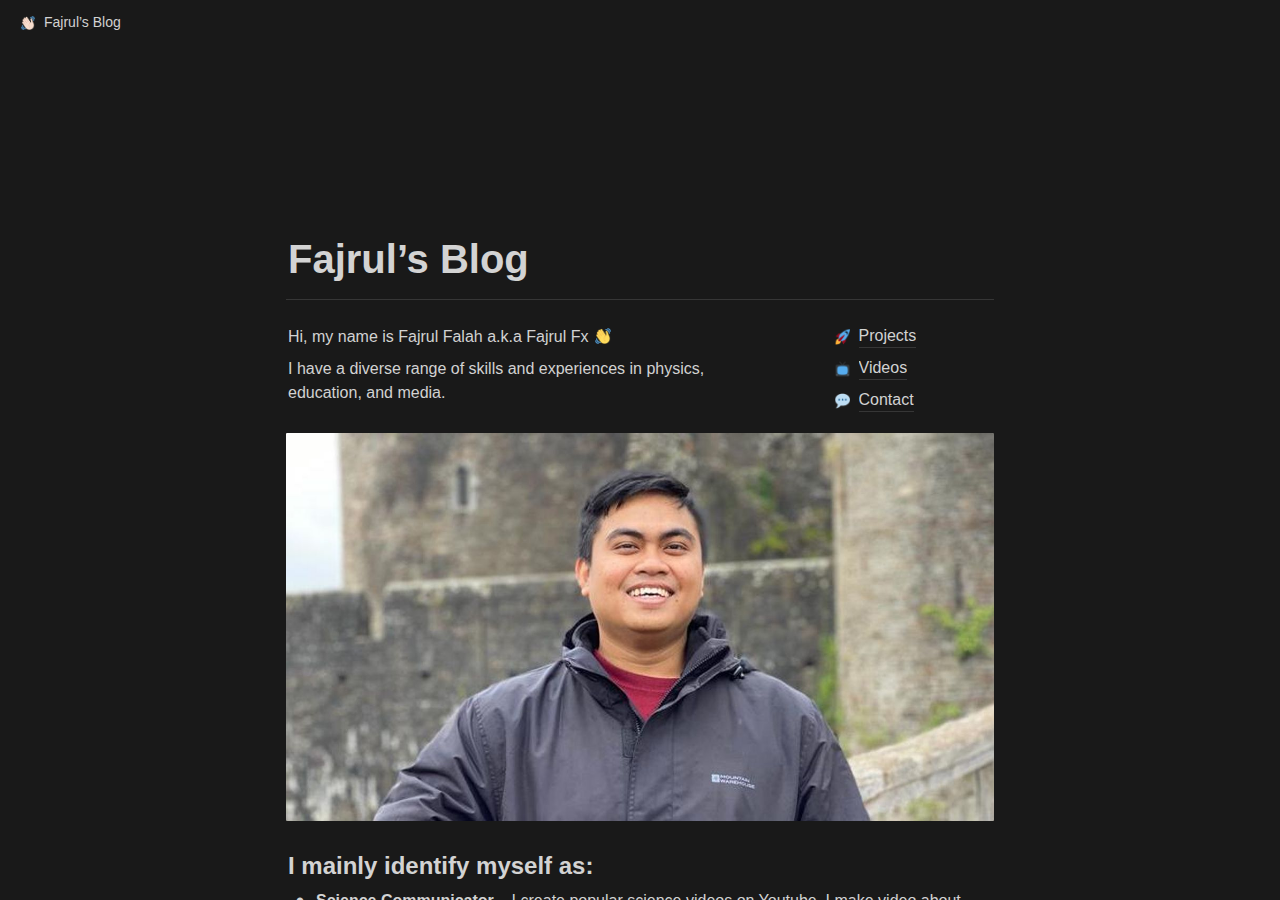
<file: index.html>
<html class="notion-html"><head lang="en"><meta charset="utf-8"/><meta content="width=device-width,height=device-height,initial-scale=1,maximum-scale=1,user-scalable=no,viewport-fit=cover" name="viewport"/><title>Fajrul’s Blog</title><meta content="en_US" property="og:locale"/><link href="[data-uri]" rel="shortcut icon" type="image/x-icon"/><link href="/images/logo-ios.png" rel="apple-touch-icon"/><meta content="yes" name="apple-mobile-web-app-capable"/><meta content="telephone=no" name="format-detection"/><meta content="no" name="msapplication-tap-highlight"/><link href="e218a1aef6df86309cb95b61e446888efa3b0379.css" media="print" rel="stylesheet"/><link href="87cb8054003093194fca9e8b417296018cbffb68.css" rel="stylesheet"/><meta content="Fajrul Fx's Blog" name="title"/><meta content="Personal website of Fajrul Falah" name="description"/><link href="e1d809d762eeca23edf0cb31bb17bf3c703085f5.css" rel="stylesheet"/><link href="None" rel="icon" sizes="16x16" type="image/png"/></head><body class="notion-body"><style>body{background:#fff}body.dark{background:#191919}@keyframes startup-shimmer-animation{0%{transform:translateX(-100%) translateZ(0)}100%{transform:translateX(100%) translateZ(0)}}@keyframes startup-shimmer-fade-in{0%{opacity:0}100%{opacity:1}}@keyframes startup-spinner-rotate{0%{transform:rotate(0) translateZ(0)}100%{transform:rotate(360deg) translateZ(0)}}#initial-loading-spinner{position:fixed;height:100vh;width:100vw;z-index:-1;display:none;align-items:center;justify-content:center;opacity:.5}#initial-loading-spinner svg{height:24px;width:24px;animation:startup-spinner-rotate 1s linear infinite;transform-origin:center center;pointer-events:none}#skeleton{background:#fff;position:fixed;height:100vh;width:100vw;z-index:-1;display:none;overflow:hidden}#initial-loading-spinner.show,#skeleton.show{display:flex}body.dark #skeleton{background:#191919}.notion-front-page #skeleton,.notion-mobile #skeleton{display:none}#skeleton-sidebar{background-color:#fbfbfa;box-shadow:inset -1px 0 0 0 rgba(0,0,0,.025);display:flex;width:240px;flex-direction:column;padding:12px 14px;overflow:hidden}body.dark #skeleton-sidebar{background-color:#202020;box-shadow:inset -1px 0 0 0 rgba(255,255,255,.05)}#skeleton.isElectron #skeleton-sidebar{padding-top:46px}#skeleton .row{display:flex;margin-bottom:8px;align-items:center}#skeleton .row.fadein{animation:1s ease-in 0s 1 normal both running startup-shimmer-fade-in}#skeleton .chevron{width:12px;height:12px;display:block;margin-right:4px;fill:rgba(227,226,224,.5)}body.dark #skeleton .chevron{fill:#2f2f2f}.startup-shimmer{background:rgba(227,226,224,.5);overflow:hidden;position:relative}body.dark .startup-shimmer{background:#2f2f2f}.startup-shimmer::before{content:"";position:absolute;height:100%;width:100%;z-index:1;animation:1s linear infinite startup-shimmer-animation;background:linear-gradient(90deg,transparent 0,rgba(255,255,255,.4) 50%,transparent 100%)}body.dark .startup-shimmer::before{background:linear-gradient(90deg,transparent 0,rgba(86,86,86,.4) 50%,transparent 100%)}#skeleton .icon{width:20px;height:20px;border-radius:4px}#skeleton .text{height:10px;border-radius:10px}#skeleton .draggable{-webkit-app-region:drag;position:absolute;top:0;left:0;width:100%;height:36px;display:none}#skeleton.isElectron .draggable{display:block}</style><style id="scroll-properties">
			::-webkit-scrollbar {
				width: 10px;
				height: 10px;
			}
			::-webkit-scrollbar {
				background: transparent;
			}
			::-webkit-scrollbar-track {
				background: #EDECE9;
			}
			::-webkit-scrollbar-thumb {
				background:#D3D1CB;
			}
			::-webkit-scrollbar-thumb:hover {
				background:#AEACA6;
			}
		</style><div id="notion-app"><div class="notion-app-inner notion-dark-theme" style='color: rgba(255, 255, 255, 0.81); fill: currentcolor; line-height: 1.5; font-family: ui-sans-serif, -apple-system, BlinkMacSystemFont, "Segoe UI", Helvetica, "Apple Color Emoji", Arial, sans-serif, "Segoe UI Emoji", "Segoe UI Symbol"; -webkit-font-smoothing: auto; background-color: rgb(25, 25, 25);'><div style="height: 100%;"><div class="notion-cursor-listener" style="width: 100vw; height: 100%; position: relative; display: flex; flex: 1 1 0%; background: rgb(25, 25, 25); cursor: text;"><div class="" style="display: flex; flex-direction: column; width: 100%; overflow: hidden;"><div style="max-width: 100vw; z-index: 100; background: rgb(25, 25, 25); user-select: none;"><div class="notion-topbar" style="width: 100%; max-width: 100vw; height: 45px; opacity: 1; transition: opacity 700ms ease 0s, color 700ms ease 0s; position: relative;"><div style="display: flex; justify-content: space-between; align-items: center; overflow: hidden; height: 45px; padding-left: 12px; padding-right: 10px;"><div class="notranslate shadow-cursor-breadcrumb" style="display: flex; align-items: center; line-height: 1.2; font-size: 14px; height: 100%; flex-grow: 0; margin-right: 8px; min-width: 0px;"><div role="button" style="user-select: none; transition: background 20ms ease-in 0s; cursor: pointer; display: inline-flex; align-items: center; flex-shrink: 1; white-space: nowrap; height: 24px; border-radius: 4px; font-size: 14px; line-height: 1.2; min-width: 0px; padding-left: 6px; padding-right: 6px; color: rgba(255, 255, 255, 0.81);" tabindex="0"><div class="notion-record-icon notranslate" style="display: flex; align-items: center; justify-content: center; height: 20px; width: 20px; border-radius: 0.25em; flex-shrink: 0; margin-right: 6px;"><div style="display: flex; align-items: center; justify-content: center; height: 20px; width: 20px;"><div style="height: 14px; width: 14px; font-size: 14px; line-height: 1; margin-left: 0px; color: rgb(246, 246, 246);"><img alt="👋🏻" aria-label="👋🏻" class="notion-emoji" src="[data-uri]" style="width: 100%;
height: 100%;
background: url(f87457017f44d1d87f6d662556796277387c1c28.png) 20.339% 86.4407%/6000% 6000%"/></div></div></div><div class="notranslate" style="white-space: nowrap; overflow: hidden; text-overflow: ellipsis; max-width: 240px;">Fajrul’s Blog</div></div></div><div style="flex-grow: 1; flex-shrink: 1;"></div><div role="button" style="user-select: none; transition: background 20ms ease-in 0s; cursor: pointer; display: inline-flex; align-items: center; flex-shrink: 0; white-space: nowrap; height: 28px; border-radius: 4px; font-size: 14px; line-height: 1.2; min-width: 0px; padding-left: 8px; padding-right: 8px; color: rgba(255, 255, 255, 0.81);" tabindex="0"><svg class="searchNew" style="width: 14px; height: 14px; display: block; fill: inherit; flex-shrink: 0; backface-visibility: hidden; margin-right: 6px;" viewBox="0 0 17 17"><path d="M6.78027 13.6729C8.24805 13.6729 9.60156 13.1982 10.709 12.4072L14.875 16.5732C15.0684 16.7666 15.3232 16.8633 15.5957 16.8633C16.167 16.8633 16.5713 16.4238 16.5713 15.8613C16.5713 15.5977 16.4834 15.3516 16.29 15.1582L12.1504 11.0098C13.0205 9.86719 13.5391 8.45215 13.5391 6.91406C13.5391 3.19629 10.498 0.155273 6.78027 0.155273C3.0625 0.155273 0.0214844 3.19629 0.0214844 6.91406C0.0214844 10.6318 3.0625 13.6729 6.78027 13.6729ZM6.78027 12.2139C3.87988 12.2139 1.48047 9.81445 1.48047 6.91406C1.48047 4.01367 3.87988 1.61426 6.78027 1.61426C9.68066 1.61426 12.0801 4.01367 12.0801 6.91406C12.0801 9.81445 9.68066 12.2139 6.78027 12.2139Z"></path></svg>Search</div><div role="button" style="user-select: none; transition: background 20ms ease-in 0s; cursor: pointer; display: flex; align-items: center; justify-content: center; width: 32px; height: 28px; border-radius: 3px;" tabindex="0"><svg class="dots" style="width: 18px; height: 18px; display: block; fill: inherit; flex-shrink: 0; backface-visibility: hidden;" viewBox="0 0 13 3"><g><path d="M3,1.5A1.5,1.5,0,1,1,1.5,0,1.5,1.5,0,0,1,3,1.5Z"></path><path d="M8,1.5A1.5,1.5,0,1,1,6.5,0,1.5,1.5,0,0,1,8,1.5Z"></path><path d="M13,1.5A1.5,1.5,0,1,1,11.5,0,1.5,1.5,0,0,1,13,1.5Z"></path></g></svg></div><div style="flex: 0 0 auto; width: 1px; height: 16px; margin-left: 8px; margin-right: 8px; background: rgba(255, 255, 255, 0.13);"></div><div role="button" style="user-select: none; transition: background 20ms ease-in 0s; cursor: pointer; display: inline-flex; align-items: center; flex-shrink: 0; white-space: nowrap; height: 28px; border-radius: 4px; font-size: 14px; line-height: 1.2; min-width: 0px; padding-left: 8px; padding-right: 8px; color: rgba(255, 255, 255, 0.81);" tabindex="0"><svg class="notionLogo" style="width: 18px; height: 18px; display: block; fill: inherit; flex-shrink: 0; backface-visibility: hidden; margin-right: 6px;" viewBox="0 0 120 126"><path d="M 20.6927 21.9315C 24.5836 25.0924 26.0432 24.8512 33.3492 24.3638L 102.228 20.2279C 103.689 20.2279 102.474 18.7705 101.987 18.5283L 90.5477 10.2586C 88.3558 8.55699 85.4356 6.60818 79.8387 7.09563L 13.1433 11.9602C 10.711 12.2014 10.2251 13.4175 11.1939 14.3924L 20.6927 21.9315ZM 24.8281 37.9835L 24.8281 110.456C 24.8281 114.351 26.7745 115.808 31.1553 115.567L 106.853 111.187C 111.236 110.946 111.724 108.267 111.724 105.103L 111.724 33.1169C 111.724 29.958 110.509 28.2544 107.826 28.4976L 28.721 33.1169C 25.8018 33.3622 24.8281 34.8225 24.8281 37.9835ZM 99.5567 41.8711C 100.042 44.0622 99.5567 46.2512 97.3618 46.4974L 93.7143 47.2241L 93.7143 100.728C 90.5477 102.43 87.6275 103.403 85.1942 103.403C 81.2983 103.403 80.3226 102.186 77.4044 98.54L 53.5471 61.087L 53.5471 97.3239L 61.0964 99.0275C 61.0964 99.0275 61.0964 103.403 55.0057 103.403L 38.2148 104.377C 37.727 103.403 38.2148 100.973 39.9179 100.486L 44.2996 99.2717L 44.2996 51.36L 38.2158 50.8725C 37.728 48.6815 38.9431 45.5225 42.3532 45.2773L 60.3661 44.0631L 85.1942 82.0036L 85.1942 48.4402L 78.864 47.7136C 78.3781 45.0351 80.3226 43.0902 82.7569 42.849L 99.5567 41.8711ZM 7.5434 5.39404L 76.9175 0.285276C 85.4366 -0.445402 87.6285 0.0440428 92.983 3.93368L 115.128 19.4982C 118.782 22.1747 120 22.9034 120 25.8211L 120 111.187C 120 116.537 118.051 119.701 111.237 120.185L 30.6734 125.05C 25.5584 125.294 23.124 124.565 20.4453 121.158L 4.13735 99.9994C 1.21516 96.1048 0 93.191 0 89.7819L 0 13.903C 0 9.5279 1.94945 5.8785 7.5434 5.39404Z"></path></svg>Try Notion</div></div></div><div style="width: calc(100% - 0px); user-select: none;"></div></div><div class="notion-frame" style="flex-grow: 0; flex-shrink: 1; display: flex; flex-direction: column; background: rgb(25, 25, 25); z-index: 1; height: calc(100vh - 45px); max-height: 100%; position: relative; width: 1920px;"><div class="notion-scroller vertical" style="display: flex; flex-direction: column; z-index: 1; flex-grow: 1; position: relative; align-items: center; margin-right: 0px; margin-bottom: 0px; overflow: hidden auto;"><div style="position: absolute; top: 0px; left: 0px;"><div></div></div><div class="whenContentEditable" data-content-editable-root="true" style="caret-color: rgba(255, 255, 255, 0.81); width: 100%; display: flex; flex-direction: column; position: relative; align-items: center; flex-grow: 1; --whenContentEditable--WebkitUserModify:read-write-plaintext-only;"><span style="height: 1px; width: 1px;"></span><div class="pseudoSelection" contenteditable="false" data-content-editable-void="true" style="user-select: none; --pseudoSelection--background:transparent; width: 100%; display: flex; flex-direction: column; align-items: center; flex-shrink: 0; flex-grow: 0; z-index: 2;"></div><div style="width: 100%; display: flex; justify-content: center; z-index: 3; flex-shrink: 0;"><div style="max-width: 100%; min-width: 0px; width: 900px;"><div style="width: 100%; display: flex; flex-direction: column; align-items: center; flex-shrink: 0; flex-grow: 0;"><div style="max-width: 100%; padding-left: calc(96px + env(safe-area-inset-left)); width: 100%;"><div class="pseudoSelection" contenteditable="false" data-content-editable-void="true" style="user-select: none; --pseudoSelection--background:transparent; pointer-events: none;"><div class="notion-record-icon notranslate" style="display: flex; align-items: center; justify-content: center; height: 78px; width: 78px; border-radius: 0.25em; flex-shrink: 0; position: relative; z-index: 1; margin-left: 3px; margin-bottom: 0px; margin-top: 96px; pointer-events: auto;"><div style="display: flex; align-items: center; justify-content: center; height: 78px; width: 78px;"><div style="height: 78px; width: 78px; font-size: 78px; line-height: 1; margin-left: 0px; color: rgb(246, 246, 246);"><div style="position: relative; width: 78px; height: 78px;"><img alt="👋🏻" aria-label="👋🏻" class="notion-emoji" src="[data-uri]" style="width: 78px;
height: 78px;
background: url(f87457017f44d1d87f6d662556796277387c1c28.png) 20.339% 86.4407%/6000% 6000%;
opacity: 0;
transition: opacity 100ms ease-out 0s"/><img alt="👋🏻" aria-label="👋🏻" src="8f45e9ac4b33efad392e06220fae6baaae491f7d.svg" style="position: absolute; top: 0px; left: 0px; opacity: 0; width: 78px; height: 78px;"/></div></div></div></div><div class="notion-page-controls" style='display: flex; justify-content: flex-start; flex-wrap: wrap; margin-top: 8px; margin-bottom: 4px; margin-left: -1px; color: rgba(255, 255, 255, 0.282); font-family: ui-sans-serif, -apple-system, BlinkMacSystemFont, "Segoe UI", Helvetica, "Apple Color Emoji", Arial, sans-serif, "Segoe UI Emoji", "Segoe UI Symbol"; height: 24px; pointer-events: auto;'></div></div><div style="padding-right: calc(96px + env(safe-area-inset-right));"><div><div class="notion-selectable notion-page-block" data-block-id="94f06de4-40a2-43b5-95b7-0b3d1c67cacc" style='color: rgba(255, 255, 255, 0.81); font-weight: 700; line-height: 1.2; font-size: 40px; font-family: ui-sans-serif, -apple-system, BlinkMacSystemFont, "Segoe UI", Helvetica, "Apple Color Emoji", Arial, sans-serif, "Segoe UI Emoji", "Segoe UI Symbol"; cursor: text; display: flex; align-items: center;'><div contenteditable="false" data-content-editable-leaf="true" placeholder="Untitled" spellcheck="true" style="max-width: 100%; width: 100%; white-space: pre-wrap; word-break: break-word; caret-color: rgba(255, 255, 255, 0.81); padding: 3px 2px;">Fajrul’s Blog</div></div><div style="margin-left: 4px;"></div></div></div></div></div><div style="width: 100%; display: flex; flex-direction: column; align-items: center; flex-shrink: 0; flex-grow: 0;"><div contenteditable="false" data-content-editable-void="true" style="padding-left: calc(96px + env(safe-area-inset-left)); padding-right: calc(96px + env(safe-area-inset-right)); max-width: 100%; width: 100%;"></div></div></div></div><main style="display: flex; width: 100%; justify-content: center; padding-top: 5px;"><div style="max-width: 100%; min-width: 0px; width: 900px;"><div class="notion-page-content" style="flex-shrink: 0; flex-grow: 1; max-width: 100%; display: flex; align-items: flex-start; flex-direction: column; font-size: 16px; line-height: 1.5; width: 100%; z-index: 4; padding-bottom: 30vh; padding-left: calc(96px + env(safe-area-inset-left)); padding-right: calc(96px + env(safe-area-inset-right));"><div class="notion-selectable notion-divider-block" data-block-id="5276f3b1-fcbc-466b-938e-30dad731b317" style="width: 100%; max-width: 1718px; margin-top: 2px; margin-bottom: 1px;"><div class="notion-cursor-default" style="display: flex; align-items: center; justify-content: center; pointer-events: auto; width: 100%; height: 13px; flex: 0 0 auto; color: rgba(255, 255, 255, 0.13);"><div role="separator" style="width: 100%; height: 1px; visibility: visible; border-bottom: 1px solid rgba(255, 255, 255, 0.13);"></div></div></div><div class="notion-selectable notion-column_list-block" data-block-id="1c9d28d2-2ec8-4429-98c6-975692dafd51" style="width: 100%; max-width: 1718px; align-self: center; margin-top: 1px; margin-bottom: 1px;"><div style="display: flex;"><div style="padding-top: 12px; padding-bottom: 12px; flex-grow: 0; flex-shrink: 0; width: calc((100% - 46px) * 0.75);"><div class="notion-selectable notion-column-block" data-block-id="f3915ebe-3ca0-47a2-aafc-8f748ee36ef1" style="display: flex; flex-direction: column;"><div class="notion-selectable notion-text-block" data-block-id="8c08e99a-d980-45cb-b046-b628f8c6a848" style="width: 100%; max-width: 100%; margin-top: 2px; margin-bottom: 1px;"><div style="color: inherit; fill: inherit;"><div style="display: flex;"><div contenteditable="false" data-content-editable-leaf="true" placeholder=" " spellcheck="true" style="max-width: 100%; width: 100%; white-space: pre-wrap; word-break: break-word; caret-color: rgba(255, 255, 255, 0.81); padding: 3px 2px;">Hi, my name is Fajrul Falah a.k.a Fajrul Fx <img alt="👋" aria-label="👋" class="notion-emoji" src="[data-uri]" style="width: 1em;
height: 1em;
background-repeat: no-repeat;
background: url(f87457017f44d1d87f6d662556796277387c1c28.png);
background-position-x: 20.338983%;
background-position-y: 84.745763%;
background-size: 6000% 6000%;
vertical-align: -0.1em;
margin: 0 0.1em"/>​</div></div></div></div><div class="notion-selectable notion-text-block" data-block-id="53952efc-bf96-4a9a-a469-10744ae0547c" style="width: 100%; max-width: 100%; margin-top: 1px; margin-bottom: 0px;"><div style="color: inherit; fill: inherit;"><div style="display: flex;"><div contenteditable="false" data-content-editable-leaf="true" placeholder=" " spellcheck="true" style="max-width: 100%; width: 100%; white-space: pre-wrap; word-break: break-word; caret-color: rgba(255, 255, 255, 0.81); padding: 3px 2px;">I have a diverse range of skills and experiences in physics, education, and media.</div></div></div></div></div></div><div style="position: relative; width: 46px; flex-grow: 0; flex-shrink: 0; transition: opacity 200ms ease-out 0s; opacity: 0;"></div><div style="padding-top: 12px; padding-bottom: 12px; flex-grow: 0; flex-shrink: 0; width: calc((100% - 46px) * 0.25);"><div class="notion-selectable notion-column-block" data-block-id="c33ee30b-b162-4294-8101-fb388ada73c9" style="display: flex; flex-direction: column;"><div class="notion-selectable notion-page-block" data-block-id="5778bfcf-d616-4ab0-91eb-766db0b97766" style="width: 100%; max-width: 100%; margin-top: 2px; margin-bottom: 1px;"><div class="pseudoSelection" contenteditable="false" data-content-editable-void="true" style="user-select: none; --pseudoSelection--background:transparent;"><a href="projects" rel="noopener noreferrer" style="display: block; color: inherit; text-decoration: none; user-select: none; transition: background 20ms ease-in 0s; cursor: pointer; fill: inherit;"><div style="display: flex; align-items: center; width: 100%;"><div style="flex: 1 1 0px; min-width: 1px; padding-top: 3px; padding-bottom: 3px; padding-left: 2px;"><div style="display: flex; align-items: center;"><div style="position: relative; width: 24px; height: 24px; margin-right: 4px;"><div class="notion-record-icon notranslate" style="display: flex; align-items: center; justify-content: center; height: 100%; width: 100%; border-radius: 0.25em; flex-shrink: 0;"><div style="display: flex; align-items: center; justify-content: center; height: 22px; width: 22px;"><div style="height: 15.4px; width: 15.4px; font-size: 15.4px; line-height: 1; margin-left: 0px; color: rgb(246, 246, 246);"><img alt="🚀" aria-label="🚀" class="notion-emoji" src="[data-uri]" style="width: 100%;
height: 100%;
background: url(f87457017f44d1d87f6d662556796277387c1c28.png) 61.0169% 11.8644%/6000% 6000%"/></div></div></div></div><div class="notranslate" style="white-space: nowrap; overflow: hidden; text-overflow: ellipsis; font-weight: 500; line-height: 1.3; border-bottom: 1px solid rgba(255, 255, 255, 0.13);">Projects</div></div></div><div class="pseudoSelection" contenteditable="false" data-content-editable-void="true" data-text-edit-side="end" style="user-select: none; --pseudoSelection--background:transparent; margin-left: 4px; display: flex; align-items: center; justify-content: center; flex-grow: 0; flex-shrink: 0; min-height: calc(1.5em + 3px + 3px);"><div style="width: 28px;"></div></div></div></a></div></div><div class="notion-selectable notion-page-block" data-block-id="e91b7917-5e99-4ac8-9177-b8c5ff67602e" style="width: 100%; max-width: 100%; margin-top: 1px; margin-bottom: 1px;"><div class="pseudoSelection" contenteditable="false" data-content-editable-void="true" style="user-select: none; --pseudoSelection--background:transparent;"><a href="videos" rel="noopener noreferrer" style="display: block; color: inherit; text-decoration: none; user-select: none; transition: background 20ms ease-in 0s; cursor: pointer; fill: inherit;"><div style="display: flex; align-items: center; width: 100%;"><div style="flex: 1 1 0px; min-width: 1px; padding-top: 3px; padding-bottom: 3px; padding-left: 2px;"><div style="display: flex; align-items: center;"><div style="position: relative; width: 24px; height: 24px; margin-right: 4px;"><div class="notion-record-icon notranslate" style="display: flex; align-items: center; justify-content: center; height: 100%; width: 100%; border-radius: 0.25em; flex-shrink: 0;"><div style="display: flex; align-items: center; justify-content: center; height: 22px; width: 22px;"><div style="height: 15.4px; width: 15.4px; font-size: 15.4px; line-height: 1; margin-left: 0px; color: rgb(246, 246, 246);"><img alt="📺" aria-label="📺" class="notion-emoji" src="[data-uri]" style="width: 100%;
height: 100%;
background: url(f87457017f44d1d87f6d662556796277387c1c28.png) 49.1525% 83.0508%/6000% 6000%"/></div></div></div></div><div class="notranslate" style="white-space: nowrap; overflow: hidden; text-overflow: ellipsis; font-weight: 500; line-height: 1.3; border-bottom: 1px solid rgba(255, 255, 255, 0.13);">Videos</div></div></div><div class="pseudoSelection" contenteditable="false" data-content-editable-void="true" data-text-edit-side="end" style="user-select: none; --pseudoSelection--background:transparent; margin-left: 4px; display: flex; align-items: center; justify-content: center; flex-grow: 0; flex-shrink: 0; min-height: calc(1.5em + 3px + 3px);"><div style="width: 28px;"></div></div></div></a></div></div><div class="notion-selectable notion-page-block" data-block-id="aeccdbfa-c034-4f35-8acb-e6491d9b1a29" style="width: 100%; max-width: 100%; margin-top: 1px; margin-bottom: 0px;"><div class="pseudoSelection" contenteditable="false" data-content-editable-void="true" style="user-select: none; --pseudoSelection--background:transparent;"><a href="contact" rel="noopener noreferrer" style="display: block; color: inherit; text-decoration: none; user-select: none; transition: background 20ms ease-in 0s; cursor: pointer; fill: inherit;"><div style="display: flex; align-items: center; width: 100%;"><div style="flex: 1 1 0px; min-width: 1px; padding-top: 3px; padding-bottom: 3px; padding-left: 2px;"><div style="display: flex; align-items: center;"><div style="position: relative; width: 24px; height: 24px; margin-right: 4px;"><div class="notion-record-icon notranslate" style="display: flex; align-items: center; justify-content: center; height: 100%; width: 100%; border-radius: 0.25em; flex-shrink: 0;"><div style="display: flex; align-items: center; justify-content: center; height: 22px; width: 22px;"><div style="height: 15.4px; width: 15.4px; font-size: 15.4px; line-height: 1; margin-left: 0px; color: rgb(246, 246, 246);"><img alt="💬" aria-label="💬" class="notion-emoji" src="[data-uri]" style="width: 100%;
height: 100%;
background: url(f87457017f44d1d87f6d662556796277387c1c28.png) 47.4576% 52.5424%/6000% 6000%"/></div></div></div></div><div class="notranslate" style="white-space: nowrap; overflow: hidden; text-overflow: ellipsis; font-weight: 500; line-height: 1.3; border-bottom: 1px solid rgba(255, 255, 255, 0.13);">Contact</div></div></div><div class="pseudoSelection" contenteditable="false" data-content-editable-void="true" data-text-edit-side="end" style="user-select: none; --pseudoSelection--background:transparent; margin-left: 4px; display: flex; align-items: center; justify-content: center; flex-grow: 0; flex-shrink: 0; min-height: calc(1.5em + 3px + 3px);"><div style="width: 28px;"></div></div></div></a></div></div></div></div></div></div><div class="notion-selectable notion-image-block" data-block-id="ee73f5e4-b5ac-493c-909d-888a5909d165" style="width: 100%; max-width: 1910px; align-self: flex-start; margin-top: 4px; margin-bottom: 4px;"><div contenteditable="false" data-content-editable-void="true"><div style="display: flex;"><div class="notion-cursor-default" style="position: relative; overflow: hidden; flex-grow: 1;"><div style="position: relative;"><div><div style="height: 100%; width: 100%;"><img referrerpolicy="same-origin" src="d2edb63aa24852fe790572964627e857b6841417.jpg" style="display: block; object-fit: cover; border-radius: 1px; pointer-events: auto; width: 100%;"/></div></div></div><div style='position: absolute; top: 4px; right: 4px; border-radius: 3px; color: white; fill: white; font-size: 11.5px; background: rgba(0, 0, 0, 0.6); display: flex; white-space: nowrap; height: 26px; max-width: calc(100% - 16px); overflow: hidden; pointer-events: none; opacity: 0; transition: opacity 300ms ease-in 0s; font-family: ui-sans-serif, -apple-system, BlinkMacSystemFont, "Segoe UI", Helvetica, "Apple Color Emoji", Arial, sans-serif, "Segoe UI Emoji", "Segoe UI Symbol"; z-index: 2;'><div role="button" style="user-select: none; transition: background 20ms ease-in 0s; cursor: pointer; display: flex; align-items: center; justify-content: center; padding: 4px 6px; border-right: 1px solid rgba(255, 255, 255, 0.2);" tabindex="0"><svg class="download" style="width: 14px; height: 14px; display: block; fill: white; flex-shrink: 0; backface-visibility: hidden; margin-right: 0px;" viewBox="0 0 16 16"><path d="M8.215 15.126c3.862 0 7.061-3.192 7.061-7.062 0-3.862-3.199-7.061-7.068-7.061-3.862 0-7.055 3.2-7.055 7.061 0 3.87 3.2 7.062 7.062 7.062zm0-1.388a5.654 5.654 0 01-5.667-5.674 5.642 5.642 0 015.66-5.667 5.66 5.66 0 015.68 5.667 5.66 5.66 0 01-5.673 5.674zm0-9.174c-.342 0-.602.247-.602.588v3.234l.062 1.401-.622-.766-.766-.8a.557.557 0 00-.41-.177.54.54 0 00-.56.547c0 .164.054.3.163.41l2.256 2.283c.15.157.294.226.479.226.191 0 .335-.075.485-.226l2.256-2.283a.557.557 0 00.164-.41.539.539 0 00-.56-.547.523.523 0 00-.41.178l-.766.793-.622.779.054-1.408V5.152c0-.341-.253-.588-.601-.588z"></path></svg></div><div role="button" style="user-select: none; transition: opacity 200ms ease-in 0s; cursor: pointer; display: flex; align-items: center; justify-content: center; flex-shrink: 0; width: 24px; height: 24px; border-radius: 3px; fill: rgba(255, 255, 255, 0.443);" tabindex="0"><svg class="dots" style="width: 14px; height: 14px; display: block; fill: white; flex-shrink: 0; backface-visibility: hidden;" viewBox="0 0 13 3"><g><path d="M3,1.5A1.5,1.5,0,1,1,1.5,0,1.5,1.5,0,0,1,3,1.5Z"></path><path d="M8,1.5A1.5,1.5,0,1,1,6.5,0,1.5,1.5,0,0,1,8,1.5Z"></path><path d="M13,1.5A1.5,1.5,0,1,1,11.5,0,1.5,1.5,0,0,1,13,1.5Z"></path></g></svg></div></div></div></div></div></div><div class="notion-selectable notion-sub_header-block" data-block-id="c808e5dd-289f-4da7-b726-5e304dbb56e9" style="width: 100%; max-width: 1718px; margin-top: 1.4em; margin-bottom: 1px;"><div style="display: flex; width: 100%; color: inherit; fill: inherit;"><div contenteditable="false" data-content-editable-leaf="true" placeholder="Heading 2" spellcheck="true" style='max-width: 100%; width: 100%; white-space: pre-wrap; word-break: break-word; caret-color: rgba(255, 255, 255, 0.81); padding: 3px 2px; font-family: ui-sans-serif, -apple-system, BlinkMacSystemFont, "Segoe UI", Helvetica, "Apple Color Emoji", Arial, sans-serif, "Segoe UI Emoji", "Segoe UI Symbol"; font-weight: 600; font-size: 1.5em; line-height: 1.3;'><span class="notion-enable-hover" data-token-index="0" style="font-weight:600">I mainly identify myself as:</span></div></div></div><div class="notion-selectable notion-bulleted_list-block" data-block-id="8b365258-6a49-4a1c-b24f-f2c8bb6f37f5" style="width: 100%; max-width: 1718px; margin-top: 1px; margin-bottom: 1px;"><div style="display: flex; align-items: flex-start; width: 100%; padding-left: 2px; color: inherit; fill: inherit;"><div class="pseudoSelection" contenteditable="false" data-content-editable-void="true" data-text-edit-side="start" style="user-select: none; --pseudoSelection--background:transparent; margin-right: 2px; width: 24px; display: flex; align-items: center; justify-content: center; flex-grow: 0; flex-shrink: 0; min-height: calc(1.5em + 3px + 3px);"><div class="pseudoBefore" style='font-size: 1.5em; line-height: 1; margin-bottom: 0px; --pseudoBefore--fontFamily:Arial; --pseudoBefore--content:"•";'></div></div><div style="flex: 1 1 0px; min-width: 1px; display: flex; flex-direction: column;"><div style="display: flex;"><div contenteditable="false" data-content-editable-leaf="true" placeholder="List" spellcheck="true" style="max-width: 100%; width: 100%; white-space: pre-wrap; word-break: break-word; caret-color: rgba(255, 255, 255, 0.81); padding: 3px 2px; text-align: left;"><span class="notion-enable-hover" data-token-index="0" style="font-weight:600">Science Communicator</span> – I create popular science videos on Youtube. I make video about physics of anime, physics of game, and physics of… <span class="notion-enable-hover" data-token-index="2" style="font-style:italic">everything</span>.</div></div></div></div></div><div class="notion-selectable notion-bulleted_list-block" data-block-id="0a8a6a36-d4e2-42c4-b22b-dd5c79fb0a0b" style="width: 100%; max-width: 1718px; margin-top: 1px; margin-bottom: 1px;"><div style="display: flex; align-items: flex-start; width: 100%; padding-left: 2px; color: inherit; fill: inherit;"><div class="pseudoSelection" contenteditable="false" data-content-editable-void="true" data-text-edit-side="start" style="user-select: none; --pseudoSelection--background:transparent; margin-right: 2px; width: 24px; display: flex; align-items: center; justify-content: center; flex-grow: 0; flex-shrink: 0; min-height: calc(1.5em + 3px + 3px);"><div class="pseudoBefore" style='font-size: 1.5em; line-height: 1; margin-bottom: 0px; --pseudoBefore--fontFamily:Arial; --pseudoBefore--content:"•";'></div></div><div style="flex: 1 1 0px; min-width: 1px; display: flex; flex-direction: column;"><div style="display: flex;"><div contenteditable="false" data-content-editable-leaf="true" placeholder="List" spellcheck="true" style="max-width: 100%; width: 100%; white-space: pre-wrap; word-break: break-word; caret-color: rgba(255, 255, 255, 0.81); padding: 3px 2px; text-align: left;"><span class="notion-enable-hover" data-token-index="0" style="font-weight:600">Physicist</span> – Previously, I worked as a physicist in industry at DTECH-ENGINEERING company, and then completed my physics study (M.Sc) at the School of Physics and Astronomy at Cardiff University, UK.</div></div></div></div></div><div class="notion-selectable notion-text-block" data-block-id="98c6f48b-2279-43d1-9d92-7188c994010d" style="width: 100%; max-width: 1718px; margin-top: 1px; margin-bottom: 1px;"><div style="color: inherit; fill: inherit;"><div style="display: flex;"><div contenteditable="false" data-content-editable-leaf="true" placeholder=" " spellcheck="true" style="max-width: 100%; width: 100%; white-space: pre-wrap; word-break: break-word; caret-color: rgba(255, 255, 255, 0.81); padding: 3px 2px; min-height: 1em; color: rgba(255, 255, 255, 0.81); -webkit-text-fill-color: rgba(255, 255, 255, 0.282);"></div></div></div></div><div class="notion-selectable notion-sub_header-block" data-block-id="fddef0a7-023d-428d-89ca-150ad5a0764a" style="width: 100%; max-width: 1718px; margin-top: 1.4em; margin-bottom: 1px;"><div style="display: flex; width: 100%; color: inherit; fill: inherit;"><div contenteditable="false" data-content-editable-leaf="true" placeholder="Heading 2" spellcheck="true" style='max-width: 100%; width: 100%; white-space: pre-wrap; word-break: break-word; caret-color: rgba(255, 255, 255, 0.81); padding: 3px 2px; font-family: ui-sans-serif, -apple-system, BlinkMacSystemFont, "Segoe UI", Helvetica, "Apple Color Emoji", Arial, sans-serif, "Segoe UI Emoji", "Segoe UI Symbol"; font-weight: 600; font-size: 1.5em; line-height: 1.3;'><span class="notion-enable-hover" data-token-index="0" style="font-weight:600">Work Experiences:</span></div></div></div><div class="notion-selectable notion-bulleted_list-block" data-block-id="fe183504-591f-4920-8fdc-2f185ec8e2bc" style="width: 100%; max-width: 1718px; margin-top: 1px; margin-bottom: 1px;"><div style="display: flex; align-items: flex-start; width: 100%; padding-left: 2px; color: inherit; fill: inherit;"><div class="pseudoSelection" contenteditable="false" data-content-editable-void="true" data-text-edit-side="start" style="user-select: none; --pseudoSelection--background:transparent; margin-right: 2px; width: 24px; display: flex; align-items: center; justify-content: center; flex-grow: 0; flex-shrink: 0; min-height: calc(1.5em + 3px + 3px);"><div class="pseudoBefore" style='font-size: 1.5em; line-height: 1; margin-bottom: 0px; --pseudoBefore--fontFamily:Arial; --pseudoBefore--content:"•";'></div></div><div style="flex: 1 1 0px; min-width: 1px; display: flex; flex-direction: column;"><div style="display: flex;"><div contenteditable="false" data-content-editable-leaf="true" placeholder="List" spellcheck="true" style="max-width: 100%; width: 100%; white-space: pre-wrap; word-break: break-word; caret-color: rgba(255, 255, 255, 0.81); padding: 3px 2px; text-align: left;"><span class="notion-enable-hover" data-token-index="0" style="font-weight:600">Founder and CEO</span>, FUSI<span class="notion-enable-hover" data-token-index="2" style="font-weight:600">
</span>(2022 – now)<span class="notion-enable-hover" data-token-index="4" style="font-style:italic">
</span>Fusi is science-focused media organization committed to making complex scientific concepts accessible through captivating educational content across both digital and non-digital platform. Leveraging extensive expertise in physics, our YouTube channel has gained 800k+ subs and 100M+ views.</div></div></div></div></div><div class="notion-selectable notion-bulleted_list-block" data-block-id="687eb82b-403a-4f34-befc-e0a82f18b5c0" style="width: 100%; max-width: 1718px; margin-top: 1px; margin-bottom: 1px;"><div style="display: flex; align-items: flex-start; width: 100%; padding-left: 2px; color: inherit; fill: inherit;"><div class="pseudoSelection" contenteditable="false" data-content-editable-void="true" data-text-edit-side="start" style="user-select: none; --pseudoSelection--background:transparent; margin-right: 2px; width: 24px; display: flex; align-items: center; justify-content: center; flex-grow: 0; flex-shrink: 0; min-height: calc(1.5em + 3px + 3px);"><div class="pseudoBefore" style='font-size: 1.5em; line-height: 1; margin-bottom: 0px; --pseudoBefore--fontFamily:Arial; --pseudoBefore--content:"•";'></div></div><div style="flex: 1 1 0px; min-width: 1px; display: flex; flex-direction: column;"><div style="display: flex;"><div contenteditable="false" data-content-editable-leaf="true" placeholder="List" spellcheck="true" style="max-width: 100%; width: 100%; white-space: pre-wrap; word-break: break-word; caret-color: rgba(255, 255, 255, 0.81); padding: 3px 2px; text-align: left;"><span class="notion-enable-hover" data-token-index="0" style="font-weight:600">Physicist, DTECH-ENGINEERING 
</span>(Jun 2019 – May 2021)<span class="notion-enable-hover" data-token-index="2" style="font-style:italic">
</span>I did physics analysis and calculation for various technology products, such as: 5-axis CNC milling, cargo drone, racing bike engine, and many more.</div></div></div></div></div><div class="notion-selectable notion-bulleted_list-block" data-block-id="29e30afa-a8d9-4851-9668-72f673adfb83" style="width: 100%; max-width: 1718px; margin-top: 1px; margin-bottom: 1px;"><div style="display: flex; align-items: flex-start; width: 100%; padding-left: 2px; color: inherit; fill: inherit;"><div class="pseudoSelection" contenteditable="false" data-content-editable-void="true" data-text-edit-side="start" style="user-select: none; --pseudoSelection--background:transparent; margin-right: 2px; width: 24px; display: flex; align-items: center; justify-content: center; flex-grow: 0; flex-shrink: 0; min-height: calc(1.5em + 3px + 3px);"><div class="pseudoBefore" style='font-size: 1.5em; line-height: 1; margin-bottom: 0px; --pseudoBefore--fontFamily:Arial; --pseudoBefore--content:"•";'></div></div><div style="flex: 1 1 0px; min-width: 1px; display: flex; flex-direction: column;"><div style="display: flex;"><div contenteditable="false" data-content-editable-leaf="true" placeholder="List" spellcheck="true" style="max-width: 100%; width: 100%; white-space: pre-wrap; word-break: break-word; caret-color: rgba(255, 255, 255, 0.81); padding: 3px 2px; text-align: left;"><span class="notion-enable-hover" data-token-index="0" style="font-weight:600">Editor in Chief, Saintif 
</span>(2017 – 2020)<span class="notion-enable-hover" data-token-index="2" style="font-style:italic">
</span>Saintif.com is an online popular science media that focus on bridging the gap between science and society. We’ve now pivoted to Youtube (Fajrul Fx) to open up new opportunities and make a bigger impacts.</div></div></div></div></div><div class="notion-selectable notion-bulleted_list-block" data-block-id="22257fa8-5baf-4a1b-9ee7-8c7940e58445" style="width: 100%; max-width: 1718px; margin-top: 1px; margin-bottom: 1px;"><div style="display: flex; align-items: flex-start; width: 100%; padding-left: 2px; color: inherit; fill: inherit;"><div class="pseudoSelection" contenteditable="false" data-content-editable-void="true" data-text-edit-side="start" style="user-select: none; --pseudoSelection--background:transparent; margin-right: 2px; width: 24px; display: flex; align-items: center; justify-content: center; flex-grow: 0; flex-shrink: 0; min-height: calc(1.5em + 3px + 3px);"><div class="pseudoBefore" style='font-size: 1.5em; line-height: 1; margin-bottom: 0px; --pseudoBefore--fontFamily:Arial; --pseudoBefore--content:"•";'></div></div><div style="flex: 1 1 0px; min-width: 1px; display: flex; flex-direction: column;"><div style="display: flex;"><div contenteditable="false" data-content-editable-leaf="true" placeholder="List" spellcheck="true" style="max-width: 100%; width: 100%; white-space: pre-wrap; word-break: break-word; caret-color: rgba(255, 255, 255, 0.81); padding: 3px 2px; text-align: left;"><span class="notion-enable-hover" data-token-index="0" style="font-weight:600">Physics Laboratory Assistant, Bionano Material Lab, Diponegoro University
</span>(Aug 2018 – Jul 2019)</div></div><div class="notion-selectable notion-bulleted_list-block" data-block-id="f0db6497-a8a3-4d0b-a1b3-a2029b3b4f63" style="width: 100%; max-width: 100%; margin-top: 2px; margin-bottom: 1px;"><div style="display: flex; align-items: flex-start; width: 100%; padding-left: 2px; color: inherit; fill: inherit;"><div class="pseudoSelection" contenteditable="false" data-content-editable-void="true" data-text-edit-side="start" style="user-select: none; --pseudoSelection--background:transparent; margin-right: 2px; width: 24px; display: flex; align-items: center; justify-content: center; flex-grow: 0; flex-shrink: 0; min-height: calc(1.5em + 3px + 3px);"><div class="pseudoBefore" style='font-size: 1.5em; line-height: 1; margin-bottom: 0px; --pseudoBefore--fontFamily:Arial; --pseudoBefore--content:"◦";'></div></div><div style="flex: 1 1 0px; min-width: 1px; display: flex; flex-direction: column;"><div style="display: flex;"><div contenteditable="false" data-content-editable-leaf="true" placeholder="List" spellcheck="true" style="max-width: 100%; width: 100%; white-space: pre-wrap; word-break: break-word; caret-color: rgba(255, 255, 255, 0.81); padding: 3px 2px; text-align: left;">I synthesised, analysed, and simulated various materials such as MnO2 nanorod and Carbon Nanotube as the electrode for battery/supercapacitor</div></div></div></div></div><div class="notion-selectable notion-bulleted_list-block" data-block-id="0057044a-b494-44a7-a56c-f6d384c61b16" style="width: 100%; max-width: 100%; margin-top: 1px; margin-bottom: 0px;"><div style="display: flex; align-items: flex-start; width: 100%; padding-left: 2px; color: inherit; fill: inherit;"><div class="pseudoSelection" contenteditable="false" data-content-editable-void="true" data-text-edit-side="start" style="user-select: none; --pseudoSelection--background:transparent; margin-right: 2px; width: 24px; display: flex; align-items: center; justify-content: center; flex-grow: 0; flex-shrink: 0; min-height: calc(1.5em + 3px + 3px);"><div class="pseudoBefore" style='font-size: 1.5em; line-height: 1; margin-bottom: 0px; --pseudoBefore--fontFamily:Arial; --pseudoBefore--content:"◦";'></div></div><div style="flex: 1 1 0px; min-width: 1px; display: flex; flex-direction: column;"><div style="display: flex;"><div contenteditable="false" data-content-editable-leaf="true" placeholder="List" spellcheck="true" style="max-width: 100%; width: 100%; white-space: pre-wrap; word-break: break-word; caret-color: rgba(255, 255, 255, 0.81); padding: 3px 2px; text-align: left;">Assisting lab visitors in designing and conducting experiments</div></div></div></div></div></div></div></div><div class="notion-selectable notion-bulleted_list-block" data-block-id="c48f150b-21fa-4b4c-847d-942a460bc38a" style="width: 100%; max-width: 1718px; margin-top: 1px; margin-bottom: 1px;"><div style="display: flex; align-items: flex-start; width: 100%; padding-left: 2px; color: inherit; fill: inherit;"><div class="pseudoSelection" contenteditable="false" data-content-editable-void="true" data-text-edit-side="start" style="user-select: none; --pseudoSelection--background:transparent; margin-right: 2px; width: 24px; display: flex; align-items: center; justify-content: center; flex-grow: 0; flex-shrink: 0; min-height: calc(1.5em + 3px + 3px);"><div class="pseudoBefore" style='font-size: 1.5em; line-height: 1; margin-bottom: 0px; --pseudoBefore--fontFamily:Arial; --pseudoBefore--content:"•";'></div></div><div style="flex: 1 1 0px; min-width: 1px; display: flex; flex-direction: column;"><div style="display: flex;"><div contenteditable="false" data-content-editable-leaf="true" placeholder="List" spellcheck="true" style="max-width: 100%; width: 100%; white-space: pre-wrap; word-break: break-word; caret-color: rgba(255, 255, 255, 0.81); padding: 3px 2px; text-align: left;"><span class="notion-enable-hover" data-token-index="0" style="font-weight:600">Physics Problem Solver, Upwork
</span>(Jun 2017 – Aug 2018)<span class="notion-enable-hover" data-token-index="2" style="font-style:italic">
</span>I worked as a physics problem solver. I help clients worldwide to solve physics problems: from as simple as physics homework, creating physics exam questions to the industry’s real physics problem.</div></div></div></div></div><div class="notion-selectable notion-text-block" data-block-id="15d50ed6-2b56-482f-8f98-c700b1648cfc" style="width: 100%; max-width: 1718px; margin-top: 1px; margin-bottom: 1px;"><div style="color: inherit; fill: inherit;"><div style="display: flex;"><div contenteditable="false" data-content-editable-leaf="true" placeholder=" " spellcheck="true" style="max-width: 100%; width: 100%; white-space: pre-wrap; word-break: break-word; caret-color: rgba(255, 255, 255, 0.81); padding: 3px 2px; min-height: 1em; color: rgba(255, 255, 255, 0.81); -webkit-text-fill-color: rgba(255, 255, 255, 0.282);"></div></div></div></div><div class="notion-selectable notion-sub_header-block" data-block-id="48e5bf18-40e6-4dfd-b10d-6559862d7fc8" style="width: 100%; max-width: 1718px; margin-top: 1.4em; margin-bottom: 1px;"><div style="display: flex; width: 100%; color: inherit; fill: inherit;"><div contenteditable="false" data-content-editable-leaf="true" placeholder="Heading 2" spellcheck="true" style='max-width: 100%; width: 100%; white-space: pre-wrap; word-break: break-word; caret-color: rgba(255, 255, 255, 0.81); padding: 3px 2px; font-family: ui-sans-serif, -apple-system, BlinkMacSystemFont, "Segoe UI", Helvetica, "Apple Color Emoji", Arial, sans-serif, "Segoe UI Emoji", "Segoe UI Symbol"; font-weight: 600; font-size: 1.5em; line-height: 1.3;'><span class="notion-enable-hover" data-token-index="0" style="font-weight:600">Education:</span></div></div></div><div class="notion-selectable notion-bulleted_list-block" data-block-id="1912d1e1-7508-4642-8ea1-b3d585590b2c" style="width: 100%; max-width: 1718px; margin-top: 1px; margin-bottom: 1px;"><div style="display: flex; align-items: flex-start; width: 100%; padding-left: 2px; color: inherit; fill: inherit;"><div class="pseudoSelection" contenteditable="false" data-content-editable-void="true" data-text-edit-side="start" style="user-select: none; --pseudoSelection--background:transparent; margin-right: 2px; width: 24px; display: flex; align-items: center; justify-content: center; flex-grow: 0; flex-shrink: 0; min-height: calc(1.5em + 3px + 3px);"><div class="pseudoBefore" style='font-size: 1.5em; line-height: 1; margin-bottom: 0px; --pseudoBefore--fontFamily:Arial; --pseudoBefore--content:"•";'></div></div><div style="flex: 1 1 0px; min-width: 1px; display: flex; flex-direction: column;"><div style="display: flex;"><div contenteditable="false" data-content-editable-leaf="true" placeholder="List" spellcheck="true" style="max-width: 100%; width: 100%; white-space: pre-wrap; word-break: break-word; caret-color: rgba(255, 255, 255, 0.81); padding: 3px 2px; text-align: left;"><span class="notion-enable-hover" data-token-index="0" style="font-weight:600">Master Degree
</span>School of Physics and Astronomy
Cardiff University, UK
2021 – 2022</div></div></div></div></div><div class="notion-selectable notion-bulleted_list-block" data-block-id="d7c97b02-9c06-4492-b56f-006fe034233d" style="width: 100%; max-width: 1718px; margin-top: 1px; margin-bottom: 1px;"><div style="display: flex; align-items: flex-start; width: 100%; padding-left: 2px; color: inherit; fill: inherit;"><div class="pseudoSelection" contenteditable="false" data-content-editable-void="true" data-text-edit-side="start" style="user-select: none; --pseudoSelection--background:transparent; margin-right: 2px; width: 24px; display: flex; align-items: center; justify-content: center; flex-grow: 0; flex-shrink: 0; min-height: calc(1.5em + 3px + 3px);"><div class="pseudoBefore" style='font-size: 1.5em; line-height: 1; margin-bottom: 0px; --pseudoBefore--fontFamily:Arial; --pseudoBefore--content:"•";'></div></div><div style="flex: 1 1 0px; min-width: 1px; display: flex; flex-direction: column;"><div style="display: flex;"><div contenteditable="false" data-content-editable-leaf="true" placeholder="List" spellcheck="true" style="max-width: 100%; width: 100%; white-space: pre-wrap; word-break: break-word; caret-color: rgba(255, 255, 255, 0.81); padding: 3px 2px; text-align: left;"><span class="notion-enable-hover" data-token-index="0" style="font-weight:600">Bachelor Degree
</span>Department of Physics
Diponegoro University, Indonesia
2015 – 2019</div></div></div></div></div><div class="notion-selectable notion-text-block" data-block-id="61a6b1a6-3686-4bf3-9818-b54fbc6a93f2" style="width: 100%; max-width: 1718px; margin-top: 1px; margin-bottom: 1px;"><div style="color: inherit; fill: inherit;"><div style="display: flex;"><div contenteditable="false" data-content-editable-leaf="true" placeholder=" " spellcheck="true" style="max-width: 100%; width: 100%; white-space: pre-wrap; word-break: break-word; caret-color: rgba(255, 255, 255, 0.81); padding: 3px 2px; min-height: 1em; color: rgba(255, 255, 255, 0.81); -webkit-text-fill-color: rgba(255, 255, 255, 0.282);"></div></div></div></div><div class="notion-selectable notion-sub_header-block" data-block-id="a472e3ed-48b1-42d3-90a2-c76624c3f400" style="width: 100%; max-width: 1718px; margin-top: 1.4em; margin-bottom: 1px;"><div style="display: flex; width: 100%; color: inherit; fill: inherit;"><div contenteditable="false" data-content-editable-leaf="true" placeholder="Heading 2" spellcheck="true" style='max-width: 100%; width: 100%; white-space: pre-wrap; word-break: break-word; caret-color: rgba(255, 255, 255, 0.81); padding: 3px 2px; font-family: ui-sans-serif, -apple-system, BlinkMacSystemFont, "Segoe UI", Helvetica, "Apple Color Emoji", Arial, sans-serif, "Segoe UI Emoji", "Segoe UI Symbol"; font-weight: 600; font-size: 1.5em; line-height: 1.3;'><span class="notion-enable-hover" data-token-index="0" style="font-weight:600">Human Life</span></div></div></div><div class="notion-selectable notion-text-block" data-block-id="cbb96c9b-fa02-40b4-93b2-56b9d8fe7bc2" style="width: 100%; max-width: 1718px; margin-top: 1px; margin-bottom: 1px;"><div style="color: inherit; fill: inherit;"><div style="display: flex;"><div contenteditable="false" data-content-editable-leaf="true" placeholder=" " spellcheck="true" style="max-width: 100%; width: 100%; white-space: pre-wrap; word-break: break-word; caret-color: rgba(255, 255, 255, 0.81); padding: 3px 2px;">My vision is to bridge the gap between science and society.</div></div></div></div><div class="notion-selectable notion-text-block" data-block-id="b0084c96-f931-4c95-90b3-dfb6ad167c9a" style="width: 100%; max-width: 1718px; margin-top: 1px; margin-bottom: 1px;"><div style="color: inherit; fill: inherit;"><div style="display: flex;"><div contenteditable="false" data-content-editable-leaf="true" placeholder=" " spellcheck="true" style="max-width: 100%; width: 100%; white-space: pre-wrap; word-break: break-word; caret-color: rgba(255, 255, 255, 0.81); padding: 3px 2px; min-height: 1em; color: rgba(255, 255, 255, 0.81); -webkit-text-fill-color: rgba(255, 255, 255, 0.282);"></div></div></div></div><div class="notion-selectable notion-sub_header-block" data-block-id="b8a95a05-ab44-49ec-b78b-57b6024cef8d" style="width: 100%; max-width: 1718px; margin-top: 1.4em; margin-bottom: 1px;"><div style="display: flex; width: 100%; color: inherit; fill: inherit;"><div contenteditable="false" data-content-editable-leaf="true" placeholder="Heading 2" spellcheck="true" style='max-width: 100%; width: 100%; white-space: pre-wrap; word-break: break-word; caret-color: rgba(255, 255, 255, 0.81); padding: 3px 2px; font-family: ui-sans-serif, -apple-system, BlinkMacSystemFont, "Segoe UI", Helvetica, "Apple Color Emoji", Arial, sans-serif, "Segoe UI Emoji", "Segoe UI Symbol"; font-weight: 600; font-size: 1.5em; line-height: 1.3;'><span class="notion-enable-hover" data-token-index="0" style="font-weight:600">Key Milestones:</span></div></div></div><div class="notion-selectable notion-bulleted_list-block" data-block-id="8ffb4495-7647-447b-b7eb-729e90877ee6" style="width: 100%; max-width: 1718px; margin-top: 1px; margin-bottom: 1px;"><div style="display: flex; align-items: flex-start; width: 100%; padding-left: 2px; color: inherit; fill: inherit;"><div class="pseudoSelection" contenteditable="false" data-content-editable-void="true" data-text-edit-side="start" style="user-select: none; --pseudoSelection--background:transparent; margin-right: 2px; width: 24px; display: flex; align-items: center; justify-content: center; flex-grow: 0; flex-shrink: 0; min-height: calc(1.5em + 3px + 3px);"><div class="pseudoBefore" style='font-size: 1.5em; line-height: 1; margin-bottom: 0px; --pseudoBefore--fontFamily:Arial; --pseudoBefore--content:"•";'></div></div><div style="flex: 1 1 0px; min-width: 1px; display: flex; flex-direction: column;"><div style="display: flex;"><div contenteditable="false" data-content-editable-leaf="true" placeholder="List" spellcheck="true" style="max-width: 100%; width: 100%; white-space: pre-wrap; word-break: break-word; caret-color: rgba(255, 255, 255, 0.81); padding: 3px 2px; text-align: left;">Tiktok Indonesia #MasterEdukasi (Silver Medal) 2020</div></div></div></div></div><div class="notion-selectable notion-bulleted_list-block" data-block-id="741bc955-f900-40fa-8c12-2b287742dc33" style="width: 100%; max-width: 1718px; margin-top: 1px; margin-bottom: 1px;"><div style="display: flex; align-items: flex-start; width: 100%; padding-left: 2px; color: inherit; fill: inherit;"><div class="pseudoSelection" contenteditable="false" data-content-editable-void="true" data-text-edit-side="start" style="user-select: none; --pseudoSelection--background:transparent; margin-right: 2px; width: 24px; display: flex; align-items: center; justify-content: center; flex-grow: 0; flex-shrink: 0; min-height: calc(1.5em + 3px + 3px);"><div class="pseudoBefore" style='font-size: 1.5em; line-height: 1; margin-bottom: 0px; --pseudoBefore--fontFamily:Arial; --pseudoBefore--content:"•";'></div></div><div style="flex: 1 1 0px; min-width: 1px; display: flex; flex-direction: column;"><div style="display: flex;"><div contenteditable="false" data-content-editable-leaf="true" placeholder="List" spellcheck="true" style="max-width: 100%; width: 100%; white-space: pre-wrap; word-break: break-word; caret-color: rgba(255, 255, 255, 0.81); padding: 3px 2px; text-align: left;">Champion of WSIS (World Summit on the Information Society) 2019 on Media Category in Geneva, Switzerland</div></div></div></div></div><div class="notion-selectable notion-bulleted_list-block" data-block-id="65ca9801-9681-4796-88f2-2fa546440f03" style="width: 100%; max-width: 1718px; margin-top: 1px; margin-bottom: 1px;"><div style="display: flex; align-items: flex-start; width: 100%; padding-left: 2px; color: inherit; fill: inherit;"><div class="pseudoSelection" contenteditable="false" data-content-editable-void="true" data-text-edit-side="start" style="user-select: none; --pseudoSelection--background:transparent; margin-right: 2px; width: 24px; display: flex; align-items: center; justify-content: center; flex-grow: 0; flex-shrink: 0; min-height: calc(1.5em + 3px + 3px);"><div class="pseudoBefore" style='font-size: 1.5em; line-height: 1; margin-bottom: 0px; --pseudoBefore--fontFamily:Arial; --pseudoBefore--content:"•";'></div></div><div style="flex: 1 1 0px; min-width: 1px; display: flex; flex-direction: column;"><div style="display: flex;"><div contenteditable="false" data-content-editable-leaf="true" placeholder="List" spellcheck="true" style="max-width: 100%; width: 100%; white-space: pre-wrap; word-break: break-word; caret-color: rgba(255, 255, 255, 0.81); padding: 3px 2px; text-align: left;">Quora Indonesia Best Writer 2019</div></div></div></div></div><div class="notion-selectable notion-bulleted_list-block" data-block-id="b6aa9501-1bee-4ce7-a1a7-6a7478da9ff1" style="width: 100%; max-width: 1718px; margin-top: 1px; margin-bottom: 1px;"><div style="display: flex; align-items: flex-start; width: 100%; padding-left: 2px; color: inherit; fill: inherit;"><div class="pseudoSelection" contenteditable="false" data-content-editable-void="true" data-text-edit-side="start" style="user-select: none; --pseudoSelection--background:transparent; margin-right: 2px; width: 24px; display: flex; align-items: center; justify-content: center; flex-grow: 0; flex-shrink: 0; min-height: calc(1.5em + 3px + 3px);"><div class="pseudoBefore" style='font-size: 1.5em; line-height: 1; margin-bottom: 0px; --pseudoBefore--fontFamily:Arial; --pseudoBefore--content:"•";'></div></div><div style="flex: 1 1 0px; min-width: 1px; display: flex; flex-direction: column;"><div style="display: flex;"><div contenteditable="false" data-content-editable-leaf="true" placeholder="List" spellcheck="true" style="max-width: 100%; width: 100%; white-space: pre-wrap; word-break: break-word; caret-color: rgba(255, 255, 255, 0.81); padding: 3px 2px; text-align: left;">Honorable Mention of National Physics Olympiad for Undergraduate Students 2017 &amp; 2018</div></div></div></div></div><div class="notion-selectable notion-bulleted_list-block" data-block-id="6f4fcc2a-82d3-44ea-b415-f21e8ad52991" style="width: 100%; max-width: 1718px; margin-top: 1px; margin-bottom: 1px;"><div style="display: flex; align-items: flex-start; width: 100%; padding-left: 2px; color: inherit; fill: inherit;"><div class="pseudoSelection" contenteditable="false" data-content-editable-void="true" data-text-edit-side="start" style="user-select: none; --pseudoSelection--background:transparent; margin-right: 2px; width: 24px; display: flex; align-items: center; justify-content: center; flex-grow: 0; flex-shrink: 0; min-height: calc(1.5em + 3px + 3px);"><div class="pseudoBefore" style='font-size: 1.5em; line-height: 1; margin-bottom: 0px; --pseudoBefore--fontFamily:Arial; --pseudoBefore--content:"•";'></div></div><div style="flex: 1 1 0px; min-width: 1px; display: flex; flex-direction: column;"><div style="display: flex;"><div contenteditable="false" data-content-editable-leaf="true" placeholder="List" spellcheck="true" style="max-width: 100%; width: 100%; white-space: pre-wrap; word-break: break-word; caret-color: rgba(255, 255, 255, 0.81); padding: 3px 2px; text-align: left;">Gold Medal of JDIE (Japan Design and Innovation Expo) 2018 on Innovation Category</div></div></div></div></div><div class="notion-selectable notion-bulleted_list-block" data-block-id="dd588028-42b1-4819-b6bf-ece2252d90f8" style="width: 100%; max-width: 1718px; margin-top: 1px; margin-bottom: 1px;"><div style="display: flex; align-items: flex-start; width: 100%; padding-left: 2px; color: inherit; fill: inherit;"><div class="pseudoSelection" contenteditable="false" data-content-editable-void="true" data-text-edit-side="start" style="user-select: none; --pseudoSelection--background:transparent; margin-right: 2px; width: 24px; display: flex; align-items: center; justify-content: center; flex-grow: 0; flex-shrink: 0; min-height: calc(1.5em + 3px + 3px);"><div class="pseudoBefore" style='font-size: 1.5em; line-height: 1; margin-bottom: 0px; --pseudoBefore--fontFamily:Arial; --pseudoBefore--content:"•";'></div></div><div style="flex: 1 1 0px; min-width: 1px; display: flex; flex-direction: column;"><div style="display: flex;"><div contenteditable="false" data-content-editable-leaf="true" placeholder="List" spellcheck="true" style="max-width: 100%; width: 100%; white-space: pre-wrap; word-break: break-word; caret-color: rgba(255, 255, 255, 0.81); padding: 3px 2px; text-align: left;">2nd Round Finalist of Airbus Fly Your Ideas 2017 on Design Engineering Category</div></div></div></div></div><div class="notion-selectable notion-bulleted_list-block" data-block-id="0a6c53ae-0e51-4810-82e0-76d7a3a47267" style="width: 100%; max-width: 1718px; margin-top: 1px; margin-bottom: 1px;"><div style="display: flex; align-items: flex-start; width: 100%; padding-left: 2px; color: inherit; fill: inherit;"><div class="pseudoSelection" contenteditable="false" data-content-editable-void="true" data-text-edit-side="start" style="user-select: none; --pseudoSelection--background:transparent; margin-right: 2px; width: 24px; display: flex; align-items: center; justify-content: center; flex-grow: 0; flex-shrink: 0; min-height: calc(1.5em + 3px + 3px);"><div class="pseudoBefore" style='font-size: 1.5em; line-height: 1; margin-bottom: 0px; --pseudoBefore--fontFamily:Arial; --pseudoBefore--content:"•";'></div></div><div style="flex: 1 1 0px; min-width: 1px; display: flex; flex-direction: column;"><div style="display: flex;"><div contenteditable="false" data-content-editable-leaf="true" placeholder="List" spellcheck="true" style="max-width: 100%; width: 100%; white-space: pre-wrap; word-break: break-word; caret-color: rgba(255, 255, 255, 0.81); padding: 3px 2px; text-align: left;">Silver medal of National Physics Olympiad for High School Student 2014</div></div></div></div></div><div class="notion-selectable notion-text-block" data-block-id="22926041-f03c-40a0-85c8-a11ad4b02487" style="width: 100%; max-width: 1718px; margin-top: 1px; margin-bottom: 0px;"><div style="color: inherit; fill: inherit;"><div style="display: flex;"><div contenteditable="false" data-content-editable-leaf="true" placeholder=" " spellcheck="true" style="max-width: 100%; width: 100%; white-space: pre-wrap; word-break: break-word; caret-color: rgba(255, 255, 255, 0.81); padding: 3px 2px; min-height: 1em; color: rgba(255, 255, 255, 0.81); -webkit-text-fill-color: rgba(255, 255, 255, 0.282);"></div></div></div></div></div></div><div contenteditable="false" data-content-editable-void="true" style="width: 0px;"><div style="display: none; flex-shrink: 0; pointer-events: none; width: 0px; position: absolute; right: 192px; opacity: 0;"><div style="display: flex; flex-direction: column; padding: 5px 16px; width: 340px; flex-shrink: 0; height: 100%; position: relative; pointer-events: none; z-index: 1;"><div style="position: absolute; pointer-events: none; width: 100%; height: 100%; top: -5px; background: linear-gradient(rgb(25, 25, 25) 0px, rgba(25, 25, 25, 0) 15px);"></div></div></div></div></main><span style="height: 1px; width: 1px;"></span></div><div class="notion-presence-container" style="position: absolute; top: 0px; left: 0px; z-index: 89;"><div></div></div></div></div></div><div class="notion-peek-renderer" style="position: fixed; top: 0px; right: 0px; bottom: 0px; width: 960px; z-index: 109; transform: translateX(960px) translateZ(0px);"></div></div></div></div></div><script src="1172e9111a5fb396bcb8a05870b5eabf8abf221c.js" type="text/javascript"></script><div style="width: env(safe-area-inset-bottom);"></div></body></html>
</file>
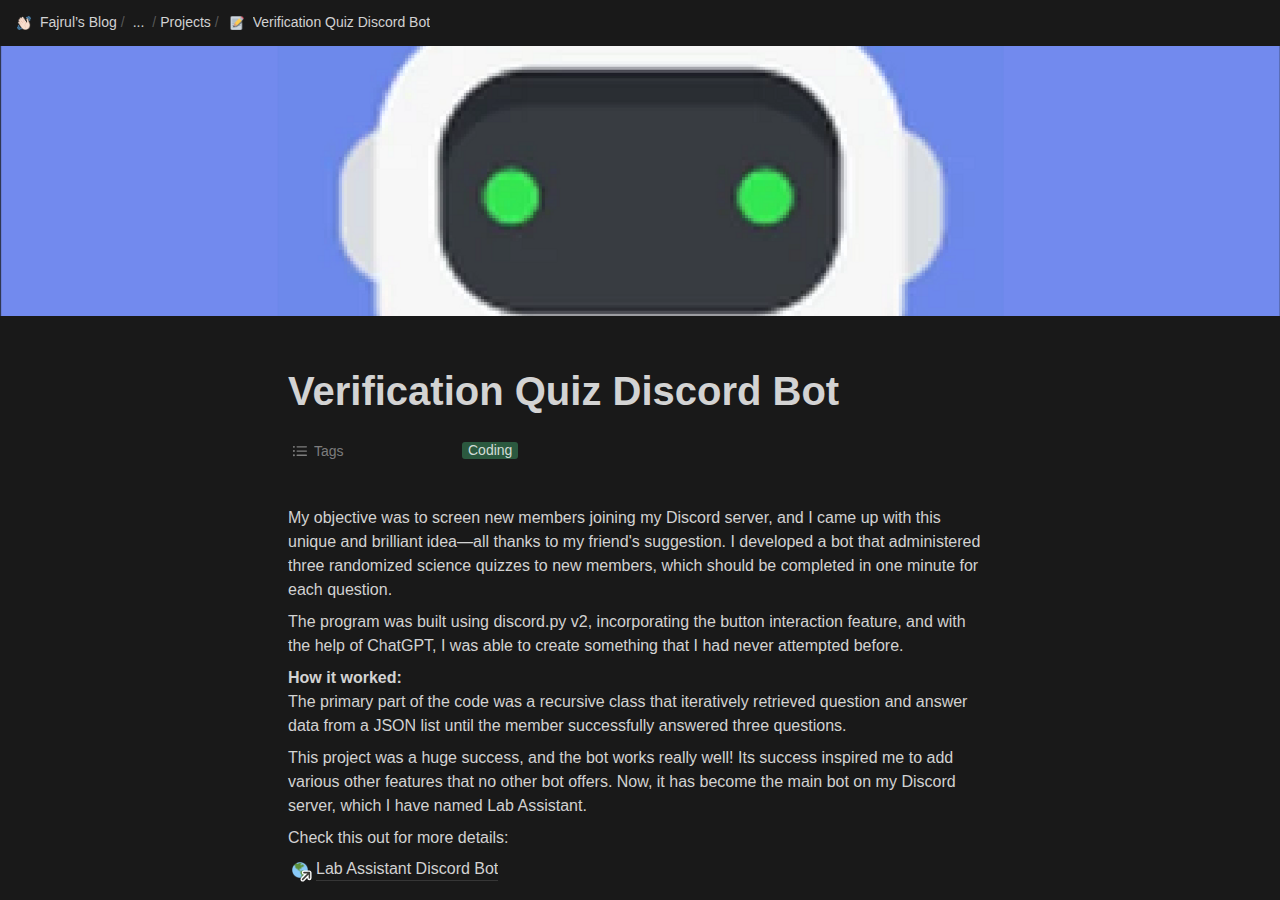
<file: 3b6603c6b9d3445c8b069ca04551f1c9.html>
<html class="notion-html"><head lang="en"><meta charset="utf-8"/><meta content="width=device-width,height=device-height,initial-scale=1,maximum-scale=1,user-scalable=no,viewport-fit=cover" name="viewport"/><title>Verification Quiz Discord Bot</title><meta content="en_US" property="og:locale"/><link href="[data-uri]" rel="shortcut icon" type="image/x-icon"/><link href="/images/logo-ios.png" rel="apple-touch-icon"/><meta content="yes" name="apple-mobile-web-app-capable"/><meta content="telephone=no" name="format-detection"/><meta content="no" name="msapplication-tap-highlight"/><link href="e218a1aef6df86309cb95b61e446888efa3b0379.css" media="print" rel="stylesheet"/><link href="87cb8054003093194fca9e8b417296018cbffb68.css" rel="stylesheet"/><meta content="Fajrul Fx's Blog" name="title"/><meta content="Personal website of Fajrul Falah" name="description"/><link href="e1d809d762eeca23edf0cb31bb17bf3c703085f5.css" rel="stylesheet"/><link href="None" rel="icon" sizes="16x16" type="image/png"/></head><body class="notion-body"><style>body{background:#fff}body.dark{background:#191919}@keyframes startup-shimmer-animation{0%{transform:translateX(-100%) translateZ(0)}100%{transform:translateX(100%) translateZ(0)}}@keyframes startup-shimmer-fade-in{0%{opacity:0}100%{opacity:1}}@keyframes startup-spinner-rotate{0%{transform:rotate(0) translateZ(0)}100%{transform:rotate(360deg) translateZ(0)}}#initial-loading-spinner{position:fixed;height:100vh;width:100vw;z-index:-1;display:none;align-items:center;justify-content:center;opacity:.5}#initial-loading-spinner svg{height:24px;width:24px;animation:startup-spinner-rotate 1s linear infinite;transform-origin:center center;pointer-events:none}#skeleton{background:#fff;position:fixed;height:100vh;width:100vw;z-index:-1;display:none;overflow:hidden}#initial-loading-spinner.show,#skeleton.show{display:flex}body.dark #skeleton{background:#191919}.notion-front-page #skeleton,.notion-mobile #skeleton{display:none}#skeleton-sidebar{background-color:#fbfbfa;box-shadow:inset -1px 0 0 0 rgba(0,0,0,.025);display:flex;width:240px;flex-direction:column;padding:12px 14px;overflow:hidden}body.dark #skeleton-sidebar{background-color:#202020;box-shadow:inset -1px 0 0 0 rgba(255,255,255,.05)}#skeleton.isElectron #skeleton-sidebar{padding-top:46px}#skeleton .row{display:flex;margin-bottom:8px;align-items:center}#skeleton .row.fadein{animation:1s ease-in 0s 1 normal both running startup-shimmer-fade-in}#skeleton .chevron{width:12px;height:12px;display:block;margin-right:4px;fill:rgba(227,226,224,.5)}body.dark #skeleton .chevron{fill:#2f2f2f}.startup-shimmer{background:rgba(227,226,224,.5);overflow:hidden;position:relative}body.dark .startup-shimmer{background:#2f2f2f}.startup-shimmer::before{content:"";position:absolute;height:100%;width:100%;z-index:1;animation:1s linear infinite startup-shimmer-animation;background:linear-gradient(90deg,transparent 0,rgba(255,255,255,.4) 50%,transparent 100%)}body.dark .startup-shimmer::before{background:linear-gradient(90deg,transparent 0,rgba(86,86,86,.4) 50%,transparent 100%)}#skeleton .icon{width:20px;height:20px;border-radius:4px}#skeleton .text{height:10px;border-radius:10px}#skeleton .draggable{-webkit-app-region:drag;position:absolute;top:0;left:0;width:100%;height:36px;display:none}#skeleton.isElectron .draggable{display:block}</style><style id="scroll-properties">
			::-webkit-scrollbar {
				width: 10px;
				height: 10px;
			}
			::-webkit-scrollbar {
				background: transparent;
			}
			::-webkit-scrollbar-track {
				background: #EDECE9;
			}
			::-webkit-scrollbar-thumb {
				background:#D3D1CB;
			}
			::-webkit-scrollbar-thumb:hover {
				background:#AEACA6;
			}
		</style><div id="notion-app"><div class="notion-app-inner notion-dark-theme" style='color: rgba(255, 255, 255, 0.81); fill: currentcolor; line-height: 1.5; font-family: ui-sans-serif, -apple-system, BlinkMacSystemFont, "Segoe UI", Helvetica, "Apple Color Emoji", Arial, sans-serif, "Segoe UI Emoji", "Segoe UI Symbol"; -webkit-font-smoothing: auto; background-color: rgb(25, 25, 25);'><div style="height: 100%;"><div class="notion-cursor-listener" style="width: 100vw; height: 100%; position: relative; display: flex; flex: 1 1 0%; background: rgb(25, 25, 25); cursor: text;"><div class="" style="display: flex; flex-direction: column; width: 100%; overflow: hidden;"><div style="max-width: 100vw; z-index: 100; background: rgb(25, 25, 25); user-select: none;"><div class="notion-topbar" style="width: 100%; max-width: 100vw; height: 45px; opacity: 1; transition: opacity 700ms ease 0s, color 700ms ease 0s; position: relative;"><div style="display: flex; justify-content: space-between; align-items: center; overflow: hidden; height: 45px; padding-left: 12px; padding-right: 10px;"><div class="notranslate shadow-cursor-breadcrumb" style="display: flex; align-items: center; line-height: 1.2; font-size: 14px; height: 100%; flex-grow: 0; margin-right: 8px; min-width: 0px;"><div class="notion-selectable notion-page-block" data-block-id="94f06de4-40a2-43b5-95b7-0b3d1c67cacc" style="display: flex; align-items: center; min-width: 0px;"><a href="fajrul-s-blog" rel="noopener noreferrer" style="display: flex; color: rgba(255, 255, 255, 0.81); text-decoration: none; user-select: none; transition: background 20ms ease-in 0s; cursor: pointer; align-items: center; flex-shrink: 1; white-space: nowrap; height: 24px; border-radius: 4px; font-size: inherit; line-height: 1.2; min-width: 0px; padding: 2px;"><div style="display: flex; align-items: center; min-width: 0px;"><div class="notion-record-icon notranslate" style="display: flex; align-items: center; justify-content: center; height: 20px; width: 20px; border-radius: 0.25em; flex-shrink: 0; margin-right: 6px; font-weight: 500;"><div style="display: flex; align-items: center; justify-content: center; height: 20px; width: 20px;"><div style="height: 14px; width: 14px; font-size: 14px; line-height: 1; margin-left: 0px; color: rgb(246, 246, 246);"><img alt="👋🏻" aria-label="👋🏻" class="notion-emoji" src="[data-uri]" style="width: 100%;
height: 100%;
background: url(f87457017f44d1d87f6d662556796277387c1c28.png) 20.339% 86.4407%/6000% 6000%"/></div></div></div><div class="notranslate" style="white-space: nowrap; overflow: hidden; text-overflow: ellipsis; max-width: 160px;">Fajrul’s Blog</div></div></a></div><span style="margin-left: 2px; margin-right: 2px; color: rgba(255, 255, 255, 0.282);">/</span><div style="display: flex; align-items: center; flex-shrink: 0;"><div role="button" style="user-select: none; transition: background 20ms ease-in 0s; cursor: pointer; display: inline-flex; align-items: center; flex-shrink: 0; white-space: nowrap; height: 24px; border-radius: 4px; font-size: 14px; line-height: 1.2; min-width: 0px; padding-left: 6px; padding-right: 6px; color: rgba(255, 255, 255, 0.81);" tabindex="0">...</div><span style="margin-left: 2px; margin-right: 2px; color: rgba(255, 255, 255, 0.282);">/</span></div><div class="notion-selectable notion-collection_view-block" data-block-id="f6dae53a-1b90-4ec1-8bd4-f009a1d19a82" style="display: flex; align-items: center; min-width: 0px;"><a href="f6dae53a1b904ec18bd4f009a1d19a82" rel="noopener noreferrer" style="display: flex; color: rgba(255, 255, 255, 0.81); text-decoration: none; user-select: none; transition: background 20ms ease-in 0s; cursor: pointer; align-items: center; flex-shrink: 1; white-space: nowrap; height: 24px; border-radius: 4px; font-size: inherit; line-height: 1.2; min-width: 0px; padding: 2px;"><div style="display: flex; align-items: center; min-width: 0px;"><div class="notranslate" style="white-space: nowrap; overflow: hidden; text-overflow: ellipsis; max-width: 160px;">Projects</div></div></a></div><span style="margin-left: 2px; margin-right: 2px; color: rgba(255, 255, 255, 0.282);">/</span><div role="button" style="user-select: none; transition: background 20ms ease-in 0s; cursor: pointer; display: inline-flex; align-items: center; flex-shrink: 1; white-space: nowrap; height: 24px; border-radius: 4px; font-size: 14px; line-height: 1.2; min-width: 0px; padding-left: 6px; padding-right: 6px; color: rgba(255, 255, 255, 0.81);" tabindex="0"><div class="notion-record-icon notranslate" style="display: flex; align-items: center; justify-content: center; height: 20px; width: 20px; border-radius: 0.25em; flex-shrink: 0; margin-right: 6px;"><div style="display: flex; align-items: center; justify-content: center; height: 20px; width: 20px;"><div style="height: 14px; width: 14px; font-size: 14px; line-height: 1; margin-left: 0px; color: rgb(246, 246, 246);"><img alt="📝" aria-label="📝" class="notion-emoji" src="[data-uri]" style="width: 100%;
height: 100%;
background: url(f87457017f44d1d87f6d662556796277387c1c28.png) 49.1525% 33.8983%/6000% 6000%"/></div></div></div><div class="notranslate" style="white-space: nowrap; overflow: hidden; text-overflow: ellipsis; max-width: 240px;">Verification Quiz Discord Bot</div></div></div><div style="flex-grow: 1; flex-shrink: 1;"></div><div role="button" style="user-select: none; transition: background 20ms ease-in 0s; cursor: pointer; display: inline-flex; align-items: center; flex-shrink: 0; white-space: nowrap; height: 28px; border-radius: 4px; font-size: 14px; line-height: 1.2; min-width: 0px; padding-left: 8px; padding-right: 8px; color: rgba(255, 255, 255, 0.81);" tabindex="0"><svg class="searchNew" style="width: 14px; height: 14px; display: block; fill: inherit; flex-shrink: 0; backface-visibility: hidden; margin-right: 6px;" viewBox="0 0 17 17"><path d="M6.78027 13.6729C8.24805 13.6729 9.60156 13.1982 10.709 12.4072L14.875 16.5732C15.0684 16.7666 15.3232 16.8633 15.5957 16.8633C16.167 16.8633 16.5713 16.4238 16.5713 15.8613C16.5713 15.5977 16.4834 15.3516 16.29 15.1582L12.1504 11.0098C13.0205 9.86719 13.5391 8.45215 13.5391 6.91406C13.5391 3.19629 10.498 0.155273 6.78027 0.155273C3.0625 0.155273 0.0214844 3.19629 0.0214844 6.91406C0.0214844 10.6318 3.0625 13.6729 6.78027 13.6729ZM6.78027 12.2139C3.87988 12.2139 1.48047 9.81445 1.48047 6.91406C1.48047 4.01367 3.87988 1.61426 6.78027 1.61426C9.68066 1.61426 12.0801 4.01367 12.0801 6.91406C12.0801 9.81445 9.68066 12.2139 6.78027 12.2139Z"></path></svg>Search</div><div role="button" style="user-select: none; transition: background 20ms ease-in 0s; cursor: pointer; display: flex; align-items: center; justify-content: center; width: 32px; height: 28px; border-radius: 3px;" tabindex="0"><svg class="dots" style="width: 18px; height: 18px; display: block; fill: inherit; flex-shrink: 0; backface-visibility: hidden;" viewBox="0 0 13 3"><g><path d="M3,1.5A1.5,1.5,0,1,1,1.5,0,1.5,1.5,0,0,1,3,1.5Z"></path><path d="M8,1.5A1.5,1.5,0,1,1,6.5,0,1.5,1.5,0,0,1,8,1.5Z"></path><path d="M13,1.5A1.5,1.5,0,1,1,11.5,0,1.5,1.5,0,0,1,13,1.5Z"></path></g></svg></div><div style="flex: 0 0 auto; width: 1px; height: 16px; margin-left: 8px; margin-right: 8px; background: rgba(255, 255, 255, 0.13);"></div><div role="button" style="user-select: none; transition: background 20ms ease-in 0s; cursor: pointer; display: inline-flex; align-items: center; flex-shrink: 0; white-space: nowrap; height: 28px; border-radius: 4px; font-size: 14px; line-height: 1.2; min-width: 0px; padding-left: 8px; padding-right: 8px; color: rgba(255, 255, 255, 0.81);" tabindex="0"><svg class="notionLogo" style="width: 18px; height: 18px; display: block; fill: inherit; flex-shrink: 0; backface-visibility: hidden; margin-right: 6px;" viewBox="0 0 120 126"><path d="M 20.6927 21.9315C 24.5836 25.0924 26.0432 24.8512 33.3492 24.3638L 102.228 20.2279C 103.689 20.2279 102.474 18.7705 101.987 18.5283L 90.5477 10.2586C 88.3558 8.55699 85.4356 6.60818 79.8387 7.09563L 13.1433 11.9602C 10.711 12.2014 10.2251 13.4175 11.1939 14.3924L 20.6927 21.9315ZM 24.8281 37.9835L 24.8281 110.456C 24.8281 114.351 26.7745 115.808 31.1553 115.567L 106.853 111.187C 111.236 110.946 111.724 108.267 111.724 105.103L 111.724 33.1169C 111.724 29.958 110.509 28.2544 107.826 28.4976L 28.721 33.1169C 25.8018 33.3622 24.8281 34.8225 24.8281 37.9835ZM 99.5567 41.8711C 100.042 44.0622 99.5567 46.2512 97.3618 46.4974L 93.7143 47.2241L 93.7143 100.728C 90.5477 102.43 87.6275 103.403 85.1942 103.403C 81.2983 103.403 80.3226 102.186 77.4044 98.54L 53.5471 61.087L 53.5471 97.3239L 61.0964 99.0275C 61.0964 99.0275 61.0964 103.403 55.0057 103.403L 38.2148 104.377C 37.727 103.403 38.2148 100.973 39.9179 100.486L 44.2996 99.2717L 44.2996 51.36L 38.2158 50.8725C 37.728 48.6815 38.9431 45.5225 42.3532 45.2773L 60.3661 44.0631L 85.1942 82.0036L 85.1942 48.4402L 78.864 47.7136C 78.3781 45.0351 80.3226 43.0902 82.7569 42.849L 99.5567 41.8711ZM 7.5434 5.39404L 76.9175 0.285276C 85.4366 -0.445402 87.6285 0.0440428 92.983 3.93368L 115.128 19.4982C 118.782 22.1747 120 22.9034 120 25.8211L 120 111.187C 120 116.537 118.051 119.701 111.237 120.185L 30.6734 125.05C 25.5584 125.294 23.124 124.565 20.4453 121.158L 4.13735 99.9994C 1.21516 96.1048 0 93.191 0 89.7819L 0 13.903C 0 9.5279 1.94945 5.8785 7.5434 5.39404Z"></path></svg>Try Notion</div></div></div><div style="width: calc(100% - 0px); user-select: none;"></div></div><div class="notion-frame" style="flex-grow: 0; flex-shrink: 1; display: flex; flex-direction: column; background: rgb(25, 25, 25); z-index: 1; height: calc(100vh - 45px); max-height: 100%; position: relative; width: 1920px;"><div class="notion-scroller vertical" style="display: flex; flex-direction: column; z-index: 1; flex-grow: 1; position: relative; align-items: center; margin-right: 0px; margin-bottom: 0px; overflow: hidden auto;"><div style="position: absolute; top: 0px; left: 0px;"><div></div></div><div class="whenContentEditable" data-content-editable-root="true" style="caret-color: rgba(255, 255, 255, 0.81); width: 100%; display: flex; flex-direction: column; position: relative; align-items: center; flex-grow: 1; --whenContentEditable--WebkitUserModify:read-write-plaintext-only;"><span style="height: 1px; width: 1px;"></span><div class="pseudoSelection" contenteditable="false" data-content-editable-void="true" style="user-select: none; --pseudoSelection--background:transparent; width: 100%; display: flex; flex-direction: column; align-items: center; flex-shrink: 0; flex-grow: 0; z-index: 2;"><div style="position: relative; width: 100%; display: flex; flex-direction: column; align-items: center; height: 30vh; cursor: default;"><div style="width: 100%; cursor: inherit;"><div style="display: grid; width: 100%; height: 30vh;"><div style="grid-area: 1 / 1 / auto / auto;"><img referrerpolicy="same-origin" src="d92d56f48491360c1ee2fab0da2d2bcde27b46b7.png" style="display: block; object-fit: cover; border-radius: 0px; background: rgb(25, 25, 25); width: 100%; height: 30vh; opacity: 1; object-position: center 50%;"/></div></div></div><div aria-hidden="true" style='background: rgba(0, 0, 0, 0.4); border-radius: 3px; color: white; font-size: 12px; font-family: ui-sans-serif, -apple-system, BlinkMacSystemFont, "Segoe UI", Helvetica, "Apple Color Emoji", Arial, sans-serif, "Segoe UI Emoji", "Segoe UI Symbol"; width: 180px; left: calc(50% - 90px); padding: 0.3em 1.5em; pointer-events: none; position: absolute; top: calc(50% - 10px); text-align: center; opacity: 0;'>Drag image to reposition</div></div></div><div style="width: 100%; display: flex; justify-content: center; z-index: 3; flex-shrink: 0;"><div style="max-width: 100%; min-width: 0px; width: 900px;"><div style="width: 100%; display: flex; flex-direction: column; align-items: center; flex-shrink: 0; flex-grow: 0;"><div style="max-width: 100%; padding-left: calc(96px + env(safe-area-inset-left)); width: 100%;"><div class="pseudoSelection" contenteditable="false" data-content-editable-void="true" style="user-select: none; --pseudoSelection--background:transparent; pointer-events: none;"><div class="notion-record-icon notranslate" style="display: flex; align-items: center; justify-content: center; height: 78px; width: 78px; border-radius: 0.25em; flex-shrink: 0; position: relative; z-index: 1; margin-left: 3px; margin-bottom: 0px; margin-top: -42px; pointer-events: auto;"><div style="display: flex; align-items: center; justify-content: center; height: 78px; width: 78px;"><div style="height: 78px; width: 78px; font-size: 78px; line-height: 1; margin-left: 0px; color: rgb(246, 246, 246);"><div style="position: relative; width: 78px; height: 78px;"><img alt="📝" aria-label="📝" class="notion-emoji" src="[data-uri]" style="width: 78px;
height: 78px;
background: url(f87457017f44d1d87f6d662556796277387c1c28.png) 49.1525% 33.8983%/6000% 6000%;
opacity: 0;
transition: opacity 100ms ease-out 0s"/><img alt="📝" aria-label="📝" src="24bbd1fa237fc4afb11483c3566496432b6ec432.svg" style="position: absolute; top: 0px; left: 0px; opacity: 0; width: 78px; height: 78px;"/></div></div></div></div><div class="notion-page-controls" style='display: flex; justify-content: flex-start; flex-wrap: wrap; margin-top: 8px; margin-bottom: 4px; margin-left: -1px; color: rgba(255, 255, 255, 0.282); font-family: ui-sans-serif, -apple-system, BlinkMacSystemFont, "Segoe UI", Helvetica, "Apple Color Emoji", Arial, sans-serif, "Segoe UI Emoji", "Segoe UI Symbol"; height: 24px; pointer-events: auto;'></div></div><div style="padding-right: calc(96px + env(safe-area-inset-right));"><div><div class="notion-selectable notion-page-block" data-block-id="3b6603c6-b9d3-445c-8b06-9ca04551f1c9" style='color: rgba(255, 255, 255, 0.81); font-weight: 700; line-height: 1.2; font-size: 40px; font-family: ui-sans-serif, -apple-system, BlinkMacSystemFont, "Segoe UI", Helvetica, "Apple Color Emoji", Arial, sans-serif, "Segoe UI Emoji", "Segoe UI Symbol"; cursor: text; display: flex; align-items: center;'><div contenteditable="false" data-content-editable-leaf="true" placeholder="Untitled" spellcheck="true" style="max-width: 100%; width: 100%; white-space: pre-wrap; word-break: break-word; caret-color: rgba(255, 255, 255, 0.81); padding: 3px 2px;">Verification Quiz Discord Bot</div></div><div style="margin-left: 4px;"></div></div></div></div></div><div style="width: 100%; display: flex; flex-direction: column; align-items: center; flex-shrink: 0; flex-grow: 0;"><div contenteditable="false" data-content-editable-void="true" style="padding-left: calc(96px + env(safe-area-inset-left)); padding-right: calc(96px + env(safe-area-inset-right)); max-width: 100%; width: 100%;"><div style="width: 100%; font-size: 14px;"><div style="width: 100%; max-width: 100%; padding: 8px 0px; margin: 0px auto;"><div style="width: 100%; max-width: 100%; padding-top: 8px; margin: 0px auto;"><div style="padding-bottom: 8px;"><div style="margin: 0px;"><div><div style="display: flex; padding-bottom: 4px; width: 100%;"><div style="display: flex; align-items: center; height: 34px; width: 160px; flex: 0 0 auto; color: rgba(255, 255, 255, 0.443);"><div aria-disabled="true" role="button" style="user-select: none; transition: background 20ms ease-in 0s; cursor: default; display: flex; align-items: center; height: 100%; width: 100%; border-radius: 3px; padding: 0px 6px;" tabindex="-1"><div style="display: flex; align-items: center; line-height: 120%; min-width: 0px; font-size: 14px;"><div style="margin-right: 6px;"><svg class="typesMultipleSelect" style="width: 16px; height: 16px; display: block; fill: rgba(255, 255, 255, 0.443); flex-shrink: 0; backface-visibility: hidden;" viewBox="0 0 16 16"><path d="M1.91602 4.83789C2.44238 4.83789 2.87305 4.40723 2.87305 3.87402C2.87305 3.34766 2.44238 2.91699 1.91602 2.91699C1.38281 2.91699 0.952148 3.34766 0.952148 3.87402C0.952148 4.40723 1.38281 4.83789 1.91602 4.83789ZM5.1084 4.52344H14.3984C14.7607 4.52344 15.0479 4.23633 15.0479 3.87402C15.0479 3.51172 14.7607 3.22461 14.3984 3.22461H5.1084C4.74609 3.22461 4.45898 3.51172 4.45898 3.87402C4.45898 4.23633 4.74609 4.52344 5.1084 4.52344ZM1.91602 9.03516C2.44238 9.03516 2.87305 8.60449 2.87305 8.07129C2.87305 7.54492 2.44238 7.11426 1.91602 7.11426C1.38281 7.11426 0.952148 7.54492 0.952148 8.07129C0.952148 8.60449 1.38281 9.03516 1.91602 9.03516ZM5.1084 8.7207H14.3984C14.7607 8.7207 15.0479 8.43359 15.0479 8.07129C15.0479 7.70898 14.7607 7.42188 14.3984 7.42188H5.1084C4.74609 7.42188 4.45898 7.70898 4.45898 8.07129C4.45898 8.43359 4.74609 8.7207 5.1084 8.7207ZM1.91602 13.2324C2.44238 13.2324 2.87305 12.8018 2.87305 12.2686C2.87305 11.7422 2.44238 11.3115 1.91602 11.3115C1.38281 11.3115 0.952148 11.7422 0.952148 12.2686C0.952148 12.8018 1.38281 13.2324 1.91602 13.2324ZM5.1084 12.918H14.3984C14.7607 12.918 15.0479 12.6309 15.0479 12.2686C15.0479 11.9062 14.7607 11.6191 14.3984 11.6191H5.1084C4.74609 11.6191 4.45898 11.9062 4.45898 12.2686C4.45898 12.6309 4.74609 12.918 5.1084 12.918Z"></path></svg></div><div style="white-space: nowrap; overflow: hidden; text-overflow: ellipsis;">Tags</div></div></div></div><div style="display: flex; margin-left: 4px; height: 100%; flex: 1 1 auto; flex-direction: column; min-width: 0px;"><div style="display: flex; align-items: center; margin-left: 4px; height: 100%; flex: 1 1 auto; min-width: 0px;"><div aria-disabled="true" role="button" style="user-select: none; transition: background 20ms ease-in 0s; cursor: default; display: inline-block; align-items: center; border-radius: 3px; width: 100%; min-height: 34px; padding: 0px 8px; font-size: 14px; overflow: hidden;" tabindex="-1"><div style="display: flex; flex-wrap: wrap; padding-top: 8px; padding-bottom: 2px;"><div style="display: flex; align-items: center; flex-shrink: 1; min-width: 0px; max-width: 100%; height: 20px; border-radius: 3px; padding-left: 6px; padding-right: 6px; font-size: 14px; line-height: 120%; color: rgba(255, 255, 255, 0.804); background: rgb(43, 89, 63); margin: 0px 6px 6px 0px;"><div style="white-space: nowrap; overflow: hidden; text-overflow: ellipsis; display: inline-flex; align-items: center;">Coding</div></div></div></div></div></div></div></div></div></div></div></div></div><div style="width: 100%; height: 1px; background: rgba(255, 255, 255, 0.094); margin-bottom: 8px;"></div></div></div></div></div><main style="display: flex; width: 100%; justify-content: center; padding-top: 5px;"><div style="max-width: 100%; min-width: 0px; width: 900px;"><div class="notion-page-content" style="flex-shrink: 0; flex-grow: 1; max-width: 100%; display: flex; align-items: flex-start; flex-direction: column; font-size: 16px; line-height: 1.5; width: 100%; z-index: 4; padding-bottom: 30vh; padding-left: calc(96px + env(safe-area-inset-left)); padding-right: calc(96px + env(safe-area-inset-right));"><div class="notion-selectable notion-text-block" data-block-id="8c33dc15-4258-447c-99de-70ddc6e3dbf2" style="width: 100%; max-width: 1718px; margin-top: 2px; margin-bottom: 1px;"><div style="color: inherit; fill: inherit;"><div style="display: flex;"><div contenteditable="false" data-content-editable-leaf="true" placeholder=" " spellcheck="true" style="max-width: 100%; width: 100%; white-space: pre-wrap; word-break: break-word; caret-color: rgba(255, 255, 255, 0.81); padding: 3px 2px;">My objective was to screen new members joining my Discord server, and I came up with this unique and brilliant idea—all thanks to my friend's suggestion. I developed a bot that administered three randomized science quizzes to new members, which should be completed in one minute for each question.</div></div></div></div><div class="notion-selectable notion-text-block" data-block-id="779845c6-c169-42d3-bfe9-b93a8cbf2b84" style="width: 100%; max-width: 1718px; margin-top: 1px; margin-bottom: 1px;"><div style="color: inherit; fill: inherit;"><div style="display: flex;"><div contenteditable="false" data-content-editable-leaf="true" placeholder=" " spellcheck="true" style="max-width: 100%; width: 100%; white-space: pre-wrap; word-break: break-word; caret-color: rgba(255, 255, 255, 0.81); padding: 3px 2px;">The program was built using discord.py v2, incorporating the button interaction feature, and with the help of ChatGPT, I was able to create something that I had never attempted before.</div></div></div></div><div class="notion-selectable notion-text-block" data-block-id="6a90ce1d-6db3-40f8-8cdd-96e09edccc0a" style="width: 100%; max-width: 1718px; margin-top: 1px; margin-bottom: 1px;"><div style="color: inherit; fill: inherit;"><div style="display: flex;"><div contenteditable="false" data-content-editable-leaf="true" placeholder=" " spellcheck="true" style="max-width: 100%; width: 100%; white-space: pre-wrap; word-break: break-word; caret-color: rgba(255, 255, 255, 0.81); padding: 3px 2px;"><span class="notion-enable-hover" data-token-index="0" style="font-weight:600">How it worked: </span>
The primary part of the code was a recursive class that iteratively retrieved question and answer data from a JSON list until the member successfully answered three questions.</div></div></div></div><div class="notion-selectable notion-text-block" data-block-id="570efc6d-b40c-4afb-925a-81c93ecede01" style="width: 100%; max-width: 1718px; margin-top: 1px; margin-bottom: 1px;"><div style="color: inherit; fill: inherit;"><div style="display: flex;"><div contenteditable="false" data-content-editable-leaf="true" placeholder=" " spellcheck="true" style="max-width: 100%; width: 100%; white-space: pre-wrap; word-break: break-word; caret-color: rgba(255, 255, 255, 0.81); padding: 3px 2px;">This project was a huge success, and the bot works really well! Its success inspired me to add various other features that no other bot offers. Now, it has become the main bot on my Discord server, which I have named Lab Assistant.</div></div></div></div><div class="notion-selectable notion-text-block" data-block-id="402d070b-dc92-48f9-8a76-71f7183551d6" style="width: 100%; max-width: 1718px; margin-top: 1px; margin-bottom: 1px;"><div style="color: inherit; fill: inherit;"><div style="display: flex;"><div contenteditable="false" data-content-editable-leaf="true" placeholder=" " spellcheck="true" style="max-width: 100%; width: 100%; white-space: pre-wrap; word-break: break-word; caret-color: rgba(255, 255, 255, 0.81); padding: 3px 2px;">Check this out for more details:</div></div></div></div><div class="notion-selectable notion-alias-block" data-block-id="f0b97dd1-9f19-4a45-9127-fdeb13d67797" style="width: 100%; max-width: 1718px; margin-top: 1px; margin-bottom: 0px;"><div class="pseudoSelection" contenteditable="false" data-content-editable-void="true" style="user-select: none; --pseudoSelection--background:transparent;"><a href="lab-assistant-discord-bot" rel="noopener noreferrer" style="display: block; color: inherit; text-decoration: none; user-select: none; transition: background 20ms ease-in 0s; cursor: pointer; fill: inherit;"><div style="display: flex; align-items: center; width: 100%;"><div style="flex: 1 1 0px; min-width: 1px; padding-top: 3px; padding-bottom: 3px; padding-left: 2px;"><div style="display: flex; align-items: center;"><div style="position: relative; width: 24px; height: 24px; margin-right: 4px;"><div class="notion-record-icon notranslate" style="display: flex; align-items: center; justify-content: center; height: 100%; width: 100%; border-radius: 0.25em; flex-shrink: 0;"><div style="display: flex; align-items: center; justify-content: center; height: 22px; width: 22px;"><div style="height: 15.4px; width: 15.4px; font-size: 15.4px; line-height: 1; margin-left: 0px; color: rgb(246, 246, 246);"><img alt="🌎" aria-label="🌎" class="notion-emoji" src="[data-uri]" style="width: 100%;
height: 100%;
background: url(f87457017f44d1d87f6d662556796277387c1c28.png) 8.47458% 30.5085%/6000% 6000%"/></div></div></div><div><svg class="pageLinkIndicator" style="width: 50%; height: 50%; display: block; fill: inherit; flex-shrink: 0; backface-visibility: hidden; position: absolute; right: 0px; bottom: 0px;" viewBox="0 0 13 13"><path d="M6.30826 4.43292L1.76184 8.98454C1.76176 8.98462 1.76169 8.9847 1.76161 8.98477C1.76158 8.9848 1.76156 8.98482 1.76154 8.98484C1.46068 9.28584 1.25 9.6914 1.25 10.1565C1.25 10.6117 1.45865 11.0119 1.73417 11.2886C2.01014 11.5658 2.41107 11.7773 2.87078 11.7773C3.34169 11.7773 3.73758 11.5617 4.03477 11.2733L4.03482 11.2734L4.04244 11.2657L8.58864 6.72474V8.667C8.58864 9.51956 9.22729 10.2935 10.1521 10.2935C11.0528 10.2935 11.75 9.54534 11.75 8.66127V2.92671C11.75 2.48722 11.5981 2.06381 11.2838 1.74808C10.9689 1.43182 10.5446 1.27728 10.1006 1.27728H4.36028C3.46161 1.27728 2.72804 1.97749 2.72804 2.86942C2.72804 3.79734 3.51104 4.43292 4.35455 4.43292H6.30826Z" fill="#3E3C38" stroke="white" stroke-width="1.5"></path></svg></div></div><div class="notranslate" style="white-space: nowrap; overflow: hidden; text-overflow: ellipsis; font-weight: 500; line-height: 1.3; border-bottom: 1px solid rgba(255, 255, 255, 0.13);">Lab Assistant Discord Bot</div></div></div><div class="pseudoSelection" contenteditable="false" data-content-editable-void="true" data-text-edit-side="end" style="user-select: none; --pseudoSelection--background:transparent; margin-left: 4px; display: flex; align-items: center; justify-content: center; flex-grow: 0; flex-shrink: 0; min-height: calc(1.5em + 3px + 3px);"><div style="width: 28px;"></div></div></div></a></div></div></div></div><div contenteditable="false" data-content-editable-void="true" style="width: 0px;"><div style="display: none; flex-shrink: 0; pointer-events: none; width: 0px; position: absolute; right: 192px; opacity: 0;"><div style="display: flex; flex-direction: column; padding: 5px 16px; width: 340px; flex-shrink: 0; height: 100%; position: relative; pointer-events: none; z-index: 1;"><div style="position: absolute; pointer-events: none; width: 100%; height: 100%; top: -5px; background: linear-gradient(rgb(25, 25, 25) 0px, rgba(25, 25, 25, 0) 15px);"></div></div></div></div></main><span style="height: 1px; width: 1px;"></span></div><div class="notion-presence-container" style="position: absolute; top: 0px; left: 0px; z-index: 89;"><div></div></div></div></div></div><div class="notion-peek-renderer" style="position: fixed; top: 0px; right: 0px; bottom: 0px; width: 960px; z-index: 109; transform: translateX(960px) translateZ(0px);"></div></div></div></div></div><script src="1172e9111a5fb396bcb8a05870b5eabf8abf221c.js" type="text/javascript"></script><div style="width: env(safe-area-inset-bottom);"></div></body></html>
</file>
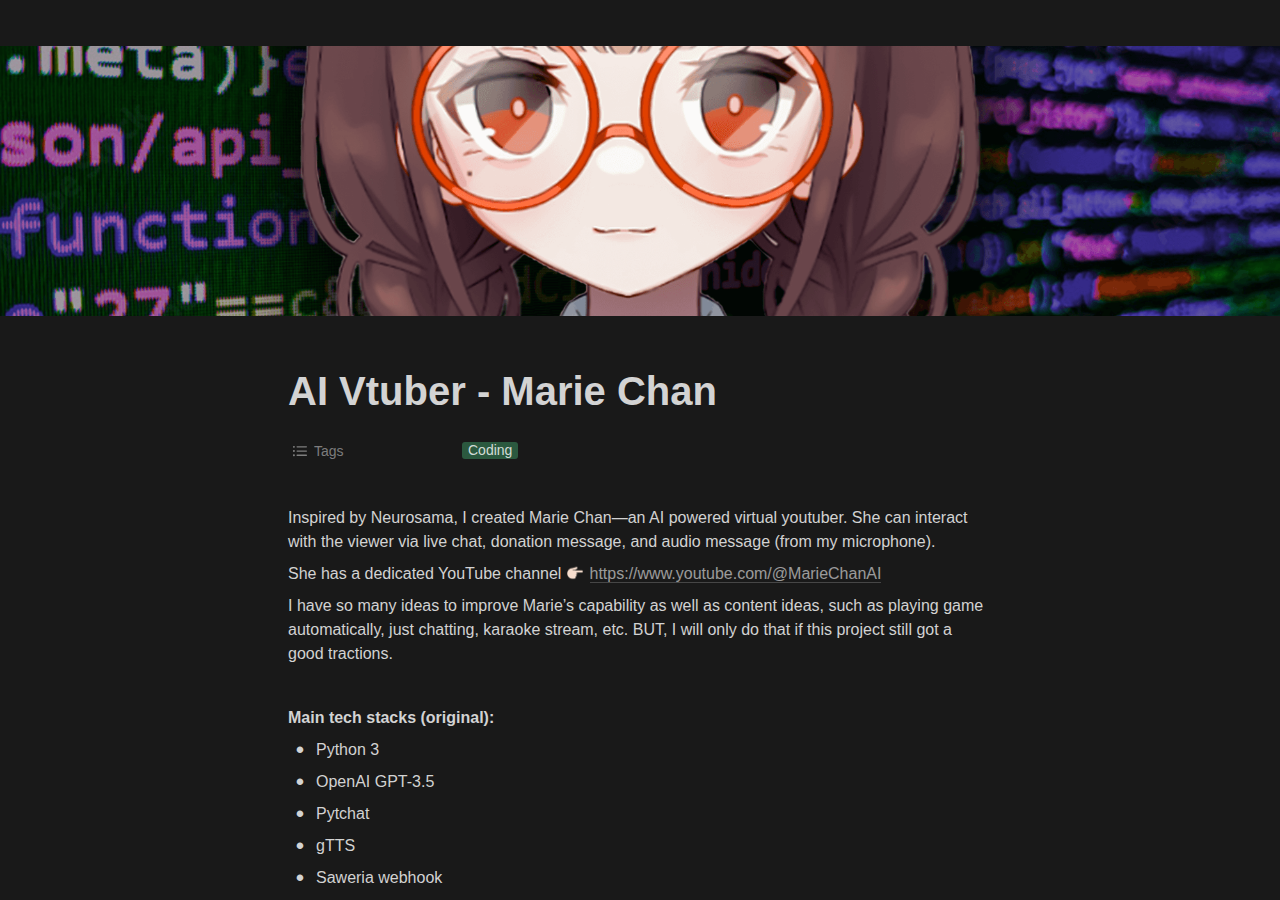
<file: ai-vtuber-marie-chan.html>
<html class="notion-html"><head lang="en"><meta charset="utf-8"/><meta content="width=device-width,height=device-height,initial-scale=1,maximum-scale=1,user-scalable=no,viewport-fit=cover" name="viewport"/><title>AI Vtuber - Marie Chan</title><meta content="en_US" property="og:locale"/><link href="[data-uri]" rel="shortcut icon" type="image/x-icon"/><link href="/images/logo-ios.png" rel="apple-touch-icon"/><meta content="yes" name="apple-mobile-web-app-capable"/><meta content="telephone=no" name="format-detection"/><meta content="no" name="msapplication-tap-highlight"/><link href="e218a1aef6df86309cb95b61e446888efa3b0379.css" media="print" rel="stylesheet"/><link href="87cb8054003093194fca9e8b417296018cbffb68.css" rel="stylesheet"/><meta content="Fajrul Fx's Blog" name="title"/><meta content="Personal website of Fajrul Falah" name="description"/><link href="e1d809d762eeca23edf0cb31bb17bf3c703085f5.css" rel="stylesheet"/><link href="None" rel="icon" sizes="16x16" type="image/png"/></head><body class="notion-body"><style>body{background:#fff}body.dark{background:#191919}@keyframes startup-shimmer-animation{0%{transform:translateX(-100%) translateZ(0)}100%{transform:translateX(100%) translateZ(0)}}@keyframes startup-shimmer-fade-in{0%{opacity:0}100%{opacity:1}}@keyframes startup-spinner-rotate{0%{transform:rotate(0) translateZ(0)}100%{transform:rotate(360deg) translateZ(0)}}#initial-loading-spinner{position:fixed;height:100vh;width:100vw;z-index:-1;display:none;align-items:center;justify-content:center;opacity:.5}#initial-loading-spinner svg{height:24px;width:24px;animation:startup-spinner-rotate 1s linear infinite;transform-origin:center center;pointer-events:none}#skeleton{background:#fff;position:fixed;height:100vh;width:100vw;z-index:-1;display:none;overflow:hidden}#initial-loading-spinner.show,#skeleton.show{display:flex}body.dark #skeleton{background:#191919}.notion-front-page #skeleton,.notion-mobile #skeleton{display:none}#skeleton-sidebar{background-color:#fbfbfa;box-shadow:inset -1px 0 0 0 rgba(0,0,0,.025);display:flex;width:240px;flex-direction:column;padding:12px 14px;overflow:hidden}body.dark #skeleton-sidebar{background-color:#202020;box-shadow:inset -1px 0 0 0 rgba(255,255,255,.05)}#skeleton.isElectron #skeleton-sidebar{padding-top:46px}#skeleton .row{display:flex;margin-bottom:8px;align-items:center}#skeleton .row.fadein{animation:1s ease-in 0s 1 normal both running startup-shimmer-fade-in}#skeleton .chevron{width:12px;height:12px;display:block;margin-right:4px;fill:rgba(227,226,224,.5)}body.dark #skeleton .chevron{fill:#2f2f2f}.startup-shimmer{background:rgba(227,226,224,.5);overflow:hidden;position:relative}body.dark .startup-shimmer{background:#2f2f2f}.startup-shimmer::before{content:"";position:absolute;height:100%;width:100%;z-index:1;animation:1s linear infinite startup-shimmer-animation;background:linear-gradient(90deg,transparent 0,rgba(255,255,255,.4) 50%,transparent 100%)}body.dark .startup-shimmer::before{background:linear-gradient(90deg,transparent 0,rgba(86,86,86,.4) 50%,transparent 100%)}#skeleton .icon{width:20px;height:20px;border-radius:4px}#skeleton .text{height:10px;border-radius:10px}#skeleton .draggable{-webkit-app-region:drag;position:absolute;top:0;left:0;width:100%;height:36px;display:none}#skeleton.isElectron .draggable{display:block}</style><style id="scroll-properties">
			::-webkit-scrollbar {
				width: 10px;
				height: 10px;
			}
			::-webkit-scrollbar {
				background: transparent;
			}
			::-webkit-scrollbar-track {
				background: #EDECE9;
			}
			::-webkit-scrollbar-thumb {
				background:#D3D1CB;
			}
			::-webkit-scrollbar-thumb:hover {
				background:#AEACA6;
			}
		</style><div id="notion-app"><div class="notion-app-inner notion-dark-theme" style='color: rgba(255, 255, 255, 0.81); fill: currentcolor; line-height: 1.5; font-family: ui-sans-serif, -apple-system, BlinkMacSystemFont, "Segoe UI", Helvetica, "Apple Color Emoji", Arial, sans-serif, "Segoe UI Emoji", "Segoe UI Symbol"; -webkit-font-smoothing: auto; background-color: rgb(25, 25, 25);'><div style="height: 100%;"><div class="notion-cursor-listener" style="width: 100vw; height: 100%; position: relative; display: flex; flex: 1 1 0%; background: rgb(25, 25, 25); cursor: text;"><div class="" style="display: flex; flex-direction: column; width: 100%; overflow: hidden;"><div style="max-width: 100vw; z-index: 100; background: rgb(25, 25, 25); user-select: none;"><div class="notion-topbar" style="width: 100%; max-width: 100vw; height: 45px; opacity: 1; transition: opacity 700ms ease 0s, color 700ms ease 0s; position: relative;"></div><div style="width: calc(100% - 0px); user-select: none;"></div></div><div class="notion-frame" style="flex-grow: 0; flex-shrink: 1; display: flex; flex-direction: column; background: rgb(25, 25, 25); z-index: 1; height: calc(100vh - 45px); max-height: 100%; position: relative; width: 1920px;"><div class="notion-scroller vertical" style="display: flex; flex-direction: column; z-index: 1; flex-grow: 1; position: relative; align-items: center; margin-right: 0px; margin-bottom: 0px; overflow: hidden auto;"><div style="position: absolute; top: 0px; left: 0px;"><div></div></div><div class="whenContentEditable" data-content-editable-root="true" style="caret-color: rgba(255, 255, 255, 0.81); width: 100%; display: flex; flex-direction: column; position: relative; align-items: center; flex-grow: 1; --whenContentEditable--WebkitUserModify:read-write-plaintext-only;"><span style="height: 1px; width: 1px;"></span><div class="pseudoSelection" contenteditable="false" data-content-editable-void="true" style="user-select: none; --pseudoSelection--background:transparent; width: 100%; display: flex; flex-direction: column; align-items: center; flex-shrink: 0; flex-grow: 0; z-index: 2;"><div style="position: relative; width: 100%; display: flex; flex-direction: column; align-items: center; height: 30vh; cursor: default;"><div style="width: 100%; cursor: inherit;"><div style="display: grid; width: 100%; height: 30vh;"><div style="grid-area: 1 / 1 / auto / auto;"><img referrerpolicy="same-origin" src="952be319d0b8104fc3f60c0997e267aa9ae4b3fb.png" style="display: block; object-fit: cover; border-radius: 0px; background: rgb(25, 25, 25); width: 100%; height: 30vh; opacity: 1; object-position: center 47.76%;"/></div></div></div><div aria-hidden="true" style='background: rgba(0, 0, 0, 0.4); border-radius: 3px; color: white; font-size: 12px; font-family: ui-sans-serif, -apple-system, BlinkMacSystemFont, "Segoe UI", Helvetica, "Apple Color Emoji", Arial, sans-serif, "Segoe UI Emoji", "Segoe UI Symbol"; width: 180px; left: calc(50% - 90px); padding: 0.3em 1.5em; pointer-events: none; position: absolute; top: calc(50% - 10px); text-align: center; opacity: 0;'>Drag image to reposition</div></div></div><div style="width: 100%; display: flex; justify-content: center; z-index: 3; flex-shrink: 0;"><div style="max-width: 100%; min-width: 0px; width: 900px;"><div style="width: 100%; display: flex; flex-direction: column; align-items: center; flex-shrink: 0; flex-grow: 0;"><div style="max-width: 100%; padding-left: calc(96px + env(safe-area-inset-left)); width: 100%;"><div class="pseudoSelection" contenteditable="false" data-content-editable-void="true" style="user-select: none; --pseudoSelection--background:transparent; pointer-events: none;"><div class="notion-record-icon notranslate" style="display: flex; align-items: center; justify-content: center; height: 78px; width: 78px; border-radius: 0.25em; flex-shrink: 0; position: relative; z-index: 1; margin-left: 3px; margin-bottom: 0px; margin-top: -42px; pointer-events: auto;"><div style="display: flex; align-items: center; justify-content: center; height: 78px; width: 78px;"><div style="height: 78px; width: 78px; font-size: 78px; line-height: 1; margin-left: 0px; color: rgb(246, 246, 246);"><div style="position: relative; width: 78px; height: 78px;"><img alt="🙆🏻‍♀️" aria-label="🙆🏻‍♀️" class="notion-emoji" src="[data-uri]" style="width: 78px;
height: 78px;
background: url(f87457017f44d1d87f6d662556796277387c1c28.png) 57.6271% 38.9831%/6000% 6000%;
opacity: 0;
transition: opacity 100ms ease-out 0s"/><img alt="🙆🏻‍♀️" aria-label="🙆🏻‍♀️" src="c2ea85249061c4909f00635c3f12371396da1751.svg" style="position: absolute; top: 0px; left: 0px; opacity: 0; width: 78px; height: 78px;"/></div></div></div></div><div class="notion-page-controls" style='display: flex; justify-content: flex-start; flex-wrap: wrap; margin-top: 8px; margin-bottom: 4px; margin-left: -1px; color: rgba(255, 255, 255, 0.282); font-family: ui-sans-serif, -apple-system, BlinkMacSystemFont, "Segoe UI", Helvetica, "Apple Color Emoji", Arial, sans-serif, "Segoe UI Emoji", "Segoe UI Symbol"; height: 24px; pointer-events: auto;'></div></div><div style="padding-right: calc(96px + env(safe-area-inset-right));"><div><div class="notion-selectable notion-page-block" data-block-id="4195847b-1ee1-4178-8760-d1e09598bdd2" style='color: rgba(255, 255, 255, 0.81); font-weight: 700; line-height: 1.2; font-size: 40px; font-family: ui-sans-serif, -apple-system, BlinkMacSystemFont, "Segoe UI", Helvetica, "Apple Color Emoji", Arial, sans-serif, "Segoe UI Emoji", "Segoe UI Symbol"; cursor: text; display: flex; align-items: center;'><div contenteditable="false" data-content-editable-leaf="true" placeholder="Untitled" spellcheck="true" style="max-width: 100%; width: 100%; white-space: pre-wrap; word-break: break-word; caret-color: rgba(255, 255, 255, 0.81); padding: 3px 2px;">AI Vtuber - Marie Chan</div></div><div style="margin-left: 4px;"></div></div></div></div></div><div style="width: 100%; display: flex; flex-direction: column; align-items: center; flex-shrink: 0; flex-grow: 0;"><div contenteditable="false" data-content-editable-void="true" style="padding-left: calc(96px + env(safe-area-inset-left)); padding-right: calc(96px + env(safe-area-inset-right)); max-width: 100%; width: 100%;"><div style="width: 100%; font-size: 14px;"><div style="width: 100%; max-width: 100%; padding: 8px 0px; margin: 0px auto;"><div style="width: 100%; max-width: 100%; padding-top: 8px; margin: 0px auto;"><div style="padding-bottom: 8px;"><div style="margin: 0px;"><div><div style="display: flex; padding-bottom: 4px; width: 100%;"><div style="display: flex; align-items: center; height: 34px; width: 160px; flex: 0 0 auto; color: rgba(255, 255, 255, 0.443);"><div aria-disabled="true" role="button" style="user-select: none; transition: background 20ms ease-in 0s; cursor: default; display: flex; align-items: center; height: 100%; width: 100%; border-radius: 3px; padding: 0px 6px;" tabindex="-1"><div style="display: flex; align-items: center; line-height: 120%; min-width: 0px; font-size: 14px;"><div style="margin-right: 6px;"><svg class="typesMultipleSelect" style="width: 16px; height: 16px; display: block; fill: rgba(255, 255, 255, 0.443); flex-shrink: 0; backface-visibility: hidden;" viewBox="0 0 16 16"><path d="M1.91602 4.83789C2.44238 4.83789 2.87305 4.40723 2.87305 3.87402C2.87305 3.34766 2.44238 2.91699 1.91602 2.91699C1.38281 2.91699 0.952148 3.34766 0.952148 3.87402C0.952148 4.40723 1.38281 4.83789 1.91602 4.83789ZM5.1084 4.52344H14.3984C14.7607 4.52344 15.0479 4.23633 15.0479 3.87402C15.0479 3.51172 14.7607 3.22461 14.3984 3.22461H5.1084C4.74609 3.22461 4.45898 3.51172 4.45898 3.87402C4.45898 4.23633 4.74609 4.52344 5.1084 4.52344ZM1.91602 9.03516C2.44238 9.03516 2.87305 8.60449 2.87305 8.07129C2.87305 7.54492 2.44238 7.11426 1.91602 7.11426C1.38281 7.11426 0.952148 7.54492 0.952148 8.07129C0.952148 8.60449 1.38281 9.03516 1.91602 9.03516ZM5.1084 8.7207H14.3984C14.7607 8.7207 15.0479 8.43359 15.0479 8.07129C15.0479 7.70898 14.7607 7.42188 14.3984 7.42188H5.1084C4.74609 7.42188 4.45898 7.70898 4.45898 8.07129C4.45898 8.43359 4.74609 8.7207 5.1084 8.7207ZM1.91602 13.2324C2.44238 13.2324 2.87305 12.8018 2.87305 12.2686C2.87305 11.7422 2.44238 11.3115 1.91602 11.3115C1.38281 11.3115 0.952148 11.7422 0.952148 12.2686C0.952148 12.8018 1.38281 13.2324 1.91602 13.2324ZM5.1084 12.918H14.3984C14.7607 12.918 15.0479 12.6309 15.0479 12.2686C15.0479 11.9062 14.7607 11.6191 14.3984 11.6191H5.1084C4.74609 11.6191 4.45898 11.9062 4.45898 12.2686C4.45898 12.6309 4.74609 12.918 5.1084 12.918Z"></path></svg></div><div style="white-space: nowrap; overflow: hidden; text-overflow: ellipsis;">Tags</div></div></div></div><div style="display: flex; margin-left: 4px; height: 100%; flex: 1 1 auto; flex-direction: column; min-width: 0px;"><div style="display: flex; align-items: center; margin-left: 4px; height: 100%; flex: 1 1 auto; min-width: 0px;"><div aria-disabled="true" role="button" style="user-select: none; transition: background 20ms ease-in 0s; cursor: default; display: inline-block; align-items: center; border-radius: 3px; width: 100%; min-height: 34px; padding: 0px 8px; font-size: 14px; overflow: hidden;" tabindex="-1"><div style="display: flex; flex-wrap: wrap; padding-top: 8px; padding-bottom: 2px;"><div style="display: flex; align-items: center; flex-shrink: 1; min-width: 0px; max-width: 100%; height: 20px; border-radius: 3px; padding-left: 6px; padding-right: 6px; font-size: 14px; line-height: 120%; color: rgba(255, 255, 255, 0.804); background: rgb(43, 89, 63); margin: 0px 6px 6px 0px;"><div style="white-space: nowrap; overflow: hidden; text-overflow: ellipsis; display: inline-flex; align-items: center;">Coding</div></div></div></div></div></div></div></div></div></div></div></div></div><div style="width: 100%; height: 1px; background: rgba(255, 255, 255, 0.094); margin-bottom: 8px;"></div></div></div></div></div><main style="display: flex; width: 100%; justify-content: center; padding-top: 5px;"><div style="max-width: 100%; min-width: 0px; width: 900px;"><div class="notion-page-content" style="flex-shrink: 0; flex-grow: 1; max-width: 100%; display: flex; align-items: flex-start; flex-direction: column; font-size: 16px; line-height: 1.5; width: 100%; z-index: 4; padding-bottom: 30vh; padding-left: calc(96px + env(safe-area-inset-left)); padding-right: calc(96px + env(safe-area-inset-right));"><div class="notion-selectable notion-text-block" data-block-id="72611763-0490-4776-8deb-d87aa648aec1" style="width: 100%; max-width: 1718px; margin-top: 2px; margin-bottom: 1px;"><div style="color: inherit; fill: inherit;"><div style="display: flex;"><div contenteditable="false" data-content-editable-leaf="true" placeholder=" " spellcheck="true" style="max-width: 100%; width: 100%; white-space: pre-wrap; word-break: break-word; caret-color: rgba(255, 255, 255, 0.81); padding: 3px 2px;">Inspired by Neurosama, I created Marie Chan—an AI powered virtual youtuber. She can interact with the viewer via live chat, donation message, and audio message (from my microphone).</div></div></div></div><div class="notion-selectable notion-text-block" data-block-id="a17f2d61-93c1-4f8a-8e15-45e10eb000fa" style="width: 100%; max-width: 1718px; margin-top: 1px; margin-bottom: 1px;"><div style="color: inherit; fill: inherit;"><div style="display: flex;"><div contenteditable="false" data-content-editable-leaf="true" placeholder=" " spellcheck="true" style="max-width: 100%; width: 100%; white-space: pre-wrap; word-break: break-word; caret-color: rgba(255, 255, 255, 0.81); padding: 3px 2px;">She has a dedicated YouTube channel <img alt="👉🏻" aria-label="👉🏻" class="notion-emoji" src="[data-uri]" style="width: 1em;
height: 1em;
background-repeat: no-repeat;
background: url(f87457017f44d1d87f6d662556796277387c1c28.png);
background-position-x: 20.338983%;
background-position-y: 66.101695%;
background-size: 6000% 6000%;
vertical-align: -0.1em;
margin: 0 0.1em"/> <a class="notion-link-token notion-focusable-token notion-enable-hover" data-token-index="1" href="https://www.youtube.com/@MarieChanAI" rel="noopener noreferrer" style="cursor:pointer;color:inherit;word-wrap:break-word;text-decoration:inherit" tabindex="0"><span class="link-annotation-a17f2d61-93c1-4f8a-8e15-45e10eb000fa--387434957" style="border-bottom:0.05em solid;border-color:rgba(255, 255, 255, 0.283);opacity:0.7">https://www.youtube.com/@MarieChanAI</span></a></div></div></div></div><div class="notion-selectable notion-text-block" data-block-id="3840a717-e9f4-4fe2-b4c3-7279bcc1eba3" style="width: 100%; max-width: 1718px; margin-top: 1px; margin-bottom: 1px;"><div style="color: inherit; fill: inherit;"><div style="display: flex;"><div contenteditable="false" data-content-editable-leaf="true" placeholder=" " spellcheck="true" style="max-width: 100%; width: 100%; white-space: pre-wrap; word-break: break-word; caret-color: rgba(255, 255, 255, 0.81); padding: 3px 2px;">I have so many ideas to improve Marie’s capability as well as content ideas, such as playing game automatically, just chatting, karaoke stream, etc. BUT, I will only do that if this project still got a good tractions. </div></div></div></div><div class="notion-selectable notion-text-block" data-block-id="0011cec4-bd57-4470-afdc-36b1779403d5" style="width: 100%; max-width: 1718px; margin-top: 1px; margin-bottom: 1px;"><div style="color: inherit; fill: inherit;"><div style="display: flex;"><div contenteditable="false" data-content-editable-leaf="true" placeholder=" " spellcheck="true" style="max-width: 100%; width: 100%; white-space: pre-wrap; word-break: break-word; caret-color: rgba(255, 255, 255, 0.81); padding: 3px 2px; min-height: 1em; color: rgba(255, 255, 255, 0.81); -webkit-text-fill-color: rgba(255, 255, 255, 0.282);"></div></div></div></div><div class="notion-selectable notion-text-block" data-block-id="3ef2f492-fbe2-49e8-95ed-d4b4f33a5b2b" style="width: 100%; max-width: 1718px; margin-top: 1px; margin-bottom: 1px;"><div style="color: inherit; fill: inherit;"><div style="display: flex;"><div contenteditable="false" data-content-editable-leaf="true" placeholder=" " spellcheck="true" style="max-width: 100%; width: 100%; white-space: pre-wrap; word-break: break-word; caret-color: rgba(255, 255, 255, 0.81); padding: 3px 2px;"><span class="notion-enable-hover" data-token-index="0" style="font-weight:600">Main tech stacks (original):</span></div></div></div></div><div class="notion-selectable notion-bulleted_list-block" data-block-id="f4575ab5-d5c9-4f2e-b9ac-6961cc62d5eb" style="width: 100%; max-width: 1718px; margin-top: 1px; margin-bottom: 1px;"><div style="display: flex; align-items: flex-start; width: 100%; padding-left: 2px; color: inherit; fill: inherit;"><div class="pseudoSelection" contenteditable="false" data-content-editable-void="true" data-text-edit-side="start" style="user-select: none; --pseudoSelection--background:transparent; margin-right: 2px; width: 24px; display: flex; align-items: center; justify-content: center; flex-grow: 0; flex-shrink: 0; min-height: calc(1.5em + 3px + 3px);"><div class="pseudoBefore" style='font-size: 1.5em; line-height: 1; margin-bottom: 0px; --pseudoBefore--fontFamily:Arial; --pseudoBefore--content:"•";'></div></div><div style="flex: 1 1 0px; min-width: 1px; display: flex; flex-direction: column;"><div style="display: flex;"><div contenteditable="false" data-content-editable-leaf="true" placeholder="List" spellcheck="true" style="max-width: 100%; width: 100%; white-space: pre-wrap; word-break: break-word; caret-color: rgba(255, 255, 255, 0.81); padding: 3px 2px; text-align: left;">Python 3</div></div></div></div></div><div class="notion-selectable notion-bulleted_list-block" data-block-id="70e08731-d239-4f41-8979-cfd9317f6664" style="width: 100%; max-width: 1718px; margin-top: 1px; margin-bottom: 1px;"><div style="display: flex; align-items: flex-start; width: 100%; padding-left: 2px; color: inherit; fill: inherit;"><div class="pseudoSelection" contenteditable="false" data-content-editable-void="true" data-text-edit-side="start" style="user-select: none; --pseudoSelection--background:transparent; margin-right: 2px; width: 24px; display: flex; align-items: center; justify-content: center; flex-grow: 0; flex-shrink: 0; min-height: calc(1.5em + 3px + 3px);"><div class="pseudoBefore" style='font-size: 1.5em; line-height: 1; margin-bottom: 0px; --pseudoBefore--fontFamily:Arial; --pseudoBefore--content:"•";'></div></div><div style="flex: 1 1 0px; min-width: 1px; display: flex; flex-direction: column;"><div style="display: flex;"><div contenteditable="false" data-content-editable-leaf="true" placeholder="List" spellcheck="true" style="max-width: 100%; width: 100%; white-space: pre-wrap; word-break: break-word; caret-color: rgba(255, 255, 255, 0.81); padding: 3px 2px; text-align: left;">OpenAI GPT-3.5</div></div></div></div></div><div class="notion-selectable notion-bulleted_list-block" data-block-id="6ec83539-068b-4cb7-ba66-f4ad793c6e82" style="width: 100%; max-width: 1718px; margin-top: 1px; margin-bottom: 1px;"><div style="display: flex; align-items: flex-start; width: 100%; padding-left: 2px; color: inherit; fill: inherit;"><div class="pseudoSelection" contenteditable="false" data-content-editable-void="true" data-text-edit-side="start" style="user-select: none; --pseudoSelection--background:transparent; margin-right: 2px; width: 24px; display: flex; align-items: center; justify-content: center; flex-grow: 0; flex-shrink: 0; min-height: calc(1.5em + 3px + 3px);"><div class="pseudoBefore" style='font-size: 1.5em; line-height: 1; margin-bottom: 0px; --pseudoBefore--fontFamily:Arial; --pseudoBefore--content:"•";'></div></div><div style="flex: 1 1 0px; min-width: 1px; display: flex; flex-direction: column;"><div style="display: flex;"><div contenteditable="false" data-content-editable-leaf="true" placeholder="List" spellcheck="true" style="max-width: 100%; width: 100%; white-space: pre-wrap; word-break: break-word; caret-color: rgba(255, 255, 255, 0.81); padding: 3px 2px; text-align: left;">Pytchat</div></div></div></div></div><div class="notion-selectable notion-bulleted_list-block" data-block-id="c23dac2c-411d-4e7c-af6f-54d287b3677d" style="width: 100%; max-width: 1718px; margin-top: 1px; margin-bottom: 1px;"><div style="display: flex; align-items: flex-start; width: 100%; padding-left: 2px; color: inherit; fill: inherit;"><div class="pseudoSelection" contenteditable="false" data-content-editable-void="true" data-text-edit-side="start" style="user-select: none; --pseudoSelection--background:transparent; margin-right: 2px; width: 24px; display: flex; align-items: center; justify-content: center; flex-grow: 0; flex-shrink: 0; min-height: calc(1.5em + 3px + 3px);"><div class="pseudoBefore" style='font-size: 1.5em; line-height: 1; margin-bottom: 0px; --pseudoBefore--fontFamily:Arial; --pseudoBefore--content:"•";'></div></div><div style="flex: 1 1 0px; min-width: 1px; display: flex; flex-direction: column;"><div style="display: flex;"><div contenteditable="false" data-content-editable-leaf="true" placeholder="List" spellcheck="true" style="max-width: 100%; width: 100%; white-space: pre-wrap; word-break: break-word; caret-color: rgba(255, 255, 255, 0.81); padding: 3px 2px; text-align: left;">gTTS</div></div></div></div></div><div class="notion-selectable notion-bulleted_list-block" data-block-id="add4e4a8-1e41-4c44-aa5f-eb2fbe25b3b7" style="width: 100%; max-width: 1718px; margin-top: 1px; margin-bottom: 1px;"><div style="display: flex; align-items: flex-start; width: 100%; padding-left: 2px; color: inherit; fill: inherit;"><div class="pseudoSelection" contenteditable="false" data-content-editable-void="true" data-text-edit-side="start" style="user-select: none; --pseudoSelection--background:transparent; margin-right: 2px; width: 24px; display: flex; align-items: center; justify-content: center; flex-grow: 0; flex-shrink: 0; min-height: calc(1.5em + 3px + 3px);"><div class="pseudoBefore" style='font-size: 1.5em; line-height: 1; margin-bottom: 0px; --pseudoBefore--fontFamily:Arial; --pseudoBefore--content:"•";'></div></div><div style="flex: 1 1 0px; min-width: 1px; display: flex; flex-direction: column;"><div style="display: flex;"><div contenteditable="false" data-content-editable-leaf="true" placeholder="List" spellcheck="true" style="max-width: 100%; width: 100%; white-space: pre-wrap; word-break: break-word; caret-color: rgba(255, 255, 255, 0.81); padding: 3px 2px; text-align: left;">Saweria webhook</div></div></div></div></div><div class="notion-selectable notion-bulleted_list-block" data-block-id="a4056e85-67c9-4a9f-80e1-31da70ed1fef" style="width: 100%; max-width: 1718px; margin-top: 1px; margin-bottom: 1px;"><div style="display: flex; align-items: flex-start; width: 100%; padding-left: 2px; color: inherit; fill: inherit;"><div class="pseudoSelection" contenteditable="false" data-content-editable-void="true" data-text-edit-side="start" style="user-select: none; --pseudoSelection--background:transparent; margin-right: 2px; width: 24px; display: flex; align-items: center; justify-content: center; flex-grow: 0; flex-shrink: 0; min-height: calc(1.5em + 3px + 3px);"><div class="pseudoBefore" style='font-size: 1.5em; line-height: 1; margin-bottom: 0px; --pseudoBefore--fontFamily:Arial; --pseudoBefore--content:"•";'></div></div><div style="flex: 1 1 0px; min-width: 1px; display: flex; flex-direction: column;"><div style="display: flex;"><div contenteditable="false" data-content-editable-leaf="true" placeholder="List" spellcheck="true" style="max-width: 100%; width: 100%; white-space: pre-wrap; word-break: break-word; caret-color: rgba(255, 255, 255, 0.81); padding: 3px 2px; text-align: left;">discord.py</div></div></div></div></div><div class="notion-selectable notion-text-block" data-block-id="46b26479-f2d8-4633-b2f6-1457fded8ef7" style="width: 100%; max-width: 1718px; margin-top: 1px; margin-bottom: 1px;"><div style="color: inherit; fill: inherit;"><div style="display: flex;"><div contenteditable="false" data-content-editable-leaf="true" placeholder=" " spellcheck="true" style="max-width: 100%; width: 100%; white-space: pre-wrap; word-break: break-word; caret-color: rgba(255, 255, 255, 0.81); padding: 3px 2px; min-height: 1em; color: rgba(255, 255, 255, 0.81); -webkit-text-fill-color: rgba(255, 255, 255, 0.282);"></div></div></div></div><div class="notion-selectable notion-text-block" data-block-id="5a877ba2-2338-4902-aaec-d0f8ae4057d8" style="width: 100%; max-width: 1718px; margin-top: 1px; margin-bottom: 1px;"><div style="color: inherit; fill: inherit;"><div style="display: flex;"><div contenteditable="false" data-content-editable-leaf="true" placeholder=" " spellcheck="true" style="max-width: 100%; width: 100%; white-space: pre-wrap; word-break: break-word; caret-color: rgba(255, 255, 255, 0.81); padding: 3px 2px;">Since I use the default Google text-to-speech, Marie’s voice tend to be robotic. Sometime I’m ok with it because it actually make her response become funnier, but sometime I think that it could be better. That’s why I tried to explore many other alternative to make her voice better—but I could not find it. The closest thing that is slightly better is by using Google Cloud TTS and combine it with <a class="notion-link-token notion-focusable-token notion-enable-hover" data-token-index="1" href="https://github.com/w-okada/voice-changer" rel="noopener noreferrer" style="cursor:pointer;color:inherit;word-wrap:break-word;text-decoration:inherit" tabindex="0"><span class="link-annotation-5a877ba2-2338-4902-aaec-d0f8ae4057d8-1417390906" style="border-bottom:0.05em solid;border-color:rgba(255, 255, 255, 0.283);opacity:0.7">RVC-based AI voice changer</span></a>. </div></div></div></div><div class="notion-selectable notion-text-block" data-block-id="d9b4ea20-5836-4eb2-b95f-9bf13c8e572a" style="width: 100%; max-width: 1718px; margin-top: 1px; margin-bottom: 0px;"><div style="color: inherit; fill: inherit;"><div style="display: flex;"><div contenteditable="false" data-content-editable-leaf="true" placeholder=" " spellcheck="true" style="max-width: 100%; width: 100%; white-space: pre-wrap; word-break: break-word; caret-color: rgba(255, 255, 255, 0.81); padding: 3px 2px; min-height: 1em; color: rgba(255, 255, 255, 0.81); -webkit-text-fill-color: rgba(255, 255, 255, 0.282);"></div></div></div></div></div></div><div contenteditable="false" data-content-editable-void="true" style="width: 0px;"><div style="display: none; flex-shrink: 0; pointer-events: none; width: 0px; position: absolute; right: 192px; opacity: 0;"><div style="display: flex; flex-direction: column; padding: 5px 16px; width: 340px; flex-shrink: 0; height: 100%; position: relative; pointer-events: none; z-index: 1;"><div style="position: absolute; pointer-events: none; width: 100%; height: 100%; top: -5px; background: linear-gradient(rgb(25, 25, 25) 0px, rgba(25, 25, 25, 0) 15px);"></div></div></div></div></main><span style="height: 1px; width: 1px;"></span></div><div class="notion-presence-container" style="position: absolute; top: 0px; left: 0px; z-index: 89;"><div></div></div></div></div></div><div class="notion-peek-renderer" style="position: fixed; top: 0px; right: 0px; bottom: 0px; width: 960px; z-index: 109; transform: translateX(960px) translateZ(0px);"></div></div></div></div></div><script src="1172e9111a5fb396bcb8a05870b5eabf8abf221c.js" type="text/javascript"></script><div style="width: env(safe-area-inset-bottom);"></div></body></html>
</file>
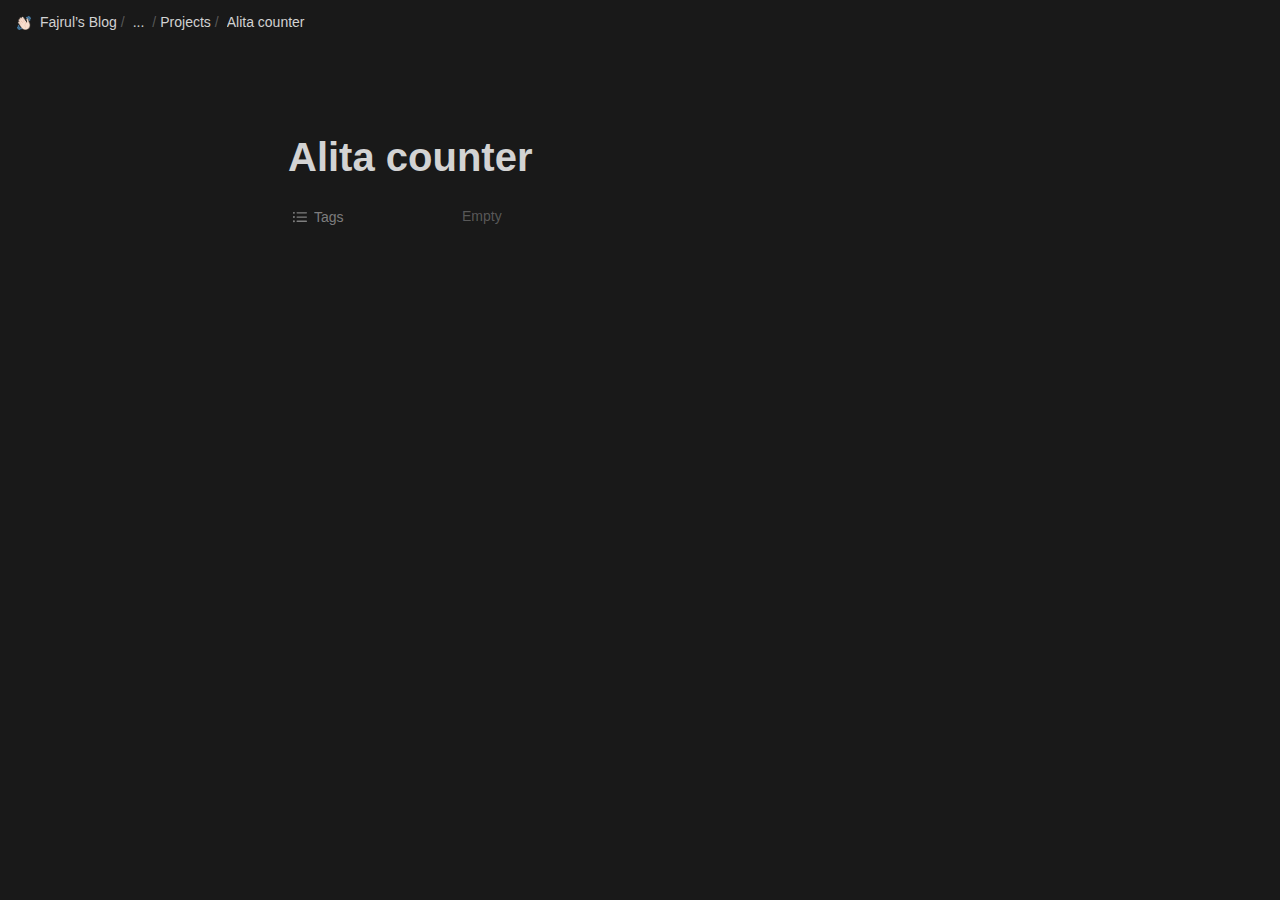
<file: alita-counter.html>
<html class="notion-html"><head lang="en"><meta charset="utf-8"/><meta content="width=device-width,height=device-height,initial-scale=1,maximum-scale=1,user-scalable=no,viewport-fit=cover" name="viewport"/><title>Alita counter</title><meta content="en_US" property="og:locale"/><link href="/images/favicon.ico" rel="shortcut icon" type="image/x-icon"/><link href="/images/logo-ios.png" rel="apple-touch-icon"/><meta content="yes" name="apple-mobile-web-app-capable"/><meta content="telephone=no" name="format-detection"/><meta content="no" name="msapplication-tap-highlight"/><link href="e218a1aef6df86309cb95b61e446888efa3b0379.css" media="print" rel="stylesheet"/><link href="87cb8054003093194fca9e8b417296018cbffb68.css" rel="stylesheet"/><meta content="Fajrul Fx's Blog" name="title"/><meta content="Personal website of Fajrul Falah" name="description"/><link href="e1d809d762eeca23edf0cb31bb17bf3c703085f5.css" rel="stylesheet"/><link href="None" rel="icon" sizes="16x16" type="image/png"/></head><body class="notion-body"><style>body{background:#fff}body.dark{background:#191919}@keyframes startup-shimmer-animation{0%{transform:translateX(-100%) translateZ(0)}100%{transform:translateX(100%) translateZ(0)}}@keyframes startup-shimmer-fade-in{0%{opacity:0}100%{opacity:1}}@keyframes startup-spinner-rotate{0%{transform:rotate(0) translateZ(0)}100%{transform:rotate(360deg) translateZ(0)}}#initial-loading-spinner{position:fixed;height:100vh;width:100vw;z-index:-1;display:none;align-items:center;justify-content:center;opacity:.5}#initial-loading-spinner svg{height:24px;width:24px;animation:startup-spinner-rotate 1s linear infinite;transform-origin:center center;pointer-events:none}#skeleton{background:#fff;position:fixed;height:100vh;width:100vw;z-index:-1;display:none;overflow:hidden}#initial-loading-spinner.show,#skeleton.show{display:flex}body.dark #skeleton{background:#191919}.notion-front-page #skeleton,.notion-mobile #skeleton{display:none}#skeleton-sidebar{background-color:#fbfbfa;box-shadow:inset -1px 0 0 0 rgba(0,0,0,.025);display:flex;width:240px;flex-direction:column;padding:12px 14px;overflow:hidden}body.dark #skeleton-sidebar{background-color:#202020;box-shadow:inset -1px 0 0 0 rgba(255,255,255,.05)}#skeleton.isElectron #skeleton-sidebar{padding-top:46px}#skeleton .row{display:flex;margin-bottom:8px;align-items:center}#skeleton .row.fadein{animation:1s ease-in 0s 1 normal both running startup-shimmer-fade-in}#skeleton .chevron{width:12px;height:12px;display:block;margin-right:4px;fill:rgba(227,226,224,.5)}body.dark #skeleton .chevron{fill:#2f2f2f}.startup-shimmer{background:rgba(227,226,224,.5);overflow:hidden;position:relative}body.dark .startup-shimmer{background:#2f2f2f}.startup-shimmer::before{content:"";position:absolute;height:100%;width:100%;z-index:1;animation:1s linear infinite startup-shimmer-animation;background:linear-gradient(90deg,transparent 0,rgba(255,255,255,.4) 50%,transparent 100%)}body.dark .startup-shimmer::before{background:linear-gradient(90deg,transparent 0,rgba(86,86,86,.4) 50%,transparent 100%)}#skeleton .icon{width:20px;height:20px;border-radius:4px}#skeleton .text{height:10px;border-radius:10px}#skeleton .draggable{-webkit-app-region:drag;position:absolute;top:0;left:0;width:100%;height:36px;display:none}#skeleton.isElectron .draggable{display:block}</style><style id="scroll-properties">
			::-webkit-scrollbar {
				width: 10px;
				height: 10px;
			}
			::-webkit-scrollbar {
				background: transparent;
			}
			::-webkit-scrollbar-track {
				background: #EDECE9;
			}
			::-webkit-scrollbar-thumb {
				background:#D3D1CB;
			}
			::-webkit-scrollbar-thumb:hover {
				background:#AEACA6;
			}
		</style><div id="notion-app"><div class="notion-app-inner notion-dark-theme" style='color: rgba(255, 255, 255, 0.81); fill: currentcolor; line-height: 1.5; font-family: ui-sans-serif, -apple-system, BlinkMacSystemFont, "Segoe UI", Helvetica, "Apple Color Emoji", Arial, sans-serif, "Segoe UI Emoji", "Segoe UI Symbol"; -webkit-font-smoothing: auto; background-color: rgb(25, 25, 25);'><div style="height: 100%;"><div class="notion-cursor-listener" style="width: 100vw; height: 100%; position: relative; display: flex; flex: 1 1 0%; background: rgb(25, 25, 25); cursor: text;"><div class="" style="display: flex; flex-direction: column; width: 100%; overflow: hidden;"><div style="max-width: 100vw; z-index: 100; background: rgb(25, 25, 25); user-select: none;"><div class="notion-topbar" style="width: 100%; max-width: 100vw; height: 45px; opacity: 1; transition: opacity 700ms ease 0s, color 700ms ease 0s; position: relative;"><div style="display: flex; justify-content: space-between; align-items: center; overflow: hidden; height: 45px; padding-left: 12px; padding-right: 10px;"><div class="notranslate shadow-cursor-breadcrumb" style="display: flex; align-items: center; line-height: 1.2; font-size: 14px; height: 100%; flex-grow: 0; margin-right: 8px; min-width: 0px;"><div class="notion-selectable notion-page-block" data-block-id="94f06de4-40a2-43b5-95b7-0b3d1c67cacc" style="display: flex; align-items: center; min-width: 0px;"><a href="fajrul-s-blog" rel="noopener noreferrer" style="display: flex; color: rgba(255, 255, 255, 0.81); text-decoration: none; user-select: none; transition: background 20ms ease-in 0s; cursor: pointer; align-items: center; flex-shrink: 1; white-space: nowrap; height: 24px; border-radius: 4px; font-size: inherit; line-height: 1.2; min-width: 0px; padding: 2px;"><div style="display: flex; align-items: center; min-width: 0px;"><div class="notion-record-icon notranslate" style="display: flex; align-items: center; justify-content: center; height: 20px; width: 20px; border-radius: 0.25em; flex-shrink: 0; margin-right: 6px; font-weight: 500;"><div style="display: flex; align-items: center; justify-content: center; height: 20px; width: 20px;"><div style="height: 14px; width: 14px; font-size: 14px; line-height: 1; margin-left: 0px; color: rgb(246, 246, 246);"><img alt="👋🏻" aria-label="👋🏻" class="notion-emoji" src="[data-uri]" style="width: 100%;
height: 100%;
background: url(f87457017f44d1d87f6d662556796277387c1c28.png) 20.339% 86.4407%/6000% 6000%"/></div></div></div><div class="notranslate" style="white-space: nowrap; overflow: hidden; text-overflow: ellipsis; max-width: 160px;">Fajrul’s Blog</div></div></a></div><span style="margin-left: 2px; margin-right: 2px; color: rgba(255, 255, 255, 0.282);">/</span><div style="display: flex; align-items: center; flex-shrink: 0;"><div role="button" style="user-select: none; transition: background 20ms ease-in 0s; cursor: pointer; display: inline-flex; align-items: center; flex-shrink: 0; white-space: nowrap; height: 24px; border-radius: 4px; font-size: 14px; line-height: 1.2; min-width: 0px; padding-left: 6px; padding-right: 6px; color: rgba(255, 255, 255, 0.81);" tabindex="0">...</div><span style="margin-left: 2px; margin-right: 2px; color: rgba(255, 255, 255, 0.282);">/</span></div><div class="notion-selectable notion-collection_view-block" data-block-id="f6dae53a-1b90-4ec1-8bd4-f009a1d19a82" style="display: flex; align-items: center; min-width: 0px;"><a href="f6dae53a1b904ec18bd4f009a1d19a82" rel="noopener noreferrer" style="display: flex; color: rgba(255, 255, 255, 0.81); text-decoration: none; user-select: none; transition: background 20ms ease-in 0s; cursor: pointer; align-items: center; flex-shrink: 1; white-space: nowrap; height: 24px; border-radius: 4px; font-size: inherit; line-height: 1.2; min-width: 0px; padding: 2px;"><div style="display: flex; align-items: center; min-width: 0px;"><div class="notranslate" style="white-space: nowrap; overflow: hidden; text-overflow: ellipsis; max-width: 160px;">Projects</div></div></a></div><span style="margin-left: 2px; margin-right: 2px; color: rgba(255, 255, 255, 0.282);">/</span><div role="button" style="user-select: none; transition: background 20ms ease-in 0s; cursor: pointer; display: inline-flex; align-items: center; flex-shrink: 1; white-space: nowrap; height: 24px; border-radius: 4px; font-size: 14px; line-height: 1.2; min-width: 0px; padding-left: 6px; padding-right: 6px; color: rgba(255, 255, 255, 0.81);" tabindex="0"><div class="notranslate" style="white-space: nowrap; overflow: hidden; text-overflow: ellipsis; max-width: 240px;">Alita counter</div></div></div><div style="flex-grow: 1; flex-shrink: 1;"></div><div role="button" style="user-select: none; transition: background 20ms ease-in 0s; cursor: pointer; display: inline-flex; align-items: center; flex-shrink: 0; white-space: nowrap; height: 28px; border-radius: 4px; font-size: 14px; line-height: 1.2; min-width: 0px; padding-left: 8px; padding-right: 8px; color: rgba(255, 255, 255, 0.81);" tabindex="0"><svg class="searchNew" style="width: 14px; height: 14px; display: block; fill: inherit; flex-shrink: 0; backface-visibility: hidden; margin-right: 6px;" viewBox="0 0 17 17"><path d="M6.78027 13.6729C8.24805 13.6729 9.60156 13.1982 10.709 12.4072L14.875 16.5732C15.0684 16.7666 15.3232 16.8633 15.5957 16.8633C16.167 16.8633 16.5713 16.4238 16.5713 15.8613C16.5713 15.5977 16.4834 15.3516 16.29 15.1582L12.1504 11.0098C13.0205 9.86719 13.5391 8.45215 13.5391 6.91406C13.5391 3.19629 10.498 0.155273 6.78027 0.155273C3.0625 0.155273 0.0214844 3.19629 0.0214844 6.91406C0.0214844 10.6318 3.0625 13.6729 6.78027 13.6729ZM6.78027 12.2139C3.87988 12.2139 1.48047 9.81445 1.48047 6.91406C1.48047 4.01367 3.87988 1.61426 6.78027 1.61426C9.68066 1.61426 12.0801 4.01367 12.0801 6.91406C12.0801 9.81445 9.68066 12.2139 6.78027 12.2139Z"></path></svg>Search</div><div role="button" style="user-select: none; transition: background 20ms ease-in 0s; cursor: pointer; display: flex; align-items: center; justify-content: center; width: 32px; height: 28px; border-radius: 3px;" tabindex="0"><svg class="dots" style="width: 18px; height: 18px; display: block; fill: inherit; flex-shrink: 0; backface-visibility: hidden;" viewBox="0 0 13 3"><g><path d="M3,1.5A1.5,1.5,0,1,1,1.5,0,1.5,1.5,0,0,1,3,1.5Z"></path><path d="M8,1.5A1.5,1.5,0,1,1,6.5,0,1.5,1.5,0,0,1,8,1.5Z"></path><path d="M13,1.5A1.5,1.5,0,1,1,11.5,0,1.5,1.5,0,0,1,13,1.5Z"></path></g></svg></div><div style="flex: 0 0 auto; width: 1px; height: 16px; margin-left: 8px; margin-right: 8px; background: rgba(255, 255, 255, 0.13);"></div><div role="button" style="user-select: none; transition: background 20ms ease-in 0s; cursor: pointer; display: inline-flex; align-items: center; flex-shrink: 0; white-space: nowrap; height: 28px; border-radius: 4px; font-size: 14px; line-height: 1.2; min-width: 0px; padding-left: 8px; padding-right: 8px; color: rgba(255, 255, 255, 0.81);" tabindex="0"><svg class="notionLogo" style="width: 18px; height: 18px; display: block; fill: inherit; flex-shrink: 0; backface-visibility: hidden; margin-right: 6px;" viewBox="0 0 120 126"><path d="M 20.6927 21.9315C 24.5836 25.0924 26.0432 24.8512 33.3492 24.3638L 102.228 20.2279C 103.689 20.2279 102.474 18.7705 101.987 18.5283L 90.5477 10.2586C 88.3558 8.55699 85.4356 6.60818 79.8387 7.09563L 13.1433 11.9602C 10.711 12.2014 10.2251 13.4175 11.1939 14.3924L 20.6927 21.9315ZM 24.8281 37.9835L 24.8281 110.456C 24.8281 114.351 26.7745 115.808 31.1553 115.567L 106.853 111.187C 111.236 110.946 111.724 108.267 111.724 105.103L 111.724 33.1169C 111.724 29.958 110.509 28.2544 107.826 28.4976L 28.721 33.1169C 25.8018 33.3622 24.8281 34.8225 24.8281 37.9835ZM 99.5567 41.8711C 100.042 44.0622 99.5567 46.2512 97.3618 46.4974L 93.7143 47.2241L 93.7143 100.728C 90.5477 102.43 87.6275 103.403 85.1942 103.403C 81.2983 103.403 80.3226 102.186 77.4044 98.54L 53.5471 61.087L 53.5471 97.3239L 61.0964 99.0275C 61.0964 99.0275 61.0964 103.403 55.0057 103.403L 38.2148 104.377C 37.727 103.403 38.2148 100.973 39.9179 100.486L 44.2996 99.2717L 44.2996 51.36L 38.2158 50.8725C 37.728 48.6815 38.9431 45.5225 42.3532 45.2773L 60.3661 44.0631L 85.1942 82.0036L 85.1942 48.4402L 78.864 47.7136C 78.3781 45.0351 80.3226 43.0902 82.7569 42.849L 99.5567 41.8711ZM 7.5434 5.39404L 76.9175 0.285276C 85.4366 -0.445402 87.6285 0.0440428 92.983 3.93368L 115.128 19.4982C 118.782 22.1747 120 22.9034 120 25.8211L 120 111.187C 120 116.537 118.051 119.701 111.237 120.185L 30.6734 125.05C 25.5584 125.294 23.124 124.565 20.4453 121.158L 4.13735 99.9994C 1.21516 96.1048 0 93.191 0 89.7819L 0 13.903C 0 9.5279 1.94945 5.8785 7.5434 5.39404Z"></path></svg>Try Notion</div></div></div><div style="width: calc(100% - 0px); user-select: none;"></div></div><div class="notion-frame" style="flex-grow: 0; flex-shrink: 1; display: flex; flex-direction: column; background: rgb(25, 25, 25); z-index: 1; height: calc(100vh - 45px); max-height: 100%; position: relative; width: 1920px;"><div class="notion-scroller vertical" style="display: flex; flex-direction: column; z-index: 1; flex-grow: 1; position: relative; align-items: center; margin-right: 0px; margin-bottom: 0px; overflow: hidden auto;"><div style="position: absolute; top: 0px; left: 0px;"><div></div></div><div class="whenContentEditable" data-content-editable-root="true" style="caret-color: rgba(255, 255, 255, 0.81); width: 100%; display: flex; flex-direction: column; position: relative; align-items: center; flex-grow: 1; --whenContentEditable--WebkitUserModify:read-write-plaintext-only;"><span style="height: 1px; width: 1px;"></span><div class="pseudoSelection" contenteditable="false" data-content-editable-void="true" style="user-select: none; --pseudoSelection--background:transparent; width: 100%; display: flex; flex-direction: column; align-items: center; flex-shrink: 0; flex-grow: 0; z-index: 2;"></div><div style="width: 100%; display: flex; justify-content: center; z-index: 3; flex-shrink: 0;"><div style="max-width: 100%; min-width: 0px; width: 900px;"><div style="width: 100%; display: flex; flex-direction: column; align-items: center; flex-shrink: 0; flex-grow: 0;"><div style="max-width: 100%; padding-left: calc(96px + env(safe-area-inset-left)); width: 100%;"><div class="pseudoSelection" contenteditable="false" data-content-editable-void="true" style="user-select: none; --pseudoSelection--background:transparent; pointer-events: none;"><div class="notion-page-controls" style='display: flex; justify-content: flex-start; flex-wrap: wrap; margin-top: 80px; margin-bottom: 4px; margin-left: -1px; color: rgba(255, 255, 255, 0.282); font-family: ui-sans-serif, -apple-system, BlinkMacSystemFont, "Segoe UI", Helvetica, "Apple Color Emoji", Arial, sans-serif, "Segoe UI Emoji", "Segoe UI Symbol"; height: 24px; pointer-events: auto;'></div></div><div style="padding-right: calc(96px + env(safe-area-inset-right));"><div><div class="notion-selectable notion-page-block" data-block-id="9b2f7a31-e37a-4b4d-ba93-93ba1a39c17e" style='color: rgba(255, 255, 255, 0.81); font-weight: 700; line-height: 1.2; font-size: 40px; font-family: ui-sans-serif, -apple-system, BlinkMacSystemFont, "Segoe UI", Helvetica, "Apple Color Emoji", Arial, sans-serif, "Segoe UI Emoji", "Segoe UI Symbol"; cursor: text; display: flex; align-items: center;'><div contenteditable="false" data-content-editable-leaf="true" placeholder="Untitled" spellcheck="true" style="max-width: 100%; width: 100%; white-space: pre-wrap; word-break: break-word; caret-color: rgba(255, 255, 255, 0.81); padding: 3px 2px;">Alita counter</div></div><div style="margin-left: 4px;"></div></div></div></div></div><div style="width: 100%; display: flex; flex-direction: column; align-items: center; flex-shrink: 0; flex-grow: 0;"><div contenteditable="false" data-content-editable-void="true" style="padding-left: calc(96px + env(safe-area-inset-left)); padding-right: calc(96px + env(safe-area-inset-right)); max-width: 100%; width: 100%;"><div style="width: 100%; font-size: 14px;"><div style="width: 100%; max-width: 100%; padding: 8px 0px; margin: 0px auto;"><div style="width: 100%; max-width: 100%; padding-top: 8px; margin: 0px auto;"><div style="padding-bottom: 8px;"><div style="margin: 0px;"><div><div style="display: flex; padding-bottom: 4px; width: 100%;"><div style="display: flex; align-items: center; height: 34px; width: 160px; flex: 0 0 auto; color: rgba(255, 255, 255, 0.443);"><div aria-disabled="true" role="button" style="user-select: none; transition: background 20ms ease-in 0s; cursor: default; display: flex; align-items: center; height: 100%; width: 100%; border-radius: 3px; padding: 0px 6px;" tabindex="-1"><div style="display: flex; align-items: center; line-height: 120%; min-width: 0px; font-size: 14px;"><div style="margin-right: 6px;"><svg class="typesMultipleSelect" style="width: 16px; height: 16px; display: block; fill: rgba(255, 255, 255, 0.443); flex-shrink: 0; backface-visibility: hidden;" viewBox="0 0 16 16"><path d="M1.91602 4.83789C2.44238 4.83789 2.87305 4.40723 2.87305 3.87402C2.87305 3.34766 2.44238 2.91699 1.91602 2.91699C1.38281 2.91699 0.952148 3.34766 0.952148 3.87402C0.952148 4.40723 1.38281 4.83789 1.91602 4.83789ZM5.1084 4.52344H14.3984C14.7607 4.52344 15.0479 4.23633 15.0479 3.87402C15.0479 3.51172 14.7607 3.22461 14.3984 3.22461H5.1084C4.74609 3.22461 4.45898 3.51172 4.45898 3.87402C4.45898 4.23633 4.74609 4.52344 5.1084 4.52344ZM1.91602 9.03516C2.44238 9.03516 2.87305 8.60449 2.87305 8.07129C2.87305 7.54492 2.44238 7.11426 1.91602 7.11426C1.38281 7.11426 0.952148 7.54492 0.952148 8.07129C0.952148 8.60449 1.38281 9.03516 1.91602 9.03516ZM5.1084 8.7207H14.3984C14.7607 8.7207 15.0479 8.43359 15.0479 8.07129C15.0479 7.70898 14.7607 7.42188 14.3984 7.42188H5.1084C4.74609 7.42188 4.45898 7.70898 4.45898 8.07129C4.45898 8.43359 4.74609 8.7207 5.1084 8.7207ZM1.91602 13.2324C2.44238 13.2324 2.87305 12.8018 2.87305 12.2686C2.87305 11.7422 2.44238 11.3115 1.91602 11.3115C1.38281 11.3115 0.952148 11.7422 0.952148 12.2686C0.952148 12.8018 1.38281 13.2324 1.91602 13.2324ZM5.1084 12.918H14.3984C14.7607 12.918 15.0479 12.6309 15.0479 12.2686C15.0479 11.9062 14.7607 11.6191 14.3984 11.6191H5.1084C4.74609 11.6191 4.45898 11.9062 4.45898 12.2686C4.45898 12.6309 4.74609 12.918 5.1084 12.918Z"></path></svg></div><div style="white-space: nowrap; overflow: hidden; text-overflow: ellipsis;">Tags</div></div></div></div><div style="display: flex; margin-left: 4px; height: 100%; flex: 1 1 auto; flex-direction: column; min-width: 0px;"><div style="display: flex; align-items: center; margin-left: 4px; height: 100%; flex: 1 1 auto; min-width: 0px;"><div aria-disabled="true" role="button" style="user-select: none; transition: background 20ms ease-in 0s; cursor: default; display: inline-block; align-items: center; border-radius: 3px; width: 100%; min-height: 34px; padding: 6px 8px 7px; font-size: 14px; overflow: hidden; color: rgba(255, 255, 255, 0.282);" tabindex="-1"><div>Empty</div></div></div></div></div></div></div></div></div></div></div><div style="width: 100%; height: 1px; background: rgba(255, 255, 255, 0.094); margin-bottom: 8px;"></div></div></div></div></div><main style="display: flex; width: 100%; justify-content: center; padding-top: 5px;"><div style="max-width: 100%; min-width: 0px; width: 900px;"><div class="notion-page-content" style="flex-shrink: 0; flex-grow: 1; max-width: 100%; display: flex; align-items: flex-start; flex-direction: column; font-size: 16px; line-height: 1.5; width: 100%; z-index: 4; padding-bottom: 30vh; padding-left: calc(96px + env(safe-area-inset-left)); padding-right: calc(96px + env(safe-area-inset-right));"><div class="notion-selectable notion-text-block" data-block-id="90df4499-9c49-4b57-9c25-6249855ae49e" style="width: 100%; max-width: 1718px; margin-top: 2px; margin-bottom: 0px;"><div style="color: inherit; fill: inherit;"><div style="display: flex;"><div contenteditable="false" data-content-editable-leaf="true" placeholder=" " spellcheck="true" style="max-width: 100%; width: 100%; white-space: pre-wrap; word-break: break-word; caret-color: rgba(255, 255, 255, 0.81); padding: 3px 2px; min-height: 1em; color: rgba(255, 255, 255, 0.81); -webkit-text-fill-color: rgba(255, 255, 255, 0.282);"></div></div></div></div></div></div><div contenteditable="false" data-content-editable-void="true" style="width: 0px;"><div style="display: none; flex-shrink: 0; pointer-events: none; width: 0px; position: absolute; right: 192px; opacity: 0;"><div style="display: flex; flex-direction: column; padding: 5px 16px; width: 340px; flex-shrink: 0; height: 100%; position: relative; pointer-events: none; z-index: 1;"><div style="position: absolute; pointer-events: none; width: 100%; height: 100%; top: -5px; background: linear-gradient(rgb(25, 25, 25) 0px, rgba(25, 25, 25, 0) 15px);"></div></div></div></div></main><span style="height: 1px; width: 1px;"></span></div><div class="notion-presence-container" style="position: absolute; top: 0px; left: 0px; z-index: 89;"><div></div></div></div></div></div><div class="notion-peek-renderer" style="position: fixed; top: 0px; right: 0px; bottom: 0px; width: 960px; z-index: 109; transform: translateX(960px) translateZ(0px);"></div></div></div></div></div><script src="1172e9111a5fb396bcb8a05870b5eabf8abf221c.js" type="text/javascript"></script><div style="width: env(safe-area-inset-bottom);"></div></body></html>
</file>
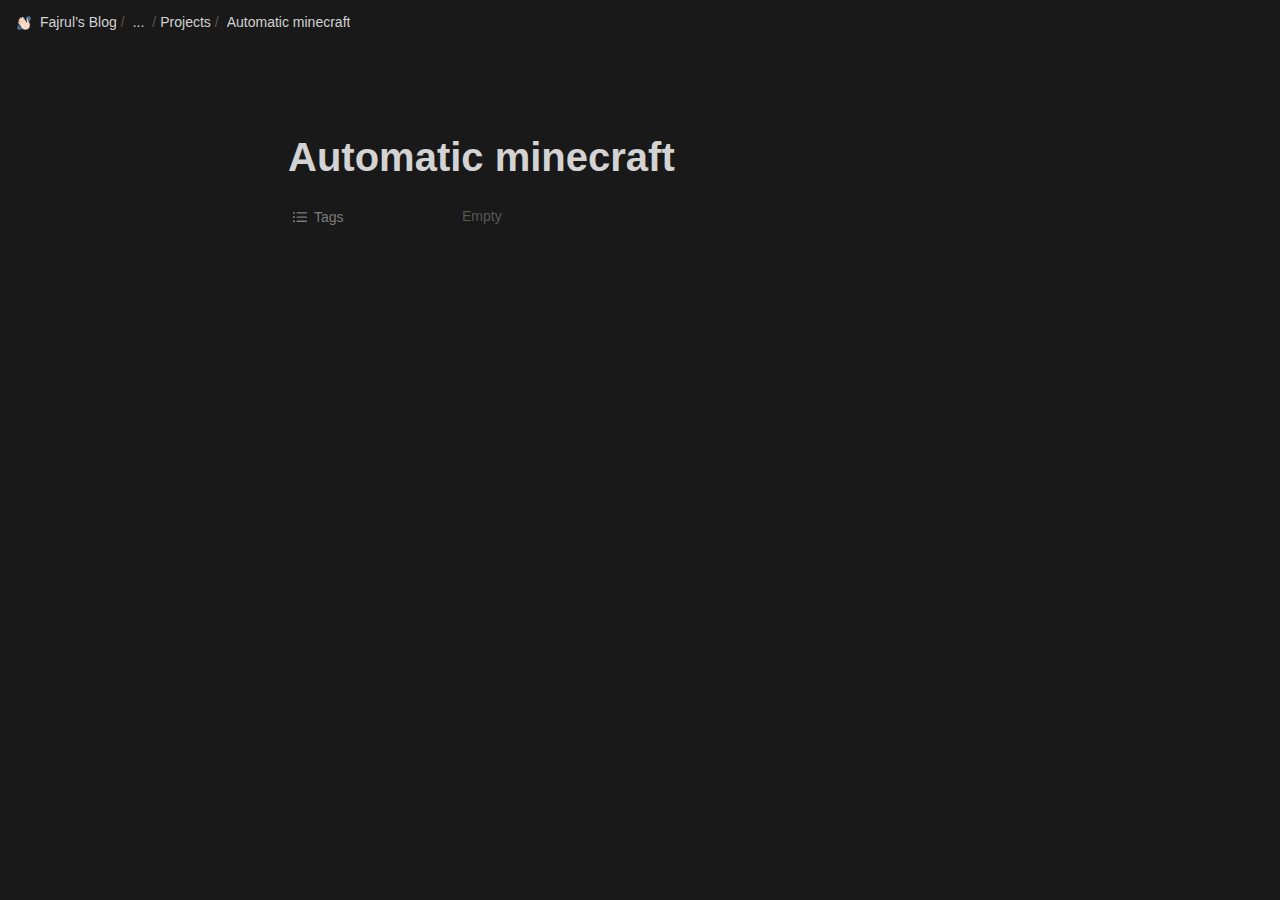
<file: automatic-minecraft.html>
<html class="notion-html"><head lang="en"><meta charset="utf-8"/><meta content="width=device-width,height=device-height,initial-scale=1,maximum-scale=1,user-scalable=no,viewport-fit=cover" name="viewport"/><title>Automatic minecraft</title><meta content="en_US" property="og:locale"/><link href="/images/favicon.ico" rel="shortcut icon" type="image/x-icon"/><link href="/images/logo-ios.png" rel="apple-touch-icon"/><meta content="yes" name="apple-mobile-web-app-capable"/><meta content="telephone=no" name="format-detection"/><meta content="no" name="msapplication-tap-highlight"/><link href="e218a1aef6df86309cb95b61e446888efa3b0379.css" media="print" rel="stylesheet"/><link href="87cb8054003093194fca9e8b417296018cbffb68.css" rel="stylesheet"/><meta content="Fajrul Fx's Blog" name="title"/><meta content="Personal website of Fajrul Falah" name="description"/><link href="e1d809d762eeca23edf0cb31bb17bf3c703085f5.css" rel="stylesheet"/><link href="None" rel="icon" sizes="16x16" type="image/png"/></head><body class="notion-body"><style>body{background:#fff}body.dark{background:#191919}@keyframes startup-shimmer-animation{0%{transform:translateX(-100%) translateZ(0)}100%{transform:translateX(100%) translateZ(0)}}@keyframes startup-shimmer-fade-in{0%{opacity:0}100%{opacity:1}}@keyframes startup-spinner-rotate{0%{transform:rotate(0) translateZ(0)}100%{transform:rotate(360deg) translateZ(0)}}#initial-loading-spinner{position:fixed;height:100vh;width:100vw;z-index:-1;display:none;align-items:center;justify-content:center;opacity:.5}#initial-loading-spinner svg{height:24px;width:24px;animation:startup-spinner-rotate 1s linear infinite;transform-origin:center center;pointer-events:none}#skeleton{background:#fff;position:fixed;height:100vh;width:100vw;z-index:-1;display:none;overflow:hidden}#initial-loading-spinner.show,#skeleton.show{display:flex}body.dark #skeleton{background:#191919}.notion-front-page #skeleton,.notion-mobile #skeleton{display:none}#skeleton-sidebar{background-color:#fbfbfa;box-shadow:inset -1px 0 0 0 rgba(0,0,0,.025);display:flex;width:240px;flex-direction:column;padding:12px 14px;overflow:hidden}body.dark #skeleton-sidebar{background-color:#202020;box-shadow:inset -1px 0 0 0 rgba(255,255,255,.05)}#skeleton.isElectron #skeleton-sidebar{padding-top:46px}#skeleton .row{display:flex;margin-bottom:8px;align-items:center}#skeleton .row.fadein{animation:1s ease-in 0s 1 normal both running startup-shimmer-fade-in}#skeleton .chevron{width:12px;height:12px;display:block;margin-right:4px;fill:rgba(227,226,224,.5)}body.dark #skeleton .chevron{fill:#2f2f2f}.startup-shimmer{background:rgba(227,226,224,.5);overflow:hidden;position:relative}body.dark .startup-shimmer{background:#2f2f2f}.startup-shimmer::before{content:"";position:absolute;height:100%;width:100%;z-index:1;animation:1s linear infinite startup-shimmer-animation;background:linear-gradient(90deg,transparent 0,rgba(255,255,255,.4) 50%,transparent 100%)}body.dark .startup-shimmer::before{background:linear-gradient(90deg,transparent 0,rgba(86,86,86,.4) 50%,transparent 100%)}#skeleton .icon{width:20px;height:20px;border-radius:4px}#skeleton .text{height:10px;border-radius:10px}#skeleton .draggable{-webkit-app-region:drag;position:absolute;top:0;left:0;width:100%;height:36px;display:none}#skeleton.isElectron .draggable{display:block}</style><style id="scroll-properties">
			::-webkit-scrollbar {
				width: 10px;
				height: 10px;
			}
			::-webkit-scrollbar {
				background: transparent;
			}
			::-webkit-scrollbar-track {
				background: #EDECE9;
			}
			::-webkit-scrollbar-thumb {
				background:#D3D1CB;
			}
			::-webkit-scrollbar-thumb:hover {
				background:#AEACA6;
			}
		</style><div id="notion-app"><div class="notion-app-inner notion-dark-theme" style='color: rgba(255, 255, 255, 0.81); fill: currentcolor; line-height: 1.5; font-family: ui-sans-serif, -apple-system, BlinkMacSystemFont, "Segoe UI", Helvetica, "Apple Color Emoji", Arial, sans-serif, "Segoe UI Emoji", "Segoe UI Symbol"; -webkit-font-smoothing: auto; background-color: rgb(25, 25, 25);'><div style="height: 100%;"><div class="notion-cursor-listener" style="width: 100vw; height: 100%; position: relative; display: flex; flex: 1 1 0%; background: rgb(25, 25, 25); cursor: text;"><div class="" style="display: flex; flex-direction: column; width: 100%; overflow: hidden;"><div style="max-width: 100vw; z-index: 100; background: rgb(25, 25, 25); user-select: none;"><div class="notion-topbar" style="width: 100%; max-width: 100vw; height: 45px; opacity: 1; transition: opacity 700ms ease 0s, color 700ms ease 0s; position: relative;"><div style="display: flex; justify-content: space-between; align-items: center; overflow: hidden; height: 45px; padding-left: 12px; padding-right: 10px;"><div class="notranslate shadow-cursor-breadcrumb" style="display: flex; align-items: center; line-height: 1.2; font-size: 14px; height: 100%; flex-grow: 0; margin-right: 8px; min-width: 0px;"><div class="notion-selectable notion-page-block" data-block-id="94f06de4-40a2-43b5-95b7-0b3d1c67cacc" style="display: flex; align-items: center; min-width: 0px;"><a href="fajrul-s-blog" rel="noopener noreferrer" style="display: flex; color: rgba(255, 255, 255, 0.81); text-decoration: none; user-select: none; transition: background 20ms ease-in 0s; cursor: pointer; align-items: center; flex-shrink: 1; white-space: nowrap; height: 24px; border-radius: 4px; font-size: inherit; line-height: 1.2; min-width: 0px; padding: 2px;"><div style="display: flex; align-items: center; min-width: 0px;"><div class="notion-record-icon notranslate" style="display: flex; align-items: center; justify-content: center; height: 20px; width: 20px; border-radius: 0.25em; flex-shrink: 0; margin-right: 6px; font-weight: 500;"><div style="display: flex; align-items: center; justify-content: center; height: 20px; width: 20px;"><div style="height: 14px; width: 14px; font-size: 14px; line-height: 1; margin-left: 0px; color: rgb(246, 246, 246);"><img alt="👋🏻" aria-label="👋🏻" class="notion-emoji" src="[data-uri]" style="width: 100%;
height: 100%;
background: url(f87457017f44d1d87f6d662556796277387c1c28.png) 20.339% 86.4407%/6000% 6000%"/></div></div></div><div class="notranslate" style="white-space: nowrap; overflow: hidden; text-overflow: ellipsis; max-width: 160px;">Fajrul’s Blog</div></div></a></div><span style="margin-left: 2px; margin-right: 2px; color: rgba(255, 255, 255, 0.282);">/</span><div style="display: flex; align-items: center; flex-shrink: 0;"><div role="button" style="user-select: none; transition: background 20ms ease-in 0s; cursor: pointer; display: inline-flex; align-items: center; flex-shrink: 0; white-space: nowrap; height: 24px; border-radius: 4px; font-size: 14px; line-height: 1.2; min-width: 0px; padding-left: 6px; padding-right: 6px; color: rgba(255, 255, 255, 0.81);" tabindex="0">...</div><span style="margin-left: 2px; margin-right: 2px; color: rgba(255, 255, 255, 0.282);">/</span></div><div class="notion-selectable notion-collection_view-block" data-block-id="f6dae53a-1b90-4ec1-8bd4-f009a1d19a82" style="display: flex; align-items: center; min-width: 0px;"><a href="f6dae53a1b904ec18bd4f009a1d19a82" rel="noopener noreferrer" style="display: flex; color: rgba(255, 255, 255, 0.81); text-decoration: none; user-select: none; transition: background 20ms ease-in 0s; cursor: pointer; align-items: center; flex-shrink: 1; white-space: nowrap; height: 24px; border-radius: 4px; font-size: inherit; line-height: 1.2; min-width: 0px; padding: 2px;"><div style="display: flex; align-items: center; min-width: 0px;"><div class="notranslate" style="white-space: nowrap; overflow: hidden; text-overflow: ellipsis; max-width: 160px;">Projects</div></div></a></div><span style="margin-left: 2px; margin-right: 2px; color: rgba(255, 255, 255, 0.282);">/</span><div role="button" style="user-select: none; transition: background 20ms ease-in 0s; cursor: pointer; display: inline-flex; align-items: center; flex-shrink: 1; white-space: nowrap; height: 24px; border-radius: 4px; font-size: 14px; line-height: 1.2; min-width: 0px; padding-left: 6px; padding-right: 6px; color: rgba(255, 255, 255, 0.81);" tabindex="0"><div class="notranslate" style="white-space: nowrap; overflow: hidden; text-overflow: ellipsis; max-width: 240px;">Automatic minecraft</div></div></div><div style="flex-grow: 1; flex-shrink: 1;"></div><div role="button" style="user-select: none; transition: background 20ms ease-in 0s; cursor: pointer; display: inline-flex; align-items: center; flex-shrink: 0; white-space: nowrap; height: 28px; border-radius: 4px; font-size: 14px; line-height: 1.2; min-width: 0px; padding-left: 8px; padding-right: 8px; color: rgba(255, 255, 255, 0.81);" tabindex="0"><svg class="searchNew" style="width: 14px; height: 14px; display: block; fill: inherit; flex-shrink: 0; backface-visibility: hidden; margin-right: 6px;" viewBox="0 0 17 17"><path d="M6.78027 13.6729C8.24805 13.6729 9.60156 13.1982 10.709 12.4072L14.875 16.5732C15.0684 16.7666 15.3232 16.8633 15.5957 16.8633C16.167 16.8633 16.5713 16.4238 16.5713 15.8613C16.5713 15.5977 16.4834 15.3516 16.29 15.1582L12.1504 11.0098C13.0205 9.86719 13.5391 8.45215 13.5391 6.91406C13.5391 3.19629 10.498 0.155273 6.78027 0.155273C3.0625 0.155273 0.0214844 3.19629 0.0214844 6.91406C0.0214844 10.6318 3.0625 13.6729 6.78027 13.6729ZM6.78027 12.2139C3.87988 12.2139 1.48047 9.81445 1.48047 6.91406C1.48047 4.01367 3.87988 1.61426 6.78027 1.61426C9.68066 1.61426 12.0801 4.01367 12.0801 6.91406C12.0801 9.81445 9.68066 12.2139 6.78027 12.2139Z"></path></svg>Search</div><div role="button" style="user-select: none; transition: background 20ms ease-in 0s; cursor: pointer; display: flex; align-items: center; justify-content: center; width: 32px; height: 28px; border-radius: 3px;" tabindex="0"><svg class="dots" style="width: 18px; height: 18px; display: block; fill: inherit; flex-shrink: 0; backface-visibility: hidden;" viewBox="0 0 13 3"><g><path d="M3,1.5A1.5,1.5,0,1,1,1.5,0,1.5,1.5,0,0,1,3,1.5Z"></path><path d="M8,1.5A1.5,1.5,0,1,1,6.5,0,1.5,1.5,0,0,1,8,1.5Z"></path><path d="M13,1.5A1.5,1.5,0,1,1,11.5,0,1.5,1.5,0,0,1,13,1.5Z"></path></g></svg></div><div style="flex: 0 0 auto; width: 1px; height: 16px; margin-left: 8px; margin-right: 8px; background: rgba(255, 255, 255, 0.13);"></div><div role="button" style="user-select: none; transition: background 20ms ease-in 0s; cursor: pointer; display: inline-flex; align-items: center; flex-shrink: 0; white-space: nowrap; height: 28px; border-radius: 4px; font-size: 14px; line-height: 1.2; min-width: 0px; padding-left: 8px; padding-right: 8px; color: rgba(255, 255, 255, 0.81);" tabindex="0"><svg class="notionLogo" style="width: 18px; height: 18px; display: block; fill: inherit; flex-shrink: 0; backface-visibility: hidden; margin-right: 6px;" viewBox="0 0 120 126"><path d="M 20.6927 21.9315C 24.5836 25.0924 26.0432 24.8512 33.3492 24.3638L 102.228 20.2279C 103.689 20.2279 102.474 18.7705 101.987 18.5283L 90.5477 10.2586C 88.3558 8.55699 85.4356 6.60818 79.8387 7.09563L 13.1433 11.9602C 10.711 12.2014 10.2251 13.4175 11.1939 14.3924L 20.6927 21.9315ZM 24.8281 37.9835L 24.8281 110.456C 24.8281 114.351 26.7745 115.808 31.1553 115.567L 106.853 111.187C 111.236 110.946 111.724 108.267 111.724 105.103L 111.724 33.1169C 111.724 29.958 110.509 28.2544 107.826 28.4976L 28.721 33.1169C 25.8018 33.3622 24.8281 34.8225 24.8281 37.9835ZM 99.5567 41.8711C 100.042 44.0622 99.5567 46.2512 97.3618 46.4974L 93.7143 47.2241L 93.7143 100.728C 90.5477 102.43 87.6275 103.403 85.1942 103.403C 81.2983 103.403 80.3226 102.186 77.4044 98.54L 53.5471 61.087L 53.5471 97.3239L 61.0964 99.0275C 61.0964 99.0275 61.0964 103.403 55.0057 103.403L 38.2148 104.377C 37.727 103.403 38.2148 100.973 39.9179 100.486L 44.2996 99.2717L 44.2996 51.36L 38.2158 50.8725C 37.728 48.6815 38.9431 45.5225 42.3532 45.2773L 60.3661 44.0631L 85.1942 82.0036L 85.1942 48.4402L 78.864 47.7136C 78.3781 45.0351 80.3226 43.0902 82.7569 42.849L 99.5567 41.8711ZM 7.5434 5.39404L 76.9175 0.285276C 85.4366 -0.445402 87.6285 0.0440428 92.983 3.93368L 115.128 19.4982C 118.782 22.1747 120 22.9034 120 25.8211L 120 111.187C 120 116.537 118.051 119.701 111.237 120.185L 30.6734 125.05C 25.5584 125.294 23.124 124.565 20.4453 121.158L 4.13735 99.9994C 1.21516 96.1048 0 93.191 0 89.7819L 0 13.903C 0 9.5279 1.94945 5.8785 7.5434 5.39404Z"></path></svg>Try Notion</div></div></div><div style="width: calc(100% - 0px); user-select: none;"></div></div><div class="notion-frame" style="flex-grow: 0; flex-shrink: 1; display: flex; flex-direction: column; background: rgb(25, 25, 25); z-index: 1; height: calc(100vh - 45px); max-height: 100%; position: relative; width: 1920px;"><div class="notion-scroller vertical" style="display: flex; flex-direction: column; z-index: 1; flex-grow: 1; position: relative; align-items: center; margin-right: 0px; margin-bottom: 0px; overflow: hidden auto;"><div style="position: absolute; top: 0px; left: 0px;"><div></div></div><div class="whenContentEditable" data-content-editable-root="true" style="caret-color: rgba(255, 255, 255, 0.81); width: 100%; display: flex; flex-direction: column; position: relative; align-items: center; flex-grow: 1; --whenContentEditable--WebkitUserModify:read-write-plaintext-only;"><span style="height: 1px; width: 1px;"></span><div class="pseudoSelection" contenteditable="false" data-content-editable-void="true" style="user-select: none; --pseudoSelection--background:transparent; width: 100%; display: flex; flex-direction: column; align-items: center; flex-shrink: 0; flex-grow: 0; z-index: 2;"></div><div style="width: 100%; display: flex; justify-content: center; z-index: 3; flex-shrink: 0;"><div style="max-width: 100%; min-width: 0px; width: 900px;"><div style="width: 100%; display: flex; flex-direction: column; align-items: center; flex-shrink: 0; flex-grow: 0;"><div style="max-width: 100%; padding-left: calc(96px + env(safe-area-inset-left)); width: 100%;"><div class="pseudoSelection" contenteditable="false" data-content-editable-void="true" style="user-select: none; --pseudoSelection--background:transparent; pointer-events: none;"><div class="notion-page-controls" style='display: flex; justify-content: flex-start; flex-wrap: wrap; margin-top: 80px; margin-bottom: 4px; margin-left: -1px; color: rgba(255, 255, 255, 0.282); font-family: ui-sans-serif, -apple-system, BlinkMacSystemFont, "Segoe UI", Helvetica, "Apple Color Emoji", Arial, sans-serif, "Segoe UI Emoji", "Segoe UI Symbol"; height: 24px; pointer-events: auto;'></div></div><div style="padding-right: calc(96px + env(safe-area-inset-right));"><div><div class="notion-selectable notion-page-block" data-block-id="653829bf-4297-4999-a561-096aa40275b1" style='color: rgba(255, 255, 255, 0.81); font-weight: 700; line-height: 1.2; font-size: 40px; font-family: ui-sans-serif, -apple-system, BlinkMacSystemFont, "Segoe UI", Helvetica, "Apple Color Emoji", Arial, sans-serif, "Segoe UI Emoji", "Segoe UI Symbol"; cursor: text; display: flex; align-items: center;'><div contenteditable="false" data-content-editable-leaf="true" placeholder="Untitled" spellcheck="true" style="max-width: 100%; width: 100%; white-space: pre-wrap; word-break: break-word; caret-color: rgba(255, 255, 255, 0.81); padding: 3px 2px;">Automatic minecraft</div></div><div style="margin-left: 4px;"></div></div></div></div></div><div style="width: 100%; display: flex; flex-direction: column; align-items: center; flex-shrink: 0; flex-grow: 0;"><div contenteditable="false" data-content-editable-void="true" style="padding-left: calc(96px + env(safe-area-inset-left)); padding-right: calc(96px + env(safe-area-inset-right)); max-width: 100%; width: 100%;"><div style="width: 100%; font-size: 14px;"><div style="width: 100%; max-width: 100%; padding: 8px 0px; margin: 0px auto;"><div style="width: 100%; max-width: 100%; padding-top: 8px; margin: 0px auto;"><div style="padding-bottom: 8px;"><div style="margin: 0px;"><div><div style="display: flex; padding-bottom: 4px; width: 100%;"><div style="display: flex; align-items: center; height: 34px; width: 160px; flex: 0 0 auto; color: rgba(255, 255, 255, 0.443);"><div aria-disabled="true" role="button" style="user-select: none; transition: background 20ms ease-in 0s; cursor: default; display: flex; align-items: center; height: 100%; width: 100%; border-radius: 3px; padding: 0px 6px;" tabindex="-1"><div style="display: flex; align-items: center; line-height: 120%; min-width: 0px; font-size: 14px;"><div style="margin-right: 6px;"><svg class="typesMultipleSelect" style="width: 16px; height: 16px; display: block; fill: rgba(255, 255, 255, 0.443); flex-shrink: 0; backface-visibility: hidden;" viewBox="0 0 16 16"><path d="M1.91602 4.83789C2.44238 4.83789 2.87305 4.40723 2.87305 3.87402C2.87305 3.34766 2.44238 2.91699 1.91602 2.91699C1.38281 2.91699 0.952148 3.34766 0.952148 3.87402C0.952148 4.40723 1.38281 4.83789 1.91602 4.83789ZM5.1084 4.52344H14.3984C14.7607 4.52344 15.0479 4.23633 15.0479 3.87402C15.0479 3.51172 14.7607 3.22461 14.3984 3.22461H5.1084C4.74609 3.22461 4.45898 3.51172 4.45898 3.87402C4.45898 4.23633 4.74609 4.52344 5.1084 4.52344ZM1.91602 9.03516C2.44238 9.03516 2.87305 8.60449 2.87305 8.07129C2.87305 7.54492 2.44238 7.11426 1.91602 7.11426C1.38281 7.11426 0.952148 7.54492 0.952148 8.07129C0.952148 8.60449 1.38281 9.03516 1.91602 9.03516ZM5.1084 8.7207H14.3984C14.7607 8.7207 15.0479 8.43359 15.0479 8.07129C15.0479 7.70898 14.7607 7.42188 14.3984 7.42188H5.1084C4.74609 7.42188 4.45898 7.70898 4.45898 8.07129C4.45898 8.43359 4.74609 8.7207 5.1084 8.7207ZM1.91602 13.2324C2.44238 13.2324 2.87305 12.8018 2.87305 12.2686C2.87305 11.7422 2.44238 11.3115 1.91602 11.3115C1.38281 11.3115 0.952148 11.7422 0.952148 12.2686C0.952148 12.8018 1.38281 13.2324 1.91602 13.2324ZM5.1084 12.918H14.3984C14.7607 12.918 15.0479 12.6309 15.0479 12.2686C15.0479 11.9062 14.7607 11.6191 14.3984 11.6191H5.1084C4.74609 11.6191 4.45898 11.9062 4.45898 12.2686C4.45898 12.6309 4.74609 12.918 5.1084 12.918Z"></path></svg></div><div style="white-space: nowrap; overflow: hidden; text-overflow: ellipsis;">Tags</div></div></div></div><div style="display: flex; margin-left: 4px; height: 100%; flex: 1 1 auto; flex-direction: column; min-width: 0px;"><div style="display: flex; align-items: center; margin-left: 4px; height: 100%; flex: 1 1 auto; min-width: 0px;"><div aria-disabled="true" role="button" style="user-select: none; transition: background 20ms ease-in 0s; cursor: default; display: inline-block; align-items: center; border-radius: 3px; width: 100%; min-height: 34px; padding: 6px 8px 7px; font-size: 14px; overflow: hidden; color: rgba(255, 255, 255, 0.282);" tabindex="-1"><div>Empty</div></div></div></div></div></div></div></div></div></div></div><div style="width: 100%; height: 1px; background: rgba(255, 255, 255, 0.094); margin-bottom: 8px;"></div></div></div></div></div><main style="display: flex; width: 100%; justify-content: center; padding-top: 5px;"><div style="max-width: 100%; min-width: 0px; width: 900px;"><div class="notion-page-content" style="flex-shrink: 0; flex-grow: 1; max-width: 100%; display: flex; align-items: flex-start; flex-direction: column; font-size: 16px; line-height: 1.5; width: 100%; z-index: 4; padding-bottom: 30vh; padding-left: calc(96px + env(safe-area-inset-left)); padding-right: calc(96px + env(safe-area-inset-right));"><div class="notion-selectable notion-text-block" data-block-id="665854b0-6005-43d1-addb-90979da2e83d" style="width: 100%; max-width: 1718px; margin-top: 2px; margin-bottom: 0px;"><div style="color: inherit; fill: inherit;"><div style="display: flex;"><div contenteditable="false" data-content-editable-leaf="true" placeholder=" " spellcheck="true" style="max-width: 100%; width: 100%; white-space: pre-wrap; word-break: break-word; caret-color: rgba(255, 255, 255, 0.81); padding: 3px 2px; min-height: 1em; color: rgba(255, 255, 255, 0.81); -webkit-text-fill-color: rgba(255, 255, 255, 0.282);"></div></div></div></div></div></div><div contenteditable="false" data-content-editable-void="true" style="width: 0px;"><div style="display: none; flex-shrink: 0; pointer-events: none; width: 0px; position: absolute; right: 192px; opacity: 0;"><div style="display: flex; flex-direction: column; padding: 5px 16px; width: 340px; flex-shrink: 0; height: 100%; position: relative; pointer-events: none; z-index: 1;"><div style="position: absolute; pointer-events: none; width: 100%; height: 100%; top: -5px; background: linear-gradient(rgb(25, 25, 25) 0px, rgba(25, 25, 25, 0) 15px);"></div></div></div></div></main><span style="height: 1px; width: 1px;"></span></div><div class="notion-presence-container" style="position: absolute; top: 0px; left: 0px; z-index: 89;"><div></div></div></div></div></div><div class="notion-peek-renderer" style="position: fixed; top: 0px; right: 0px; bottom: 0px; width: 960px; z-index: 109; transform: translateX(960px) translateZ(0px);"></div></div></div></div></div><script src="1172e9111a5fb396bcb8a05870b5eabf8abf221c.js" type="text/javascript"></script><div style="width: env(safe-area-inset-bottom);"></div></body></html>
</file>
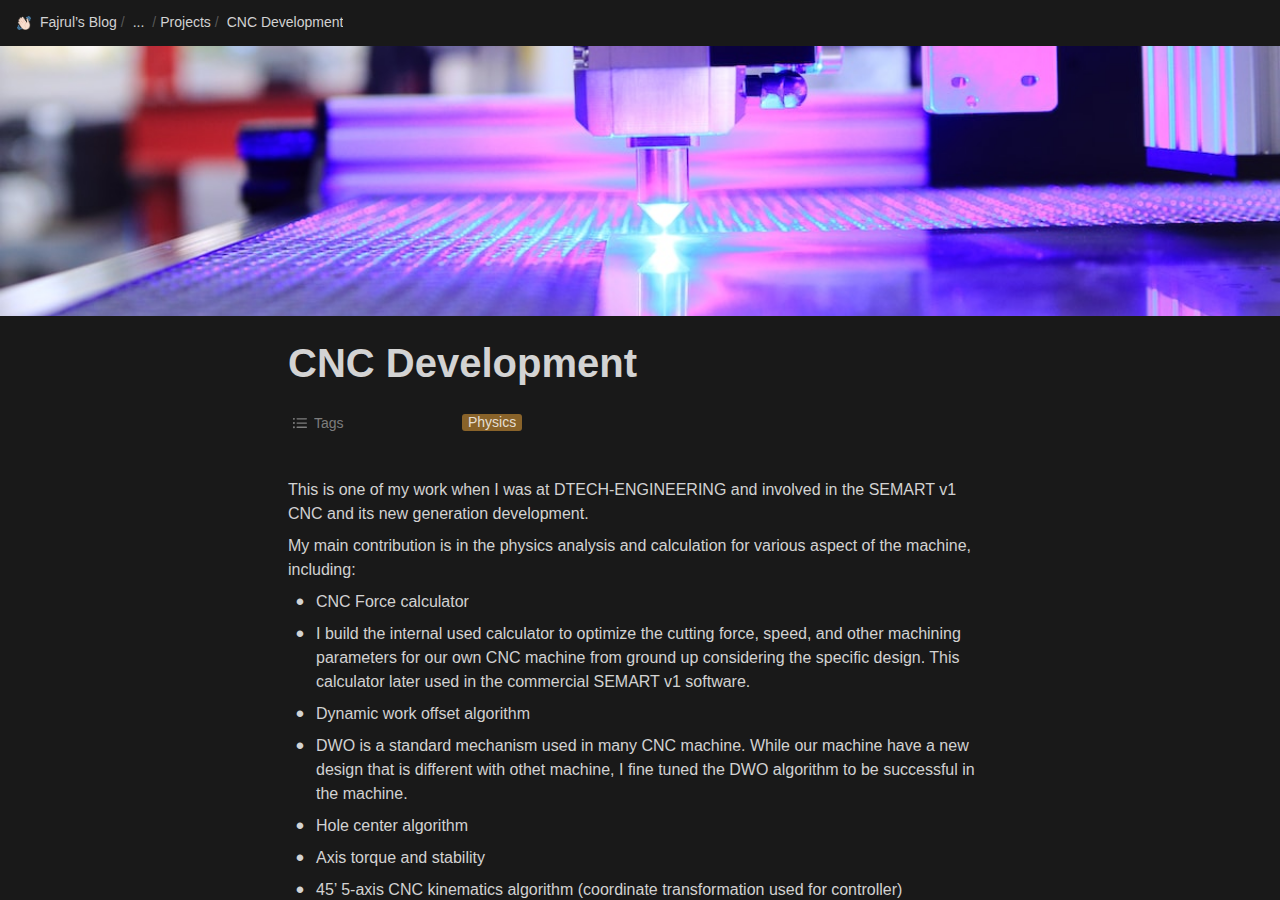
<file: cnc-development.html>
<html class="notion-html"><head lang="en"><meta charset="utf-8"/><meta content="width=device-width,height=device-height,initial-scale=1,maximum-scale=1,user-scalable=no,viewport-fit=cover" name="viewport"/><title>CNC Development</title><meta content="en_US" property="og:locale"/><link href="/images/favicon.ico" rel="shortcut icon" type="image/x-icon"/><link href="/images/logo-ios.png" rel="apple-touch-icon"/><meta content="yes" name="apple-mobile-web-app-capable"/><meta content="telephone=no" name="format-detection"/><meta content="no" name="msapplication-tap-highlight"/><link href="e218a1aef6df86309cb95b61e446888efa3b0379.css" media="print" rel="stylesheet"/><link href="87cb8054003093194fca9e8b417296018cbffb68.css" rel="stylesheet"/><meta content="Fajrul Fx's Blog" name="title"/><meta content="Personal website of Fajrul Falah" name="description"/><link href="e1d809d762eeca23edf0cb31bb17bf3c703085f5.css" rel="stylesheet"/><link href="None" rel="icon" sizes="16x16" type="image/png"/></head><body class="notion-body"><style>body{background:#fff}body.dark{background:#191919}@keyframes startup-shimmer-animation{0%{transform:translateX(-100%) translateZ(0)}100%{transform:translateX(100%) translateZ(0)}}@keyframes startup-shimmer-fade-in{0%{opacity:0}100%{opacity:1}}@keyframes startup-spinner-rotate{0%{transform:rotate(0) translateZ(0)}100%{transform:rotate(360deg) translateZ(0)}}#initial-loading-spinner{position:fixed;height:100vh;width:100vw;z-index:-1;display:none;align-items:center;justify-content:center;opacity:.5}#initial-loading-spinner svg{height:24px;width:24px;animation:startup-spinner-rotate 1s linear infinite;transform-origin:center center;pointer-events:none}#skeleton{background:#fff;position:fixed;height:100vh;width:100vw;z-index:-1;display:none;overflow:hidden}#initial-loading-spinner.show,#skeleton.show{display:flex}body.dark #skeleton{background:#191919}.notion-front-page #skeleton,.notion-mobile #skeleton{display:none}#skeleton-sidebar{background-color:#fbfbfa;box-shadow:inset -1px 0 0 0 rgba(0,0,0,.025);display:flex;width:240px;flex-direction:column;padding:12px 14px;overflow:hidden}body.dark #skeleton-sidebar{background-color:#202020;box-shadow:inset -1px 0 0 0 rgba(255,255,255,.05)}#skeleton.isElectron #skeleton-sidebar{padding-top:46px}#skeleton .row{display:flex;margin-bottom:8px;align-items:center}#skeleton .row.fadein{animation:1s ease-in 0s 1 normal both running startup-shimmer-fade-in}#skeleton .chevron{width:12px;height:12px;display:block;margin-right:4px;fill:rgba(227,226,224,.5)}body.dark #skeleton .chevron{fill:#2f2f2f}.startup-shimmer{background:rgba(227,226,224,.5);overflow:hidden;position:relative}body.dark .startup-shimmer{background:#2f2f2f}.startup-shimmer::before{content:"";position:absolute;height:100%;width:100%;z-index:1;animation:1s linear infinite startup-shimmer-animation;background:linear-gradient(90deg,transparent 0,rgba(255,255,255,.4) 50%,transparent 100%)}body.dark .startup-shimmer::before{background:linear-gradient(90deg,transparent 0,rgba(86,86,86,.4) 50%,transparent 100%)}#skeleton .icon{width:20px;height:20px;border-radius:4px}#skeleton .text{height:10px;border-radius:10px}#skeleton .draggable{-webkit-app-region:drag;position:absolute;top:0;left:0;width:100%;height:36px;display:none}#skeleton.isElectron .draggable{display:block}</style><style id="scroll-properties">
			::-webkit-scrollbar {
				width: 10px;
				height: 10px;
			}
			::-webkit-scrollbar {
				background: transparent;
			}
			::-webkit-scrollbar-track {
				background: #EDECE9;
			}
			::-webkit-scrollbar-thumb {
				background:#D3D1CB;
			}
			::-webkit-scrollbar-thumb:hover {
				background:#AEACA6;
			}
		</style><div id="notion-app"><div class="notion-app-inner notion-dark-theme" style='color: rgba(255, 255, 255, 0.81); fill: currentcolor; line-height: 1.5; font-family: ui-sans-serif, -apple-system, BlinkMacSystemFont, "Segoe UI", Helvetica, "Apple Color Emoji", Arial, sans-serif, "Segoe UI Emoji", "Segoe UI Symbol"; -webkit-font-smoothing: auto; background-color: rgb(25, 25, 25);'><div style="height: 100%;"><div class="notion-cursor-listener" style="width: 100vw; height: 100%; position: relative; display: flex; flex: 1 1 0%; background: rgb(25, 25, 25); cursor: text;"><div class="" style="display: flex; flex-direction: column; width: 100%; overflow: hidden;"><div style="max-width: 100vw; z-index: 100; background: rgb(25, 25, 25); user-select: none;"><div class="notion-topbar" style="width: 100%; max-width: 100vw; height: 45px; opacity: 1; transition: opacity 700ms ease 0s, color 700ms ease 0s; position: relative;"><div style="display: flex; justify-content: space-between; align-items: center; overflow: hidden; height: 45px; padding-left: 12px; padding-right: 10px;"><div class="notranslate shadow-cursor-breadcrumb" style="display: flex; align-items: center; line-height: 1.2; font-size: 14px; height: 100%; flex-grow: 0; margin-right: 8px; min-width: 0px;"><div class="notion-selectable notion-page-block" data-block-id="94f06de4-40a2-43b5-95b7-0b3d1c67cacc" style="display: flex; align-items: center; min-width: 0px;"><a href="fajrul-s-blog" rel="noopener noreferrer" style="display: flex; color: rgba(255, 255, 255, 0.81); text-decoration: none; user-select: none; transition: background 20ms ease-in 0s; cursor: pointer; align-items: center; flex-shrink: 1; white-space: nowrap; height: 24px; border-radius: 4px; font-size: inherit; line-height: 1.2; min-width: 0px; padding: 2px;"><div style="display: flex; align-items: center; min-width: 0px;"><div class="notion-record-icon notranslate" style="display: flex; align-items: center; justify-content: center; height: 20px; width: 20px; border-radius: 0.25em; flex-shrink: 0; margin-right: 6px; font-weight: 500;"><div style="display: flex; align-items: center; justify-content: center; height: 20px; width: 20px;"><div style="height: 14px; width: 14px; font-size: 14px; line-height: 1; margin-left: 0px; color: rgb(246, 246, 246);"><img alt="👋🏻" aria-label="👋🏻" class="notion-emoji" src="[data-uri]" style="width: 100%;
height: 100%;
background: url(f87457017f44d1d87f6d662556796277387c1c28.png) 20.339% 86.4407%/6000% 6000%"/></div></div></div><div class="notranslate" style="white-space: nowrap; overflow: hidden; text-overflow: ellipsis; max-width: 160px;">Fajrul’s Blog</div></div></a></div><span style="margin-left: 2px; margin-right: 2px; color: rgba(255, 255, 255, 0.282);">/</span><div style="display: flex; align-items: center; flex-shrink: 0;"><div role="button" style="user-select: none; transition: background 20ms ease-in 0s; cursor: pointer; display: inline-flex; align-items: center; flex-shrink: 0; white-space: nowrap; height: 24px; border-radius: 4px; font-size: 14px; line-height: 1.2; min-width: 0px; padding-left: 6px; padding-right: 6px; color: rgba(255, 255, 255, 0.81);" tabindex="0">...</div><span style="margin-left: 2px; margin-right: 2px; color: rgba(255, 255, 255, 0.282);">/</span></div><div class="notion-selectable notion-collection_view-block" data-block-id="f6dae53a-1b90-4ec1-8bd4-f009a1d19a82" style="display: flex; align-items: center; min-width: 0px;"><a href="f6dae53a1b904ec18bd4f009a1d19a82" rel="noopener noreferrer" style="display: flex; color: rgba(255, 255, 255, 0.81); text-decoration: none; user-select: none; transition: background 20ms ease-in 0s; cursor: pointer; align-items: center; flex-shrink: 1; white-space: nowrap; height: 24px; border-radius: 4px; font-size: inherit; line-height: 1.2; min-width: 0px; padding: 2px;"><div style="display: flex; align-items: center; min-width: 0px;"><div class="notranslate" style="white-space: nowrap; overflow: hidden; text-overflow: ellipsis; max-width: 160px;">Projects</div></div></a></div><span style="margin-left: 2px; margin-right: 2px; color: rgba(255, 255, 255, 0.282);">/</span><div role="button" style="user-select: none; transition: background 20ms ease-in 0s; cursor: pointer; display: inline-flex; align-items: center; flex-shrink: 1; white-space: nowrap; height: 24px; border-radius: 4px; font-size: 14px; line-height: 1.2; min-width: 0px; padding-left: 6px; padding-right: 6px; color: rgba(255, 255, 255, 0.81);" tabindex="0"><div class="notranslate" style="white-space: nowrap; overflow: hidden; text-overflow: ellipsis; max-width: 240px;">CNC Development</div></div></div><div style="flex-grow: 1; flex-shrink: 1;"></div><div role="button" style="user-select: none; transition: background 20ms ease-in 0s; cursor: pointer; display: inline-flex; align-items: center; flex-shrink: 0; white-space: nowrap; height: 28px; border-radius: 4px; font-size: 14px; line-height: 1.2; min-width: 0px; padding-left: 8px; padding-right: 8px; color: rgba(255, 255, 255, 0.81);" tabindex="0"><svg class="searchNew" style="width: 14px; height: 14px; display: block; fill: inherit; flex-shrink: 0; backface-visibility: hidden; margin-right: 6px;" viewBox="0 0 17 17"><path d="M6.78027 13.6729C8.24805 13.6729 9.60156 13.1982 10.709 12.4072L14.875 16.5732C15.0684 16.7666 15.3232 16.8633 15.5957 16.8633C16.167 16.8633 16.5713 16.4238 16.5713 15.8613C16.5713 15.5977 16.4834 15.3516 16.29 15.1582L12.1504 11.0098C13.0205 9.86719 13.5391 8.45215 13.5391 6.91406C13.5391 3.19629 10.498 0.155273 6.78027 0.155273C3.0625 0.155273 0.0214844 3.19629 0.0214844 6.91406C0.0214844 10.6318 3.0625 13.6729 6.78027 13.6729ZM6.78027 12.2139C3.87988 12.2139 1.48047 9.81445 1.48047 6.91406C1.48047 4.01367 3.87988 1.61426 6.78027 1.61426C9.68066 1.61426 12.0801 4.01367 12.0801 6.91406C12.0801 9.81445 9.68066 12.2139 6.78027 12.2139Z"></path></svg>Search</div><div role="button" style="user-select: none; transition: background 20ms ease-in 0s; cursor: pointer; display: flex; align-items: center; justify-content: center; width: 32px; height: 28px; border-radius: 3px;" tabindex="0"><svg class="dots" style="width: 18px; height: 18px; display: block; fill: inherit; flex-shrink: 0; backface-visibility: hidden;" viewBox="0 0 13 3"><g><path d="M3,1.5A1.5,1.5,0,1,1,1.5,0,1.5,1.5,0,0,1,3,1.5Z"></path><path d="M8,1.5A1.5,1.5,0,1,1,6.5,0,1.5,1.5,0,0,1,8,1.5Z"></path><path d="M13,1.5A1.5,1.5,0,1,1,11.5,0,1.5,1.5,0,0,1,13,1.5Z"></path></g></svg></div><div style="flex: 0 0 auto; width: 1px; height: 16px; margin-left: 8px; margin-right: 8px; background: rgba(255, 255, 255, 0.13);"></div><div role="button" style="user-select: none; transition: background 20ms ease-in 0s; cursor: pointer; display: inline-flex; align-items: center; flex-shrink: 0; white-space: nowrap; height: 28px; border-radius: 4px; font-size: 14px; line-height: 1.2; min-width: 0px; padding-left: 8px; padding-right: 8px; color: rgba(255, 255, 255, 0.81);" tabindex="0"><svg class="notionLogo" style="width: 18px; height: 18px; display: block; fill: inherit; flex-shrink: 0; backface-visibility: hidden; margin-right: 6px;" viewBox="0 0 120 126"><path d="M 20.6927 21.9315C 24.5836 25.0924 26.0432 24.8512 33.3492 24.3638L 102.228 20.2279C 103.689 20.2279 102.474 18.7705 101.987 18.5283L 90.5477 10.2586C 88.3558 8.55699 85.4356 6.60818 79.8387 7.09563L 13.1433 11.9602C 10.711 12.2014 10.2251 13.4175 11.1939 14.3924L 20.6927 21.9315ZM 24.8281 37.9835L 24.8281 110.456C 24.8281 114.351 26.7745 115.808 31.1553 115.567L 106.853 111.187C 111.236 110.946 111.724 108.267 111.724 105.103L 111.724 33.1169C 111.724 29.958 110.509 28.2544 107.826 28.4976L 28.721 33.1169C 25.8018 33.3622 24.8281 34.8225 24.8281 37.9835ZM 99.5567 41.8711C 100.042 44.0622 99.5567 46.2512 97.3618 46.4974L 93.7143 47.2241L 93.7143 100.728C 90.5477 102.43 87.6275 103.403 85.1942 103.403C 81.2983 103.403 80.3226 102.186 77.4044 98.54L 53.5471 61.087L 53.5471 97.3239L 61.0964 99.0275C 61.0964 99.0275 61.0964 103.403 55.0057 103.403L 38.2148 104.377C 37.727 103.403 38.2148 100.973 39.9179 100.486L 44.2996 99.2717L 44.2996 51.36L 38.2158 50.8725C 37.728 48.6815 38.9431 45.5225 42.3532 45.2773L 60.3661 44.0631L 85.1942 82.0036L 85.1942 48.4402L 78.864 47.7136C 78.3781 45.0351 80.3226 43.0902 82.7569 42.849L 99.5567 41.8711ZM 7.5434 5.39404L 76.9175 0.285276C 85.4366 -0.445402 87.6285 0.0440428 92.983 3.93368L 115.128 19.4982C 118.782 22.1747 120 22.9034 120 25.8211L 120 111.187C 120 116.537 118.051 119.701 111.237 120.185L 30.6734 125.05C 25.5584 125.294 23.124 124.565 20.4453 121.158L 4.13735 99.9994C 1.21516 96.1048 0 93.191 0 89.7819L 0 13.903C 0 9.5279 1.94945 5.8785 7.5434 5.39404Z"></path></svg>Try Notion</div></div></div><div style="width: calc(100% - 0px); user-select: none;"></div></div><div class="notion-frame" style="flex-grow: 0; flex-shrink: 1; display: flex; flex-direction: column; background: rgb(25, 25, 25); z-index: 1; height: calc(100vh - 45px); max-height: 100%; position: relative; width: 1920px;"><div class="notion-scroller vertical" style="display: flex; flex-direction: column; z-index: 1; flex-grow: 1; position: relative; align-items: center; margin-right: 0px; margin-bottom: 0px; overflow: hidden auto;"><div style="position: absolute; top: 0px; left: 0px;"><div></div></div><div class="whenContentEditable" data-content-editable-root="true" style="caret-color: rgba(255, 255, 255, 0.81); width: 100%; display: flex; flex-direction: column; position: relative; align-items: center; flex-grow: 1; --whenContentEditable--WebkitUserModify:read-write-plaintext-only;"><span style="height: 1px; width: 1px;"></span><div class="pseudoSelection" contenteditable="false" data-content-editable-void="true" style="user-select: none; --pseudoSelection--background:transparent; width: 100%; display: flex; flex-direction: column; align-items: center; flex-shrink: 0; flex-grow: 0; z-index: 2;"><div style="position: relative; width: 100%; display: flex; flex-direction: column; align-items: center; height: 30vh; cursor: default;"><div style="width: 100%; cursor: inherit;"><div style="display: grid; width: 100%; height: 30vh;"><div style="grid-area: 1 / 1 / auto / auto; width: 100%; height: 100%;"><img referrerpolicy="same-origin" src="265cea9666398f95d4b7cdf3a1067347ba9dc5f3.jpg" style="display: block; object-fit: cover; border-radius: 0px; width: 100%; height: 30vh; opacity: 1; object-position: center 72.03%;"/></div></div></div><div aria-hidden="true" style='background: rgba(0, 0, 0, 0.4); border-radius: 3px; color: white; font-size: 12px; font-family: ui-sans-serif, -apple-system, BlinkMacSystemFont, "Segoe UI", Helvetica, "Apple Color Emoji", Arial, sans-serif, "Segoe UI Emoji", "Segoe UI Symbol"; width: 180px; left: calc(50% - 90px); padding: 0.3em 1.5em; pointer-events: none; position: absolute; top: calc(50% - 10px); text-align: center; opacity: 0;'>Drag image to reposition</div></div></div><div style="width: 100%; display: flex; justify-content: center; z-index: 3; flex-shrink: 0;"><div style="max-width: 100%; min-width: 0px; width: 900px;"><div style="width: 100%; display: flex; flex-direction: column; align-items: center; flex-shrink: 0; flex-grow: 0;"><div style="max-width: 100%; padding-left: calc(96px + env(safe-area-inset-left)); width: 100%;"><div class="pseudoSelection" contenteditable="false" data-content-editable-void="true" style="user-select: none; --pseudoSelection--background:transparent; pointer-events: none;"><div class="notion-page-controls" style='display: flex; justify-content: flex-start; flex-wrap: wrap; margin-top: 16px; margin-bottom: 4px; margin-left: -1px; color: rgba(255, 255, 255, 0.282); font-family: ui-sans-serif, -apple-system, BlinkMacSystemFont, "Segoe UI", Helvetica, "Apple Color Emoji", Arial, sans-serif, "Segoe UI Emoji", "Segoe UI Symbol"; height: 24px; pointer-events: auto;'></div></div><div style="padding-right: calc(96px + env(safe-area-inset-right));"><div><div class="notion-selectable notion-page-block" data-block-id="23cc4c2d-c5f6-4695-849c-352c913818d6" style='color: rgba(255, 255, 255, 0.81); font-weight: 700; line-height: 1.2; font-size: 40px; font-family: ui-sans-serif, -apple-system, BlinkMacSystemFont, "Segoe UI", Helvetica, "Apple Color Emoji", Arial, sans-serif, "Segoe UI Emoji", "Segoe UI Symbol"; cursor: text; display: flex; align-items: center;'><div contenteditable="false" data-content-editable-leaf="true" placeholder="Untitled" spellcheck="true" style="max-width: 100%; width: 100%; white-space: pre-wrap; word-break: break-word; caret-color: rgba(255, 255, 255, 0.81); padding: 3px 2px;">CNC Development</div></div><div style="margin-left: 4px;"></div></div></div></div></div><div style="width: 100%; display: flex; flex-direction: column; align-items: center; flex-shrink: 0; flex-grow: 0;"><div contenteditable="false" data-content-editable-void="true" style="padding-left: calc(96px + env(safe-area-inset-left)); padding-right: calc(96px + env(safe-area-inset-right)); max-width: 100%; width: 100%;"><div style="width: 100%; font-size: 14px;"><div style="width: 100%; max-width: 100%; padding: 8px 0px; margin: 0px auto;"><div style="width: 100%; max-width: 100%; padding-top: 8px; margin: 0px auto;"><div style="padding-bottom: 8px;"><div style="margin: 0px;"><div><div style="display: flex; padding-bottom: 4px; width: 100%;"><div style="display: flex; align-items: center; height: 34px; width: 160px; flex: 0 0 auto; color: rgba(255, 255, 255, 0.443);"><div aria-disabled="true" role="button" style="user-select: none; transition: background 20ms ease-in 0s; cursor: default; display: flex; align-items: center; height: 100%; width: 100%; border-radius: 3px; padding: 0px 6px;" tabindex="-1"><div style="display: flex; align-items: center; line-height: 120%; min-width: 0px; font-size: 14px;"><div style="margin-right: 6px;"><svg class="typesMultipleSelect" style="width: 16px; height: 16px; display: block; fill: rgba(255, 255, 255, 0.443); flex-shrink: 0; backface-visibility: hidden;" viewBox="0 0 16 16"><path d="M1.91602 4.83789C2.44238 4.83789 2.87305 4.40723 2.87305 3.87402C2.87305 3.34766 2.44238 2.91699 1.91602 2.91699C1.38281 2.91699 0.952148 3.34766 0.952148 3.87402C0.952148 4.40723 1.38281 4.83789 1.91602 4.83789ZM5.1084 4.52344H14.3984C14.7607 4.52344 15.0479 4.23633 15.0479 3.87402C15.0479 3.51172 14.7607 3.22461 14.3984 3.22461H5.1084C4.74609 3.22461 4.45898 3.51172 4.45898 3.87402C4.45898 4.23633 4.74609 4.52344 5.1084 4.52344ZM1.91602 9.03516C2.44238 9.03516 2.87305 8.60449 2.87305 8.07129C2.87305 7.54492 2.44238 7.11426 1.91602 7.11426C1.38281 7.11426 0.952148 7.54492 0.952148 8.07129C0.952148 8.60449 1.38281 9.03516 1.91602 9.03516ZM5.1084 8.7207H14.3984C14.7607 8.7207 15.0479 8.43359 15.0479 8.07129C15.0479 7.70898 14.7607 7.42188 14.3984 7.42188H5.1084C4.74609 7.42188 4.45898 7.70898 4.45898 8.07129C4.45898 8.43359 4.74609 8.7207 5.1084 8.7207ZM1.91602 13.2324C2.44238 13.2324 2.87305 12.8018 2.87305 12.2686C2.87305 11.7422 2.44238 11.3115 1.91602 11.3115C1.38281 11.3115 0.952148 11.7422 0.952148 12.2686C0.952148 12.8018 1.38281 13.2324 1.91602 13.2324ZM5.1084 12.918H14.3984C14.7607 12.918 15.0479 12.6309 15.0479 12.2686C15.0479 11.9062 14.7607 11.6191 14.3984 11.6191H5.1084C4.74609 11.6191 4.45898 11.9062 4.45898 12.2686C4.45898 12.6309 4.74609 12.918 5.1084 12.918Z"></path></svg></div><div style="white-space: nowrap; overflow: hidden; text-overflow: ellipsis;">Tags</div></div></div></div><div style="display: flex; margin-left: 4px; height: 100%; flex: 1 1 auto; flex-direction: column; min-width: 0px;"><div style="display: flex; align-items: center; margin-left: 4px; height: 100%; flex: 1 1 auto; min-width: 0px;"><div aria-disabled="true" role="button" style="user-select: none; transition: background 20ms ease-in 0s; cursor: default; display: inline-block; align-items: center; border-radius: 3px; width: 100%; min-height: 34px; padding: 0px 8px; font-size: 14px; overflow: hidden;" tabindex="-1"><div style="display: flex; flex-wrap: wrap; padding-top: 8px; padding-bottom: 2px;"><div style="display: flex; align-items: center; flex-shrink: 1; min-width: 0px; max-width: 100%; height: 20px; border-radius: 3px; padding-left: 6px; padding-right: 6px; font-size: 14px; line-height: 120%; color: rgba(255, 255, 255, 0.804); background: rgb(137, 99, 42); margin: 0px 6px 6px 0px;"><div style="white-space: nowrap; overflow: hidden; text-overflow: ellipsis; display: inline-flex; align-items: center;">Physics</div></div></div></div></div></div></div></div></div></div></div></div></div><div style="width: 100%; height: 1px; background: rgba(255, 255, 255, 0.094); margin-bottom: 8px;"></div></div></div></div></div><main style="display: flex; width: 100%; justify-content: center; padding-top: 5px;"><div style="max-width: 100%; min-width: 0px; width: 900px;"><div class="notion-page-content" style="flex-shrink: 0; flex-grow: 1; max-width: 100%; display: flex; align-items: flex-start; flex-direction: column; font-size: 16px; line-height: 1.5; width: 100%; z-index: 4; padding-bottom: 30vh; padding-left: calc(96px + env(safe-area-inset-left)); padding-right: calc(96px + env(safe-area-inset-right));"><div class="notion-selectable notion-text-block" data-block-id="79c7abc4-5aa6-4a2c-a198-0883f353e249" style="width: 100%; max-width: 1718px; margin-top: 2px; margin-bottom: 1px;"><div style="color: inherit; fill: inherit;"><div style="display: flex;"><div contenteditable="false" data-content-editable-leaf="true" placeholder=" " spellcheck="true" style="max-width: 100%; width: 100%; white-space: pre-wrap; word-break: break-word; caret-color: rgba(255, 255, 255, 0.81); padding: 3px 2px;">This is one of my work when I was at DTECH-ENGINEERING and involved in the SEMART v1 CNC and its new generation development.</div></div></div></div><div class="notion-selectable notion-text-block" data-block-id="d0b2629d-0f06-4e7a-a5a9-4db01d78df06" style="width: 100%; max-width: 1718px; margin-top: 1px; margin-bottom: 1px;"><div style="color: inherit; fill: inherit;"><div style="display: flex;"><div contenteditable="false" data-content-editable-leaf="true" placeholder=" " spellcheck="true" style="max-width: 100%; width: 100%; white-space: pre-wrap; word-break: break-word; caret-color: rgba(255, 255, 255, 0.81); padding: 3px 2px;">My main contribution is in the physics analysis and calculation for various aspect of the machine, including:</div></div></div></div><div class="notion-selectable notion-bulleted_list-block" data-block-id="ea1d8ec2-b7ef-4495-b2e5-2bc7cca0593d" style="width: 100%; max-width: 1718px; margin-top: 1px; margin-bottom: 1px;"><div style="display: flex; align-items: flex-start; width: 100%; padding-left: 2px; color: inherit; fill: inherit;"><div class="pseudoSelection" contenteditable="false" data-content-editable-void="true" data-text-edit-side="start" style="user-select: none; --pseudoSelection--background:transparent; margin-right: 2px; width: 24px; display: flex; align-items: center; justify-content: center; flex-grow: 0; flex-shrink: 0; min-height: calc(1.5em + 3px + 3px);"><div class="pseudoBefore" style='font-size: 1.5em; line-height: 1; margin-bottom: 0px; --pseudoBefore--fontFamily:Arial; --pseudoBefore--content:"•";'></div></div><div style="flex: 1 1 0px; min-width: 1px; display: flex; flex-direction: column;"><div style="display: flex;"><div contenteditable="false" data-content-editable-leaf="true" placeholder="List" spellcheck="true" style="max-width: 100%; width: 100%; white-space: pre-wrap; word-break: break-word; caret-color: rgba(255, 255, 255, 0.81); padding: 3px 2px; text-align: left;">CNC Force calculator</div></div></div></div></div><div class="notion-selectable notion-bulleted_list-block" data-block-id="771fe58b-6b27-4179-ab9c-439981eb5d71" style="width: 100%; max-width: 1718px; margin-top: 1px; margin-bottom: 1px;"><div style="display: flex; align-items: flex-start; width: 100%; padding-left: 2px; color: inherit; fill: inherit;"><div class="pseudoSelection" contenteditable="false" data-content-editable-void="true" data-text-edit-side="start" style="user-select: none; --pseudoSelection--background:transparent; margin-right: 2px; width: 24px; display: flex; align-items: center; justify-content: center; flex-grow: 0; flex-shrink: 0; min-height: calc(1.5em + 3px + 3px);"><div class="pseudoBefore" style='font-size: 1.5em; line-height: 1; margin-bottom: 0px; --pseudoBefore--fontFamily:Arial; --pseudoBefore--content:"•";'></div></div><div style="flex: 1 1 0px; min-width: 1px; display: flex; flex-direction: column;"><div style="display: flex;"><div contenteditable="false" data-content-editable-leaf="true" placeholder="List" spellcheck="true" style="max-width: 100%; width: 100%; white-space: pre-wrap; word-break: break-word; caret-color: rgba(255, 255, 255, 0.81); padding: 3px 2px; text-align: left;">I build the internal used calculator to optimize the cutting force, speed, and other machining parameters for our own CNC machine from ground up considering the specific design. This calculator later used in the commercial SEMART v1 software.</div></div></div></div></div><div class="notion-selectable notion-bulleted_list-block" data-block-id="a1435b2a-a361-4aca-b9f8-f0814ae66acb" style="width: 100%; max-width: 1718px; margin-top: 1px; margin-bottom: 1px;"><div style="display: flex; align-items: flex-start; width: 100%; padding-left: 2px; color: inherit; fill: inherit;"><div class="pseudoSelection" contenteditable="false" data-content-editable-void="true" data-text-edit-side="start" style="user-select: none; --pseudoSelection--background:transparent; margin-right: 2px; width: 24px; display: flex; align-items: center; justify-content: center; flex-grow: 0; flex-shrink: 0; min-height: calc(1.5em + 3px + 3px);"><div class="pseudoBefore" style='font-size: 1.5em; line-height: 1; margin-bottom: 0px; --pseudoBefore--fontFamily:Arial; --pseudoBefore--content:"•";'></div></div><div style="flex: 1 1 0px; min-width: 1px; display: flex; flex-direction: column;"><div style="display: flex;"><div contenteditable="false" data-content-editable-leaf="true" placeholder="List" spellcheck="true" style="max-width: 100%; width: 100%; white-space: pre-wrap; word-break: break-word; caret-color: rgba(255, 255, 255, 0.81); padding: 3px 2px; text-align: left;">Dynamic work offset algorithm</div></div></div></div></div><div class="notion-selectable notion-bulleted_list-block" data-block-id="4015b1e7-151c-4c49-bb79-69e08806ee73" style="width: 100%; max-width: 1718px; margin-top: 1px; margin-bottom: 1px;"><div style="display: flex; align-items: flex-start; width: 100%; padding-left: 2px; color: inherit; fill: inherit;"><div class="pseudoSelection" contenteditable="false" data-content-editable-void="true" data-text-edit-side="start" style="user-select: none; --pseudoSelection--background:transparent; margin-right: 2px; width: 24px; display: flex; align-items: center; justify-content: center; flex-grow: 0; flex-shrink: 0; min-height: calc(1.5em + 3px + 3px);"><div class="pseudoBefore" style='font-size: 1.5em; line-height: 1; margin-bottom: 0px; --pseudoBefore--fontFamily:Arial; --pseudoBefore--content:"•";'></div></div><div style="flex: 1 1 0px; min-width: 1px; display: flex; flex-direction: column;"><div style="display: flex;"><div contenteditable="false" data-content-editable-leaf="true" placeholder="List" spellcheck="true" style="max-width: 100%; width: 100%; white-space: pre-wrap; word-break: break-word; caret-color: rgba(255, 255, 255, 0.81); padding: 3px 2px; text-align: left;">DWO is a standard mechanism used in many CNC machine. While our machine have a new design that is different with othet machine, I fine tuned the DWO algorithm to be successful in the machine.</div></div></div></div></div><div class="notion-selectable notion-bulleted_list-block" data-block-id="4ec7da12-f5a2-4e33-b2d4-ecfcc20399fc" style="width: 100%; max-width: 1718px; margin-top: 1px; margin-bottom: 1px;"><div style="display: flex; align-items: flex-start; width: 100%; padding-left: 2px; color: inherit; fill: inherit;"><div class="pseudoSelection" contenteditable="false" data-content-editable-void="true" data-text-edit-side="start" style="user-select: none; --pseudoSelection--background:transparent; margin-right: 2px; width: 24px; display: flex; align-items: center; justify-content: center; flex-grow: 0; flex-shrink: 0; min-height: calc(1.5em + 3px + 3px);"><div class="pseudoBefore" style='font-size: 1.5em; line-height: 1; margin-bottom: 0px; --pseudoBefore--fontFamily:Arial; --pseudoBefore--content:"•";'></div></div><div style="flex: 1 1 0px; min-width: 1px; display: flex; flex-direction: column;"><div style="display: flex;"><div contenteditable="false" data-content-editable-leaf="true" placeholder="List" spellcheck="true" style="max-width: 100%; width: 100%; white-space: pre-wrap; word-break: break-word; caret-color: rgba(255, 255, 255, 0.81); padding: 3px 2px; text-align: left;">Hole center algorithm</div></div></div></div></div><div class="notion-selectable notion-bulleted_list-block" data-block-id="6ee2ebf3-ea7d-4382-be37-d08a1c6682ee" style="width: 100%; max-width: 1718px; margin-top: 1px; margin-bottom: 1px;"><div style="display: flex; align-items: flex-start; width: 100%; padding-left: 2px; color: inherit; fill: inherit;"><div class="pseudoSelection" contenteditable="false" data-content-editable-void="true" data-text-edit-side="start" style="user-select: none; --pseudoSelection--background:transparent; margin-right: 2px; width: 24px; display: flex; align-items: center; justify-content: center; flex-grow: 0; flex-shrink: 0; min-height: calc(1.5em + 3px + 3px);"><div class="pseudoBefore" style='font-size: 1.5em; line-height: 1; margin-bottom: 0px; --pseudoBefore--fontFamily:Arial; --pseudoBefore--content:"•";'></div></div><div style="flex: 1 1 0px; min-width: 1px; display: flex; flex-direction: column;"><div style="display: flex;"><div contenteditable="false" data-content-editable-leaf="true" placeholder="List" spellcheck="true" style="max-width: 100%; width: 100%; white-space: pre-wrap; word-break: break-word; caret-color: rgba(255, 255, 255, 0.81); padding: 3px 2px; text-align: left;">Axis torque and stability</div></div></div></div></div><div class="notion-selectable notion-bulleted_list-block" data-block-id="360753c2-a66c-4175-8ff5-aaf6c015bc5e" style="width: 100%; max-width: 1718px; margin-top: 1px; margin-bottom: 1px;"><div style="display: flex; align-items: flex-start; width: 100%; padding-left: 2px; color: inherit; fill: inherit;"><div class="pseudoSelection" contenteditable="false" data-content-editable-void="true" data-text-edit-side="start" style="user-select: none; --pseudoSelection--background:transparent; margin-right: 2px; width: 24px; display: flex; align-items: center; justify-content: center; flex-grow: 0; flex-shrink: 0; min-height: calc(1.5em + 3px + 3px);"><div class="pseudoBefore" style='font-size: 1.5em; line-height: 1; margin-bottom: 0px; --pseudoBefore--fontFamily:Arial; --pseudoBefore--content:"•";'></div></div><div style="flex: 1 1 0px; min-width: 1px; display: flex; flex-direction: column;"><div style="display: flex;"><div contenteditable="false" data-content-editable-leaf="true" placeholder="List" spellcheck="true" style="max-width: 100%; width: 100%; white-space: pre-wrap; word-break: break-word; caret-color: rgba(255, 255, 255, 0.81); padding: 3px 2px; text-align: left;">45’ 5-axis CNC kinematics algorithm (coordinate transformation used for controller)</div></div></div></div></div><div class="notion-selectable notion-text-block" data-block-id="5357a9ba-803b-428a-98d7-94733913ccef" style="width: 100%; max-width: 1718px; margin-top: 1px; margin-bottom: 0px;"><div style="color: inherit; fill: inherit;"><div style="display: flex;"><div contenteditable="false" data-content-editable-leaf="true" placeholder=" " spellcheck="true" style="max-width: 100%; width: 100%; white-space: pre-wrap; word-break: break-word; caret-color: rgba(255, 255, 255, 0.81); padding: 3px 2px; min-height: 1em; color: rgba(255, 255, 255, 0.81); -webkit-text-fill-color: rgba(255, 255, 255, 0.282);"></div></div></div></div></div></div><div contenteditable="false" data-content-editable-void="true" style="width: 0px;"><div style="display: none; flex-shrink: 0; pointer-events: none; width: 0px; position: absolute; right: 192px; opacity: 0;"><div style="display: flex; flex-direction: column; padding: 5px 16px; width: 340px; flex-shrink: 0; height: 100%; position: relative; pointer-events: none; z-index: 1;"><div style="position: absolute; pointer-events: none; width: 100%; height: 100%; top: -5px; background: linear-gradient(rgb(25, 25, 25) 0px, rgba(25, 25, 25, 0) 15px);"></div></div></div></div></main><span style="height: 1px; width: 1px;"></span></div><div class="notion-presence-container" style="position: absolute; top: 0px; left: 0px; z-index: 89;"><div></div></div></div></div></div><div class="notion-peek-renderer" style="position: fixed; top: 0px; right: 0px; bottom: 0px; width: 960px; z-index: 109; transform: translateX(960px) translateZ(0px);"></div></div></div></div></div><script src="1172e9111a5fb396bcb8a05870b5eabf8abf221c.js" type="text/javascript"></script><div style="width: env(safe-area-inset-bottom);"></div></body></html>
</file>
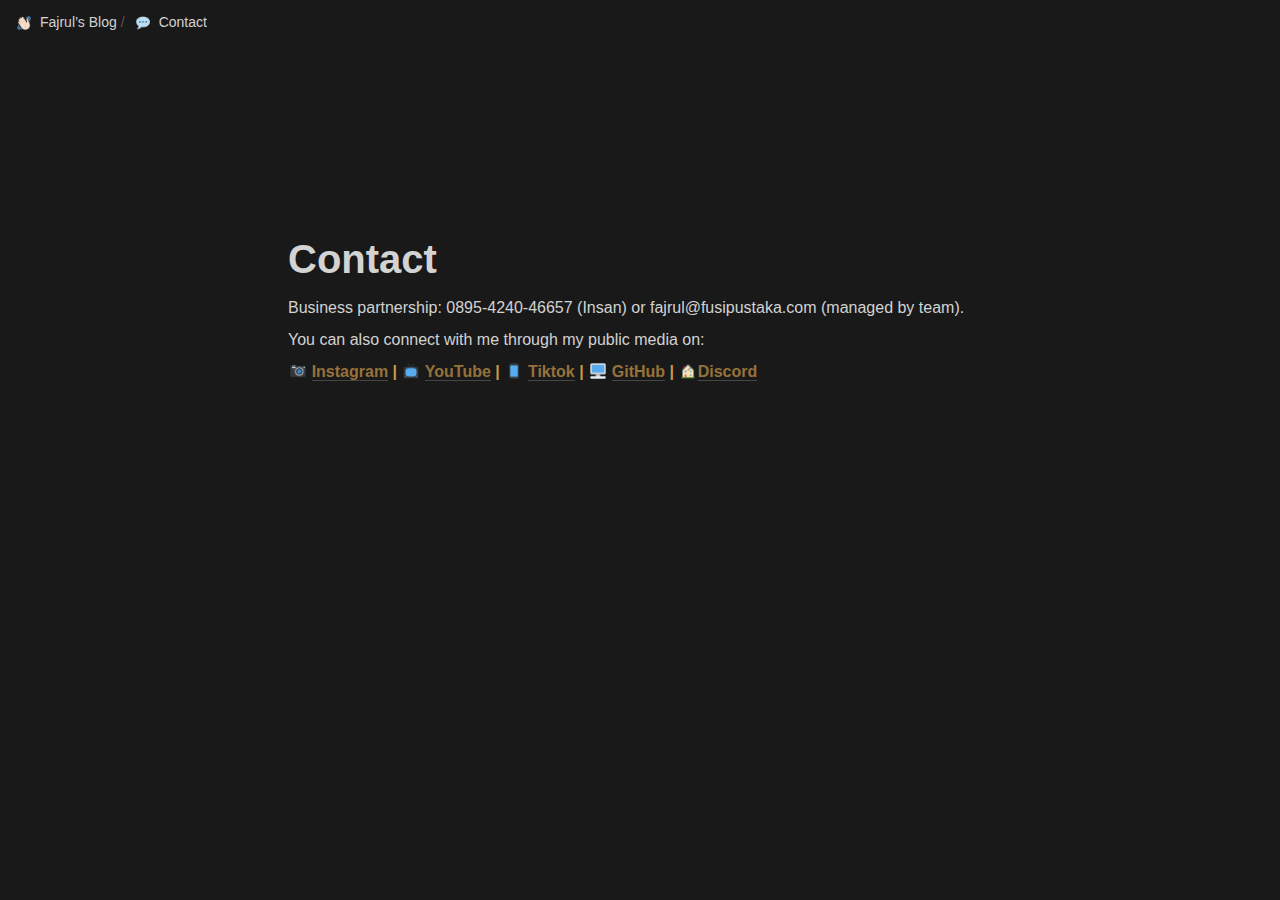
<file: contact.html>
<html class="notion-html"><head lang="en"><meta charset="utf-8"/><meta content="width=device-width,height=device-height,initial-scale=1,maximum-scale=1,user-scalable=no,viewport-fit=cover" name="viewport"/><title>Contact</title><meta content="en_US" property="og:locale"/><link href="[data-uri]" rel="shortcut icon" type="image/x-icon"/><link href="/images/logo-ios.png" rel="apple-touch-icon"/><meta content="yes" name="apple-mobile-web-app-capable"/><meta content="telephone=no" name="format-detection"/><meta content="no" name="msapplication-tap-highlight"/><link href="e218a1aef6df86309cb95b61e446888efa3b0379.css" media="print" rel="stylesheet"/><link href="87cb8054003093194fca9e8b417296018cbffb68.css" rel="stylesheet"/><meta content="Fajrul Fx's Blog" name="title"/><meta content="Personal website of Fajrul Falah" name="description"/><link href="e1d809d762eeca23edf0cb31bb17bf3c703085f5.css" rel="stylesheet"/><link href="None" rel="icon" sizes="16x16" type="image/png"/></head><body class="notion-body"><style>body{background:#fff}body.dark{background:#191919}@keyframes startup-shimmer-animation{0%{transform:translateX(-100%) translateZ(0)}100%{transform:translateX(100%) translateZ(0)}}@keyframes startup-shimmer-fade-in{0%{opacity:0}100%{opacity:1}}@keyframes startup-spinner-rotate{0%{transform:rotate(0) translateZ(0)}100%{transform:rotate(360deg) translateZ(0)}}#initial-loading-spinner{position:fixed;height:100vh;width:100vw;z-index:-1;display:none;align-items:center;justify-content:center;opacity:.5}#initial-loading-spinner svg{height:24px;width:24px;animation:startup-spinner-rotate 1s linear infinite;transform-origin:center center;pointer-events:none}#skeleton{background:#fff;position:fixed;height:100vh;width:100vw;z-index:-1;display:none;overflow:hidden}#initial-loading-spinner.show,#skeleton.show{display:flex}body.dark #skeleton{background:#191919}.notion-front-page #skeleton,.notion-mobile #skeleton{display:none}#skeleton-sidebar{background-color:#fbfbfa;box-shadow:inset -1px 0 0 0 rgba(0,0,0,.025);display:flex;width:240px;flex-direction:column;padding:12px 14px;overflow:hidden}body.dark #skeleton-sidebar{background-color:#202020;box-shadow:inset -1px 0 0 0 rgba(255,255,255,.05)}#skeleton.isElectron #skeleton-sidebar{padding-top:46px}#skeleton .row{display:flex;margin-bottom:8px;align-items:center}#skeleton .row.fadein{animation:1s ease-in 0s 1 normal both running startup-shimmer-fade-in}#skeleton .chevron{width:12px;height:12px;display:block;margin-right:4px;fill:rgba(227,226,224,.5)}body.dark #skeleton .chevron{fill:#2f2f2f}.startup-shimmer{background:rgba(227,226,224,.5);overflow:hidden;position:relative}body.dark .startup-shimmer{background:#2f2f2f}.startup-shimmer::before{content:"";position:absolute;height:100%;width:100%;z-index:1;animation:1s linear infinite startup-shimmer-animation;background:linear-gradient(90deg,transparent 0,rgba(255,255,255,.4) 50%,transparent 100%)}body.dark .startup-shimmer::before{background:linear-gradient(90deg,transparent 0,rgba(86,86,86,.4) 50%,transparent 100%)}#skeleton .icon{width:20px;height:20px;border-radius:4px}#skeleton .text{height:10px;border-radius:10px}#skeleton .draggable{-webkit-app-region:drag;position:absolute;top:0;left:0;width:100%;height:36px;display:none}#skeleton.isElectron .draggable{display:block}</style><style id="scroll-properties">
			::-webkit-scrollbar {
				width: 10px;
				height: 10px;
			}
			::-webkit-scrollbar {
				background: transparent;
			}
			::-webkit-scrollbar-track {
				background: #EDECE9;
			}
			::-webkit-scrollbar-thumb {
				background:#D3D1CB;
			}
			::-webkit-scrollbar-thumb:hover {
				background:#AEACA6;
			}
		</style><div id="notion-app"><div class="notion-app-inner notion-dark-theme" style='color: rgba(255, 255, 255, 0.81); fill: currentcolor; line-height: 1.5; font-family: ui-sans-serif, -apple-system, BlinkMacSystemFont, "Segoe UI", Helvetica, "Apple Color Emoji", Arial, sans-serif, "Segoe UI Emoji", "Segoe UI Symbol"; -webkit-font-smoothing: auto; background-color: rgb(25, 25, 25);'><div style="height: 100%;"><div class="notion-cursor-listener" style="width: 100vw; height: 100%; position: relative; display: flex; flex: 1 1 0%; background: rgb(25, 25, 25); cursor: text;"><div class="" style="display: flex; flex-direction: column; width: 100%; overflow: hidden;"><div style="max-width: 100vw; z-index: 100; background: rgb(25, 25, 25); user-select: none;"><div class="notion-topbar" style="width: 100%; max-width: 100vw; height: 45px; opacity: 1; transition: opacity 700ms ease 0s, color 700ms ease 0s; position: relative;"><div style="display: flex; justify-content: space-between; align-items: center; overflow: hidden; height: 45px; padding-left: 12px; padding-right: 10px;"><div class="notranslate shadow-cursor-breadcrumb" style="display: flex; align-items: center; line-height: 1.2; font-size: 14px; height: 100%; flex-grow: 0; margin-right: 8px; min-width: 0px;"><div class="notion-selectable notion-page-block" data-block-id="94f06de4-40a2-43b5-95b7-0b3d1c67cacc" style="display: flex; align-items: center; min-width: 0px;"><a href="fajrul-s-blog" rel="noopener noreferrer" style="display: flex; color: rgba(255, 255, 255, 0.81); text-decoration: none; user-select: none; transition: background 20ms ease-in 0s; cursor: pointer; align-items: center; flex-shrink: 1; white-space: nowrap; height: 24px; border-radius: 4px; font-size: inherit; line-height: 1.2; min-width: 0px; padding: 2px;"><div style="display: flex; align-items: center; min-width: 0px;"><div class="notion-record-icon notranslate" style="display: flex; align-items: center; justify-content: center; height: 20px; width: 20px; border-radius: 0.25em; flex-shrink: 0; margin-right: 6px; font-weight: 500;"><div style="display: flex; align-items: center; justify-content: center; height: 20px; width: 20px;"><div style="height: 14px; width: 14px; font-size: 14px; line-height: 1; margin-left: 0px; color: rgb(246, 246, 246);"><img alt="👋🏻" aria-label="👋🏻" class="notion-emoji" src="[data-uri]" style="width: 100%;
height: 100%;
background: url(f87457017f44d1d87f6d662556796277387c1c28.png) 20.339% 86.4407%/6000% 6000%"/></div></div></div><div class="notranslate" style="white-space: nowrap; overflow: hidden; text-overflow: ellipsis; max-width: 160px;">Fajrul’s Blog</div></div></a></div><span style="margin-left: 2px; margin-right: 2px; color: rgba(255, 255, 255, 0.282);">/</span><div role="button" style="user-select: none; transition: background 20ms ease-in 0s; cursor: pointer; display: inline-flex; align-items: center; flex-shrink: 1; white-space: nowrap; height: 24px; border-radius: 4px; font-size: 14px; line-height: 1.2; min-width: 0px; padding-left: 6px; padding-right: 6px; color: rgba(255, 255, 255, 0.81);" tabindex="0"><div class="notion-record-icon notranslate" style="display: flex; align-items: center; justify-content: center; height: 20px; width: 20px; border-radius: 0.25em; flex-shrink: 0; margin-right: 6px;"><div style="display: flex; align-items: center; justify-content: center; height: 20px; width: 20px;"><div style="height: 14px; width: 14px; font-size: 14px; line-height: 1; margin-left: 0px; color: rgb(246, 246, 246);"><img alt="💬" aria-label="💬" class="notion-emoji" src="[data-uri]" style="width: 100%;
height: 100%;
background: url(f87457017f44d1d87f6d662556796277387c1c28.png) 47.4576% 52.5424%/6000% 6000%"/></div></div></div><div class="notranslate" style="white-space: nowrap; overflow: hidden; text-overflow: ellipsis; max-width: 240px;">Contact</div></div></div><div style="flex-grow: 1; flex-shrink: 1;"></div><div role="button" style="user-select: none; transition: background 20ms ease-in 0s; cursor: pointer; display: inline-flex; align-items: center; flex-shrink: 0; white-space: nowrap; height: 28px; border-radius: 4px; font-size: 14px; line-height: 1.2; min-width: 0px; padding-left: 8px; padding-right: 8px; color: rgba(255, 255, 255, 0.81);" tabindex="0"><svg class="searchNew" style="width: 14px; height: 14px; display: block; fill: inherit; flex-shrink: 0; backface-visibility: hidden; margin-right: 6px;" viewBox="0 0 17 17"><path d="M6.78027 13.6729C8.24805 13.6729 9.60156 13.1982 10.709 12.4072L14.875 16.5732C15.0684 16.7666 15.3232 16.8633 15.5957 16.8633C16.167 16.8633 16.5713 16.4238 16.5713 15.8613C16.5713 15.5977 16.4834 15.3516 16.29 15.1582L12.1504 11.0098C13.0205 9.86719 13.5391 8.45215 13.5391 6.91406C13.5391 3.19629 10.498 0.155273 6.78027 0.155273C3.0625 0.155273 0.0214844 3.19629 0.0214844 6.91406C0.0214844 10.6318 3.0625 13.6729 6.78027 13.6729ZM6.78027 12.2139C3.87988 12.2139 1.48047 9.81445 1.48047 6.91406C1.48047 4.01367 3.87988 1.61426 6.78027 1.61426C9.68066 1.61426 12.0801 4.01367 12.0801 6.91406C12.0801 9.81445 9.68066 12.2139 6.78027 12.2139Z"></path></svg>Search</div><div role="button" style="user-select: none; transition: background 20ms ease-in 0s; cursor: pointer; display: flex; align-items: center; justify-content: center; width: 32px; height: 28px; border-radius: 3px;" tabindex="0"><svg class="dots" style="width: 18px; height: 18px; display: block; fill: inherit; flex-shrink: 0; backface-visibility: hidden;" viewBox="0 0 13 3"><g><path d="M3,1.5A1.5,1.5,0,1,1,1.5,0,1.5,1.5,0,0,1,3,1.5Z"></path><path d="M8,1.5A1.5,1.5,0,1,1,6.5,0,1.5,1.5,0,0,1,8,1.5Z"></path><path d="M13,1.5A1.5,1.5,0,1,1,11.5,0,1.5,1.5,0,0,1,13,1.5Z"></path></g></svg></div><div style="flex: 0 0 auto; width: 1px; height: 16px; margin-left: 8px; margin-right: 8px; background: rgba(255, 255, 255, 0.13);"></div><div role="button" style="user-select: none; transition: background 20ms ease-in 0s; cursor: pointer; display: inline-flex; align-items: center; flex-shrink: 0; white-space: nowrap; height: 28px; border-radius: 4px; font-size: 14px; line-height: 1.2; min-width: 0px; padding-left: 8px; padding-right: 8px; color: rgba(255, 255, 255, 0.81);" tabindex="0"><svg class="notionLogo" style="width: 18px; height: 18px; display: block; fill: inherit; flex-shrink: 0; backface-visibility: hidden; margin-right: 6px;" viewBox="0 0 120 126"><path d="M 20.6927 21.9315C 24.5836 25.0924 26.0432 24.8512 33.3492 24.3638L 102.228 20.2279C 103.689 20.2279 102.474 18.7705 101.987 18.5283L 90.5477 10.2586C 88.3558 8.55699 85.4356 6.60818 79.8387 7.09563L 13.1433 11.9602C 10.711 12.2014 10.2251 13.4175 11.1939 14.3924L 20.6927 21.9315ZM 24.8281 37.9835L 24.8281 110.456C 24.8281 114.351 26.7745 115.808 31.1553 115.567L 106.853 111.187C 111.236 110.946 111.724 108.267 111.724 105.103L 111.724 33.1169C 111.724 29.958 110.509 28.2544 107.826 28.4976L 28.721 33.1169C 25.8018 33.3622 24.8281 34.8225 24.8281 37.9835ZM 99.5567 41.8711C 100.042 44.0622 99.5567 46.2512 97.3618 46.4974L 93.7143 47.2241L 93.7143 100.728C 90.5477 102.43 87.6275 103.403 85.1942 103.403C 81.2983 103.403 80.3226 102.186 77.4044 98.54L 53.5471 61.087L 53.5471 97.3239L 61.0964 99.0275C 61.0964 99.0275 61.0964 103.403 55.0057 103.403L 38.2148 104.377C 37.727 103.403 38.2148 100.973 39.9179 100.486L 44.2996 99.2717L 44.2996 51.36L 38.2158 50.8725C 37.728 48.6815 38.9431 45.5225 42.3532 45.2773L 60.3661 44.0631L 85.1942 82.0036L 85.1942 48.4402L 78.864 47.7136C 78.3781 45.0351 80.3226 43.0902 82.7569 42.849L 99.5567 41.8711ZM 7.5434 5.39404L 76.9175 0.285276C 85.4366 -0.445402 87.6285 0.0440428 92.983 3.93368L 115.128 19.4982C 118.782 22.1747 120 22.9034 120 25.8211L 120 111.187C 120 116.537 118.051 119.701 111.237 120.185L 30.6734 125.05C 25.5584 125.294 23.124 124.565 20.4453 121.158L 4.13735 99.9994C 1.21516 96.1048 0 93.191 0 89.7819L 0 13.903C 0 9.5279 1.94945 5.8785 7.5434 5.39404Z"></path></svg>Try Notion</div></div></div><div style="width: calc(100% - 0px); user-select: none;"></div></div><div class="notion-frame" style="flex-grow: 0; flex-shrink: 1; display: flex; flex-direction: column; background: rgb(25, 25, 25); z-index: 1; height: calc(100vh - 45px); max-height: 100%; position: relative; width: 1920px;"><div class="notion-scroller vertical" style="display: flex; flex-direction: column; z-index: 1; flex-grow: 1; position: relative; align-items: center; margin-right: 0px; margin-bottom: 0px; overflow: hidden auto;"><div style="position: absolute; top: 0px; left: 0px;"><div></div></div><div class="whenContentEditable" data-content-editable-root="true" style="caret-color: rgba(255, 255, 255, 0.81); width: 100%; display: flex; flex-direction: column; position: relative; align-items: center; flex-grow: 1; --whenContentEditable--WebkitUserModify:read-write-plaintext-only;"><span style="height: 1px; width: 1px;"></span><div class="pseudoSelection" contenteditable="false" data-content-editable-void="true" style="user-select: none; --pseudoSelection--background:transparent; width: 100%; display: flex; flex-direction: column; align-items: center; flex-shrink: 0; flex-grow: 0; z-index: 2;"></div><div style="width: 100%; display: flex; justify-content: center; z-index: 3; flex-shrink: 0;"><div style="max-width: 100%; min-width: 0px; width: 900px;"><div style="width: 100%; display: flex; flex-direction: column; align-items: center; flex-shrink: 0; flex-grow: 0;"><div style="max-width: 100%; padding-left: calc(96px + env(safe-area-inset-left)); width: 100%;"><div class="pseudoSelection" contenteditable="false" data-content-editable-void="true" style="user-select: none; --pseudoSelection--background:transparent; pointer-events: none;"><div class="notion-record-icon notranslate" style="display: flex; align-items: center; justify-content: center; height: 78px; width: 78px; border-radius: 0.25em; flex-shrink: 0; position: relative; z-index: 1; margin-left: 3px; margin-bottom: 0px; margin-top: 96px; pointer-events: auto;"><div style="display: flex; align-items: center; justify-content: center; height: 78px; width: 78px;"><div style="height: 78px; width: 78px; font-size: 78px; line-height: 1; margin-left: 0px; color: rgb(246, 246, 246);"><div style="position: relative; width: 78px; height: 78px;"><img alt="💬" aria-label="💬" class="notion-emoji" src="[data-uri]" style="width: 78px;
height: 78px;
background: url(f87457017f44d1d87f6d662556796277387c1c28.png) 47.4576% 52.5424%/6000% 6000%;
opacity: 0;
transition: opacity 100ms ease-out 0s"/><img alt="💬" aria-label="💬" src="ba37f65ecc2a644e570689ac8831e16e07405bb0.svg" style="position: absolute; top: 0px; left: 0px; opacity: 0; width: 78px; height: 78px;"/></div></div></div></div><div class="notion-page-controls" style='display: flex; justify-content: flex-start; flex-wrap: wrap; margin-top: 8px; margin-bottom: 4px; margin-left: -1px; color: rgba(255, 255, 255, 0.282); font-family: ui-sans-serif, -apple-system, BlinkMacSystemFont, "Segoe UI", Helvetica, "Apple Color Emoji", Arial, sans-serif, "Segoe UI Emoji", "Segoe UI Symbol"; height: 24px; pointer-events: auto;'></div></div><div style="padding-right: calc(96px + env(safe-area-inset-right));"><div><div class="notion-selectable notion-page-block" data-block-id="aeccdbfa-c034-4f35-8acb-e6491d9b1a29" style='color: rgba(255, 255, 255, 0.81); font-weight: 700; line-height: 1.2; font-size: 40px; font-family: ui-sans-serif, -apple-system, BlinkMacSystemFont, "Segoe UI", Helvetica, "Apple Color Emoji", Arial, sans-serif, "Segoe UI Emoji", "Segoe UI Symbol"; cursor: text; display: flex; align-items: center;'><div contenteditable="false" data-content-editable-leaf="true" placeholder="Untitled" spellcheck="true" style="max-width: 100%; width: 100%; white-space: pre-wrap; word-break: break-word; caret-color: rgba(255, 255, 255, 0.81); padding: 3px 2px;">Contact</div></div><div style="margin-left: 4px;"></div></div></div></div></div><div style="width: 100%; display: flex; flex-direction: column; align-items: center; flex-shrink: 0; flex-grow: 0;"><div contenteditable="false" data-content-editable-void="true" style="padding-left: calc(96px + env(safe-area-inset-left)); padding-right: calc(96px + env(safe-area-inset-right)); max-width: 100%; width: 100%;"></div></div></div></div><main style="display: flex; width: 100%; justify-content: center; padding-top: 5px;"><div style="max-width: 100%; min-width: 0px; width: 900px;"><div class="notion-page-content" style="flex-shrink: 0; flex-grow: 1; max-width: 100%; display: flex; align-items: flex-start; flex-direction: column; font-size: 16px; line-height: 1.5; width: 100%; z-index: 4; padding-bottom: 30vh; padding-left: calc(96px + env(safe-area-inset-left)); padding-right: calc(96px + env(safe-area-inset-right));"><div class="notion-selectable notion-text-block" data-block-id="1000a77b-5a5a-4fe6-9cb2-3938b7f586dd" style="width: 100%; max-width: 1718px; margin-top: 2px; margin-bottom: 1px;"><div style="color: inherit; fill: inherit;"><div style="display: flex;"><div contenteditable="false" data-content-editable-leaf="true" placeholder=" " spellcheck="true" style="max-width: 100%; width: 100%; white-space: pre-wrap; word-break: break-word; caret-color: rgba(255, 255, 255, 0.81); padding: 3px 2px;">Business partnership: 0895-4240-46657 (Insan) or fajrul@fusipustaka.com (managed by team). </div></div></div></div><div class="notion-selectable notion-text-block" data-block-id="27f9c2b1-7ce3-4211-8865-25d82ed1a108" style="width: 100%; max-width: 1718px; margin-top: 1px; margin-bottom: 1px;"><div style="color: inherit; fill: inherit;"><div style="display: flex;"><div contenteditable="false" data-content-editable-leaf="true" placeholder=" " spellcheck="true" style="max-width: 100%; width: 100%; white-space: pre-wrap; word-break: break-word; caret-color: rgba(255, 255, 255, 0.81); padding: 3px 2px;">You can also connect with me through my public media on:</div></div></div></div><div class="notion-selectable notion-text-block" data-block-id="9eb25242-ec3f-4e94-9277-e5090d82456e" style="width: 100%; max-width: 1718px; margin-top: 1px; margin-bottom: 0px;"><div style="color: inherit; fill: inherit;"><div style="display: flex;"><div contenteditable="false" data-content-editable-leaf="true" placeholder=" " spellcheck="true" style="max-width: 100%; width: 100%; white-space: pre-wrap; word-break: break-word; caret-color: rgba(255, 255, 255, 0.81); padding: 3px 2px;"><img alt="📷" aria-label="📷" class="notion-emoji" src="[data-uri]" style="width: 1em;
height: 1em;
background-repeat: no-repeat;
background: url(f87457017f44d1d87f6d662556796277387c1c28.png);
background-position-x: 49.152542%;
background-position-y: 77.966102%;
background-size: 6000% 6000%;
vertical-align: -0.1em;
margin: 0 0.1em"/> <a class="notion-link-token notion-focusable-token notion-enable-hover" data-token-index="1" href="https://www.instagram.com/fajrulfx" rel="noopener noreferrer" style="cursor:pointer;color:rgba(202, 152, 73, 1);word-wrap:break-word;font-weight:600;fill:rgba(202, 152, 73, 1);text-decoration:inherit" tabindex="0"><span class="link-annotation-9eb25242-ec3f-4e94-9277-e5090d82456e-513285436" style="border-bottom:0.05em solid;border-color:rgba(255, 255, 255, 0.283);opacity:0.7">Instagram</span></a> <span class="notion-enable-hover" data-token-index="3" style="font-weight:600;color:rgba(202, 152, 73, 1);fill:rgba(202, 152, 73, 1)">| <img alt="📺" aria-label="📺" class="notion-emoji" src="[data-uri]" style="width: 1em;
height: 1em;
background-repeat: no-repeat;
background: url(f87457017f44d1d87f6d662556796277387c1c28.png);
background-position-x: 49.152542%;
background-position-y: 83.050847%;
background-size: 6000% 6000%;
vertical-align: -0.1em;
margin: 0 0.1em"/> </span><a class="notion-link-token notion-focusable-token notion-enable-hover" data-token-index="4" href="https://www.youtube.com/@FajrulFx" rel="noopener noreferrer" style="cursor:pointer;color:rgba(202, 152, 73, 1);word-wrap:break-word;font-weight:600;fill:rgba(202, 152, 73, 1);text-decoration:inherit" tabindex="0"><span class="link-annotation-9eb25242-ec3f-4e94-9277-e5090d82456e--1677788083" style="border-bottom:0.05em solid;border-color:rgba(255, 255, 255, 0.283);opacity:0.7">YouTube</span></a><span class="notion-enable-hover" data-token-index="5" style="font-weight:600;color:rgba(202, 152, 73, 1);fill:rgba(202, 152, 73, 1)"> | </span><img alt="📱" aria-label="📱" class="notion-emoji" src="[data-uri]" style="width: 1em;
height: 1em;
background-repeat: no-repeat;
background: url(f87457017f44d1d87f6d662556796277387c1c28.png);
background-position-x: 49.152542%;
background-position-y: 67.79661%;
background-size: 6000% 6000%;
vertical-align: -0.1em;
margin: 0 0.1em"/> <a class="notion-link-token notion-focusable-token notion-enable-hover" data-token-index="7" href="https://www.tiktok.com/@fajrulfx" rel="noopener noreferrer" style="cursor:pointer;color:rgba(202, 152, 73, 1);word-wrap:break-word;font-weight:600;fill:rgba(202, 152, 73, 1);text-decoration:inherit" tabindex="0"><span class="link-annotation-9eb25242-ec3f-4e94-9277-e5090d82456e-1739704432" style="border-bottom:0.05em solid;border-color:rgba(255, 255, 255, 0.283);opacity:0.7">Tiktok</span></a> <span class="notion-enable-hover" data-token-index="9" style="font-weight:600;color:rgba(202, 152, 73, 1);fill:rgba(202, 152, 73, 1)">|</span> <img alt="🖥️" aria-label="🖥️" class="notion-emoji" src="[data-uri]" style="width: 1em;
height: 1em;
background-repeat: no-repeat;
background: url(f87457017f44d1d87f6d662556796277387c1c28.png);
background-position-x: 54.237288%;
background-position-y: 45.762712%;
background-size: 6000% 6000%;
vertical-align: -0.1em;
margin: 0 0.1em"/> <a class="notion-link-token notion-focusable-token notion-enable-hover" data-token-index="11" href="https://github.com/fajrulfx" rel="noopener noreferrer" style="cursor:pointer;color:rgba(202, 152, 73, 1);word-wrap:break-word;font-weight:600;fill:rgba(202, 152, 73, 1);text-decoration:inherit" tabindex="0"><span class="link-annotation-9eb25242-ec3f-4e94-9277-e5090d82456e--843680458" style="border-bottom:0.05em solid;border-color:rgba(255, 255, 255, 0.283);opacity:0.7">GitHub</span></a><span class="notion-enable-hover" data-token-index="12" style="font-weight:600;color:rgba(202, 152, 73, 1);fill:rgba(202, 152, 73, 1)"> | <img alt="🏠" aria-label="🏠" class="notion-emoji" src="[data-uri]" style="width: 1em;
height: 1em;
background-repeat: no-repeat;
background: url(f87457017f44d1d87f6d662556796277387c1c28.png);
background-position-x: 16.949153%;
background-position-y: 35.59322%;
background-size: 6000% 6000%;
vertical-align: -0.1em;
margin: 0 0.1em"/></span><a class="notion-link-token notion-focusable-token notion-enable-hover" data-token-index="13" href="https://discord.gg/fajrulfx" rel="noopener noreferrer" style="cursor:pointer;color:rgba(202, 152, 73, 1);word-wrap:break-word;font-weight:600;fill:rgba(202, 152, 73, 1);text-decoration:inherit" tabindex="0"><span class="link-annotation-9eb25242-ec3f-4e94-9277-e5090d82456e-99229386" style="border-bottom:0.05em solid;border-color:rgba(255, 255, 255, 0.283);opacity:0.7">Discord</span></a></div></div></div></div></div></div><div contenteditable="false" data-content-editable-void="true" style="width: 0px;"><div style="display: none; flex-shrink: 0; pointer-events: none; width: 0px; position: absolute; right: 192px; opacity: 0;"><div style="display: flex; flex-direction: column; padding: 5px 16px; width: 340px; flex-shrink: 0; height: 100%; position: relative; pointer-events: none; z-index: 1;"><div style="position: absolute; pointer-events: none; width: 100%; height: 100%; top: -5px; background: linear-gradient(rgb(25, 25, 25) 0px, rgba(25, 25, 25, 0) 15px);"></div></div></div></div></main><span style="height: 1px; width: 1px;"></span></div><div class="notion-presence-container" style="position: absolute; top: 0px; left: 0px; z-index: 89;"><div></div></div></div></div></div><div class="notion-peek-renderer" style="position: fixed; top: 0px; right: 0px; bottom: 0px; width: 960px; z-index: 109; transform: translateX(960px) translateZ(0px);"></div></div></div></div></div><script src="1172e9111a5fb396bcb8a05870b5eabf8abf221c.js" type="text/javascript"></script><div style="width: env(safe-area-inset-bottom);"></div></body></html>
</file>
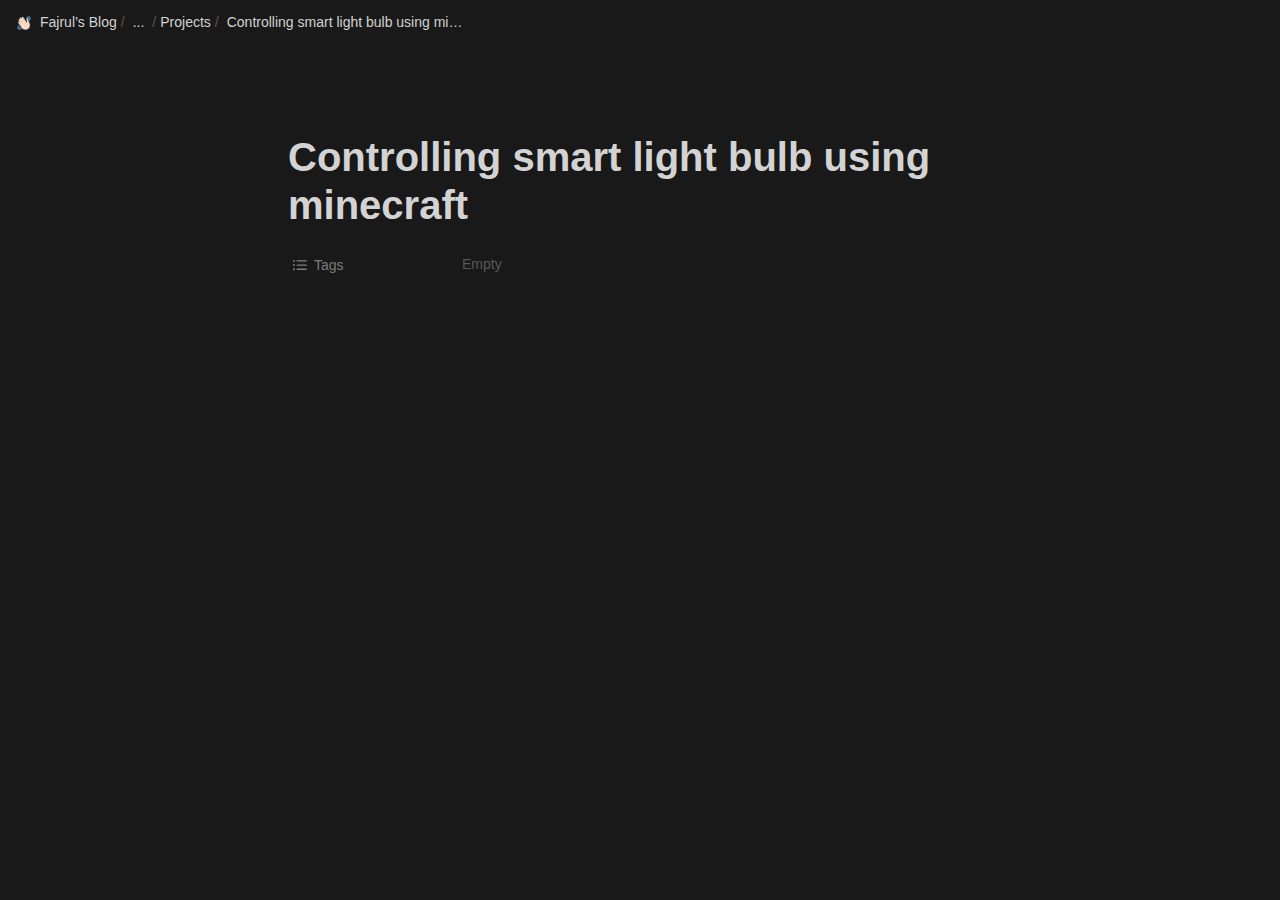
<file: controlling-smart-light-bulb-using-minecraft.html>
<html class="notion-html"><head lang="en"><meta charset="utf-8"/><meta content="width=device-width,height=device-height,initial-scale=1,maximum-scale=1,user-scalable=no,viewport-fit=cover" name="viewport"/><title>Controlling smart light bulb using minecraft</title><meta content="en_US" property="og:locale"/><link href="/images/favicon.ico" rel="shortcut icon" type="image/x-icon"/><link href="/images/logo-ios.png" rel="apple-touch-icon"/><meta content="yes" name="apple-mobile-web-app-capable"/><meta content="telephone=no" name="format-detection"/><meta content="no" name="msapplication-tap-highlight"/><link href="e218a1aef6df86309cb95b61e446888efa3b0379.css" media="print" rel="stylesheet"/><link href="87cb8054003093194fca9e8b417296018cbffb68.css" rel="stylesheet"/><meta content="Fajrul Fx's Blog" name="title"/><meta content="Personal website of Fajrul Falah" name="description"/><link href="e1d809d762eeca23edf0cb31bb17bf3c703085f5.css" rel="stylesheet"/><link href="None" rel="icon" sizes="16x16" type="image/png"/></head><body class="notion-body"><style>body{background:#fff}body.dark{background:#191919}@keyframes startup-shimmer-animation{0%{transform:translateX(-100%) translateZ(0)}100%{transform:translateX(100%) translateZ(0)}}@keyframes startup-shimmer-fade-in{0%{opacity:0}100%{opacity:1}}@keyframes startup-spinner-rotate{0%{transform:rotate(0) translateZ(0)}100%{transform:rotate(360deg) translateZ(0)}}#initial-loading-spinner{position:fixed;height:100vh;width:100vw;z-index:-1;display:none;align-items:center;justify-content:center;opacity:.5}#initial-loading-spinner svg{height:24px;width:24px;animation:startup-spinner-rotate 1s linear infinite;transform-origin:center center;pointer-events:none}#skeleton{background:#fff;position:fixed;height:100vh;width:100vw;z-index:-1;display:none;overflow:hidden}#initial-loading-spinner.show,#skeleton.show{display:flex}body.dark #skeleton{background:#191919}.notion-front-page #skeleton,.notion-mobile #skeleton{display:none}#skeleton-sidebar{background-color:#fbfbfa;box-shadow:inset -1px 0 0 0 rgba(0,0,0,.025);display:flex;width:240px;flex-direction:column;padding:12px 14px;overflow:hidden}body.dark #skeleton-sidebar{background-color:#202020;box-shadow:inset -1px 0 0 0 rgba(255,255,255,.05)}#skeleton.isElectron #skeleton-sidebar{padding-top:46px}#skeleton .row{display:flex;margin-bottom:8px;align-items:center}#skeleton .row.fadein{animation:1s ease-in 0s 1 normal both running startup-shimmer-fade-in}#skeleton .chevron{width:12px;height:12px;display:block;margin-right:4px;fill:rgba(227,226,224,.5)}body.dark #skeleton .chevron{fill:#2f2f2f}.startup-shimmer{background:rgba(227,226,224,.5);overflow:hidden;position:relative}body.dark .startup-shimmer{background:#2f2f2f}.startup-shimmer::before{content:"";position:absolute;height:100%;width:100%;z-index:1;animation:1s linear infinite startup-shimmer-animation;background:linear-gradient(90deg,transparent 0,rgba(255,255,255,.4) 50%,transparent 100%)}body.dark .startup-shimmer::before{background:linear-gradient(90deg,transparent 0,rgba(86,86,86,.4) 50%,transparent 100%)}#skeleton .icon{width:20px;height:20px;border-radius:4px}#skeleton .text{height:10px;border-radius:10px}#skeleton .draggable{-webkit-app-region:drag;position:absolute;top:0;left:0;width:100%;height:36px;display:none}#skeleton.isElectron .draggable{display:block}</style><style id="scroll-properties">
			::-webkit-scrollbar {
				width: 10px;
				height: 10px;
			}
			::-webkit-scrollbar {
				background: transparent;
			}
			::-webkit-scrollbar-track {
				background: #EDECE9;
			}
			::-webkit-scrollbar-thumb {
				background:#D3D1CB;
			}
			::-webkit-scrollbar-thumb:hover {
				background:#AEACA6;
			}
		</style><div id="notion-app"><div class="notion-app-inner notion-dark-theme" style='color: rgba(255, 255, 255, 0.81); fill: currentcolor; line-height: 1.5; font-family: ui-sans-serif, -apple-system, BlinkMacSystemFont, "Segoe UI", Helvetica, "Apple Color Emoji", Arial, sans-serif, "Segoe UI Emoji", "Segoe UI Symbol"; -webkit-font-smoothing: auto; background-color: rgb(25, 25, 25);'><div style="height: 100%;"><div class="notion-cursor-listener" style="width: 100vw; height: 100%; position: relative; display: flex; flex: 1 1 0%; background: rgb(25, 25, 25); cursor: text;"><div class="" style="display: flex; flex-direction: column; width: 100%; overflow: hidden;"><div style="max-width: 100vw; z-index: 100; background: rgb(25, 25, 25); user-select: none;"><div class="notion-topbar" style="width: 100%; max-width: 100vw; height: 45px; opacity: 1; transition: opacity 700ms ease 0s, color 700ms ease 0s; position: relative;"><div style="display: flex; justify-content: space-between; align-items: center; overflow: hidden; height: 45px; padding-left: 12px; padding-right: 10px;"><div class="notranslate shadow-cursor-breadcrumb" style="display: flex; align-items: center; line-height: 1.2; font-size: 14px; height: 100%; flex-grow: 0; margin-right: 8px; min-width: 0px;"><div class="notion-selectable notion-page-block" data-block-id="94f06de4-40a2-43b5-95b7-0b3d1c67cacc" style="display: flex; align-items: center; min-width: 0px;"><a href="fajrul-s-blog" rel="noopener noreferrer" style="display: flex; color: rgba(255, 255, 255, 0.81); text-decoration: none; user-select: none; transition: background 20ms ease-in 0s; cursor: pointer; align-items: center; flex-shrink: 1; white-space: nowrap; height: 24px; border-radius: 4px; font-size: inherit; line-height: 1.2; min-width: 0px; padding: 2px;"><div style="display: flex; align-items: center; min-width: 0px;"><div class="notion-record-icon notranslate" style="display: flex; align-items: center; justify-content: center; height: 20px; width: 20px; border-radius: 0.25em; flex-shrink: 0; margin-right: 6px; font-weight: 500;"><div style="display: flex; align-items: center; justify-content: center; height: 20px; width: 20px;"><div style="height: 14px; width: 14px; font-size: 14px; line-height: 1; margin-left: 0px; color: rgb(246, 246, 246);"><img alt="👋🏻" aria-label="👋🏻" class="notion-emoji" src="[data-uri]" style="width: 100%;
height: 100%;
background: url(f87457017f44d1d87f6d662556796277387c1c28.png) 20.339% 86.4407%/6000% 6000%"/></div></div></div><div class="notranslate" style="white-space: nowrap; overflow: hidden; text-overflow: ellipsis; max-width: 160px;">Fajrul’s Blog</div></div></a></div><span style="margin-left: 2px; margin-right: 2px; color: rgba(255, 255, 255, 0.282);">/</span><div style="display: flex; align-items: center; flex-shrink: 0;"><div role="button" style="user-select: none; transition: background 20ms ease-in 0s; cursor: pointer; display: inline-flex; align-items: center; flex-shrink: 0; white-space: nowrap; height: 24px; border-radius: 4px; font-size: 14px; line-height: 1.2; min-width: 0px; padding-left: 6px; padding-right: 6px; color: rgba(255, 255, 255, 0.81);" tabindex="0">...</div><span style="margin-left: 2px; margin-right: 2px; color: rgba(255, 255, 255, 0.282);">/</span></div><div class="notion-selectable notion-collection_view-block" data-block-id="f6dae53a-1b90-4ec1-8bd4-f009a1d19a82" style="display: flex; align-items: center; min-width: 0px;"><a href="f6dae53a1b904ec18bd4f009a1d19a82" rel="noopener noreferrer" style="display: flex; color: rgba(255, 255, 255, 0.81); text-decoration: none; user-select: none; transition: background 20ms ease-in 0s; cursor: pointer; align-items: center; flex-shrink: 1; white-space: nowrap; height: 24px; border-radius: 4px; font-size: inherit; line-height: 1.2; min-width: 0px; padding: 2px;"><div style="display: flex; align-items: center; min-width: 0px;"><div class="notranslate" style="white-space: nowrap; overflow: hidden; text-overflow: ellipsis; max-width: 160px;">Projects</div></div></a></div><span style="margin-left: 2px; margin-right: 2px; color: rgba(255, 255, 255, 0.282);">/</span><div role="button" style="user-select: none; transition: background 20ms ease-in 0s; cursor: pointer; display: inline-flex; align-items: center; flex-shrink: 1; white-space: nowrap; height: 24px; border-radius: 4px; font-size: 14px; line-height: 1.2; min-width: 0px; padding-left: 6px; padding-right: 6px; color: rgba(255, 255, 255, 0.81);" tabindex="0"><span class="notranslate" style="white-space: nowrap; overflow: hidden; text-overflow: ellipsis; max-width: 240px;">Controlling smart light bulb using minecraft</span></div></div><div style="flex-grow: 1; flex-shrink: 1;"></div><div role="button" style="user-select: none; transition: background 20ms ease-in 0s; cursor: pointer; display: inline-flex; align-items: center; flex-shrink: 0; white-space: nowrap; height: 28px; border-radius: 4px; font-size: 14px; line-height: 1.2; min-width: 0px; padding-left: 8px; padding-right: 8px; color: rgba(255, 255, 255, 0.81);" tabindex="0"><svg class="searchNew" style="width: 14px; height: 14px; display: block; fill: inherit; flex-shrink: 0; backface-visibility: hidden; margin-right: 6px;" viewBox="0 0 17 17"><path d="M6.78027 13.6729C8.24805 13.6729 9.60156 13.1982 10.709 12.4072L14.875 16.5732C15.0684 16.7666 15.3232 16.8633 15.5957 16.8633C16.167 16.8633 16.5713 16.4238 16.5713 15.8613C16.5713 15.5977 16.4834 15.3516 16.29 15.1582L12.1504 11.0098C13.0205 9.86719 13.5391 8.45215 13.5391 6.91406C13.5391 3.19629 10.498 0.155273 6.78027 0.155273C3.0625 0.155273 0.0214844 3.19629 0.0214844 6.91406C0.0214844 10.6318 3.0625 13.6729 6.78027 13.6729ZM6.78027 12.2139C3.87988 12.2139 1.48047 9.81445 1.48047 6.91406C1.48047 4.01367 3.87988 1.61426 6.78027 1.61426C9.68066 1.61426 12.0801 4.01367 12.0801 6.91406C12.0801 9.81445 9.68066 12.2139 6.78027 12.2139Z"></path></svg>Search</div><div role="button" style="user-select: none; transition: background 20ms ease-in 0s; cursor: pointer; display: flex; align-items: center; justify-content: center; width: 32px; height: 28px; border-radius: 3px;" tabindex="0"><svg class="dots" style="width: 18px; height: 18px; display: block; fill: inherit; flex-shrink: 0; backface-visibility: hidden;" viewBox="0 0 13 3"><g><path d="M3,1.5A1.5,1.5,0,1,1,1.5,0,1.5,1.5,0,0,1,3,1.5Z"></path><path d="M8,1.5A1.5,1.5,0,1,1,6.5,0,1.5,1.5,0,0,1,8,1.5Z"></path><path d="M13,1.5A1.5,1.5,0,1,1,11.5,0,1.5,1.5,0,0,1,13,1.5Z"></path></g></svg></div><div style="flex: 0 0 auto; width: 1px; height: 16px; margin-left: 8px; margin-right: 8px; background: rgba(255, 255, 255, 0.13);"></div><div role="button" style="user-select: none; transition: background 20ms ease-in 0s; cursor: pointer; display: inline-flex; align-items: center; flex-shrink: 0; white-space: nowrap; height: 28px; border-radius: 4px; font-size: 14px; line-height: 1.2; min-width: 0px; padding-left: 8px; padding-right: 8px; color: rgba(255, 255, 255, 0.81);" tabindex="0"><svg class="notionLogo" style="width: 18px; height: 18px; display: block; fill: inherit; flex-shrink: 0; backface-visibility: hidden; margin-right: 6px;" viewBox="0 0 120 126"><path d="M 20.6927 21.9315C 24.5836 25.0924 26.0432 24.8512 33.3492 24.3638L 102.228 20.2279C 103.689 20.2279 102.474 18.7705 101.987 18.5283L 90.5477 10.2586C 88.3558 8.55699 85.4356 6.60818 79.8387 7.09563L 13.1433 11.9602C 10.711 12.2014 10.2251 13.4175 11.1939 14.3924L 20.6927 21.9315ZM 24.8281 37.9835L 24.8281 110.456C 24.8281 114.351 26.7745 115.808 31.1553 115.567L 106.853 111.187C 111.236 110.946 111.724 108.267 111.724 105.103L 111.724 33.1169C 111.724 29.958 110.509 28.2544 107.826 28.4976L 28.721 33.1169C 25.8018 33.3622 24.8281 34.8225 24.8281 37.9835ZM 99.5567 41.8711C 100.042 44.0622 99.5567 46.2512 97.3618 46.4974L 93.7143 47.2241L 93.7143 100.728C 90.5477 102.43 87.6275 103.403 85.1942 103.403C 81.2983 103.403 80.3226 102.186 77.4044 98.54L 53.5471 61.087L 53.5471 97.3239L 61.0964 99.0275C 61.0964 99.0275 61.0964 103.403 55.0057 103.403L 38.2148 104.377C 37.727 103.403 38.2148 100.973 39.9179 100.486L 44.2996 99.2717L 44.2996 51.36L 38.2158 50.8725C 37.728 48.6815 38.9431 45.5225 42.3532 45.2773L 60.3661 44.0631L 85.1942 82.0036L 85.1942 48.4402L 78.864 47.7136C 78.3781 45.0351 80.3226 43.0902 82.7569 42.849L 99.5567 41.8711ZM 7.5434 5.39404L 76.9175 0.285276C 85.4366 -0.445402 87.6285 0.0440428 92.983 3.93368L 115.128 19.4982C 118.782 22.1747 120 22.9034 120 25.8211L 120 111.187C 120 116.537 118.051 119.701 111.237 120.185L 30.6734 125.05C 25.5584 125.294 23.124 124.565 20.4453 121.158L 4.13735 99.9994C 1.21516 96.1048 0 93.191 0 89.7819L 0 13.903C 0 9.5279 1.94945 5.8785 7.5434 5.39404Z"></path></svg>Try Notion</div></div></div><div style="width: calc(100% - 0px); user-select: none;"></div></div><div class="notion-frame" style="flex-grow: 0; flex-shrink: 1; display: flex; flex-direction: column; background: rgb(25, 25, 25); z-index: 1; height: calc(100vh - 45px); max-height: 100%; position: relative; width: 1920px;"><div class="notion-scroller vertical" style="display: flex; flex-direction: column; z-index: 1; flex-grow: 1; position: relative; align-items: center; margin-right: 0px; margin-bottom: 0px; overflow: hidden auto;"><div style="position: absolute; top: 0px; left: 0px;"><div></div></div><div class="whenContentEditable" data-content-editable-root="true" style="caret-color: rgba(255, 255, 255, 0.81); width: 100%; display: flex; flex-direction: column; position: relative; align-items: center; flex-grow: 1; --whenContentEditable--WebkitUserModify:read-write-plaintext-only;"><span style="height: 1px; width: 1px;"></span><div class="pseudoSelection" contenteditable="false" data-content-editable-void="true" style="user-select: none; --pseudoSelection--background:transparent; width: 100%; display: flex; flex-direction: column; align-items: center; flex-shrink: 0; flex-grow: 0; z-index: 2;"></div><div style="width: 100%; display: flex; justify-content: center; z-index: 3; flex-shrink: 0;"><div style="max-width: 100%; min-width: 0px; width: 900px;"><div style="width: 100%; display: flex; flex-direction: column; align-items: center; flex-shrink: 0; flex-grow: 0;"><div style="max-width: 100%; padding-left: calc(96px + env(safe-area-inset-left)); width: 100%;"><div class="pseudoSelection" contenteditable="false" data-content-editable-void="true" style="user-select: none; --pseudoSelection--background:transparent; pointer-events: none;"><div class="notion-page-controls" style='display: flex; justify-content: flex-start; flex-wrap: wrap; margin-top: 80px; margin-bottom: 4px; margin-left: -1px; color: rgba(255, 255, 255, 0.282); font-family: ui-sans-serif, -apple-system, BlinkMacSystemFont, "Segoe UI", Helvetica, "Apple Color Emoji", Arial, sans-serif, "Segoe UI Emoji", "Segoe UI Symbol"; height: 24px; pointer-events: auto;'></div></div><div style="padding-right: calc(96px + env(safe-area-inset-right));"><div><div class="notion-selectable notion-page-block" data-block-id="85a2b2af-5976-400c-a3e4-9f0957a772fc" style='color: rgba(255, 255, 255, 0.81); font-weight: 700; line-height: 1.2; font-size: 40px; font-family: ui-sans-serif, -apple-system, BlinkMacSystemFont, "Segoe UI", Helvetica, "Apple Color Emoji", Arial, sans-serif, "Segoe UI Emoji", "Segoe UI Symbol"; cursor: text; display: flex; align-items: center;'><div contenteditable="false" data-content-editable-leaf="true" placeholder="Untitled" spellcheck="true" style="max-width: 100%; width: 100%; white-space: pre-wrap; word-break: break-word; caret-color: rgba(255, 255, 255, 0.81); padding: 3px 2px;">Controlling smart light bulb using minecraft</div></div><div style="margin-left: 4px;"></div></div></div></div></div><div style="width: 100%; display: flex; flex-direction: column; align-items: center; flex-shrink: 0; flex-grow: 0;"><div contenteditable="false" data-content-editable-void="true" style="padding-left: calc(96px + env(safe-area-inset-left)); padding-right: calc(96px + env(safe-area-inset-right)); max-width: 100%; width: 100%;"><div style="width: 100%; font-size: 14px;"><div style="width: 100%; max-width: 100%; padding: 8px 0px; margin: 0px auto;"><div style="width: 100%; max-width: 100%; padding-top: 8px; margin: 0px auto;"><div style="padding-bottom: 8px;"><div style="margin: 0px;"><div><div style="display: flex; padding-bottom: 4px; width: 100%;"><div style="display: flex; align-items: center; height: 34px; width: 160px; flex: 0 0 auto; color: rgba(255, 255, 255, 0.443);"><div aria-disabled="true" role="button" style="user-select: none; transition: background 20ms ease-in 0s; cursor: default; display: flex; align-items: center; height: 100%; width: 100%; border-radius: 3px; padding: 0px 6px;" tabindex="-1"><div style="display: flex; align-items: center; line-height: 120%; min-width: 0px; font-size: 14px;"><div style="margin-right: 6px;"><svg class="typesMultipleSelect" style="width: 16px; height: 16px; display: block; fill: rgba(255, 255, 255, 0.443); flex-shrink: 0; backface-visibility: hidden;" viewBox="0 0 16 16"><path d="M1.91602 4.83789C2.44238 4.83789 2.87305 4.40723 2.87305 3.87402C2.87305 3.34766 2.44238 2.91699 1.91602 2.91699C1.38281 2.91699 0.952148 3.34766 0.952148 3.87402C0.952148 4.40723 1.38281 4.83789 1.91602 4.83789ZM5.1084 4.52344H14.3984C14.7607 4.52344 15.0479 4.23633 15.0479 3.87402C15.0479 3.51172 14.7607 3.22461 14.3984 3.22461H5.1084C4.74609 3.22461 4.45898 3.51172 4.45898 3.87402C4.45898 4.23633 4.74609 4.52344 5.1084 4.52344ZM1.91602 9.03516C2.44238 9.03516 2.87305 8.60449 2.87305 8.07129C2.87305 7.54492 2.44238 7.11426 1.91602 7.11426C1.38281 7.11426 0.952148 7.54492 0.952148 8.07129C0.952148 8.60449 1.38281 9.03516 1.91602 9.03516ZM5.1084 8.7207H14.3984C14.7607 8.7207 15.0479 8.43359 15.0479 8.07129C15.0479 7.70898 14.7607 7.42188 14.3984 7.42188H5.1084C4.74609 7.42188 4.45898 7.70898 4.45898 8.07129C4.45898 8.43359 4.74609 8.7207 5.1084 8.7207ZM1.91602 13.2324C2.44238 13.2324 2.87305 12.8018 2.87305 12.2686C2.87305 11.7422 2.44238 11.3115 1.91602 11.3115C1.38281 11.3115 0.952148 11.7422 0.952148 12.2686C0.952148 12.8018 1.38281 13.2324 1.91602 13.2324ZM5.1084 12.918H14.3984C14.7607 12.918 15.0479 12.6309 15.0479 12.2686C15.0479 11.9062 14.7607 11.6191 14.3984 11.6191H5.1084C4.74609 11.6191 4.45898 11.9062 4.45898 12.2686C4.45898 12.6309 4.74609 12.918 5.1084 12.918Z"></path></svg></div><div style="white-space: nowrap; overflow: hidden; text-overflow: ellipsis;">Tags</div></div></div></div><div style="display: flex; margin-left: 4px; height: 100%; flex: 1 1 auto; flex-direction: column; min-width: 0px;"><div style="display: flex; align-items: center; margin-left: 4px; height: 100%; flex: 1 1 auto; min-width: 0px;"><div aria-disabled="true" role="button" style="user-select: none; transition: background 20ms ease-in 0s; cursor: default; display: inline-block; align-items: center; border-radius: 3px; width: 100%; min-height: 34px; padding: 6px 8px 7px; font-size: 14px; overflow: hidden; color: rgba(255, 255, 255, 0.282);" tabindex="-1"><div>Empty</div></div></div></div></div></div></div></div></div></div></div><div style="width: 100%; height: 1px; background: rgba(255, 255, 255, 0.094); margin-bottom: 8px;"></div></div></div></div></div><main style="display: flex; width: 100%; justify-content: center; padding-top: 5px;"><div style="max-width: 100%; min-width: 0px; width: 900px;"><div class="notion-page-content" style="flex-shrink: 0; flex-grow: 1; max-width: 100%; display: flex; align-items: flex-start; flex-direction: column; font-size: 16px; line-height: 1.5; width: 100%; z-index: 4; padding-bottom: 30vh; padding-left: calc(96px + env(safe-area-inset-left)); padding-right: calc(96px + env(safe-area-inset-right));"><div class="notion-selectable notion-text-block" data-block-id="a4cbc09b-d804-4800-a907-39a1c8a71a19" style="width: 100%; max-width: 1718px; margin-top: 2px; margin-bottom: 0px;"><div style="color: inherit; fill: inherit;"><div style="display: flex;"><div contenteditable="false" data-content-editable-leaf="true" placeholder=" " spellcheck="true" style="max-width: 100%; width: 100%; white-space: pre-wrap; word-break: break-word; caret-color: rgba(255, 255, 255, 0.81); padding: 3px 2px; min-height: 1em; color: rgba(255, 255, 255, 0.81); -webkit-text-fill-color: rgba(255, 255, 255, 0.282);"></div></div></div></div></div></div><div contenteditable="false" data-content-editable-void="true" style="width: 0px;"><div style="display: none; flex-shrink: 0; pointer-events: none; width: 0px; position: absolute; right: 192px; opacity: 0;"><div style="display: flex; flex-direction: column; padding: 5px 16px; width: 340px; flex-shrink: 0; height: 100%; position: relative; pointer-events: none; z-index: 1;"><div style="position: absolute; pointer-events: none; width: 100%; height: 100%; top: -5px; background: linear-gradient(rgb(25, 25, 25) 0px, rgba(25, 25, 25, 0) 15px);"></div></div></div></div></main><span style="height: 1px; width: 1px;"></span></div><div class="notion-presence-container" style="position: absolute; top: 0px; left: 0px; z-index: 89;"><div></div></div></div></div></div><div class="notion-peek-renderer" style="position: fixed; top: 0px; right: 0px; bottom: 0px; width: 960px; z-index: 109; transform: translateX(960px) translateZ(0px);"></div></div></div></div></div><script src="1172e9111a5fb396bcb8a05870b5eabf8abf221c.js" type="text/javascript"></script><div style="width: env(safe-area-inset-bottom);"></div></body></html>
</file>
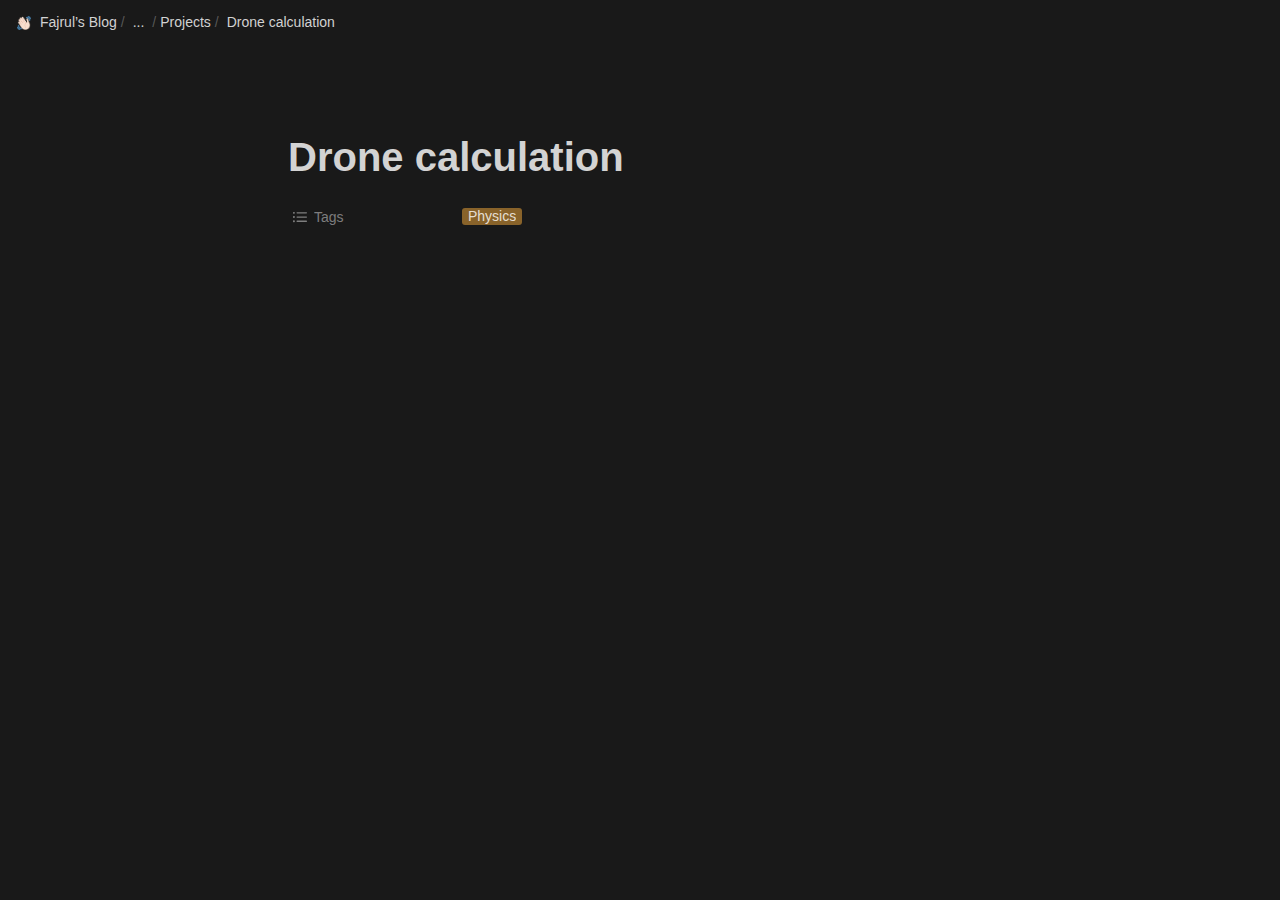
<file: drone-calculation.html>
<html class="notion-html"><head lang="en"><meta charset="utf-8"/><meta content="width=device-width,height=device-height,initial-scale=1,maximum-scale=1,user-scalable=no,viewport-fit=cover" name="viewport"/><title>Drone calculation</title><meta content="en_US" property="og:locale"/><link href="/images/favicon.ico" rel="shortcut icon" type="image/x-icon"/><link href="/images/logo-ios.png" rel="apple-touch-icon"/><meta content="yes" name="apple-mobile-web-app-capable"/><meta content="telephone=no" name="format-detection"/><meta content="no" name="msapplication-tap-highlight"/><link href="e218a1aef6df86309cb95b61e446888efa3b0379.css" media="print" rel="stylesheet"/><link href="87cb8054003093194fca9e8b417296018cbffb68.css" rel="stylesheet"/><meta content="Fajrul Fx's Blog" name="title"/><meta content="Personal website of Fajrul Falah" name="description"/><link href="e1d809d762eeca23edf0cb31bb17bf3c703085f5.css" rel="stylesheet"/><link href="None" rel="icon" sizes="16x16" type="image/png"/></head><body class="notion-body"><style>body{background:#fff}body.dark{background:#191919}@keyframes startup-shimmer-animation{0%{transform:translateX(-100%) translateZ(0)}100%{transform:translateX(100%) translateZ(0)}}@keyframes startup-shimmer-fade-in{0%{opacity:0}100%{opacity:1}}@keyframes startup-spinner-rotate{0%{transform:rotate(0) translateZ(0)}100%{transform:rotate(360deg) translateZ(0)}}#initial-loading-spinner{position:fixed;height:100vh;width:100vw;z-index:-1;display:none;align-items:center;justify-content:center;opacity:.5}#initial-loading-spinner svg{height:24px;width:24px;animation:startup-spinner-rotate 1s linear infinite;transform-origin:center center;pointer-events:none}#skeleton{background:#fff;position:fixed;height:100vh;width:100vw;z-index:-1;display:none;overflow:hidden}#initial-loading-spinner.show,#skeleton.show{display:flex}body.dark #skeleton{background:#191919}.notion-front-page #skeleton,.notion-mobile #skeleton{display:none}#skeleton-sidebar{background-color:#fbfbfa;box-shadow:inset -1px 0 0 0 rgba(0,0,0,.025);display:flex;width:240px;flex-direction:column;padding:12px 14px;overflow:hidden}body.dark #skeleton-sidebar{background-color:#202020;box-shadow:inset -1px 0 0 0 rgba(255,255,255,.05)}#skeleton.isElectron #skeleton-sidebar{padding-top:46px}#skeleton .row{display:flex;margin-bottom:8px;align-items:center}#skeleton .row.fadein{animation:1s ease-in 0s 1 normal both running startup-shimmer-fade-in}#skeleton .chevron{width:12px;height:12px;display:block;margin-right:4px;fill:rgba(227,226,224,.5)}body.dark #skeleton .chevron{fill:#2f2f2f}.startup-shimmer{background:rgba(227,226,224,.5);overflow:hidden;position:relative}body.dark .startup-shimmer{background:#2f2f2f}.startup-shimmer::before{content:"";position:absolute;height:100%;width:100%;z-index:1;animation:1s linear infinite startup-shimmer-animation;background:linear-gradient(90deg,transparent 0,rgba(255,255,255,.4) 50%,transparent 100%)}body.dark .startup-shimmer::before{background:linear-gradient(90deg,transparent 0,rgba(86,86,86,.4) 50%,transparent 100%)}#skeleton .icon{width:20px;height:20px;border-radius:4px}#skeleton .text{height:10px;border-radius:10px}#skeleton .draggable{-webkit-app-region:drag;position:absolute;top:0;left:0;width:100%;height:36px;display:none}#skeleton.isElectron .draggable{display:block}</style><style id="scroll-properties">
			::-webkit-scrollbar {
				width: 10px;
				height: 10px;
			}
			::-webkit-scrollbar {
				background: transparent;
			}
			::-webkit-scrollbar-track {
				background: #EDECE9;
			}
			::-webkit-scrollbar-thumb {
				background:#D3D1CB;
			}
			::-webkit-scrollbar-thumb:hover {
				background:#AEACA6;
			}
		</style><div id="notion-app"><div class="notion-app-inner notion-dark-theme" style='color: rgba(255, 255, 255, 0.81); fill: currentcolor; line-height: 1.5; font-family: ui-sans-serif, -apple-system, BlinkMacSystemFont, "Segoe UI", Helvetica, "Apple Color Emoji", Arial, sans-serif, "Segoe UI Emoji", "Segoe UI Symbol"; -webkit-font-smoothing: auto; background-color: rgb(25, 25, 25);'><div style="height: 100%;"><div class="notion-cursor-listener" style="width: 100vw; height: 100%; position: relative; display: flex; flex: 1 1 0%; background: rgb(25, 25, 25); cursor: text;"><div class="" style="display: flex; flex-direction: column; width: 100%; overflow: hidden;"><div style="max-width: 100vw; z-index: 100; background: rgb(25, 25, 25); user-select: none;"><div class="notion-topbar" style="width: 100%; max-width: 100vw; height: 45px; opacity: 1; transition: opacity 700ms ease 0s, color 700ms ease 0s; position: relative;"><div style="display: flex; justify-content: space-between; align-items: center; overflow: hidden; height: 45px; padding-left: 12px; padding-right: 10px;"><div class="notranslate shadow-cursor-breadcrumb" style="display: flex; align-items: center; line-height: 1.2; font-size: 14px; height: 100%; flex-grow: 0; margin-right: 8px; min-width: 0px;"><div class="notion-selectable notion-page-block" data-block-id="94f06de4-40a2-43b5-95b7-0b3d1c67cacc" style="display: flex; align-items: center; min-width: 0px;"><a href="fajrul-s-blog" rel="noopener noreferrer" style="display: flex; color: rgba(255, 255, 255, 0.81); text-decoration: none; user-select: none; transition: background 20ms ease-in 0s; cursor: pointer; align-items: center; flex-shrink: 1; white-space: nowrap; height: 24px; border-radius: 4px; font-size: inherit; line-height: 1.2; min-width: 0px; padding: 2px;"><div style="display: flex; align-items: center; min-width: 0px;"><div class="notion-record-icon notranslate" style="display: flex; align-items: center; justify-content: center; height: 20px; width: 20px; border-radius: 0.25em; flex-shrink: 0; margin-right: 6px; font-weight: 500;"><div style="display: flex; align-items: center; justify-content: center; height: 20px; width: 20px;"><div style="height: 14px; width: 14px; font-size: 14px; line-height: 1; margin-left: 0px; color: rgb(246, 246, 246);"><img alt="👋🏻" aria-label="👋🏻" class="notion-emoji" src="[data-uri]" style="width: 100%;
height: 100%;
background: url(f87457017f44d1d87f6d662556796277387c1c28.png) 20.339% 86.4407%/6000% 6000%"/></div></div></div><div class="notranslate" style="white-space: nowrap; overflow: hidden; text-overflow: ellipsis; max-width: 160px;">Fajrul’s Blog</div></div></a></div><span style="margin-left: 2px; margin-right: 2px; color: rgba(255, 255, 255, 0.282);">/</span><div style="display: flex; align-items: center; flex-shrink: 0;"><div role="button" style="user-select: none; transition: background 20ms ease-in 0s; cursor: pointer; display: inline-flex; align-items: center; flex-shrink: 0; white-space: nowrap; height: 24px; border-radius: 4px; font-size: 14px; line-height: 1.2; min-width: 0px; padding-left: 6px; padding-right: 6px; color: rgba(255, 255, 255, 0.81);" tabindex="0">...</div><span style="margin-left: 2px; margin-right: 2px; color: rgba(255, 255, 255, 0.282);">/</span></div><div class="notion-selectable notion-collection_view-block" data-block-id="f6dae53a-1b90-4ec1-8bd4-f009a1d19a82" style="display: flex; align-items: center; min-width: 0px;"><a href="f6dae53a1b904ec18bd4f009a1d19a82" rel="noopener noreferrer" style="display: flex; color: rgba(255, 255, 255, 0.81); text-decoration: none; user-select: none; transition: background 20ms ease-in 0s; cursor: pointer; align-items: center; flex-shrink: 1; white-space: nowrap; height: 24px; border-radius: 4px; font-size: inherit; line-height: 1.2; min-width: 0px; padding: 2px;"><div style="display: flex; align-items: center; min-width: 0px;"><div class="notranslate" style="white-space: nowrap; overflow: hidden; text-overflow: ellipsis; max-width: 160px;">Projects</div></div></a></div><span style="margin-left: 2px; margin-right: 2px; color: rgba(255, 255, 255, 0.282);">/</span><div role="button" style="user-select: none; transition: background 20ms ease-in 0s; cursor: pointer; display: inline-flex; align-items: center; flex-shrink: 1; white-space: nowrap; height: 24px; border-radius: 4px; font-size: 14px; line-height: 1.2; min-width: 0px; padding-left: 6px; padding-right: 6px; color: rgba(255, 255, 255, 0.81);" tabindex="0"><div class="notranslate" style="white-space: nowrap; overflow: hidden; text-overflow: ellipsis; max-width: 240px;">Drone calculation</div></div></div><div style="flex-grow: 1; flex-shrink: 1;"></div><div role="button" style="user-select: none; transition: background 20ms ease-in 0s; cursor: pointer; display: inline-flex; align-items: center; flex-shrink: 0; white-space: nowrap; height: 28px; border-radius: 4px; font-size: 14px; line-height: 1.2; min-width: 0px; padding-left: 8px; padding-right: 8px; color: rgba(255, 255, 255, 0.81);" tabindex="0"><svg class="searchNew" style="width: 14px; height: 14px; display: block; fill: inherit; flex-shrink: 0; backface-visibility: hidden; margin-right: 6px;" viewBox="0 0 17 17"><path d="M6.78027 13.6729C8.24805 13.6729 9.60156 13.1982 10.709 12.4072L14.875 16.5732C15.0684 16.7666 15.3232 16.8633 15.5957 16.8633C16.167 16.8633 16.5713 16.4238 16.5713 15.8613C16.5713 15.5977 16.4834 15.3516 16.29 15.1582L12.1504 11.0098C13.0205 9.86719 13.5391 8.45215 13.5391 6.91406C13.5391 3.19629 10.498 0.155273 6.78027 0.155273C3.0625 0.155273 0.0214844 3.19629 0.0214844 6.91406C0.0214844 10.6318 3.0625 13.6729 6.78027 13.6729ZM6.78027 12.2139C3.87988 12.2139 1.48047 9.81445 1.48047 6.91406C1.48047 4.01367 3.87988 1.61426 6.78027 1.61426C9.68066 1.61426 12.0801 4.01367 12.0801 6.91406C12.0801 9.81445 9.68066 12.2139 6.78027 12.2139Z"></path></svg>Search</div><div role="button" style="user-select: none; transition: background 20ms ease-in 0s; cursor: pointer; display: flex; align-items: center; justify-content: center; width: 32px; height: 28px; border-radius: 3px;" tabindex="0"><svg class="dots" style="width: 18px; height: 18px; display: block; fill: inherit; flex-shrink: 0; backface-visibility: hidden;" viewBox="0 0 13 3"><g><path d="M3,1.5A1.5,1.5,0,1,1,1.5,0,1.5,1.5,0,0,1,3,1.5Z"></path><path d="M8,1.5A1.5,1.5,0,1,1,6.5,0,1.5,1.5,0,0,1,8,1.5Z"></path><path d="M13,1.5A1.5,1.5,0,1,1,11.5,0,1.5,1.5,0,0,1,13,1.5Z"></path></g></svg></div><div style="flex: 0 0 auto; width: 1px; height: 16px; margin-left: 8px; margin-right: 8px; background: rgba(255, 255, 255, 0.13);"></div><div role="button" style="user-select: none; transition: background 20ms ease-in 0s; cursor: pointer; display: inline-flex; align-items: center; flex-shrink: 0; white-space: nowrap; height: 28px; border-radius: 4px; font-size: 14px; line-height: 1.2; min-width: 0px; padding-left: 8px; padding-right: 8px; color: rgba(255, 255, 255, 0.81);" tabindex="0"><svg class="notionLogo" style="width: 18px; height: 18px; display: block; fill: inherit; flex-shrink: 0; backface-visibility: hidden; margin-right: 6px;" viewBox="0 0 120 126"><path d="M 20.6927 21.9315C 24.5836 25.0924 26.0432 24.8512 33.3492 24.3638L 102.228 20.2279C 103.689 20.2279 102.474 18.7705 101.987 18.5283L 90.5477 10.2586C 88.3558 8.55699 85.4356 6.60818 79.8387 7.09563L 13.1433 11.9602C 10.711 12.2014 10.2251 13.4175 11.1939 14.3924L 20.6927 21.9315ZM 24.8281 37.9835L 24.8281 110.456C 24.8281 114.351 26.7745 115.808 31.1553 115.567L 106.853 111.187C 111.236 110.946 111.724 108.267 111.724 105.103L 111.724 33.1169C 111.724 29.958 110.509 28.2544 107.826 28.4976L 28.721 33.1169C 25.8018 33.3622 24.8281 34.8225 24.8281 37.9835ZM 99.5567 41.8711C 100.042 44.0622 99.5567 46.2512 97.3618 46.4974L 93.7143 47.2241L 93.7143 100.728C 90.5477 102.43 87.6275 103.403 85.1942 103.403C 81.2983 103.403 80.3226 102.186 77.4044 98.54L 53.5471 61.087L 53.5471 97.3239L 61.0964 99.0275C 61.0964 99.0275 61.0964 103.403 55.0057 103.403L 38.2148 104.377C 37.727 103.403 38.2148 100.973 39.9179 100.486L 44.2996 99.2717L 44.2996 51.36L 38.2158 50.8725C 37.728 48.6815 38.9431 45.5225 42.3532 45.2773L 60.3661 44.0631L 85.1942 82.0036L 85.1942 48.4402L 78.864 47.7136C 78.3781 45.0351 80.3226 43.0902 82.7569 42.849L 99.5567 41.8711ZM 7.5434 5.39404L 76.9175 0.285276C 85.4366 -0.445402 87.6285 0.0440428 92.983 3.93368L 115.128 19.4982C 118.782 22.1747 120 22.9034 120 25.8211L 120 111.187C 120 116.537 118.051 119.701 111.237 120.185L 30.6734 125.05C 25.5584 125.294 23.124 124.565 20.4453 121.158L 4.13735 99.9994C 1.21516 96.1048 0 93.191 0 89.7819L 0 13.903C 0 9.5279 1.94945 5.8785 7.5434 5.39404Z"></path></svg>Try Notion</div></div></div><div style="width: calc(100% - 0px); user-select: none;"></div></div><div class="notion-frame" style="flex-grow: 0; flex-shrink: 1; display: flex; flex-direction: column; background: rgb(25, 25, 25); z-index: 1; height: calc(100vh - 45px); max-height: 100%; position: relative; width: 1920px;"><div class="notion-scroller vertical" style="display: flex; flex-direction: column; z-index: 1; flex-grow: 1; position: relative; align-items: center; margin-right: 0px; margin-bottom: 0px; overflow: hidden auto;"><div style="position: absolute; top: 0px; left: 0px;"><div></div></div><div class="whenContentEditable" data-content-editable-root="true" style="caret-color: rgba(255, 255, 255, 0.81); width: 100%; display: flex; flex-direction: column; position: relative; align-items: center; flex-grow: 1; --whenContentEditable--WebkitUserModify:read-write-plaintext-only;"><span style="height: 1px; width: 1px;"></span><div class="pseudoSelection" contenteditable="false" data-content-editable-void="true" style="user-select: none; --pseudoSelection--background:transparent; width: 100%; display: flex; flex-direction: column; align-items: center; flex-shrink: 0; flex-grow: 0; z-index: 2;"></div><div style="width: 100%; display: flex; justify-content: center; z-index: 3; flex-shrink: 0;"><div style="max-width: 100%; min-width: 0px; width: 900px;"><div style="width: 100%; display: flex; flex-direction: column; align-items: center; flex-shrink: 0; flex-grow: 0;"><div style="max-width: 100%; padding-left: calc(96px + env(safe-area-inset-left)); width: 100%;"><div class="pseudoSelection" contenteditable="false" data-content-editable-void="true" style="user-select: none; --pseudoSelection--background:transparent; pointer-events: none;"><div class="notion-page-controls" style='display: flex; justify-content: flex-start; flex-wrap: wrap; margin-top: 80px; margin-bottom: 4px; margin-left: -1px; color: rgba(255, 255, 255, 0.282); font-family: ui-sans-serif, -apple-system, BlinkMacSystemFont, "Segoe UI", Helvetica, "Apple Color Emoji", Arial, sans-serif, "Segoe UI Emoji", "Segoe UI Symbol"; height: 24px; pointer-events: auto;'></div></div><div style="padding-right: calc(96px + env(safe-area-inset-right));"><div><div class="notion-selectable notion-page-block" data-block-id="d7e3e336-e539-4969-8056-6cdda1616d61" style='color: rgba(255, 255, 255, 0.81); font-weight: 700; line-height: 1.2; font-size: 40px; font-family: ui-sans-serif, -apple-system, BlinkMacSystemFont, "Segoe UI", Helvetica, "Apple Color Emoji", Arial, sans-serif, "Segoe UI Emoji", "Segoe UI Symbol"; cursor: text; display: flex; align-items: center;'><div contenteditable="false" data-content-editable-leaf="true" placeholder="Untitled" spellcheck="true" style="max-width: 100%; width: 100%; white-space: pre-wrap; word-break: break-word; caret-color: rgba(255, 255, 255, 0.81); padding: 3px 2px;">Drone calculation</div></div><div style="margin-left: 4px;"></div></div></div></div></div><div style="width: 100%; display: flex; flex-direction: column; align-items: center; flex-shrink: 0; flex-grow: 0;"><div contenteditable="false" data-content-editable-void="true" style="padding-left: calc(96px + env(safe-area-inset-left)); padding-right: calc(96px + env(safe-area-inset-right)); max-width: 100%; width: 100%;"><div style="width: 100%; font-size: 14px;"><div style="width: 100%; max-width: 100%; padding: 8px 0px; margin: 0px auto;"><div style="width: 100%; max-width: 100%; padding-top: 8px; margin: 0px auto;"><div style="padding-bottom: 8px;"><div style="margin: 0px;"><div><div style="display: flex; padding-bottom: 4px; width: 100%;"><div style="display: flex; align-items: center; height: 34px; width: 160px; flex: 0 0 auto; color: rgba(255, 255, 255, 0.443);"><div aria-disabled="true" role="button" style="user-select: none; transition: background 20ms ease-in 0s; cursor: default; display: flex; align-items: center; height: 100%; width: 100%; border-radius: 3px; padding: 0px 6px;" tabindex="-1"><div style="display: flex; align-items: center; line-height: 120%; min-width: 0px; font-size: 14px;"><div style="margin-right: 6px;"><svg class="typesMultipleSelect" style="width: 16px; height: 16px; display: block; fill: rgba(255, 255, 255, 0.443); flex-shrink: 0; backface-visibility: hidden;" viewBox="0 0 16 16"><path d="M1.91602 4.83789C2.44238 4.83789 2.87305 4.40723 2.87305 3.87402C2.87305 3.34766 2.44238 2.91699 1.91602 2.91699C1.38281 2.91699 0.952148 3.34766 0.952148 3.87402C0.952148 4.40723 1.38281 4.83789 1.91602 4.83789ZM5.1084 4.52344H14.3984C14.7607 4.52344 15.0479 4.23633 15.0479 3.87402C15.0479 3.51172 14.7607 3.22461 14.3984 3.22461H5.1084C4.74609 3.22461 4.45898 3.51172 4.45898 3.87402C4.45898 4.23633 4.74609 4.52344 5.1084 4.52344ZM1.91602 9.03516C2.44238 9.03516 2.87305 8.60449 2.87305 8.07129C2.87305 7.54492 2.44238 7.11426 1.91602 7.11426C1.38281 7.11426 0.952148 7.54492 0.952148 8.07129C0.952148 8.60449 1.38281 9.03516 1.91602 9.03516ZM5.1084 8.7207H14.3984C14.7607 8.7207 15.0479 8.43359 15.0479 8.07129C15.0479 7.70898 14.7607 7.42188 14.3984 7.42188H5.1084C4.74609 7.42188 4.45898 7.70898 4.45898 8.07129C4.45898 8.43359 4.74609 8.7207 5.1084 8.7207ZM1.91602 13.2324C2.44238 13.2324 2.87305 12.8018 2.87305 12.2686C2.87305 11.7422 2.44238 11.3115 1.91602 11.3115C1.38281 11.3115 0.952148 11.7422 0.952148 12.2686C0.952148 12.8018 1.38281 13.2324 1.91602 13.2324ZM5.1084 12.918H14.3984C14.7607 12.918 15.0479 12.6309 15.0479 12.2686C15.0479 11.9062 14.7607 11.6191 14.3984 11.6191H5.1084C4.74609 11.6191 4.45898 11.9062 4.45898 12.2686C4.45898 12.6309 4.74609 12.918 5.1084 12.918Z"></path></svg></div><div style="white-space: nowrap; overflow: hidden; text-overflow: ellipsis;">Tags</div></div></div></div><div style="display: flex; margin-left: 4px; height: 100%; flex: 1 1 auto; flex-direction: column; min-width: 0px;"><div style="display: flex; align-items: center; margin-left: 4px; height: 100%; flex: 1 1 auto; min-width: 0px;"><div aria-disabled="true" role="button" style="user-select: none; transition: background 20ms ease-in 0s; cursor: default; display: inline-block; align-items: center; border-radius: 3px; width: 100%; min-height: 34px; padding: 0px 8px; font-size: 14px; overflow: hidden;" tabindex="-1"><div style="display: flex; flex-wrap: wrap; padding-top: 8px; padding-bottom: 2px;"><div style="display: flex; align-items: center; flex-shrink: 1; min-width: 0px; max-width: 100%; height: 20px; border-radius: 3px; padding-left: 6px; padding-right: 6px; font-size: 14px; line-height: 120%; color: rgba(255, 255, 255, 0.804); background: rgb(137, 99, 42); margin: 0px 6px 6px 0px;"><div style="white-space: nowrap; overflow: hidden; text-overflow: ellipsis; display: inline-flex; align-items: center;">Physics</div></div></div></div></div></div></div></div></div></div></div></div></div><div style="width: 100%; height: 1px; background: rgba(255, 255, 255, 0.094); margin-bottom: 8px;"></div></div></div></div></div><main style="display: flex; width: 100%; justify-content: center; padding-top: 5px;"><div style="max-width: 100%; min-width: 0px; width: 900px;"><div class="notion-page-content" style="flex-shrink: 0; flex-grow: 1; max-width: 100%; display: flex; align-items: flex-start; flex-direction: column; font-size: 16px; line-height: 1.5; width: 100%; z-index: 4; padding-bottom: 15vh; padding-left: calc(96px + env(safe-area-inset-left)); padding-right: calc(96px + env(safe-area-inset-right));"></div></div><div contenteditable="false" data-content-editable-void="true" style="width: 0px;"><div style="display: none; flex-shrink: 0; pointer-events: none; width: 0px; position: absolute; right: 192px; opacity: 0;"><div style="display: flex; flex-direction: column; padding: 5px 16px; width: 340px; flex-shrink: 0; height: 100%; position: relative; pointer-events: none; z-index: 1;"><div style="position: absolute; pointer-events: none; width: 100%; height: 100%; top: -5px; background: linear-gradient(rgb(25, 25, 25) 0px, rgba(25, 25, 25, 0) 15px);"></div></div></div></div></main><span style="height: 1px; width: 1px;"></span></div><div class="notion-presence-container" style="position: absolute; top: 0px; left: 0px; z-index: 89;"><div></div></div></div></div></div><div class="notion-peek-renderer" style="position: fixed; top: 0px; right: 0px; bottom: 0px; width: 960px; z-index: 109; transform: translateX(960px) translateZ(0px);"></div></div></div></div></div><script src="1172e9111a5fb396bcb8a05870b5eabf8abf221c.js" type="text/javascript"></script><div style="width: env(safe-area-inset-bottom);"></div></body></html>
</file>
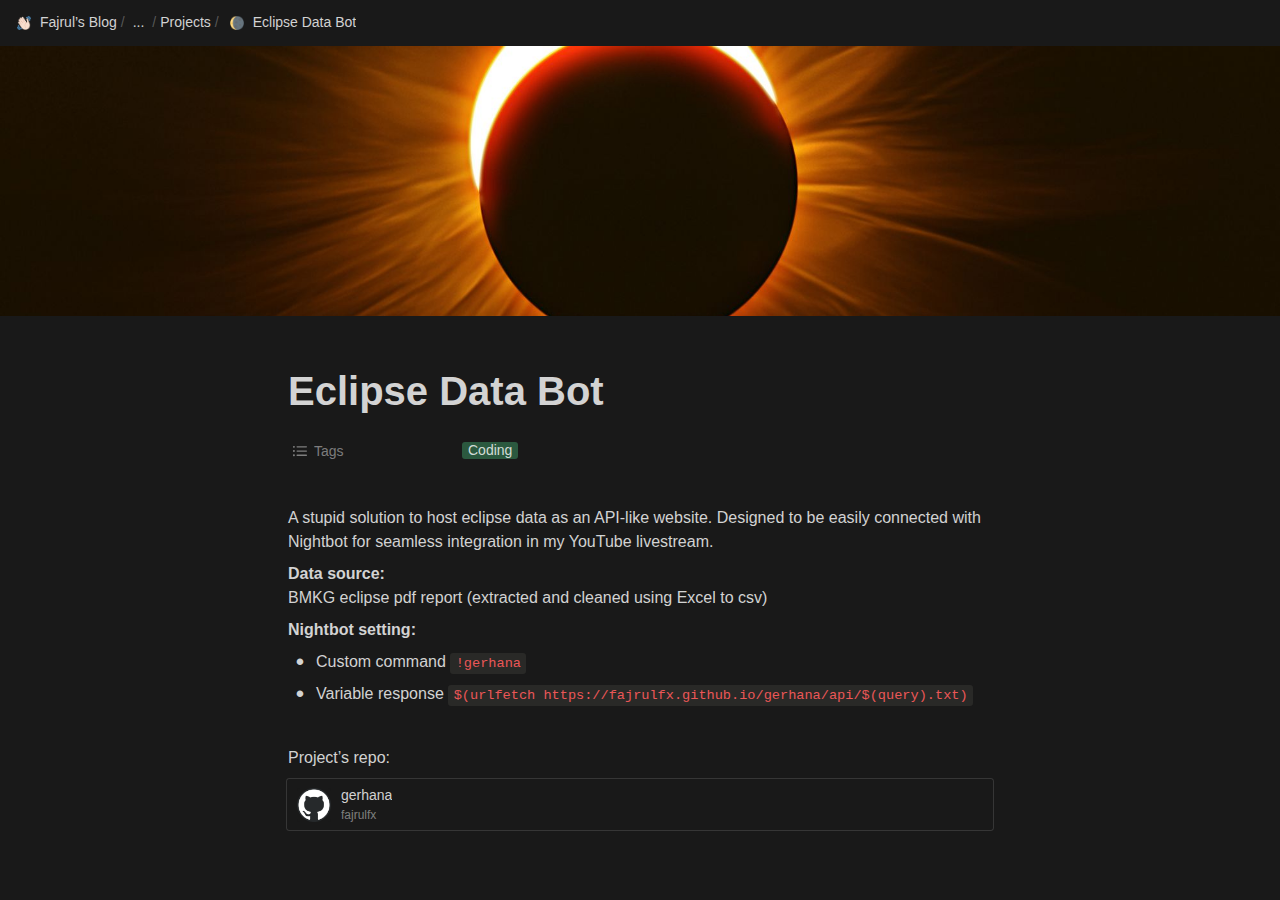
<file: eclipse-data-bot.html>
<html class="notion-html"><head lang="en"><meta charset="utf-8"/><meta content="width=device-width,height=device-height,initial-scale=1,maximum-scale=1,user-scalable=no,viewport-fit=cover" name="viewport"/><title>Eclipse Data Bot</title><meta content="en_US" property="og:locale"/><link href="[data-uri]" rel="shortcut icon" type="image/x-icon"/><link href="/images/logo-ios.png" rel="apple-touch-icon"/><meta content="yes" name="apple-mobile-web-app-capable"/><meta content="telephone=no" name="format-detection"/><meta content="no" name="msapplication-tap-highlight"/><link href="e218a1aef6df86309cb95b61e446888efa3b0379.css" media="print" rel="stylesheet"/><link href="87cb8054003093194fca9e8b417296018cbffb68.css" rel="stylesheet"/><meta content="Fajrul Fx's Blog" name="title"/><meta content="Personal website of Fajrul Falah" name="description"/><link href="e1d809d762eeca23edf0cb31bb17bf3c703085f5.css" rel="stylesheet"/><link href="None" rel="icon" sizes="16x16" type="image/png"/></head><body class="notion-body"><style>body{background:#fff}body.dark{background:#191919}@keyframes startup-shimmer-animation{0%{transform:translateX(-100%) translateZ(0)}100%{transform:translateX(100%) translateZ(0)}}@keyframes startup-shimmer-fade-in{0%{opacity:0}100%{opacity:1}}@keyframes startup-spinner-rotate{0%{transform:rotate(0) translateZ(0)}100%{transform:rotate(360deg) translateZ(0)}}#initial-loading-spinner{position:fixed;height:100vh;width:100vw;z-index:-1;display:none;align-items:center;justify-content:center;opacity:.5}#initial-loading-spinner svg{height:24px;width:24px;animation:startup-spinner-rotate 1s linear infinite;transform-origin:center center;pointer-events:none}#skeleton{background:#fff;position:fixed;height:100vh;width:100vw;z-index:-1;display:none;overflow:hidden}#initial-loading-spinner.show,#skeleton.show{display:flex}body.dark #skeleton{background:#191919}.notion-front-page #skeleton,.notion-mobile #skeleton{display:none}#skeleton-sidebar{background-color:#fbfbfa;box-shadow:inset -1px 0 0 0 rgba(0,0,0,.025);display:flex;width:240px;flex-direction:column;padding:12px 14px;overflow:hidden}body.dark #skeleton-sidebar{background-color:#202020;box-shadow:inset -1px 0 0 0 rgba(255,255,255,.05)}#skeleton.isElectron #skeleton-sidebar{padding-top:46px}#skeleton .row{display:flex;margin-bottom:8px;align-items:center}#skeleton .row.fadein{animation:1s ease-in 0s 1 normal both running startup-shimmer-fade-in}#skeleton .chevron{width:12px;height:12px;display:block;margin-right:4px;fill:rgba(227,226,224,.5)}body.dark #skeleton .chevron{fill:#2f2f2f}.startup-shimmer{background:rgba(227,226,224,.5);overflow:hidden;position:relative}body.dark .startup-shimmer{background:#2f2f2f}.startup-shimmer::before{content:"";position:absolute;height:100%;width:100%;z-index:1;animation:1s linear infinite startup-shimmer-animation;background:linear-gradient(90deg,transparent 0,rgba(255,255,255,.4) 50%,transparent 100%)}body.dark .startup-shimmer::before{background:linear-gradient(90deg,transparent 0,rgba(86,86,86,.4) 50%,transparent 100%)}#skeleton .icon{width:20px;height:20px;border-radius:4px}#skeleton .text{height:10px;border-radius:10px}#skeleton .draggable{-webkit-app-region:drag;position:absolute;top:0;left:0;width:100%;height:36px;display:none}#skeleton.isElectron .draggable{display:block}</style><style id="scroll-properties">
			::-webkit-scrollbar {
				width: 10px;
				height: 10px;
			}
			::-webkit-scrollbar {
				background: transparent;
			}
			::-webkit-scrollbar-track {
				background: #EDECE9;
			}
			::-webkit-scrollbar-thumb {
				background:#D3D1CB;
			}
			::-webkit-scrollbar-thumb:hover {
				background:#AEACA6;
			}
		</style><div id="notion-app"><div class="notion-app-inner notion-dark-theme" style='color: rgba(255, 255, 255, 0.81); fill: currentcolor; line-height: 1.5; font-family: ui-sans-serif, -apple-system, BlinkMacSystemFont, "Segoe UI", Helvetica, "Apple Color Emoji", Arial, sans-serif, "Segoe UI Emoji", "Segoe UI Symbol"; -webkit-font-smoothing: auto; background-color: rgb(25, 25, 25);'><div style="height: 100%;"><div class="notion-cursor-listener" style="width: 100vw; height: 100%; position: relative; display: flex; flex: 1 1 0%; background: rgb(25, 25, 25); cursor: text;"><div class="" style="display: flex; flex-direction: column; width: 100%; overflow: hidden;"><div style="max-width: 100vw; z-index: 100; background: rgb(25, 25, 25); user-select: none;"><div class="notion-topbar" style="width: 100%; max-width: 100vw; height: 45px; opacity: 1; transition: opacity 700ms ease 0s, color 700ms ease 0s; position: relative;"><div style="display: flex; justify-content: space-between; align-items: center; overflow: hidden; height: 45px; padding-left: 12px; padding-right: 10px;"><div class="notranslate shadow-cursor-breadcrumb" style="display: flex; align-items: center; line-height: 1.2; font-size: 14px; height: 100%; flex-grow: 0; margin-right: 8px; min-width: 0px;"><div class="notion-selectable notion-page-block" data-block-id="94f06de4-40a2-43b5-95b7-0b3d1c67cacc" style="display: flex; align-items: center; min-width: 0px;"><a href="fajrul-s-blog" rel="noopener noreferrer" style="display: flex; color: rgba(255, 255, 255, 0.81); text-decoration: none; user-select: none; transition: background 20ms ease-in 0s; cursor: pointer; align-items: center; flex-shrink: 1; white-space: nowrap; height: 24px; border-radius: 4px; font-size: inherit; line-height: 1.2; min-width: 0px; padding: 2px;"><div style="display: flex; align-items: center; min-width: 0px;"><div class="notion-record-icon notranslate" style="display: flex; align-items: center; justify-content: center; height: 20px; width: 20px; border-radius: 0.25em; flex-shrink: 0; margin-right: 6px; font-weight: 500;"><div style="display: flex; align-items: center; justify-content: center; height: 20px; width: 20px;"><div style="height: 14px; width: 14px; font-size: 14px; line-height: 1; margin-left: 0px; color: rgb(246, 246, 246);"><img alt="👋🏻" aria-label="👋🏻" class="notion-emoji" src="[data-uri]" style="width: 100%;
height: 100%;
background: url(f87457017f44d1d87f6d662556796277387c1c28.png) 20.339% 86.4407%/6000% 6000%"/></div></div></div><div class="notranslate" style="white-space: nowrap; overflow: hidden; text-overflow: ellipsis; max-width: 160px;">Fajrul’s Blog</div></div></a></div><span style="margin-left: 2px; margin-right: 2px; color: rgba(255, 255, 255, 0.282);">/</span><div style="display: flex; align-items: center; flex-shrink: 0;"><div role="button" style="user-select: none; transition: background 20ms ease-in 0s; cursor: pointer; display: inline-flex; align-items: center; flex-shrink: 0; white-space: nowrap; height: 24px; border-radius: 4px; font-size: 14px; line-height: 1.2; min-width: 0px; padding-left: 6px; padding-right: 6px; color: rgba(255, 255, 255, 0.81);" tabindex="0">...</div><span style="margin-left: 2px; margin-right: 2px; color: rgba(255, 255, 255, 0.282);">/</span></div><div class="notion-selectable notion-collection_view-block" data-block-id="f6dae53a-1b90-4ec1-8bd4-f009a1d19a82" style="display: flex; align-items: center; min-width: 0px;"><a href="f6dae53a1b904ec18bd4f009a1d19a82" rel="noopener noreferrer" style="display: flex; color: rgba(255, 255, 255, 0.81); text-decoration: none; user-select: none; transition: background 20ms ease-in 0s; cursor: pointer; align-items: center; flex-shrink: 1; white-space: nowrap; height: 24px; border-radius: 4px; font-size: inherit; line-height: 1.2; min-width: 0px; padding: 2px;"><div style="display: flex; align-items: center; min-width: 0px;"><div class="notranslate" style="white-space: nowrap; overflow: hidden; text-overflow: ellipsis; max-width: 160px;">Projects</div></div></a></div><span style="margin-left: 2px; margin-right: 2px; color: rgba(255, 255, 255, 0.282);">/</span><div role="button" style="user-select: none; transition: background 20ms ease-in 0s; cursor: pointer; display: inline-flex; align-items: center; flex-shrink: 1; white-space: nowrap; height: 24px; border-radius: 4px; font-size: 14px; line-height: 1.2; min-width: 0px; padding-left: 6px; padding-right: 6px; color: rgba(255, 255, 255, 0.81);" tabindex="0"><div class="notion-record-icon notranslate" style="display: flex; align-items: center; justify-content: center; height: 20px; width: 20px; border-radius: 0.25em; flex-shrink: 0; margin-right: 6px;"><div style="display: flex; align-items: center; justify-content: center; height: 20px; width: 20px;"><div style="height: 14px; width: 14px; font-size: 14px; line-height: 1; margin-left: 0px; color: rgb(246, 246, 246);"><img alt="🌘" aria-label="🌘" class="notion-emoji" src="[data-uri]" style="width: 100%;
height: 100%;
background: url(f87457017f44d1d87f6d662556796277387c1c28.png) 8.47458% 47.4576%/6000% 6000%"/></div></div></div><div class="notranslate" style="white-space: nowrap; overflow: hidden; text-overflow: ellipsis; max-width: 240px;">Eclipse Data Bot</div></div></div><div style="flex-grow: 1; flex-shrink: 1;"></div><div role="button" style="user-select: none; transition: background 20ms ease-in 0s; cursor: pointer; display: inline-flex; align-items: center; flex-shrink: 0; white-space: nowrap; height: 28px; border-radius: 4px; font-size: 14px; line-height: 1.2; min-width: 0px; padding-left: 8px; padding-right: 8px; color: rgba(255, 255, 255, 0.81);" tabindex="0"><svg class="searchNew" style="width: 14px; height: 14px; display: block; fill: inherit; flex-shrink: 0; backface-visibility: hidden; margin-right: 6px;" viewBox="0 0 17 17"><path d="M6.78027 13.6729C8.24805 13.6729 9.60156 13.1982 10.709 12.4072L14.875 16.5732C15.0684 16.7666 15.3232 16.8633 15.5957 16.8633C16.167 16.8633 16.5713 16.4238 16.5713 15.8613C16.5713 15.5977 16.4834 15.3516 16.29 15.1582L12.1504 11.0098C13.0205 9.86719 13.5391 8.45215 13.5391 6.91406C13.5391 3.19629 10.498 0.155273 6.78027 0.155273C3.0625 0.155273 0.0214844 3.19629 0.0214844 6.91406C0.0214844 10.6318 3.0625 13.6729 6.78027 13.6729ZM6.78027 12.2139C3.87988 12.2139 1.48047 9.81445 1.48047 6.91406C1.48047 4.01367 3.87988 1.61426 6.78027 1.61426C9.68066 1.61426 12.0801 4.01367 12.0801 6.91406C12.0801 9.81445 9.68066 12.2139 6.78027 12.2139Z"></path></svg>Search</div><div role="button" style="user-select: none; transition: background 20ms ease-in 0s; cursor: pointer; display: flex; align-items: center; justify-content: center; width: 32px; height: 28px; border-radius: 3px;" tabindex="0"><svg class="dots" style="width: 18px; height: 18px; display: block; fill: inherit; flex-shrink: 0; backface-visibility: hidden;" viewBox="0 0 13 3"><g><path d="M3,1.5A1.5,1.5,0,1,1,1.5,0,1.5,1.5,0,0,1,3,1.5Z"></path><path d="M8,1.5A1.5,1.5,0,1,1,6.5,0,1.5,1.5,0,0,1,8,1.5Z"></path><path d="M13,1.5A1.5,1.5,0,1,1,11.5,0,1.5,1.5,0,0,1,13,1.5Z"></path></g></svg></div><div style="flex: 0 0 auto; width: 1px; height: 16px; margin-left: 8px; margin-right: 8px; background: rgba(255, 255, 255, 0.13);"></div><div role="button" style="user-select: none; transition: background 20ms ease-in 0s; cursor: pointer; display: inline-flex; align-items: center; flex-shrink: 0; white-space: nowrap; height: 28px; border-radius: 4px; font-size: 14px; line-height: 1.2; min-width: 0px; padding-left: 8px; padding-right: 8px; color: rgba(255, 255, 255, 0.81);" tabindex="0"><svg class="notionLogo" style="width: 18px; height: 18px; display: block; fill: inherit; flex-shrink: 0; backface-visibility: hidden; margin-right: 6px;" viewBox="0 0 120 126"><path d="M 20.6927 21.9315C 24.5836 25.0924 26.0432 24.8512 33.3492 24.3638L 102.228 20.2279C 103.689 20.2279 102.474 18.7705 101.987 18.5283L 90.5477 10.2586C 88.3558 8.55699 85.4356 6.60818 79.8387 7.09563L 13.1433 11.9602C 10.711 12.2014 10.2251 13.4175 11.1939 14.3924L 20.6927 21.9315ZM 24.8281 37.9835L 24.8281 110.456C 24.8281 114.351 26.7745 115.808 31.1553 115.567L 106.853 111.187C 111.236 110.946 111.724 108.267 111.724 105.103L 111.724 33.1169C 111.724 29.958 110.509 28.2544 107.826 28.4976L 28.721 33.1169C 25.8018 33.3622 24.8281 34.8225 24.8281 37.9835ZM 99.5567 41.8711C 100.042 44.0622 99.5567 46.2512 97.3618 46.4974L 93.7143 47.2241L 93.7143 100.728C 90.5477 102.43 87.6275 103.403 85.1942 103.403C 81.2983 103.403 80.3226 102.186 77.4044 98.54L 53.5471 61.087L 53.5471 97.3239L 61.0964 99.0275C 61.0964 99.0275 61.0964 103.403 55.0057 103.403L 38.2148 104.377C 37.727 103.403 38.2148 100.973 39.9179 100.486L 44.2996 99.2717L 44.2996 51.36L 38.2158 50.8725C 37.728 48.6815 38.9431 45.5225 42.3532 45.2773L 60.3661 44.0631L 85.1942 82.0036L 85.1942 48.4402L 78.864 47.7136C 78.3781 45.0351 80.3226 43.0902 82.7569 42.849L 99.5567 41.8711ZM 7.5434 5.39404L 76.9175 0.285276C 85.4366 -0.445402 87.6285 0.0440428 92.983 3.93368L 115.128 19.4982C 118.782 22.1747 120 22.9034 120 25.8211L 120 111.187C 120 116.537 118.051 119.701 111.237 120.185L 30.6734 125.05C 25.5584 125.294 23.124 124.565 20.4453 121.158L 4.13735 99.9994C 1.21516 96.1048 0 93.191 0 89.7819L 0 13.903C 0 9.5279 1.94945 5.8785 7.5434 5.39404Z"></path></svg>Try Notion</div></div></div><div style="width: calc(100% - 0px); user-select: none;"></div></div><div class="notion-frame" style="flex-grow: 0; flex-shrink: 1; display: flex; flex-direction: column; background: rgb(25, 25, 25); z-index: 1; height: calc(100vh - 45px); max-height: 100%; position: relative; width: 1920px;"><div class="notion-scroller vertical" style="display: flex; flex-direction: column; z-index: 1; flex-grow: 1; position: relative; align-items: center; margin-right: 0px; margin-bottom: 0px; overflow: hidden auto;"><div style="position: absolute; top: 0px; left: 0px;"><div></div></div><div class="whenContentEditable" data-content-editable-root="true" style="caret-color: rgba(255, 255, 255, 0.81); width: 100%; display: flex; flex-direction: column; position: relative; align-items: center; flex-grow: 1; --whenContentEditable--WebkitUserModify:read-write-plaintext-only;"><span style="height: 1px; width: 1px;"></span><div class="pseudoSelection" contenteditable="false" data-content-editable-void="true" style="user-select: none; --pseudoSelection--background:transparent; width: 100%; display: flex; flex-direction: column; align-items: center; flex-shrink: 0; flex-grow: 0; z-index: 2;"><div style="position: relative; width: 100%; display: flex; flex-direction: column; align-items: center; height: 30vh; cursor: default;"><div style="width: 100%; cursor: inherit;"><div style="display: grid; width: 100%; height: 30vh;"><div style="grid-area: 1 / 1 / auto / auto; width: 100%; height: 100%;"><img referrerpolicy="same-origin" src="7e5de4e9c71f318ea2478c70b41e7d375ffc344e.jpg" style="display: block; object-fit: cover; border-radius: 0px; width: 100%; height: 30vh; opacity: 1; object-position: center 50%;"/></div></div></div><div aria-hidden="true" style='background: rgba(0, 0, 0, 0.4); border-radius: 3px; color: white; font-size: 12px; font-family: ui-sans-serif, -apple-system, BlinkMacSystemFont, "Segoe UI", Helvetica, "Apple Color Emoji", Arial, sans-serif, "Segoe UI Emoji", "Segoe UI Symbol"; width: 180px; left: calc(50% - 90px); padding: 0.3em 1.5em; pointer-events: none; position: absolute; top: calc(50% - 10px); text-align: center; opacity: 0;'>Drag image to reposition</div></div></div><div style="width: 100%; display: flex; justify-content: center; z-index: 3; flex-shrink: 0;"><div style="max-width: 100%; min-width: 0px; width: 900px;"><div style="width: 100%; display: flex; flex-direction: column; align-items: center; flex-shrink: 0; flex-grow: 0;"><div style="max-width: 100%; padding-left: calc(96px + env(safe-area-inset-left)); width: 100%;"><div class="pseudoSelection" contenteditable="false" data-content-editable-void="true" style="user-select: none; --pseudoSelection--background:transparent; pointer-events: none;"><div class="notion-record-icon notranslate" style="display: flex; align-items: center; justify-content: center; height: 78px; width: 78px; border-radius: 0.25em; flex-shrink: 0; position: relative; z-index: 1; margin-left: 3px; margin-bottom: 0px; margin-top: -42px; pointer-events: auto;"><div style="display: flex; align-items: center; justify-content: center; height: 78px; width: 78px;"><div style="height: 78px; width: 78px; font-size: 78px; line-height: 1; margin-left: 0px; color: rgb(246, 246, 246);"><div style="position: relative; width: 78px; height: 78px;"><img alt="🌘" aria-label="🌘" class="notion-emoji" src="[data-uri]" style="width: 78px;
height: 78px;
background: url(f87457017f44d1d87f6d662556796277387c1c28.png) 8.47458% 47.4576%/6000% 6000%;
opacity: 0;
transition: opacity 100ms ease-out 0s"/><img alt="🌘" aria-label="🌘" src="2df5543900e9015a0d09441e9fc4b925145a3cc9.svg" style="position: absolute; top: 0px; left: 0px; opacity: 0; width: 78px; height: 78px;"/></div></div></div></div><div class="notion-page-controls" style='display: flex; justify-content: flex-start; flex-wrap: wrap; margin-top: 8px; margin-bottom: 4px; margin-left: -1px; color: rgba(255, 255, 255, 0.282); font-family: ui-sans-serif, -apple-system, BlinkMacSystemFont, "Segoe UI", Helvetica, "Apple Color Emoji", Arial, sans-serif, "Segoe UI Emoji", "Segoe UI Symbol"; height: 24px; pointer-events: auto;'></div></div><div style="padding-right: calc(96px + env(safe-area-inset-right));"><div><div class="notion-selectable notion-page-block" data-block-id="919c0c1f-d90f-4a63-b3e8-624c9cb054ff" style='color: rgba(255, 255, 255, 0.81); font-weight: 700; line-height: 1.2; font-size: 40px; font-family: ui-sans-serif, -apple-system, BlinkMacSystemFont, "Segoe UI", Helvetica, "Apple Color Emoji", Arial, sans-serif, "Segoe UI Emoji", "Segoe UI Symbol"; cursor: text; display: flex; align-items: center;'><div contenteditable="false" data-content-editable-leaf="true" placeholder="Untitled" spellcheck="true" style="max-width: 100%; width: 100%; white-space: pre-wrap; word-break: break-word; caret-color: rgba(255, 255, 255, 0.81); padding: 3px 2px;">Eclipse Data Bot</div></div><div style="margin-left: 4px;"></div></div></div></div></div><div style="width: 100%; display: flex; flex-direction: column; align-items: center; flex-shrink: 0; flex-grow: 0;"><div contenteditable="false" data-content-editable-void="true" style="padding-left: calc(96px + env(safe-area-inset-left)); padding-right: calc(96px + env(safe-area-inset-right)); max-width: 100%; width: 100%;"><div style="width: 100%; font-size: 14px;"><div style="width: 100%; max-width: 100%; padding: 8px 0px; margin: 0px auto;"><div style="width: 100%; max-width: 100%; padding-top: 8px; margin: 0px auto;"><div style="padding-bottom: 8px;"><div style="margin: 0px;"><div><div style="display: flex; padding-bottom: 4px; width: 100%;"><div style="display: flex; align-items: center; height: 34px; width: 160px; flex: 0 0 auto; color: rgba(255, 255, 255, 0.443);"><div aria-disabled="true" role="button" style="user-select: none; transition: background 20ms ease-in 0s; cursor: default; display: flex; align-items: center; height: 100%; width: 100%; border-radius: 3px; padding: 0px 6px;" tabindex="-1"><div style="display: flex; align-items: center; line-height: 120%; min-width: 0px; font-size: 14px;"><div style="margin-right: 6px;"><svg class="typesMultipleSelect" style="width: 16px; height: 16px; display: block; fill: rgba(255, 255, 255, 0.443); flex-shrink: 0; backface-visibility: hidden;" viewBox="0 0 16 16"><path d="M1.91602 4.83789C2.44238 4.83789 2.87305 4.40723 2.87305 3.87402C2.87305 3.34766 2.44238 2.91699 1.91602 2.91699C1.38281 2.91699 0.952148 3.34766 0.952148 3.87402C0.952148 4.40723 1.38281 4.83789 1.91602 4.83789ZM5.1084 4.52344H14.3984C14.7607 4.52344 15.0479 4.23633 15.0479 3.87402C15.0479 3.51172 14.7607 3.22461 14.3984 3.22461H5.1084C4.74609 3.22461 4.45898 3.51172 4.45898 3.87402C4.45898 4.23633 4.74609 4.52344 5.1084 4.52344ZM1.91602 9.03516C2.44238 9.03516 2.87305 8.60449 2.87305 8.07129C2.87305 7.54492 2.44238 7.11426 1.91602 7.11426C1.38281 7.11426 0.952148 7.54492 0.952148 8.07129C0.952148 8.60449 1.38281 9.03516 1.91602 9.03516ZM5.1084 8.7207H14.3984C14.7607 8.7207 15.0479 8.43359 15.0479 8.07129C15.0479 7.70898 14.7607 7.42188 14.3984 7.42188H5.1084C4.74609 7.42188 4.45898 7.70898 4.45898 8.07129C4.45898 8.43359 4.74609 8.7207 5.1084 8.7207ZM1.91602 13.2324C2.44238 13.2324 2.87305 12.8018 2.87305 12.2686C2.87305 11.7422 2.44238 11.3115 1.91602 11.3115C1.38281 11.3115 0.952148 11.7422 0.952148 12.2686C0.952148 12.8018 1.38281 13.2324 1.91602 13.2324ZM5.1084 12.918H14.3984C14.7607 12.918 15.0479 12.6309 15.0479 12.2686C15.0479 11.9062 14.7607 11.6191 14.3984 11.6191H5.1084C4.74609 11.6191 4.45898 11.9062 4.45898 12.2686C4.45898 12.6309 4.74609 12.918 5.1084 12.918Z"></path></svg></div><div style="white-space: nowrap; overflow: hidden; text-overflow: ellipsis;">Tags</div></div></div></div><div style="display: flex; margin-left: 4px; height: 100%; flex: 1 1 auto; flex-direction: column; min-width: 0px;"><div style="display: flex; align-items: center; margin-left: 4px; height: 100%; flex: 1 1 auto; min-width: 0px;"><div aria-disabled="true" role="button" style="user-select: none; transition: background 20ms ease-in 0s; cursor: default; display: inline-block; align-items: center; border-radius: 3px; width: 100%; min-height: 34px; padding: 0px 8px; font-size: 14px; overflow: hidden;" tabindex="-1"><div style="display: flex; flex-wrap: wrap; padding-top: 8px; padding-bottom: 2px;"><div style="display: flex; align-items: center; flex-shrink: 1; min-width: 0px; max-width: 100%; height: 20px; border-radius: 3px; padding-left: 6px; padding-right: 6px; font-size: 14px; line-height: 120%; color: rgba(255, 255, 255, 0.804); background: rgb(43, 89, 63); margin: 0px 6px 6px 0px;"><div style="white-space: nowrap; overflow: hidden; text-overflow: ellipsis; display: inline-flex; align-items: center;">Coding</div></div></div></div></div></div></div></div></div></div></div></div></div><div style="width: 100%; height: 1px; background: rgba(255, 255, 255, 0.094); margin-bottom: 8px;"></div></div></div></div></div><main style="display: flex; width: 100%; justify-content: center; padding-top: 5px;"><div style="max-width: 100%; min-width: 0px; width: 900px;"><div class="notion-page-content" style="flex-shrink: 0; flex-grow: 1; max-width: 100%; display: flex; align-items: flex-start; flex-direction: column; font-size: 16px; line-height: 1.5; width: 100%; z-index: 4; padding-bottom: 30vh; padding-left: calc(96px + env(safe-area-inset-left)); padding-right: calc(96px + env(safe-area-inset-right));"><div class="notion-selectable notion-text-block" data-block-id="9ee7fa88-d6b8-45a2-a202-c45c97b5e1b1" style="width: 100%; max-width: 1718px; margin-top: 2px; margin-bottom: 1px;"><div style="color: inherit; fill: inherit;"><div style="display: flex;"><div contenteditable="false" data-content-editable-leaf="true" placeholder=" " spellcheck="true" style="max-width: 100%; width: 100%; white-space: pre-wrap; word-break: break-word; caret-color: rgba(255, 255, 255, 0.81); padding: 3px 2px;">A stupid solution to host eclipse data as an API-like website. Designed to be easily connected with Nightbot for seamless integration in my YouTube livestream.</div></div></div></div><div class="notion-selectable notion-text-block" data-block-id="2ee91cc8-9aaf-45be-b4b6-229df501fbad" style="width: 100%; max-width: 1718px; margin-top: 1px; margin-bottom: 1px;"><div style="color: inherit; fill: inherit;"><div style="display: flex;"><div contenteditable="false" data-content-editable-leaf="true" placeholder=" " spellcheck="true" style="max-width: 100%; width: 100%; white-space: pre-wrap; word-break: break-word; caret-color: rgba(255, 255, 255, 0.81); padding: 3px 2px;"><span class="notion-enable-hover" data-token-index="0" style="font-weight:600">Data source: 
</span>BMKG eclipse pdf report (extracted and cleaned using Excel to csv)</div></div></div></div><div class="notion-selectable notion-text-block" data-block-id="bdd24afb-dff0-4822-a84e-999bc2c985b3" style="width: 100%; max-width: 1718px; margin-top: 1px; margin-bottom: 1px;"><div style="color: inherit; fill: inherit;"><div style="display: flex;"><div contenteditable="false" data-content-editable-leaf="true" placeholder=" " spellcheck="true" style="max-width: 100%; width: 100%; white-space: pre-wrap; word-break: break-word; caret-color: rgba(255, 255, 255, 0.81); padding: 3px 2px;"><span class="notion-enable-hover" data-token-index="0" style="font-weight:600">Nightbot setting:</span></div></div></div></div><div class="notion-selectable notion-bulleted_list-block" data-block-id="f4e565ae-74e4-49b2-80ee-7a2b20e61795" style="width: 100%; max-width: 1718px; margin-top: 1px; margin-bottom: 1px;"><div style="display: flex; align-items: flex-start; width: 100%; padding-left: 2px; color: inherit; fill: inherit;"><div class="pseudoSelection" contenteditable="false" data-content-editable-void="true" data-text-edit-side="start" style="user-select: none; --pseudoSelection--background:transparent; margin-right: 2px; width: 24px; display: flex; align-items: center; justify-content: center; flex-grow: 0; flex-shrink: 0; min-height: calc(1.5em + 3px + 3px);"><div class="pseudoBefore" style='font-size: 1.5em; line-height: 1; margin-bottom: 0px; --pseudoBefore--fontFamily:Arial; --pseudoBefore--content:"•";'></div></div><div style="flex: 1 1 0px; min-width: 1px; display: flex; flex-direction: column;"><div style="display: flex;"><div contenteditable="false" data-content-editable-leaf="true" placeholder="List" spellcheck="true" style="max-width: 100%; width: 100%; white-space: pre-wrap; word-break: break-word; caret-color: rgba(255, 255, 255, 0.81); padding: 3px 2px; text-align: left;">Custom command <span class="notion-enable-hover" data-token-index="1" spellcheck="false" style='font-family:"SFMono-Regular", Menlo, Consolas, "PT Mono", "Liberation Mono", Courier, monospace;line-height:normal;background:rgba(135,131,120,0.15);color:#EB5757;border-radius:3px;font-size:85%;padding:0.2em 0.4em'>!gerhana</span></div></div></div></div></div><div class="notion-selectable notion-bulleted_list-block" data-block-id="6f345428-b048-413b-84b7-b6c10cc2a740" style="width: 100%; max-width: 1718px; margin-top: 1px; margin-bottom: 1px;"><div style="display: flex; align-items: flex-start; width: 100%; padding-left: 2px; color: inherit; fill: inherit;"><div class="pseudoSelection" contenteditable="false" data-content-editable-void="true" data-text-edit-side="start" style="user-select: none; --pseudoSelection--background:transparent; margin-right: 2px; width: 24px; display: flex; align-items: center; justify-content: center; flex-grow: 0; flex-shrink: 0; min-height: calc(1.5em + 3px + 3px);"><div class="pseudoBefore" style='font-size: 1.5em; line-height: 1; margin-bottom: 0px; --pseudoBefore--fontFamily:Arial; --pseudoBefore--content:"•";'></div></div><div style="flex: 1 1 0px; min-width: 1px; display: flex; flex-direction: column;"><div style="display: flex;"><div contenteditable="false" data-content-editable-leaf="true" placeholder="List" spellcheck="true" style="max-width: 100%; width: 100%; white-space: pre-wrap; word-break: break-word; caret-color: rgba(255, 255, 255, 0.81); padding: 3px 2px; text-align: left;">Variable response <span class="notion-enable-hover" data-token-index="1" spellcheck="false" style='font-family:"SFMono-Regular", Menlo, Consolas, "PT Mono", "Liberation Mono", Courier, monospace;line-height:normal;background:rgba(135,131,120,0.15);color:#EB5757;border-radius:3px;font-size:85%;padding:0.2em 0.4em'>$(urlfetch https://fajrulfx.github.io/gerhana/api/$(query).txt)</span></div></div></div></div></div><div class="notion-selectable notion-text-block" data-block-id="cf15027d-a51d-4267-a872-d2462a259ff8" style="width: 100%; max-width: 1718px; margin-top: 1px; margin-bottom: 1px;"><div style="color: inherit; fill: inherit;"><div style="display: flex;"><div contenteditable="false" data-content-editable-leaf="true" placeholder=" " spellcheck="true" style="max-width: 100%; width: 100%; white-space: pre-wrap; word-break: break-word; caret-color: rgba(255, 255, 255, 0.81); padding: 3px 2px; min-height: 1em; color: rgba(255, 255, 255, 0.81); -webkit-text-fill-color: rgba(255, 255, 255, 0.282);"></div></div></div></div><div class="notion-selectable notion-text-block" data-block-id="43a3e98f-27ba-4db2-b756-a06b0cf6b0bd" style="width: 100%; max-width: 1718px; margin-top: 1px; margin-bottom: 1px;"><div style="color: inherit; fill: inherit;"><div style="display: flex;"><div contenteditable="false" data-content-editable-leaf="true" placeholder=" " spellcheck="true" style="max-width: 100%; width: 100%; white-space: pre-wrap; word-break: break-word; caret-color: rgba(255, 255, 255, 0.81); padding: 3px 2px;">Project’s repo:</div></div></div></div><div class="notion-selectable notion-external_object_instance-block" data-block-id="1b88207f-cda7-4bb4-b8a5-36c45143bc85" style="width: 100%; max-width: 1718px; align-self: center; margin-top: 4px; margin-bottom: 0px;"><div contenteditable="false" data-content-editable-void="true"><a href="https://github.com/fajrulfx/gerhana" rel="noopener noreferrer" style="display: flex; color: inherit; text-decoration: none; user-select: none; transition: background 20ms ease-in 0s; cursor: pointer; flex-grow: 1; min-width: 0px; align-items: center; border: 1px solid rgba(255, 255, 255, 0.13); border-radius: 3px; padding: 6px; fill: inherit;" target="_blank"><div style="display: flex; align-self: start; height: 32px; width: 32px; margin: 3px 12px 3px 4px; position: relative;"><div><div style="width: 100%; height: 100%;"><img referrerpolicy="same-origin" src="4b8df525c4c3b0641f03fdc278430d47c0337153.png" style="display: block; object-fit: cover; border-radius: 3px; width: 33.744px; height: 33.744px; transition: opacity 100ms ease-out 0s; background: rgb(25, 25, 25);"/></div></div></div><div style="display: flex; flex-direction: column; justify-content: center; flex-grow: 1; flex-shrink: 1; overflow: hidden;"><div style="display: flex; align-items: baseline; font-size: 14px;"><div spellcheck="false" style="white-space: nowrap; color: rgba(255, 255, 255, 0.81); font-weight: 500; overflow: hidden; text-overflow: ellipsis;">gerhana</div></div><div style="display: flex; align-items: center; color: rgba(255, 255, 255, 0.443); font-size: 12px;"><div spellcheck="false" style="white-space: nowrap; color: rgba(255, 255, 255, 0.443);">fajrulfx</div></div></div><div role="button" style="user-select: none; transition: background 20ms ease-in 0s; cursor: pointer; opacity: 0; display: flex; align-items: center; justify-content: center; width: 28px; height: 28px; border-radius: 3px; flex-shrink: 0; margin-right: 4px; color: rgba(255, 255, 255, 0.443);" tabindex="0"><svg class="dots" style="width: 14px; height: 100%; display: block; fill: inherit; flex-shrink: 0; backface-visibility: hidden; color: rgba(255, 255, 255, 0.443);" viewBox="0 0 13 3"><g><path d="M3,1.5A1.5,1.5,0,1,1,1.5,0,1.5,1.5,0,0,1,3,1.5Z"></path><path d="M8,1.5A1.5,1.5,0,1,1,6.5,0,1.5,1.5,0,0,1,8,1.5Z"></path><path d="M13,1.5A1.5,1.5,0,1,1,11.5,0,1.5,1.5,0,0,1,13,1.5Z"></path></g></svg></div></a></div></div></div></div><div contenteditable="false" data-content-editable-void="true" style="width: 0px;"><div style="display: none; flex-shrink: 0; pointer-events: none; width: 0px; position: absolute; right: 192px; opacity: 0;"><div style="display: flex; flex-direction: column; padding: 5px 16px; width: 340px; flex-shrink: 0; height: 100%; position: relative; pointer-events: none; z-index: 1;"><div style="position: absolute; pointer-events: none; width: 100%; height: 100%; top: -5px; background: linear-gradient(rgb(25, 25, 25) 0px, rgba(25, 25, 25, 0) 15px);"></div></div></div></div></main><span style="height: 1px; width: 1px;"></span></div><div class="notion-presence-container" style="position: absolute; top: 0px; left: 0px; z-index: 89;"><div></div></div></div></div></div><div class="notion-peek-renderer" style="position: fixed; top: 0px; right: 0px; bottom: 0px; width: 960px; z-index: 109; transform: translateX(960px) translateZ(0px);"></div></div></div></div></div><script src="1172e9111a5fb396bcb8a05870b5eabf8abf221c.js" type="text/javascript"></script><div style="width: env(safe-area-inset-bottom);"></div></body></html>
</file>
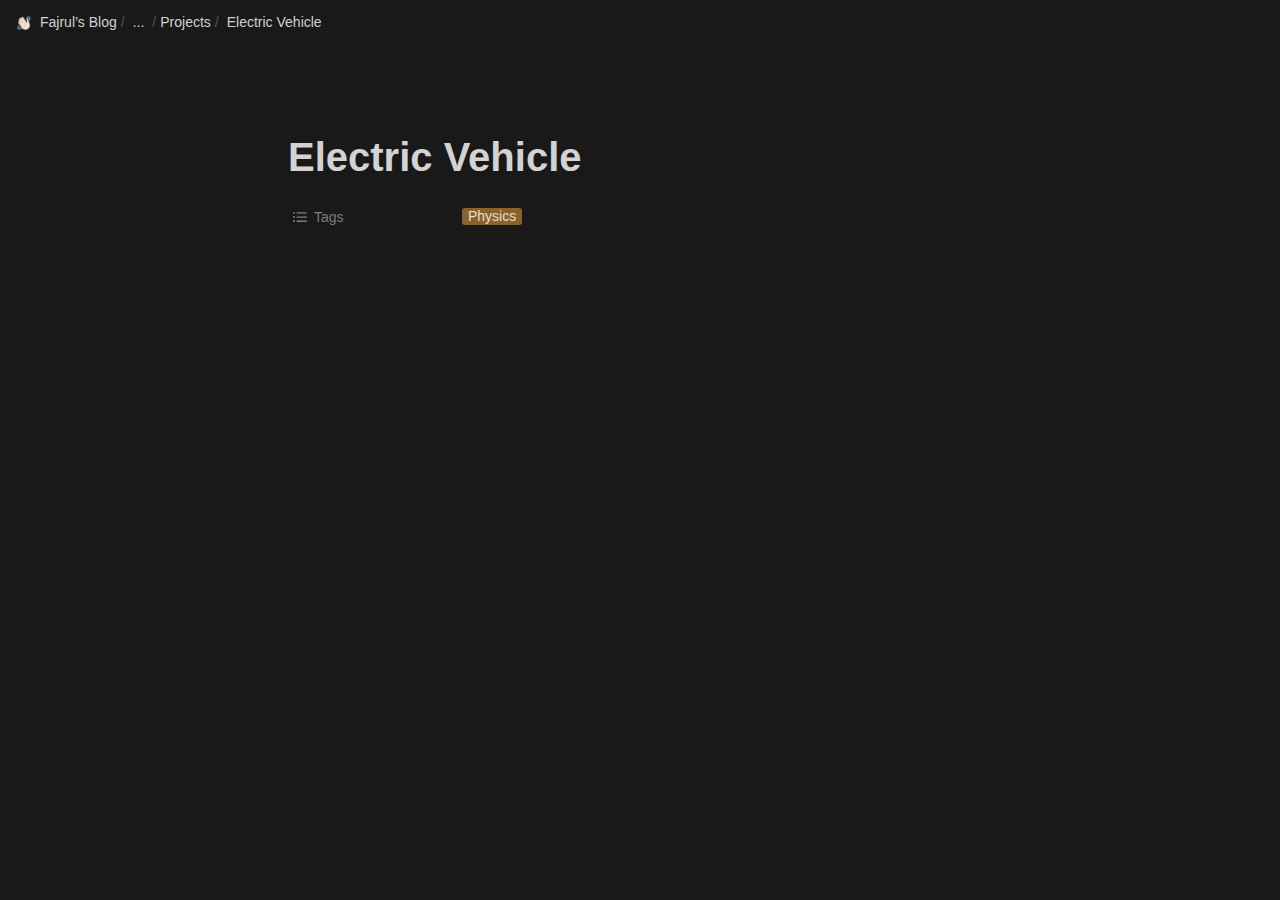
<file: electric-vehicle.html>
<html class="notion-html"><head lang="en"><meta charset="utf-8"/><meta content="width=device-width,height=device-height,initial-scale=1,maximum-scale=1,user-scalable=no,viewport-fit=cover" name="viewport"/><title>Electric Vehicle</title><meta content="en_US" property="og:locale"/><link href="/images/favicon.ico" rel="shortcut icon" type="image/x-icon"/><link href="/images/logo-ios.png" rel="apple-touch-icon"/><meta content="yes" name="apple-mobile-web-app-capable"/><meta content="telephone=no" name="format-detection"/><meta content="no" name="msapplication-tap-highlight"/><link href="e218a1aef6df86309cb95b61e446888efa3b0379.css" media="print" rel="stylesheet"/><link href="87cb8054003093194fca9e8b417296018cbffb68.css" rel="stylesheet"/><meta content="Fajrul Fx's Blog" name="title"/><meta content="Personal website of Fajrul Falah" name="description"/><link href="e1d809d762eeca23edf0cb31bb17bf3c703085f5.css" rel="stylesheet"/><link href="None" rel="icon" sizes="16x16" type="image/png"/></head><body class="notion-body"><style>body{background:#fff}body.dark{background:#191919}@keyframes startup-shimmer-animation{0%{transform:translateX(-100%) translateZ(0)}100%{transform:translateX(100%) translateZ(0)}}@keyframes startup-shimmer-fade-in{0%{opacity:0}100%{opacity:1}}@keyframes startup-spinner-rotate{0%{transform:rotate(0) translateZ(0)}100%{transform:rotate(360deg) translateZ(0)}}#initial-loading-spinner{position:fixed;height:100vh;width:100vw;z-index:-1;display:none;align-items:center;justify-content:center;opacity:.5}#initial-loading-spinner svg{height:24px;width:24px;animation:startup-spinner-rotate 1s linear infinite;transform-origin:center center;pointer-events:none}#skeleton{background:#fff;position:fixed;height:100vh;width:100vw;z-index:-1;display:none;overflow:hidden}#initial-loading-spinner.show,#skeleton.show{display:flex}body.dark #skeleton{background:#191919}.notion-front-page #skeleton,.notion-mobile #skeleton{display:none}#skeleton-sidebar{background-color:#fbfbfa;box-shadow:inset -1px 0 0 0 rgba(0,0,0,.025);display:flex;width:240px;flex-direction:column;padding:12px 14px;overflow:hidden}body.dark #skeleton-sidebar{background-color:#202020;box-shadow:inset -1px 0 0 0 rgba(255,255,255,.05)}#skeleton.isElectron #skeleton-sidebar{padding-top:46px}#skeleton .row{display:flex;margin-bottom:8px;align-items:center}#skeleton .row.fadein{animation:1s ease-in 0s 1 normal both running startup-shimmer-fade-in}#skeleton .chevron{width:12px;height:12px;display:block;margin-right:4px;fill:rgba(227,226,224,.5)}body.dark #skeleton .chevron{fill:#2f2f2f}.startup-shimmer{background:rgba(227,226,224,.5);overflow:hidden;position:relative}body.dark .startup-shimmer{background:#2f2f2f}.startup-shimmer::before{content:"";position:absolute;height:100%;width:100%;z-index:1;animation:1s linear infinite startup-shimmer-animation;background:linear-gradient(90deg,transparent 0,rgba(255,255,255,.4) 50%,transparent 100%)}body.dark .startup-shimmer::before{background:linear-gradient(90deg,transparent 0,rgba(86,86,86,.4) 50%,transparent 100%)}#skeleton .icon{width:20px;height:20px;border-radius:4px}#skeleton .text{height:10px;border-radius:10px}#skeleton .draggable{-webkit-app-region:drag;position:absolute;top:0;left:0;width:100%;height:36px;display:none}#skeleton.isElectron .draggable{display:block}</style><style id="scroll-properties">
			::-webkit-scrollbar {
				width: 10px;
				height: 10px;
			}
			::-webkit-scrollbar {
				background: transparent;
			}
			::-webkit-scrollbar-track {
				background: #EDECE9;
			}
			::-webkit-scrollbar-thumb {
				background:#D3D1CB;
			}
			::-webkit-scrollbar-thumb:hover {
				background:#AEACA6;
			}
		</style><div id="notion-app"><div class="notion-app-inner notion-dark-theme" style='color: rgba(255, 255, 255, 0.81); fill: currentcolor; line-height: 1.5; font-family: ui-sans-serif, -apple-system, BlinkMacSystemFont, "Segoe UI", Helvetica, "Apple Color Emoji", Arial, sans-serif, "Segoe UI Emoji", "Segoe UI Symbol"; -webkit-font-smoothing: auto; background-color: rgb(25, 25, 25);'><div style="height: 100%;"><div class="notion-cursor-listener" style="width: 100vw; height: 100%; position: relative; display: flex; flex: 1 1 0%; background: rgb(25, 25, 25); cursor: text;"><div class="" style="display: flex; flex-direction: column; width: 100%; overflow: hidden;"><div style="max-width: 100vw; z-index: 100; background: rgb(25, 25, 25); user-select: none;"><div class="notion-topbar" style="width: 100%; max-width: 100vw; height: 45px; opacity: 1; transition: opacity 700ms ease 0s, color 700ms ease 0s; position: relative;"><div style="display: flex; justify-content: space-between; align-items: center; overflow: hidden; height: 45px; padding-left: 12px; padding-right: 10px;"><div class="notranslate shadow-cursor-breadcrumb" style="display: flex; align-items: center; line-height: 1.2; font-size: 14px; height: 100%; flex-grow: 0; margin-right: 8px; min-width: 0px;"><div class="notion-selectable notion-page-block" data-block-id="94f06de4-40a2-43b5-95b7-0b3d1c67cacc" style="display: flex; align-items: center; min-width: 0px;"><a href="fajrul-s-blog" rel="noopener noreferrer" style="display: flex; color: rgba(255, 255, 255, 0.81); text-decoration: none; user-select: none; transition: background 20ms ease-in 0s; cursor: pointer; align-items: center; flex-shrink: 1; white-space: nowrap; height: 24px; border-radius: 4px; font-size: inherit; line-height: 1.2; min-width: 0px; padding: 2px;"><div style="display: flex; align-items: center; min-width: 0px;"><div class="notion-record-icon notranslate" style="display: flex; align-items: center; justify-content: center; height: 20px; width: 20px; border-radius: 0.25em; flex-shrink: 0; margin-right: 6px; font-weight: 500;"><div style="display: flex; align-items: center; justify-content: center; height: 20px; width: 20px;"><div style="height: 14px; width: 14px; font-size: 14px; line-height: 1; margin-left: 0px; color: rgb(246, 246, 246);"><img alt="👋🏻" aria-label="👋🏻" class="notion-emoji" src="[data-uri]" style="width: 100%;
height: 100%;
background: url(f87457017f44d1d87f6d662556796277387c1c28.png) 20.339% 86.4407%/6000% 6000%"/></div></div></div><div class="notranslate" style="white-space: nowrap; overflow: hidden; text-overflow: ellipsis; max-width: 160px;">Fajrul’s Blog</div></div></a></div><span style="margin-left: 2px; margin-right: 2px; color: rgba(255, 255, 255, 0.282);">/</span><div style="display: flex; align-items: center; flex-shrink: 0;"><div role="button" style="user-select: none; transition: background 20ms ease-in 0s; cursor: pointer; display: inline-flex; align-items: center; flex-shrink: 0; white-space: nowrap; height: 24px; border-radius: 4px; font-size: 14px; line-height: 1.2; min-width: 0px; padding-left: 6px; padding-right: 6px; color: rgba(255, 255, 255, 0.81);" tabindex="0">...</div><span style="margin-left: 2px; margin-right: 2px; color: rgba(255, 255, 255, 0.282);">/</span></div><div class="notion-selectable notion-collection_view-block" data-block-id="f6dae53a-1b90-4ec1-8bd4-f009a1d19a82" style="display: flex; align-items: center; min-width: 0px;"><a href="f6dae53a1b904ec18bd4f009a1d19a82" rel="noopener noreferrer" style="display: flex; color: rgba(255, 255, 255, 0.81); text-decoration: none; user-select: none; transition: background 20ms ease-in 0s; cursor: pointer; align-items: center; flex-shrink: 1; white-space: nowrap; height: 24px; border-radius: 4px; font-size: inherit; line-height: 1.2; min-width: 0px; padding: 2px;"><div style="display: flex; align-items: center; min-width: 0px;"><div class="notranslate" style="white-space: nowrap; overflow: hidden; text-overflow: ellipsis; max-width: 160px;">Projects</div></div></a></div><span style="margin-left: 2px; margin-right: 2px; color: rgba(255, 255, 255, 0.282);">/</span><div role="button" style="user-select: none; transition: background 20ms ease-in 0s; cursor: pointer; display: inline-flex; align-items: center; flex-shrink: 1; white-space: nowrap; height: 24px; border-radius: 4px; font-size: 14px; line-height: 1.2; min-width: 0px; padding-left: 6px; padding-right: 6px; color: rgba(255, 255, 255, 0.81);" tabindex="0"><div class="notranslate" style="white-space: nowrap; overflow: hidden; text-overflow: ellipsis; max-width: 240px;">Electric Vehicle</div></div></div><div style="flex-grow: 1; flex-shrink: 1;"></div><div role="button" style="user-select: none; transition: background 20ms ease-in 0s; cursor: pointer; display: inline-flex; align-items: center; flex-shrink: 0; white-space: nowrap; height: 28px; border-radius: 4px; font-size: 14px; line-height: 1.2; min-width: 0px; padding-left: 8px; padding-right: 8px; color: rgba(255, 255, 255, 0.81);" tabindex="0"><svg class="searchNew" style="width: 14px; height: 14px; display: block; fill: inherit; flex-shrink: 0; backface-visibility: hidden; margin-right: 6px;" viewBox="0 0 17 17"><path d="M6.78027 13.6729C8.24805 13.6729 9.60156 13.1982 10.709 12.4072L14.875 16.5732C15.0684 16.7666 15.3232 16.8633 15.5957 16.8633C16.167 16.8633 16.5713 16.4238 16.5713 15.8613C16.5713 15.5977 16.4834 15.3516 16.29 15.1582L12.1504 11.0098C13.0205 9.86719 13.5391 8.45215 13.5391 6.91406C13.5391 3.19629 10.498 0.155273 6.78027 0.155273C3.0625 0.155273 0.0214844 3.19629 0.0214844 6.91406C0.0214844 10.6318 3.0625 13.6729 6.78027 13.6729ZM6.78027 12.2139C3.87988 12.2139 1.48047 9.81445 1.48047 6.91406C1.48047 4.01367 3.87988 1.61426 6.78027 1.61426C9.68066 1.61426 12.0801 4.01367 12.0801 6.91406C12.0801 9.81445 9.68066 12.2139 6.78027 12.2139Z"></path></svg>Search</div><div role="button" style="user-select: none; transition: background 20ms ease-in 0s; cursor: pointer; display: flex; align-items: center; justify-content: center; width: 32px; height: 28px; border-radius: 3px;" tabindex="0"><svg class="dots" style="width: 18px; height: 18px; display: block; fill: inherit; flex-shrink: 0; backface-visibility: hidden;" viewBox="0 0 13 3"><g><path d="M3,1.5A1.5,1.5,0,1,1,1.5,0,1.5,1.5,0,0,1,3,1.5Z"></path><path d="M8,1.5A1.5,1.5,0,1,1,6.5,0,1.5,1.5,0,0,1,8,1.5Z"></path><path d="M13,1.5A1.5,1.5,0,1,1,11.5,0,1.5,1.5,0,0,1,13,1.5Z"></path></g></svg></div><div style="flex: 0 0 auto; width: 1px; height: 16px; margin-left: 8px; margin-right: 8px; background: rgba(255, 255, 255, 0.13);"></div><div role="button" style="user-select: none; transition: background 20ms ease-in 0s; cursor: pointer; display: inline-flex; align-items: center; flex-shrink: 0; white-space: nowrap; height: 28px; border-radius: 4px; font-size: 14px; line-height: 1.2; min-width: 0px; padding-left: 8px; padding-right: 8px; color: rgba(255, 255, 255, 0.81);" tabindex="0"><svg class="notionLogo" style="width: 18px; height: 18px; display: block; fill: inherit; flex-shrink: 0; backface-visibility: hidden; margin-right: 6px;" viewBox="0 0 120 126"><path d="M 20.6927 21.9315C 24.5836 25.0924 26.0432 24.8512 33.3492 24.3638L 102.228 20.2279C 103.689 20.2279 102.474 18.7705 101.987 18.5283L 90.5477 10.2586C 88.3558 8.55699 85.4356 6.60818 79.8387 7.09563L 13.1433 11.9602C 10.711 12.2014 10.2251 13.4175 11.1939 14.3924L 20.6927 21.9315ZM 24.8281 37.9835L 24.8281 110.456C 24.8281 114.351 26.7745 115.808 31.1553 115.567L 106.853 111.187C 111.236 110.946 111.724 108.267 111.724 105.103L 111.724 33.1169C 111.724 29.958 110.509 28.2544 107.826 28.4976L 28.721 33.1169C 25.8018 33.3622 24.8281 34.8225 24.8281 37.9835ZM 99.5567 41.8711C 100.042 44.0622 99.5567 46.2512 97.3618 46.4974L 93.7143 47.2241L 93.7143 100.728C 90.5477 102.43 87.6275 103.403 85.1942 103.403C 81.2983 103.403 80.3226 102.186 77.4044 98.54L 53.5471 61.087L 53.5471 97.3239L 61.0964 99.0275C 61.0964 99.0275 61.0964 103.403 55.0057 103.403L 38.2148 104.377C 37.727 103.403 38.2148 100.973 39.9179 100.486L 44.2996 99.2717L 44.2996 51.36L 38.2158 50.8725C 37.728 48.6815 38.9431 45.5225 42.3532 45.2773L 60.3661 44.0631L 85.1942 82.0036L 85.1942 48.4402L 78.864 47.7136C 78.3781 45.0351 80.3226 43.0902 82.7569 42.849L 99.5567 41.8711ZM 7.5434 5.39404L 76.9175 0.285276C 85.4366 -0.445402 87.6285 0.0440428 92.983 3.93368L 115.128 19.4982C 118.782 22.1747 120 22.9034 120 25.8211L 120 111.187C 120 116.537 118.051 119.701 111.237 120.185L 30.6734 125.05C 25.5584 125.294 23.124 124.565 20.4453 121.158L 4.13735 99.9994C 1.21516 96.1048 0 93.191 0 89.7819L 0 13.903C 0 9.5279 1.94945 5.8785 7.5434 5.39404Z"></path></svg>Try Notion</div></div></div><div style="width: calc(100% - 0px); user-select: none;"></div></div><div class="notion-frame" style="flex-grow: 0; flex-shrink: 1; display: flex; flex-direction: column; background: rgb(25, 25, 25); z-index: 1; height: calc(100vh - 45px); max-height: 100%; position: relative; width: 1920px;"><div class="notion-scroller vertical" style="display: flex; flex-direction: column; z-index: 1; flex-grow: 1; position: relative; align-items: center; margin-right: 0px; margin-bottom: 0px; overflow: hidden auto;"><div style="position: absolute; top: 0px; left: 0px;"><div></div></div><div class="whenContentEditable" data-content-editable-root="true" style="caret-color: rgba(255, 255, 255, 0.81); width: 100%; display: flex; flex-direction: column; position: relative; align-items: center; flex-grow: 1; --whenContentEditable--WebkitUserModify:read-write-plaintext-only;"><span style="height: 1px; width: 1px;"></span><div class="pseudoSelection" contenteditable="false" data-content-editable-void="true" style="user-select: none; --pseudoSelection--background:transparent; width: 100%; display: flex; flex-direction: column; align-items: center; flex-shrink: 0; flex-grow: 0; z-index: 2;"></div><div style="width: 100%; display: flex; justify-content: center; z-index: 3; flex-shrink: 0;"><div style="max-width: 100%; min-width: 0px; width: 900px;"><div style="width: 100%; display: flex; flex-direction: column; align-items: center; flex-shrink: 0; flex-grow: 0;"><div style="max-width: 100%; padding-left: calc(96px + env(safe-area-inset-left)); width: 100%;"><div class="pseudoSelection" contenteditable="false" data-content-editable-void="true" style="user-select: none; --pseudoSelection--background:transparent; pointer-events: none;"><div class="notion-page-controls" style='display: flex; justify-content: flex-start; flex-wrap: wrap; margin-top: 80px; margin-bottom: 4px; margin-left: -1px; color: rgba(255, 255, 255, 0.282); font-family: ui-sans-serif, -apple-system, BlinkMacSystemFont, "Segoe UI", Helvetica, "Apple Color Emoji", Arial, sans-serif, "Segoe UI Emoji", "Segoe UI Symbol"; height: 24px; pointer-events: auto;'></div></div><div style="padding-right: calc(96px + env(safe-area-inset-right));"><div><div class="notion-selectable notion-page-block" data-block-id="621a0be2-e534-47a6-a940-a9c77a42e9f5" style='color: rgba(255, 255, 255, 0.81); font-weight: 700; line-height: 1.2; font-size: 40px; font-family: ui-sans-serif, -apple-system, BlinkMacSystemFont, "Segoe UI", Helvetica, "Apple Color Emoji", Arial, sans-serif, "Segoe UI Emoji", "Segoe UI Symbol"; cursor: text; display: flex; align-items: center;'><div contenteditable="false" data-content-editable-leaf="true" placeholder="Untitled" spellcheck="true" style="max-width: 100%; width: 100%; white-space: pre-wrap; word-break: break-word; caret-color: rgba(255, 255, 255, 0.81); padding: 3px 2px;">Electric Vehicle</div></div><div style="margin-left: 4px;"></div></div></div></div></div><div style="width: 100%; display: flex; flex-direction: column; align-items: center; flex-shrink: 0; flex-grow: 0;"><div contenteditable="false" data-content-editable-void="true" style="padding-left: calc(96px + env(safe-area-inset-left)); padding-right: calc(96px + env(safe-area-inset-right)); max-width: 100%; width: 100%;"><div style="width: 100%; font-size: 14px;"><div style="width: 100%; max-width: 100%; padding: 8px 0px; margin: 0px auto;"><div style="width: 100%; max-width: 100%; padding-top: 8px; margin: 0px auto;"><div style="padding-bottom: 8px;"><div style="margin: 0px;"><div><div style="display: flex; padding-bottom: 4px; width: 100%;"><div style="display: flex; align-items: center; height: 34px; width: 160px; flex: 0 0 auto; color: rgba(255, 255, 255, 0.443);"><div aria-disabled="true" role="button" style="user-select: none; transition: background 20ms ease-in 0s; cursor: default; display: flex; align-items: center; height: 100%; width: 100%; border-radius: 3px; padding: 0px 6px;" tabindex="-1"><div style="display: flex; align-items: center; line-height: 120%; min-width: 0px; font-size: 14px;"><div style="margin-right: 6px;"><svg class="typesMultipleSelect" style="width: 16px; height: 16px; display: block; fill: rgba(255, 255, 255, 0.443); flex-shrink: 0; backface-visibility: hidden;" viewBox="0 0 16 16"><path d="M1.91602 4.83789C2.44238 4.83789 2.87305 4.40723 2.87305 3.87402C2.87305 3.34766 2.44238 2.91699 1.91602 2.91699C1.38281 2.91699 0.952148 3.34766 0.952148 3.87402C0.952148 4.40723 1.38281 4.83789 1.91602 4.83789ZM5.1084 4.52344H14.3984C14.7607 4.52344 15.0479 4.23633 15.0479 3.87402C15.0479 3.51172 14.7607 3.22461 14.3984 3.22461H5.1084C4.74609 3.22461 4.45898 3.51172 4.45898 3.87402C4.45898 4.23633 4.74609 4.52344 5.1084 4.52344ZM1.91602 9.03516C2.44238 9.03516 2.87305 8.60449 2.87305 8.07129C2.87305 7.54492 2.44238 7.11426 1.91602 7.11426C1.38281 7.11426 0.952148 7.54492 0.952148 8.07129C0.952148 8.60449 1.38281 9.03516 1.91602 9.03516ZM5.1084 8.7207H14.3984C14.7607 8.7207 15.0479 8.43359 15.0479 8.07129C15.0479 7.70898 14.7607 7.42188 14.3984 7.42188H5.1084C4.74609 7.42188 4.45898 7.70898 4.45898 8.07129C4.45898 8.43359 4.74609 8.7207 5.1084 8.7207ZM1.91602 13.2324C2.44238 13.2324 2.87305 12.8018 2.87305 12.2686C2.87305 11.7422 2.44238 11.3115 1.91602 11.3115C1.38281 11.3115 0.952148 11.7422 0.952148 12.2686C0.952148 12.8018 1.38281 13.2324 1.91602 13.2324ZM5.1084 12.918H14.3984C14.7607 12.918 15.0479 12.6309 15.0479 12.2686C15.0479 11.9062 14.7607 11.6191 14.3984 11.6191H5.1084C4.74609 11.6191 4.45898 11.9062 4.45898 12.2686C4.45898 12.6309 4.74609 12.918 5.1084 12.918Z"></path></svg></div><div style="white-space: nowrap; overflow: hidden; text-overflow: ellipsis;">Tags</div></div></div></div><div style="display: flex; margin-left: 4px; height: 100%; flex: 1 1 auto; flex-direction: column; min-width: 0px;"><div style="display: flex; align-items: center; margin-left: 4px; height: 100%; flex: 1 1 auto; min-width: 0px;"><div aria-disabled="true" role="button" style="user-select: none; transition: background 20ms ease-in 0s; cursor: default; display: inline-block; align-items: center; border-radius: 3px; width: 100%; min-height: 34px; padding: 0px 8px; font-size: 14px; overflow: hidden;" tabindex="-1"><div style="display: flex; flex-wrap: wrap; padding-top: 8px; padding-bottom: 2px;"><div style="display: flex; align-items: center; flex-shrink: 1; min-width: 0px; max-width: 100%; height: 20px; border-radius: 3px; padding-left: 6px; padding-right: 6px; font-size: 14px; line-height: 120%; color: rgba(255, 255, 255, 0.804); background: rgb(137, 99, 42); margin: 0px 6px 6px 0px;"><div style="white-space: nowrap; overflow: hidden; text-overflow: ellipsis; display: inline-flex; align-items: center;">Physics</div></div></div></div></div></div></div></div></div></div></div></div></div><div style="width: 100%; height: 1px; background: rgba(255, 255, 255, 0.094); margin-bottom: 8px;"></div></div></div></div></div><main style="display: flex; width: 100%; justify-content: center; padding-top: 5px;"><div style="max-width: 100%; min-width: 0px; width: 900px;"><div class="notion-page-content" style="flex-shrink: 0; flex-grow: 1; max-width: 100%; display: flex; align-items: flex-start; flex-direction: column; font-size: 16px; line-height: 1.5; width: 100%; z-index: 4; padding-bottom: 15vh; padding-left: calc(96px + env(safe-area-inset-left)); padding-right: calc(96px + env(safe-area-inset-right));"></div></div><div contenteditable="false" data-content-editable-void="true" style="width: 0px;"><div style="display: none; flex-shrink: 0; pointer-events: none; width: 0px; position: absolute; right: 192px; opacity: 0;"><div style="display: flex; flex-direction: column; padding: 5px 16px; width: 340px; flex-shrink: 0; height: 100%; position: relative; pointer-events: none; z-index: 1;"><div style="position: absolute; pointer-events: none; width: 100%; height: 100%; top: -5px; background: linear-gradient(rgb(25, 25, 25) 0px, rgba(25, 25, 25, 0) 15px);"></div></div></div></div></main><span style="height: 1px; width: 1px;"></span></div><div class="notion-presence-container" style="position: absolute; top: 0px; left: 0px; z-index: 89;"><div></div></div></div></div></div><div class="notion-peek-renderer" style="position: fixed; top: 0px; right: 0px; bottom: 0px; width: 960px; z-index: 109; transform: translateX(960px) translateZ(0px);"></div></div></div></div></div><script src="1172e9111a5fb396bcb8a05870b5eabf8abf221c.js" type="text/javascript"></script><div style="width: env(safe-area-inset-bottom);"></div></body></html>
</file>
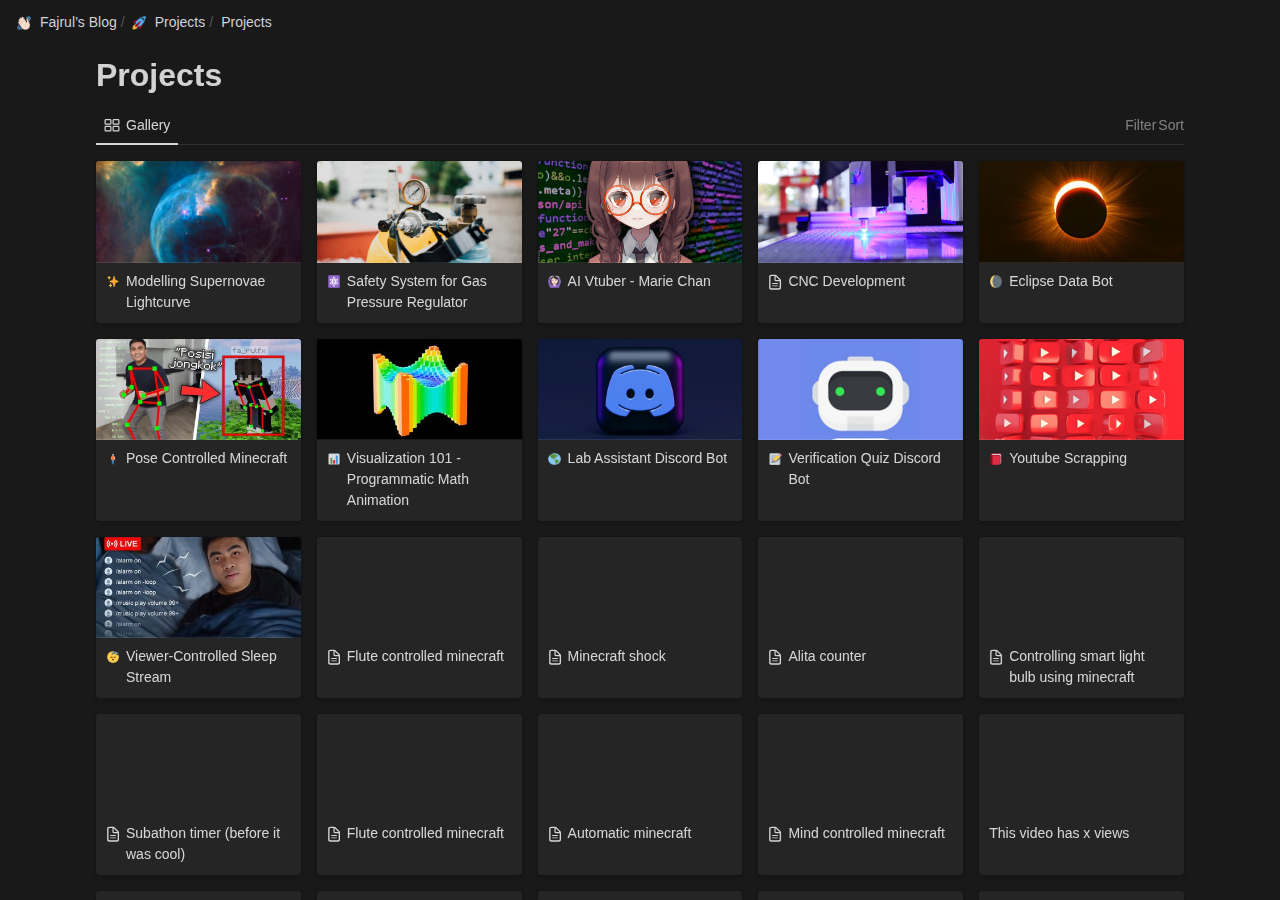
<file: f6dae53a1b904ec18bd4f009a1d19a82.html>
<html class="notion-html"><head lang="en"><meta charset="utf-8"/><meta content="width=device-width,height=device-height,initial-scale=1,maximum-scale=1,user-scalable=no,viewport-fit=cover" name="viewport"/><title>Projects</title><meta content="en_US" property="og:locale"/><link href="/images/favicon.ico" rel="shortcut icon" type="image/x-icon"/><link href="/images/logo-ios.png" rel="apple-touch-icon"/><meta content="yes" name="apple-mobile-web-app-capable"/><meta content="telephone=no" name="format-detection"/><meta content="no" name="msapplication-tap-highlight"/><link href="e218a1aef6df86309cb95b61e446888efa3b0379.css" media="print" rel="stylesheet"/><link href="87cb8054003093194fca9e8b417296018cbffb68.css" rel="stylesheet"/><meta content="Fajrul Fx's Blog" name="title"/><meta content="Personal website of Fajrul Falah" name="description"/><link href="e1d809d762eeca23edf0cb31bb17bf3c703085f5.css" rel="stylesheet"/><link href="None" rel="icon" sizes="16x16" type="image/png"/></head><body class="notion-body"><style>body{background:#fff}body.dark{background:#191919}@keyframes startup-shimmer-animation{0%{transform:translateX(-100%) translateZ(0)}100%{transform:translateX(100%) translateZ(0)}}@keyframes startup-shimmer-fade-in{0%{opacity:0}100%{opacity:1}}@keyframes startup-spinner-rotate{0%{transform:rotate(0) translateZ(0)}100%{transform:rotate(360deg) translateZ(0)}}#initial-loading-spinner{position:fixed;height:100vh;width:100vw;z-index:-1;display:none;align-items:center;justify-content:center;opacity:.5}#initial-loading-spinner svg{height:24px;width:24px;animation:startup-spinner-rotate 1s linear infinite;transform-origin:center center;pointer-events:none}#skeleton{background:#fff;position:fixed;height:100vh;width:100vw;z-index:-1;display:none;overflow:hidden}#initial-loading-spinner.show,#skeleton.show{display:flex}body.dark #skeleton{background:#191919}.notion-front-page #skeleton,.notion-mobile #skeleton{display:none}#skeleton-sidebar{background-color:#fbfbfa;box-shadow:inset -1px 0 0 0 rgba(0,0,0,.025);display:flex;width:240px;flex-direction:column;padding:12px 14px;overflow:hidden}body.dark #skeleton-sidebar{background-color:#202020;box-shadow:inset -1px 0 0 0 rgba(255,255,255,.05)}#skeleton.isElectron #skeleton-sidebar{padding-top:46px}#skeleton .row{display:flex;margin-bottom:8px;align-items:center}#skeleton .row.fadein{animation:1s ease-in 0s 1 normal both running startup-shimmer-fade-in}#skeleton .chevron{width:12px;height:12px;display:block;margin-right:4px;fill:rgba(227,226,224,.5)}body.dark #skeleton .chevron{fill:#2f2f2f}.startup-shimmer{background:rgba(227,226,224,.5);overflow:hidden;position:relative}body.dark .startup-shimmer{background:#2f2f2f}.startup-shimmer::before{content:"";position:absolute;height:100%;width:100%;z-index:1;animation:1s linear infinite startup-shimmer-animation;background:linear-gradient(90deg,transparent 0,rgba(255,255,255,.4) 50%,transparent 100%)}body.dark .startup-shimmer::before{background:linear-gradient(90deg,transparent 0,rgba(86,86,86,.4) 50%,transparent 100%)}#skeleton .icon{width:20px;height:20px;border-radius:4px}#skeleton .text{height:10px;border-radius:10px}#skeleton .draggable{-webkit-app-region:drag;position:absolute;top:0;left:0;width:100%;height:36px;display:none}#skeleton.isElectron .draggable{display:block}</style><style id="scroll-properties">
			::-webkit-scrollbar {
				width: 10px;
				height: 10px;
			}
			::-webkit-scrollbar {
				background: transparent;
			}
			::-webkit-scrollbar-track {
				background: #EDECE9;
			}
			::-webkit-scrollbar-thumb {
				background:#D3D1CB;
			}
			::-webkit-scrollbar-thumb:hover {
				background:#AEACA6;
			}
		</style><div id="notion-app"><div class="notion-app-inner notion-dark-theme" style='color: rgba(255, 255, 255, 0.81); fill: currentcolor; line-height: 1.5; font-family: ui-sans-serif, -apple-system, BlinkMacSystemFont, "Segoe UI", Helvetica, "Apple Color Emoji", Arial, sans-serif, "Segoe UI Emoji", "Segoe UI Symbol"; -webkit-font-smoothing: auto; background-color: rgb(25, 25, 25);'><div style="height: 100%;"><div class="notion-cursor-listener" style="width: 100vw; height: 100%; position: relative; display: flex; flex: 1 1 0%; background: rgb(25, 25, 25); cursor: text;"><div class="" style="display: flex; flex-direction: column; width: 100%; overflow: hidden;"><div style="max-width: 100vw; z-index: 100; background: rgb(25, 25, 25); user-select: none;"><div class="notion-topbar" style="width: 100%; max-width: 100vw; height: 45px; opacity: 1; transition: opacity 700ms ease 0s, color 700ms ease 0s; position: relative;"><div style="display: flex; justify-content: space-between; align-items: center; overflow: hidden; height: 45px; padding-left: 12px; padding-right: 10px;"><div class="notranslate shadow-cursor-breadcrumb" style="display: flex; align-items: center; line-height: 1.2; font-size: 14px; height: 100%; flex-grow: 0; margin-right: 8px; min-width: 0px;"><div class="notion-selectable notion-page-block" data-block-id="94f06de4-40a2-43b5-95b7-0b3d1c67cacc" style="display: flex; align-items: center; min-width: 0px;"><a href="fajrul-s-blog" rel="noopener noreferrer" style="display: flex; color: rgba(255, 255, 255, 0.81); text-decoration: none; user-select: none; transition: background 20ms ease-in 0s; cursor: pointer; align-items: center; flex-shrink: 1; white-space: nowrap; height: 24px; border-radius: 4px; font-size: inherit; line-height: 1.2; min-width: 0px; padding: 2px;"><div style="display: flex; align-items: center; min-width: 0px;"><div class="notion-record-icon notranslate" style="display: flex; align-items: center; justify-content: center; height: 20px; width: 20px; border-radius: 0.25em; flex-shrink: 0; margin-right: 6px; font-weight: 500;"><div style="display: flex; align-items: center; justify-content: center; height: 20px; width: 20px;"><div style="height: 14px; width: 14px; font-size: 14px; line-height: 1; margin-left: 0px; color: rgb(246, 246, 246);"><img alt="👋🏻" aria-label="👋🏻" class="notion-emoji" src="[data-uri]" style="width: 100%;
height: 100%;
background: url(f87457017f44d1d87f6d662556796277387c1c28.png) 20.339% 86.4407%/6000% 6000%"/></div></div></div><div class="notranslate" style="white-space: nowrap; overflow: hidden; text-overflow: ellipsis; max-width: 160px;">Fajrul’s Blog</div></div></a></div><span style="margin-left: 2px; margin-right: 2px; color: rgba(255, 255, 255, 0.282);">/</span><div class="notion-selectable notion-page-block" data-block-id="5778bfcf-d616-4ab0-91eb-766db0b97766" style="display: flex; align-items: center; min-width: 0px;"><a href="projects" rel="noopener noreferrer" style="display: flex; color: rgba(255, 255, 255, 0.81); text-decoration: none; user-select: none; transition: background 20ms ease-in 0s; cursor: pointer; align-items: center; flex-shrink: 1; white-space: nowrap; height: 24px; border-radius: 4px; font-size: inherit; line-height: 1.2; min-width: 0px; padding: 2px;"><div style="display: flex; align-items: center; min-width: 0px;"><div class="notion-record-icon notranslate" style="display: flex; align-items: center; justify-content: center; height: 20px; width: 20px; border-radius: 0.25em; flex-shrink: 0; margin-right: 6px; font-weight: 500;"><div style="display: flex; align-items: center; justify-content: center; height: 20px; width: 20px;"><div style="height: 14px; width: 14px; font-size: 14px; line-height: 1; margin-left: 0px; color: rgb(246, 246, 246);"><img alt="🚀" aria-label="🚀" class="notion-emoji" src="[data-uri]" style="width: 100%;
height: 100%;
background: url(f87457017f44d1d87f6d662556796277387c1c28.png) 61.0169% 11.8644%/6000% 6000%"/></div></div></div><div class="notranslate" style="white-space: nowrap; overflow: hidden; text-overflow: ellipsis; max-width: 160px;">Projects</div></div></a></div><span style="margin-left: 2px; margin-right: 2px; color: rgba(255, 255, 255, 0.282);">/</span><div role="button" style="user-select: none; transition: background 20ms ease-in 0s; cursor: pointer; display: inline-flex; align-items: center; flex-shrink: 1; white-space: nowrap; height: 24px; border-radius: 4px; font-size: 14px; line-height: 1.2; min-width: 0px; padding-left: 6px; padding-right: 6px; color: rgba(255, 255, 255, 0.81);" tabindex="0"><div class="notranslate" style="white-space: nowrap; overflow: hidden; text-overflow: ellipsis; max-width: 240px;">Projects</div></div></div><div style="flex-grow: 1; flex-shrink: 1;"></div><div role="button" style="user-select: none; transition: background 20ms ease-in 0s; cursor: pointer; display: inline-flex; align-items: center; flex-shrink: 0; white-space: nowrap; height: 28px; border-radius: 4px; font-size: 14px; line-height: 1.2; min-width: 0px; padding-left: 8px; padding-right: 8px; color: rgba(255, 255, 255, 0.81);" tabindex="0"><svg class="searchNew" style="width: 14px; height: 14px; display: block; fill: inherit; flex-shrink: 0; backface-visibility: hidden; margin-right: 6px;" viewBox="0 0 17 17"><path d="M6.78027 13.6729C8.24805 13.6729 9.60156 13.1982 10.709 12.4072L14.875 16.5732C15.0684 16.7666 15.3232 16.8633 15.5957 16.8633C16.167 16.8633 16.5713 16.4238 16.5713 15.8613C16.5713 15.5977 16.4834 15.3516 16.29 15.1582L12.1504 11.0098C13.0205 9.86719 13.5391 8.45215 13.5391 6.91406C13.5391 3.19629 10.498 0.155273 6.78027 0.155273C3.0625 0.155273 0.0214844 3.19629 0.0214844 6.91406C0.0214844 10.6318 3.0625 13.6729 6.78027 13.6729ZM6.78027 12.2139C3.87988 12.2139 1.48047 9.81445 1.48047 6.91406C1.48047 4.01367 3.87988 1.61426 6.78027 1.61426C9.68066 1.61426 12.0801 4.01367 12.0801 6.91406C12.0801 9.81445 9.68066 12.2139 6.78027 12.2139Z"></path></svg>Search</div><div role="button" style="user-select: none; transition: background 20ms ease-in 0s; cursor: pointer; display: flex; align-items: center; justify-content: center; width: 32px; height: 28px; border-radius: 3px;" tabindex="0"><svg class="dots" style="width: 18px; height: 18px; display: block; fill: inherit; flex-shrink: 0; backface-visibility: hidden;" viewBox="0 0 13 3"><g><path d="M3,1.5A1.5,1.5,0,1,1,1.5,0,1.5,1.5,0,0,1,3,1.5Z"></path><path d="M8,1.5A1.5,1.5,0,1,1,6.5,0,1.5,1.5,0,0,1,8,1.5Z"></path><path d="M13,1.5A1.5,1.5,0,1,1,11.5,0,1.5,1.5,0,0,1,13,1.5Z"></path></g></svg></div><div style="flex: 0 0 auto; width: 1px; height: 16px; margin-left: 8px; margin-right: 8px; background: rgba(255, 255, 255, 0.13);"></div><div role="button" style="user-select: none; transition: background 20ms ease-in 0s; cursor: pointer; display: inline-flex; align-items: center; flex-shrink: 0; white-space: nowrap; height: 28px; border-radius: 4px; font-size: 14px; line-height: 1.2; min-width: 0px; padding-left: 8px; padding-right: 8px; color: rgba(255, 255, 255, 0.81);" tabindex="0"><svg class="notionLogo" style="width: 18px; height: 18px; display: block; fill: inherit; flex-shrink: 0; backface-visibility: hidden; margin-right: 6px;" viewBox="0 0 120 126"><path d="M 20.6927 21.9315C 24.5836 25.0924 26.0432 24.8512 33.3492 24.3638L 102.228 20.2279C 103.689 20.2279 102.474 18.7705 101.987 18.5283L 90.5477 10.2586C 88.3558 8.55699 85.4356 6.60818 79.8387 7.09563L 13.1433 11.9602C 10.711 12.2014 10.2251 13.4175 11.1939 14.3924L 20.6927 21.9315ZM 24.8281 37.9835L 24.8281 110.456C 24.8281 114.351 26.7745 115.808 31.1553 115.567L 106.853 111.187C 111.236 110.946 111.724 108.267 111.724 105.103L 111.724 33.1169C 111.724 29.958 110.509 28.2544 107.826 28.4976L 28.721 33.1169C 25.8018 33.3622 24.8281 34.8225 24.8281 37.9835ZM 99.5567 41.8711C 100.042 44.0622 99.5567 46.2512 97.3618 46.4974L 93.7143 47.2241L 93.7143 100.728C 90.5477 102.43 87.6275 103.403 85.1942 103.403C 81.2983 103.403 80.3226 102.186 77.4044 98.54L 53.5471 61.087L 53.5471 97.3239L 61.0964 99.0275C 61.0964 99.0275 61.0964 103.403 55.0057 103.403L 38.2148 104.377C 37.727 103.403 38.2148 100.973 39.9179 100.486L 44.2996 99.2717L 44.2996 51.36L 38.2158 50.8725C 37.728 48.6815 38.9431 45.5225 42.3532 45.2773L 60.3661 44.0631L 85.1942 82.0036L 85.1942 48.4402L 78.864 47.7136C 78.3781 45.0351 80.3226 43.0902 82.7569 42.849L 99.5567 41.8711ZM 7.5434 5.39404L 76.9175 0.285276C 85.4366 -0.445402 87.6285 0.0440428 92.983 3.93368L 115.128 19.4982C 118.782 22.1747 120 22.9034 120 25.8211L 120 111.187C 120 116.537 118.051 119.701 111.237 120.185L 30.6734 125.05C 25.5584 125.294 23.124 124.565 20.4453 121.158L 4.13735 99.9994C 1.21516 96.1048 0 93.191 0 89.7819L 0 13.903C 0 9.5279 1.94945 5.8785 7.5434 5.39404Z"></path></svg>Try Notion</div></div></div><div style="width: calc(100% - 0px); user-select: none;"></div></div><div class="notion-frame" style="flex-grow: 0; flex-shrink: 1; display: flex; flex-direction: column; background: rgb(25, 25, 25); z-index: 1; height: calc(100vh - 45px); max-height: 100%; position: relative; width: 1920px;"><div class="notion-scroller vertical horizontal" style="display: flex; flex-direction: column; z-index: 1; flex-grow: 1; position: relative; overflow: auto; margin-right: 0px; margin-bottom: 0px;"><div style="position: absolute; top: 0px; left: 0px;"><div></div></div><div style="width: 100%; display: flex; flex-direction: column; align-items: center; flex-shrink: 0; flex-grow: 0; position: sticky; left: 0px;"><div class="pseudoSelection" contenteditable="false" data-content-editable-void="true" style="user-select: none; --pseudoSelection--background:transparent; width: 100%; display: flex; flex-direction: column; align-items: center; flex-shrink: 0; flex-grow: 0; position: sticky; left: 0px; z-index: 2;"></div><div style="max-width: 100%; padding-left: calc(96px + env(safe-area-inset-left)); width: 100%;"><div class="notion-page-controls" style='display: flex; justify-content: flex-start; flex-wrap: wrap; margin-top: 4px; margin-bottom: 4px; margin-left: -1px; color: rgba(255, 255, 255, 0.282); font-family: ui-sans-serif, -apple-system, BlinkMacSystemFont, "Segoe UI", Helvetica, "Apple Color Emoji", Arial, sans-serif, "Segoe UI Emoji", "Segoe UI Symbol"; height: 24px; pointer-events: auto;'></div><div style="padding-right: calc(96px + env(safe-area-inset-right)); margin-bottom: 8px;"><div style="display: flex; align-items: flex-start;"><div><div class="notion-selectable notion-collection_view-block" data-block-id="f6dae53a-1b90-4ec1-8bd4-f009a1d19a82" style='color: rgba(255, 255, 255, 0.81); font-weight: 700; line-height: 1.2; font-size: 32px; font-family: ui-sans-serif, -apple-system, BlinkMacSystemFont, "Segoe UI", Helvetica, "Apple Color Emoji", Arial, sans-serif, "Segoe UI Emoji", "Segoe UI Symbol"; cursor: text; display: flex; align-items: center; width: 1728px;'><div contenteditable="false" data-content-editable-leaf="true" placeholder="Untitled" spellcheck="true" style="max-width: 100%; width: 100%; white-space: pre-wrap; word-break: break-word; caret-color: rgba(255, 255, 255, 0.81); padding: 3px 2px;">Projects</div></div><div style="margin-left: 4px;"></div></div></div></div></div></div><div style="padding-left: calc(96px + env(safe-area-inset-left)); padding-right: calc(96px + env(safe-area-inset-right));"></div><div contenteditable="false" data-content-editable-void="true" style="min-height: 40px; padding-left: 96px; padding-right: 96px; flex-shrink: 0; position: sticky; z-index: 86; left: 0px;"><div class="notion-selectable notion-collection_view-block" data-block-id="f6dae53a-1b90-4ec1-8bd4-f009a1d19a82"><div style="display: flex; align-items: center; height: 40px; box-shadow: rgb(47, 47, 47) 0px -1px 0px inset; left: 96px; width: 100%;"><div style="display: flex; align-items: center; height: 100%; flex-grow: 1;"><div class="notion-collection-view-tab-button" style="display: flex; align-items: center; background: none; height: 100%; border-bottom: 2px solid rgba(255, 255, 255, 0.81); padding-top: 2px;"><div role="button" style="user-select: none; transition: background 20ms ease-in 0s; cursor: pointer; display: flex; align-items: center; flex-shrink: 0; white-space: nowrap; height: 28px; border-radius: 4px; font-size: 14px; line-height: 1.2; min-width: 0px; padding-left: 8px; padding-right: 8px; color: rgba(255, 255, 255, 0.81); font-weight: 500; max-width: 220px;" tabindex="0"><svg class="collectionGallery" style="width: 16px; height: 16px; display: block; fill: rgba(255, 255, 255, 0.81); flex-shrink: 0; margin-right: 6px;" viewBox="0 0 16 16"><path d="M2.0542 7.75952H5.96973C7.00464 7.75952 7.50562 7.25854 7.50562 6.19727V3.58691C7.50562 2.53223 7.00464 2.03125 5.96973 2.03125H2.0542C1.01929 2.03125 0.518311 2.53223 0.518311 3.58691V6.19727C0.518311 7.25854 1.01929 7.75952 2.0542 7.75952ZM10.0303 7.75952H13.9392C14.9741 7.75952 15.4751 7.25854 15.4751 6.19727V3.58691C15.4751 2.53223 14.9741 2.03125 13.9392 2.03125H10.0303C8.98877 2.03125 8.48779 2.53223 8.48779 3.58691V6.19727C8.48779 7.25854 8.98877 7.75952 10.0303 7.75952ZM2.06079 6.55322C1.83008 6.55322 1.71802 6.44116 1.71802 6.20386V3.58032C1.71802 3.34961 1.83008 3.23755 2.06079 3.23755H5.96313C6.18726 3.23755 6.30591 3.34961 6.30591 3.58032V6.20386C6.30591 6.44116 6.18726 6.55322 5.96313 6.55322H2.06079ZM10.0369 6.55322C9.79956 6.55322 9.69409 6.44116 9.69409 6.20386V3.58032C9.69409 3.34961 9.79956 3.23755 10.0369 3.23755H13.9392C14.1633 3.23755 14.2754 3.34961 14.2754 3.58032V6.20386C14.2754 6.44116 14.1633 6.55322 13.9392 6.55322H10.0369ZM2.0542 14.4634H5.96973C7.00464 14.4634 7.50562 13.969 7.50562 12.9077V10.2974C7.50562 9.24268 7.00464 8.7417 5.96973 8.7417H2.0542C1.01929 8.7417 0.518311 9.24268 0.518311 10.2974V12.9077C0.518311 13.969 1.01929 14.4634 2.0542 14.4634ZM10.0303 14.4634H13.9392C14.9741 14.4634 15.4751 13.969 15.4751 12.9077V10.2974C15.4751 9.24268 14.9741 8.7417 13.9392 8.7417H10.0303C8.98877 8.7417 8.48779 9.24268 8.48779 10.2974V12.9077C8.48779 13.969 8.98877 14.4634 10.0303 14.4634ZM2.06079 13.2637C1.83008 13.2637 1.71802 13.1516 1.71802 12.9143V10.2974C1.71802 10.0601 1.83008 9.94141 2.06079 9.94141H5.96313C6.18726 9.94141 6.30591 10.0601 6.30591 10.2974V12.9143C6.30591 13.1516 6.18726 13.2637 5.96313 13.2637H2.06079ZM10.0369 13.2637C9.79956 13.2637 9.69409 13.1516 9.69409 12.9143V10.2974C9.69409 10.0601 9.79956 9.94141 10.0369 9.94141H13.9392C14.1633 9.94141 14.2754 10.0601 14.2754 10.2974V12.9143C14.2754 13.1516 14.1633 13.2637 13.9392 13.2637H10.0369Z"></path></svg><span style="white-space: nowrap; overflow: hidden; text-overflow: ellipsis; margin-top: 1px;">Gallery</span></div></div></div><div style="display: flex; align-items: center; gap: 2px; opacity: 1;"><div role="button" style="user-select: none; transition: background 20ms ease-in 0s; cursor: pointer; display: flex; align-items: center; flex-shrink: 0; white-space: nowrap; height: 28px; border-radius: 3px; font-size: 14px; line-height: 1; min-width: 0px; padding: 6px; color: rgba(255, 255, 255, 0.443); font-weight: 400;" tabindex="0">Filter</div><div role="button" style="user-select: none; transition: background 20ms ease-in 0s; cursor: pointer; display: flex; align-items: center; flex-shrink: 0; white-space: nowrap; height: 28px; border-radius: 3px; font-size: 14px; line-height: 1; min-width: 0px; padding: 6px; color: rgba(255, 255, 255, 0.443); font-weight: 400;" tabindex="0">Sort</div><div role="button" style="user-select: none; transition: background 20ms ease-in 0s; cursor: pointer; display: flex; align-items: center; justify-content: center; flex-shrink: 0; border-radius: 3px; height: 28px; width: 28px; padding: 6px; font-size: 14px; color: rgba(255, 255, 255, 0.443); fill: rgba(255, 255, 255, 0.443); font-weight: 400; line-height: 1;" tabindex="0"><svg class="collectionSearch" style="width: 14px; display: block; fill: rgba(255, 255, 255, 0.443); flex-shrink: 0; backface-visibility: hidden;" viewBox="0 0 16 16"><path d="M0 6.35938C0 9.86719 2.85156 12.7188 6.35938 12.7188C7.66406 12.7188 8.85938 12.3203 9.85938 11.6406L13.4531 15.2344C13.6719 15.4609 13.9766 15.5625 14.2812 15.5625C14.9453 15.5625 15.4219 15.0625 15.4219 14.4141C15.4219 14.1016 15.3125 13.8125 15.1016 13.5938L11.5312 10.0156C12.2734 8.99219 12.7188 7.72656 12.7188 6.35938C12.7188 2.85156 9.86719 0 6.35938 0C2.85156 0 0 2.85156 0 6.35938ZM1.65625 6.35938C1.65625 3.76562 3.75781 1.65625 6.35938 1.65625C8.95312 1.65625 11.0625 3.76562 11.0625 6.35938C11.0625 8.95312 8.95312 11.0625 6.35938 11.0625C3.75781 11.0625 1.65625 8.95312 1.65625 6.35938Z"></path></svg></div></div></div></div><div style="left: 96px; width: 100%;"></div></div><div style="position: sticky; height: 0px; left: 0px; z-index: 87;"></div><div contenteditable="false" data-content-editable-void="true" style="flex-grow: 1; flex-shrink: 0; display: flex; flex-direction: column; position: relative;"><div class="notion-scroller notion-collection-view-body" style="flex-grow: 1; flex-shrink: 0; z-index: 1; margin-right: 0px; margin-bottom: 0px;"><div class="notion-gallery-view" style="padding-bottom: 180px; padding-left: 96px; padding-right: 96px; min-width: calc((100% - 192px) - 0px);"><div class="notion-selectable notion-collection_view-block" data-block-id="f6dae53a-1b90-4ec1-8bd4-f009a1d19a82"><div><div style="display: grid; position: relative; grid-template-columns: repeat(auto-fill, minmax(180px, 1fr)); gap: 16px; padding-top: 16px; padding-bottom: 4px;"><div style="width: 4px; position: absolute; top: 16px; bottom: 4px;"><div class="notion-selectable notion-collection_view-block" data-block-id="f6dae53a-1b90-4ec1-8bd4-f009a1d19a82" style="width: 100%; height: 100%;"></div></div><div class="notion-selectable notion-page-block notion-collection-item" data-block-id="44ecb655-dd6c-4bea-8ce6-3691707a8a73"><a href="modelling-supernovae-lightcurve" rel="noopener noreferrer" style="display: flex; color: inherit; text-decoration: none; user-select: none; transition: background 100ms ease-out 0s; cursor: pointer; box-shadow: rgba(15, 15, 15, 0.2) 0px 0px 0px 1px, rgba(15, 15, 15, 0.2) 0px 2px 4px; border-radius: 3px; background: rgba(255, 255, 255, 0.055); overflow: hidden; position: static; height: 100%; flex-direction: column;"><div style="position: relative; width: 100%;"><div style="width: 100%; cursor: inherit;"><div style="height: 101.25px; position: relative; pointer-events: none; overflow: hidden;"><div style="width: 100%; height: 100%;"><img referrerpolicy="same-origin" src="ab7988713978188441dc3387f2307176332201fb.jpg" style="display: block; object-fit: cover; border-radius: 1px 1px 0px 0px; width: 100%; height: 101.25px; object-position: center 50%;"/></div><div style="position: absolute; left: 0px; right: 0px; bottom: 0px; border-bottom: 1px solid rgba(255, 255, 255, 0.094);"></div></div></div><div style='color: rgb(155, 155, 155); fill: rgb(155, 155, 155); font-size: 12px; background: rgb(37, 37, 37); box-shadow: rgba(15, 15, 15, 0.2) 0px 0px 0px 1px, rgba(15, 15, 15, 0.2) 0px 2px 4px; display: flex; white-space: nowrap; border-radius: 3px; max-width: calc(100% - 16px); min-height: 24px; overflow: hidden; pointer-events: none; opacity: 0; font-family: ui-sans-serif, -apple-system, BlinkMacSystemFont, "Segoe UI", Helvetica, "Apple Color Emoji", Arial, sans-serif, "Segoe UI Emoji", "Segoe UI Symbol"; position: absolute; right: 8px; z-index: 2; top: 8px;'><div role="button" style="user-select: none; transition: background 20ms ease-in 0s; cursor: pointer; display: flex; align-items: center; justify-content: center; padding: 4px 6px; border-right: 1px solid rgba(255, 255, 255, 0.094); font-weight: 500; color: rgb(155, 155, 155); fill: rgb(155, 155, 155);" tabindex="0">Reposition</div><div role="button" style="user-select: none; transition: background 20ms ease-in 0s; cursor: pointer; display: flex; align-items: center; justify-content: center; padding: 4px 6px; border-right: none; font-weight: 500; color: rgb(155, 155, 155); fill: rgb(155, 155, 155);" tabindex="0"><svg class="dots" style="width: 14px; height: 14px; display: block; fill: inherit; flex-shrink: 0; backface-visibility: hidden;" viewBox="0 0 13 3"><g><path d="M3,1.5A1.5,1.5,0,1,1,1.5,0,1.5,1.5,0,0,1,3,1.5Z"></path><path d="M8,1.5A1.5,1.5,0,1,1,6.5,0,1.5,1.5,0,0,1,8,1.5Z"></path><path d="M13,1.5A1.5,1.5,0,1,1,11.5,0,1.5,1.5,0,0,1,13,1.5Z"></path></g></svg></div></div></div><div style="width: 100%; display: flex; padding: 8px 10px 10px; position: relative;"><div class="notion-record-icon notranslate" style="display: flex; align-items: center; justify-content: center; height: 18px; width: 18px; border-radius: 0.25em; flex-shrink: 0; float: left; margin-top: 2px; margin-right: 4px; margin-left: -2px;"><div style="display: flex; align-items: center; justify-content: center; height: 18px; width: 18px;"><div style="height: 12.6px; width: 12.6px; font-size: 12.6px; line-height: 1; margin-left: 0px; color: rgb(246, 246, 246);"><img alt="✨" aria-label="✨" class="notion-emoji" src="[data-uri]" style="width: 100%;
height: 100%;
background: url(f87457017f44d1d87f6d662556796277387c1c28.png) 98.3051% 5.08475%/6000% 6000%"/></div></div></div><div contenteditable="false" data-content-editable-leaf="true" placeholder="Untitled" spellcheck="true" style="max-width: 100%; width: auto; white-space: pre-wrap; word-break: break-word; caret-color: rgba(255, 255, 255, 0.81); font-size: 14px; line-height: 1.5; min-height: 21px; font-weight: 500; pointer-events: none;">Modelling Supernovae Lightcurve</div></div></a></div><div class="notion-selectable notion-page-block notion-collection-item" data-block-id="96e9f0d3-6976-454b-980b-11960b226032"><a href="safety-system-for-gas-pressure-regulator" rel="noopener noreferrer" style="display: flex; color: inherit; text-decoration: none; user-select: none; transition: background 100ms ease-out 0s; cursor: pointer; box-shadow: rgba(15, 15, 15, 0.2) 0px 0px 0px 1px, rgba(15, 15, 15, 0.2) 0px 2px 4px; border-radius: 3px; background: rgba(255, 255, 255, 0.055); overflow: hidden; position: static; height: 100%; flex-direction: column;"><div style="position: relative; width: 100%;"><div style="width: 100%; cursor: inherit;"><div style="height: 101.25px; position: relative; pointer-events: none; overflow: hidden;"><div style="width: 100%; height: 100%;"><img referrerpolicy="same-origin" src="6bbc477329a2737facfb8aeffcc773a221737f3b.jpg" style="display: block; object-fit: cover; border-radius: 1px 1px 0px 0px; width: 100%; height: 101.25px; object-position: center 50%;"/></div><div style="position: absolute; left: 0px; right: 0px; bottom: 0px; border-bottom: 1px solid rgba(255, 255, 255, 0.094);"></div></div></div><div style='color: rgb(155, 155, 155); fill: rgb(155, 155, 155); font-size: 12px; background: rgb(37, 37, 37); box-shadow: rgba(15, 15, 15, 0.2) 0px 0px 0px 1px, rgba(15, 15, 15, 0.2) 0px 2px 4px; display: flex; white-space: nowrap; border-radius: 3px; max-width: calc(100% - 16px); min-height: 24px; overflow: hidden; pointer-events: none; opacity: 0; font-family: ui-sans-serif, -apple-system, BlinkMacSystemFont, "Segoe UI", Helvetica, "Apple Color Emoji", Arial, sans-serif, "Segoe UI Emoji", "Segoe UI Symbol"; position: absolute; right: 8px; z-index: 2; top: 8px;'><div role="button" style="user-select: none; transition: background 20ms ease-in 0s; cursor: pointer; display: flex; align-items: center; justify-content: center; padding: 4px 6px; border-right: 1px solid rgba(255, 255, 255, 0.094); font-weight: 500; color: rgb(155, 155, 155); fill: rgb(155, 155, 155);" tabindex="0">Reposition</div><div role="button" style="user-select: none; transition: background 20ms ease-in 0s; cursor: pointer; display: flex; align-items: center; justify-content: center; padding: 4px 6px; border-right: none; font-weight: 500; color: rgb(155, 155, 155); fill: rgb(155, 155, 155);" tabindex="0"><svg class="dots" style="width: 14px; height: 14px; display: block; fill: inherit; flex-shrink: 0; backface-visibility: hidden;" viewBox="0 0 13 3"><g><path d="M3,1.5A1.5,1.5,0,1,1,1.5,0,1.5,1.5,0,0,1,3,1.5Z"></path><path d="M8,1.5A1.5,1.5,0,1,1,6.5,0,1.5,1.5,0,0,1,8,1.5Z"></path><path d="M13,1.5A1.5,1.5,0,1,1,11.5,0,1.5,1.5,0,0,1,13,1.5Z"></path></g></svg></div></div></div><div style="width: 100%; display: flex; padding: 8px 10px 10px; position: relative;"><div class="notion-record-icon notranslate" style="display: flex; align-items: center; justify-content: center; height: 18px; width: 18px; border-radius: 0.25em; flex-shrink: 0; float: left; margin-top: 2px; margin-right: 4px; margin-left: -2px;"><div style="display: flex; align-items: center; justify-content: center; height: 18px; width: 18px;"><div style="height: 12.6px; width: 12.6px; font-size: 12.6px; line-height: 1; margin-left: 0px; color: rgb(246, 246, 246);"><img alt="⚛️" aria-label="⚛️" class="notion-emoji" src="[data-uri]" style="width: 100%;
height: 100%;
background: url(f87457017f44d1d87f6d662556796277387c1c28.png) 94.9153% 67.7966%/6000% 6000%"/></div></div></div><div contenteditable="false" data-content-editable-leaf="true" placeholder="Untitled" spellcheck="true" style="max-width: 100%; width: auto; white-space: pre-wrap; word-break: break-word; caret-color: rgba(255, 255, 255, 0.81); font-size: 14px; line-height: 1.5; min-height: 21px; font-weight: 500; pointer-events: none;">Safety System for Gas Pressure Regulator </div></div></a></div><div class="notion-selectable notion-page-block notion-collection-item" data-block-id="4195847b-1ee1-4178-8760-d1e09598bdd2"><a href="ai-vtuber-marie-chan" rel="noopener noreferrer" style="display: flex; color: inherit; text-decoration: none; user-select: none; transition: background 100ms ease-out 0s; cursor: pointer; box-shadow: rgba(15, 15, 15, 0.2) 0px 0px 0px 1px, rgba(15, 15, 15, 0.2) 0px 2px 4px; border-radius: 3px; background: rgba(255, 255, 255, 0.055); overflow: hidden; position: static; height: 100%; flex-direction: column;"><div style="position: relative; width: 100%;"><div style="width: 100%; cursor: inherit;"><div style="height: 101.25px; position: relative; pointer-events: none; overflow: hidden;"><div style="width: 100%; height: 100%;"><img referrerpolicy="same-origin" src="502b4e816d89b0f741aa2598cd0e6d35eab9eb96.png" style="display: block; object-fit: cover; border-radius: 1px 1px 0px 0px; width: 100%; height: 101.25px; object-position: center 47.76%;"/></div><div style="position: absolute; left: 0px; right: 0px; bottom: 0px; border-bottom: 1px solid rgba(255, 255, 255, 0.094);"></div></div></div><div style='color: rgb(155, 155, 155); fill: rgb(155, 155, 155); font-size: 12px; background: rgb(37, 37, 37); box-shadow: rgba(15, 15, 15, 0.2) 0px 0px 0px 1px, rgba(15, 15, 15, 0.2) 0px 2px 4px; display: flex; white-space: nowrap; border-radius: 3px; max-width: calc(100% - 16px); min-height: 24px; overflow: hidden; pointer-events: none; opacity: 0; font-family: ui-sans-serif, -apple-system, BlinkMacSystemFont, "Segoe UI", Helvetica, "Apple Color Emoji", Arial, sans-serif, "Segoe UI Emoji", "Segoe UI Symbol"; position: absolute; right: 8px; z-index: 2; top: 8px;'><div role="button" style="user-select: none; transition: background 20ms ease-in 0s; cursor: pointer; display: flex; align-items: center; justify-content: center; padding: 4px 6px; border-right: 1px solid rgba(255, 255, 255, 0.094); font-weight: 500; color: rgb(155, 155, 155); fill: rgb(155, 155, 155);" tabindex="0">Reposition</div><div role="button" style="user-select: none; transition: background 20ms ease-in 0s; cursor: pointer; display: flex; align-items: center; justify-content: center; padding: 4px 6px; border-right: none; font-weight: 500; color: rgb(155, 155, 155); fill: rgb(155, 155, 155);" tabindex="0"><svg class="dots" style="width: 14px; height: 14px; display: block; fill: inherit; flex-shrink: 0; backface-visibility: hidden;" viewBox="0 0 13 3"><g><path d="M3,1.5A1.5,1.5,0,1,1,1.5,0,1.5,1.5,0,0,1,3,1.5Z"></path><path d="M8,1.5A1.5,1.5,0,1,1,6.5,0,1.5,1.5,0,0,1,8,1.5Z"></path><path d="M13,1.5A1.5,1.5,0,1,1,11.5,0,1.5,1.5,0,0,1,13,1.5Z"></path></g></svg></div></div></div><div style="width: 100%; display: flex; padding: 8px 10px 10px; position: relative;"><div class="notion-record-icon notranslate" style="display: flex; align-items: center; justify-content: center; height: 18px; width: 18px; border-radius: 0.25em; flex-shrink: 0; float: left; margin-top: 2px; margin-right: 4px; margin-left: -2px;"><div style="display: flex; align-items: center; justify-content: center; height: 18px; width: 18px;"><div style="height: 12.6px; width: 12.6px; font-size: 12.6px; line-height: 1; margin-left: 0px; color: rgb(246, 246, 246);"><img alt="🙆🏻‍♀️" aria-label="🙆🏻‍♀️" class="notion-emoji" src="[data-uri]" style="width: 100%;
height: 100%;
background: url(f87457017f44d1d87f6d662556796277387c1c28.png) 57.6271% 38.9831%/6000% 6000%"/></div></div></div><div contenteditable="false" data-content-editable-leaf="true" placeholder="Untitled" spellcheck="true" style="max-width: 100%; width: auto; white-space: pre-wrap; word-break: break-word; caret-color: rgba(255, 255, 255, 0.81); font-size: 14px; line-height: 1.5; min-height: 21px; font-weight: 500; pointer-events: none;">AI Vtuber - Marie Chan</div></div></a></div><div class="notion-selectable notion-page-block notion-collection-item" data-block-id="23cc4c2d-c5f6-4695-849c-352c913818d6"><a href="cnc-development" rel="noopener noreferrer" style="display: flex; color: inherit; text-decoration: none; user-select: none; transition: background 100ms ease-out 0s; cursor: pointer; box-shadow: rgba(15, 15, 15, 0.2) 0px 0px 0px 1px, rgba(15, 15, 15, 0.2) 0px 2px 4px; border-radius: 3px; background: rgba(255, 255, 255, 0.055); overflow: hidden; position: static; height: 100%; flex-direction: column;"><div style="position: relative; width: 100%;"><div style="width: 100%; cursor: inherit;"><div style="height: 101.25px; position: relative; pointer-events: none; overflow: hidden;"><div style="width: 100%; height: 100%;"><img referrerpolicy="same-origin" src="265cea9666398f95d4b7cdf3a1067347ba9dc5f3.jpg" style="display: block; object-fit: cover; border-radius: 1px 1px 0px 0px; width: 100%; height: 101.25px; object-position: center 72.03%;"/></div><div style="position: absolute; left: 0px; right: 0px; bottom: 0px; border-bottom: 1px solid rgba(255, 255, 255, 0.094);"></div></div></div><div style='color: rgb(155, 155, 155); fill: rgb(155, 155, 155); font-size: 12px; background: rgb(37, 37, 37); box-shadow: rgba(15, 15, 15, 0.2) 0px 0px 0px 1px, rgba(15, 15, 15, 0.2) 0px 2px 4px; display: flex; white-space: nowrap; border-radius: 3px; max-width: calc(100% - 16px); min-height: 24px; overflow: hidden; pointer-events: none; opacity: 0; font-family: ui-sans-serif, -apple-system, BlinkMacSystemFont, "Segoe UI", Helvetica, "Apple Color Emoji", Arial, sans-serif, "Segoe UI Emoji", "Segoe UI Symbol"; position: absolute; right: 8px; z-index: 2; top: 8px;'><div role="button" style="user-select: none; transition: background 20ms ease-in 0s; cursor: pointer; display: flex; align-items: center; justify-content: center; padding: 4px 6px; border-right: 1px solid rgba(255, 255, 255, 0.094); font-weight: 500; color: rgb(155, 155, 155); fill: rgb(155, 155, 155);" tabindex="0">Reposition</div><div role="button" style="user-select: none; transition: background 20ms ease-in 0s; cursor: pointer; display: flex; align-items: center; justify-content: center; padding: 4px 6px; border-right: none; font-weight: 500; color: rgb(155, 155, 155); fill: rgb(155, 155, 155);" tabindex="0"><svg class="dots" style="width: 14px; height: 14px; display: block; fill: inherit; flex-shrink: 0; backface-visibility: hidden;" viewBox="0 0 13 3"><g><path d="M3,1.5A1.5,1.5,0,1,1,1.5,0,1.5,1.5,0,0,1,3,1.5Z"></path><path d="M8,1.5A1.5,1.5,0,1,1,6.5,0,1.5,1.5,0,0,1,8,1.5Z"></path><path d="M13,1.5A1.5,1.5,0,1,1,11.5,0,1.5,1.5,0,0,1,13,1.5Z"></path></g></svg></div></div></div><div style="width: 100%; display: flex; padding: 8px 10px 10px; position: relative;"><div class="notion-record-icon notranslate" style="display: flex; align-items: center; justify-content: center; height: 18px; width: 18px; border-radius: 0.25em; flex-shrink: 0; float: left; margin-top: 2px; margin-right: 4px; margin-left: -2px;"><svg class="page" style="width: 16.2px; height: 16.2px; display: block; fill: rgba(255, 255, 255, 0.81); flex-shrink: 0; backface-visibility: hidden;" viewBox="0 0 16 16"><path d="M4.35645 15.4678H11.6367C13.0996 15.4678 13.8584 14.6953 13.8584 13.2256V7.02539C13.8584 6.0752 13.7354 5.6377 13.1406 5.03613L9.55176 1.38574C8.97754 0.804688 8.50586 0.667969 7.65137 0.667969H4.35645C2.89355 0.667969 2.13477 1.44043 2.13477 2.91016V13.2256C2.13477 14.7021 2.89355 15.4678 4.35645 15.4678ZM4.46582 14.1279C3.80273 14.1279 3.47461 13.7793 3.47461 13.1436V2.99219C3.47461 2.36328 3.80273 2.00781 4.46582 2.00781H7.37793V5.75391C7.37793 6.73145 7.86328 7.20312 8.83398 7.20312H12.5186V13.1436C12.5186 13.7793 12.1836 14.1279 11.5205 14.1279H4.46582ZM8.95703 6.02734C8.67676 6.02734 8.56055 5.9043 8.56055 5.62402V2.19238L12.334 6.02734H8.95703ZM10.4336 9.00098H5.42969C5.16992 9.00098 4.98535 9.19238 4.98535 9.43164C4.98535 9.67773 5.16992 9.86914 5.42969 9.86914H10.4336C10.6797 9.86914 10.8643 9.67773 10.8643 9.43164C10.8643 9.19238 10.6797 9.00098 10.4336 9.00098ZM10.4336 11.2979H5.42969C5.16992 11.2979 4.98535 11.4893 4.98535 11.7354C4.98535 11.9746 5.16992 12.1592 5.42969 12.1592H10.4336C10.6797 12.1592 10.8643 11.9746 10.8643 11.7354C10.8643 11.4893 10.6797 11.2979 10.4336 11.2979Z"></path></svg></div><div contenteditable="false" data-content-editable-leaf="true" placeholder="Untitled" spellcheck="true" style="max-width: 100%; width: auto; white-space: pre-wrap; word-break: break-word; caret-color: rgba(255, 255, 255, 0.81); font-size: 14px; line-height: 1.5; min-height: 21px; font-weight: 500; pointer-events: none;">CNC Development</div></div></a></div><div class="notion-selectable notion-page-block notion-collection-item" data-block-id="919c0c1f-d90f-4a63-b3e8-624c9cb054ff"><a href="eclipse-data-bot" rel="noopener noreferrer" style="display: flex; color: inherit; text-decoration: none; user-select: none; transition: background 100ms ease-out 0s; cursor: pointer; box-shadow: rgba(15, 15, 15, 0.2) 0px 0px 0px 1px, rgba(15, 15, 15, 0.2) 0px 2px 4px; border-radius: 3px; background: rgba(255, 255, 255, 0.055); overflow: hidden; position: static; height: 100%; flex-direction: column;"><div style="position: relative; width: 100%;"><div style="width: 100%; cursor: inherit;"><div style="height: 101.25px; position: relative; pointer-events: none; overflow: hidden;"><div style="width: 100%; height: 100%;"><img referrerpolicy="same-origin" src="febbd1bc5b5486be961a35cee505b4456399fb93.jpg" style="display: block; object-fit: cover; border-radius: 1px 1px 0px 0px; width: 100%; height: 101.25px; object-position: center 50%;"/></div><div style="position: absolute; left: 0px; right: 0px; bottom: 0px; border-bottom: 1px solid rgba(255, 255, 255, 0.094);"></div></div></div><div style='color: rgb(155, 155, 155); fill: rgb(155, 155, 155); font-size: 12px; background: rgb(37, 37, 37); box-shadow: rgba(15, 15, 15, 0.2) 0px 0px 0px 1px, rgba(15, 15, 15, 0.2) 0px 2px 4px; display: flex; white-space: nowrap; border-radius: 3px; max-width: calc(100% - 16px); min-height: 24px; overflow: hidden; pointer-events: none; opacity: 0; font-family: ui-sans-serif, -apple-system, BlinkMacSystemFont, "Segoe UI", Helvetica, "Apple Color Emoji", Arial, sans-serif, "Segoe UI Emoji", "Segoe UI Symbol"; position: absolute; right: 8px; z-index: 2; top: 8px;'><div role="button" style="user-select: none; transition: background 20ms ease-in 0s; cursor: pointer; display: flex; align-items: center; justify-content: center; padding: 4px 6px; border-right: 1px solid rgba(255, 255, 255, 0.094); font-weight: 500; color: rgb(155, 155, 155); fill: rgb(155, 155, 155);" tabindex="0">Reposition</div><div role="button" style="user-select: none; transition: background 20ms ease-in 0s; cursor: pointer; display: flex; align-items: center; justify-content: center; padding: 4px 6px; border-right: none; font-weight: 500; color: rgb(155, 155, 155); fill: rgb(155, 155, 155);" tabindex="0"><svg class="dots" style="width: 14px; height: 14px; display: block; fill: inherit; flex-shrink: 0; backface-visibility: hidden;" viewBox="0 0 13 3"><g><path d="M3,1.5A1.5,1.5,0,1,1,1.5,0,1.5,1.5,0,0,1,3,1.5Z"></path><path d="M8,1.5A1.5,1.5,0,1,1,6.5,0,1.5,1.5,0,0,1,8,1.5Z"></path><path d="M13,1.5A1.5,1.5,0,1,1,11.5,0,1.5,1.5,0,0,1,13,1.5Z"></path></g></svg></div></div></div><div style="width: 100%; display: flex; padding: 8px 10px 10px; position: relative;"><div class="notion-record-icon notranslate" style="display: flex; align-items: center; justify-content: center; height: 18px; width: 18px; border-radius: 0.25em; flex-shrink: 0; float: left; margin-top: 2px; margin-right: 4px; margin-left: -2px;"><div style="display: flex; align-items: center; justify-content: center; height: 18px; width: 18px;"><div style="height: 12.6px; width: 12.6px; font-size: 12.6px; line-height: 1; margin-left: 0px; color: rgb(246, 246, 246);"><img alt="🌘" aria-label="🌘" class="notion-emoji" src="[data-uri]" style="width: 100%;
height: 100%;
background: url(f87457017f44d1d87f6d662556796277387c1c28.png) 8.47458% 47.4576%/6000% 6000%"/></div></div></div><div contenteditable="false" data-content-editable-leaf="true" placeholder="Untitled" spellcheck="true" style="max-width: 100%; width: auto; white-space: pre-wrap; word-break: break-word; caret-color: rgba(255, 255, 255, 0.81); font-size: 14px; line-height: 1.5; min-height: 21px; font-weight: 500; pointer-events: none;">Eclipse Data Bot</div></div></a></div><div class="notion-selectable notion-page-block notion-collection-item" data-block-id="6c24859d-ccd3-4041-892f-fd31720f9b1e"><a href="pose-controlled-minecraft" rel="noopener noreferrer" style="display: flex; color: inherit; text-decoration: none; user-select: none; transition: background 100ms ease-out 0s; cursor: pointer; box-shadow: rgba(15, 15, 15, 0.2) 0px 0px 0px 1px, rgba(15, 15, 15, 0.2) 0px 2px 4px; border-radius: 3px; background: rgba(255, 255, 255, 0.055); overflow: hidden; position: static; height: 100%; flex-direction: column;"><div style="position: relative; width: 100%;"><div style="width: 100%; cursor: inherit;"><div style="height: 101.25px; position: relative; pointer-events: none; overflow: hidden;"><div style="width: 100%; height: 100%;"><img referrerpolicy="same-origin" src="51565d0313ea47824392e6a13c797a32cd49ef8d.jpeg" style="display: block; object-fit: cover; border-radius: 1px 1px 0px 0px; width: 100%; height: 101.25px; object-position: center 36.25%;"/></div><div style="position: absolute; left: 0px; right: 0px; bottom: 0px; border-bottom: 1px solid rgba(255, 255, 255, 0.094);"></div></div></div><div style='color: rgb(155, 155, 155); fill: rgb(155, 155, 155); font-size: 12px; background: rgb(37, 37, 37); box-shadow: rgba(15, 15, 15, 0.2) 0px 0px 0px 1px, rgba(15, 15, 15, 0.2) 0px 2px 4px; display: flex; white-space: nowrap; border-radius: 3px; max-width: calc(100% - 16px); min-height: 24px; overflow: hidden; pointer-events: none; opacity: 0; font-family: ui-sans-serif, -apple-system, BlinkMacSystemFont, "Segoe UI", Helvetica, "Apple Color Emoji", Arial, sans-serif, "Segoe UI Emoji", "Segoe UI Symbol"; position: absolute; right: 8px; z-index: 2; top: 8px;'><div role="button" style="user-select: none; transition: background 20ms ease-in 0s; cursor: pointer; display: flex; align-items: center; justify-content: center; padding: 4px 6px; border-right: 1px solid rgba(255, 255, 255, 0.094); font-weight: 500; color: rgb(155, 155, 155); fill: rgb(155, 155, 155);" tabindex="0">Reposition</div><div role="button" style="user-select: none; transition: background 20ms ease-in 0s; cursor: pointer; display: flex; align-items: center; justify-content: center; padding: 4px 6px; border-right: none; font-weight: 500; color: rgb(155, 155, 155); fill: rgb(155, 155, 155);" tabindex="0"><svg class="dots" style="width: 14px; height: 14px; display: block; fill: inherit; flex-shrink: 0; backface-visibility: hidden;" viewBox="0 0 13 3"><g><path d="M3,1.5A1.5,1.5,0,1,1,1.5,0,1.5,1.5,0,0,1,3,1.5Z"></path><path d="M8,1.5A1.5,1.5,0,1,1,6.5,0,1.5,1.5,0,0,1,8,1.5Z"></path><path d="M13,1.5A1.5,1.5,0,1,1,11.5,0,1.5,1.5,0,0,1,13,1.5Z"></path></g></svg></div></div></div><div style="width: 100%; display: flex; padding: 8px 10px 10px; position: relative;"><div class="notion-record-icon notranslate" style="display: flex; align-items: center; justify-content: center; height: 18px; width: 18px; border-radius: 0.25em; flex-shrink: 0; float: left; margin-top: 2px; margin-right: 4px; margin-left: -2px;"><div style="display: flex; align-items: center; justify-content: center; height: 18px; width: 18px;"><div style="height: 12.6px; width: 12.6px; font-size: 12.6px; line-height: 1; margin-left: 0px; color: rgb(246, 246, 246);"><img alt="🧍🏻" aria-label="🧍🏻" class="notion-emoji" src="[data-uri]" style="width: 100%;
height: 100%;
background: url(f87457017f44d1d87f6d662556796277387c1c28.png) 77.9661% 77.9661%/6000% 6000%"/></div></div></div><div contenteditable="false" data-content-editable-leaf="true" placeholder="Untitled" spellcheck="true" style="max-width: 100%; width: auto; white-space: pre-wrap; word-break: break-word; caret-color: rgba(255, 255, 255, 0.81); font-size: 14px; line-height: 1.5; min-height: 21px; font-weight: 500; pointer-events: none;">Pose Controlled Minecraft</div></div></a></div><div class="notion-selectable notion-page-block notion-collection-item" data-block-id="f87199e8-5aa9-4eb7-b11b-db61c65342be"><a href="visualization-101-programmatic-math-animation" rel="noopener noreferrer" style="display: flex; color: inherit; text-decoration: none; user-select: none; transition: background 100ms ease-out 0s; cursor: pointer; box-shadow: rgba(15, 15, 15, 0.2) 0px 0px 0px 1px, rgba(15, 15, 15, 0.2) 0px 2px 4px; border-radius: 3px; background: rgba(255, 255, 255, 0.055); overflow: hidden; position: static; height: 100%; flex-direction: column;"><div style="position: relative; width: 100%;"><div style="width: 100%; cursor: inherit;"><div style="height: 101.25px; position: relative; pointer-events: none; overflow: hidden;"><div style="width: 100%; height: 100%;"><img referrerpolicy="same-origin" src="b4ccf414b4b768b2c39f1bd6c210229b802ad944.jpg" style="display: block; object-fit: cover; border-radius: 1px 1px 0px 0px; width: 100%; height: 101.25px; object-position: center 50%;"/></div><div style="position: absolute; left: 0px; right: 0px; bottom: 0px; border-bottom: 1px solid rgba(255, 255, 255, 0.094);"></div></div></div><div style='color: rgb(155, 155, 155); fill: rgb(155, 155, 155); font-size: 12px; background: rgb(37, 37, 37); box-shadow: rgba(15, 15, 15, 0.2) 0px 0px 0px 1px, rgba(15, 15, 15, 0.2) 0px 2px 4px; display: flex; white-space: nowrap; border-radius: 3px; max-width: calc(100% - 16px); min-height: 24px; overflow: hidden; pointer-events: none; opacity: 0; font-family: ui-sans-serif, -apple-system, BlinkMacSystemFont, "Segoe UI", Helvetica, "Apple Color Emoji", Arial, sans-serif, "Segoe UI Emoji", "Segoe UI Symbol"; position: absolute; right: 8px; z-index: 2; top: 8px;'><div role="button" style="user-select: none; transition: background 20ms ease-in 0s; cursor: pointer; display: flex; align-items: center; justify-content: center; padding: 4px 6px; border-right: 1px solid rgba(255, 255, 255, 0.094); font-weight: 500; color: rgb(155, 155, 155); fill: rgb(155, 155, 155);" tabindex="0">Reposition</div><div role="button" style="user-select: none; transition: background 20ms ease-in 0s; cursor: pointer; display: flex; align-items: center; justify-content: center; padding: 4px 6px; border-right: none; font-weight: 500; color: rgb(155, 155, 155); fill: rgb(155, 155, 155);" tabindex="0"><svg class="dots" style="width: 14px; height: 14px; display: block; fill: inherit; flex-shrink: 0; backface-visibility: hidden;" viewBox="0 0 13 3"><g><path d="M3,1.5A1.5,1.5,0,1,1,1.5,0,1.5,1.5,0,0,1,3,1.5Z"></path><path d="M8,1.5A1.5,1.5,0,1,1,6.5,0,1.5,1.5,0,0,1,8,1.5Z"></path><path d="M13,1.5A1.5,1.5,0,1,1,11.5,0,1.5,1.5,0,0,1,13,1.5Z"></path></g></svg></div></div></div><div style="width: 100%; display: flex; padding: 8px 10px 10px; position: relative;"><div class="notion-record-icon notranslate" style="display: flex; align-items: center; justify-content: center; height: 18px; width: 18px; border-radius: 0.25em; flex-shrink: 0; float: left; margin-top: 2px; margin-right: 4px; margin-left: -2px;"><div style="display: flex; align-items: center; justify-content: center; height: 18px; width: 18px;"><div style="height: 12.6px; width: 12.6px; font-size: 12.6px; line-height: 1; margin-left: 0px; color: rgb(246, 246, 246);"><img alt="📊" aria-label="📊" class="notion-emoji" src="[data-uri]" style="width: 100%;
height: 100%;
background: url(f87457017f44d1d87f6d662556796277387c1c28.png) 49.1525% 1.69492%/6000% 6000%"/></div></div></div><div contenteditable="false" data-content-editable-leaf="true" placeholder="Untitled" spellcheck="true" style="max-width: 100%; width: auto; white-space: pre-wrap; word-break: break-word; caret-color: rgba(255, 255, 255, 0.81); font-size: 14px; line-height: 1.5; min-height: 21px; font-weight: 500; pointer-events: none;">Visualization 101 - Programmatic Math Animation </div></div></a></div><div class="notion-selectable notion-page-block notion-collection-item" data-block-id="3bfdb3c5-32e5-4f07-bd8d-03c102faf923"><a href="lab-assistant-discord-bot" rel="noopener noreferrer" style="display: flex; color: inherit; text-decoration: none; user-select: none; transition: background 100ms ease-out 0s; cursor: pointer; box-shadow: rgba(15, 15, 15, 0.2) 0px 0px 0px 1px, rgba(15, 15, 15, 0.2) 0px 2px 4px; border-radius: 3px; background: rgba(255, 255, 255, 0.055); overflow: hidden; position: static; height: 100%; flex-direction: column;"><div style="position: relative; width: 100%;"><div style="width: 100%; cursor: inherit;"><div style="height: 101.25px; position: relative; pointer-events: none; overflow: hidden;"><div style="width: 100%; height: 100%;"><img referrerpolicy="same-origin" src="619bba74ba204c132a69857d7ea1c7769456216b.jpg" style="display: block; object-fit: cover; border-radius: 1px 1px 0px 0px; width: 100%; height: 101.25px; object-position: center 50%;"/></div><div style="position: absolute; left: 0px; right: 0px; bottom: 0px; border-bottom: 1px solid rgba(255, 255, 255, 0.094);"></div></div></div><div style='color: rgb(155, 155, 155); fill: rgb(155, 155, 155); font-size: 12px; background: rgb(37, 37, 37); box-shadow: rgba(15, 15, 15, 0.2) 0px 0px 0px 1px, rgba(15, 15, 15, 0.2) 0px 2px 4px; display: flex; white-space: nowrap; border-radius: 3px; max-width: calc(100% - 16px); min-height: 24px; overflow: hidden; pointer-events: none; opacity: 0; font-family: ui-sans-serif, -apple-system, BlinkMacSystemFont, "Segoe UI", Helvetica, "Apple Color Emoji", Arial, sans-serif, "Segoe UI Emoji", "Segoe UI Symbol"; position: absolute; right: 8px; z-index: 2; top: 8px;'><div role="button" style="user-select: none; transition: background 20ms ease-in 0s; cursor: pointer; display: flex; align-items: center; justify-content: center; padding: 4px 6px; border-right: 1px solid rgba(255, 255, 255, 0.094); font-weight: 500; color: rgb(155, 155, 155); fill: rgb(155, 155, 155);" tabindex="0">Reposition</div><div role="button" style="user-select: none; transition: background 20ms ease-in 0s; cursor: pointer; display: flex; align-items: center; justify-content: center; padding: 4px 6px; border-right: none; font-weight: 500; color: rgb(155, 155, 155); fill: rgb(155, 155, 155);" tabindex="0"><svg class="dots" style="width: 14px; height: 14px; display: block; fill: inherit; flex-shrink: 0; backface-visibility: hidden;" viewBox="0 0 13 3"><g><path d="M3,1.5A1.5,1.5,0,1,1,1.5,0,1.5,1.5,0,0,1,3,1.5Z"></path><path d="M8,1.5A1.5,1.5,0,1,1,6.5,0,1.5,1.5,0,0,1,8,1.5Z"></path><path d="M13,1.5A1.5,1.5,0,1,1,11.5,0,1.5,1.5,0,0,1,13,1.5Z"></path></g></svg></div></div></div><div style="width: 100%; display: flex; padding: 8px 10px 10px; position: relative;"><div class="notion-record-icon notranslate" style="display: flex; align-items: center; justify-content: center; height: 18px; width: 18px; border-radius: 0.25em; flex-shrink: 0; float: left; margin-top: 2px; margin-right: 4px; margin-left: -2px;"><div style="display: flex; align-items: center; justify-content: center; height: 18px; width: 18px;"><div style="height: 12.6px; width: 12.6px; font-size: 12.6px; line-height: 1; margin-left: 0px; color: rgb(246, 246, 246);"><img alt="🌎" aria-label="🌎" class="notion-emoji" src="[data-uri]" style="width: 100%;
height: 100%;
background: url(f87457017f44d1d87f6d662556796277387c1c28.png) 8.47458% 30.5085%/6000% 6000%"/></div></div></div><div contenteditable="false" data-content-editable-leaf="true" placeholder="Untitled" spellcheck="true" style="max-width: 100%; width: auto; white-space: pre-wrap; word-break: break-word; caret-color: rgba(255, 255, 255, 0.81); font-size: 14px; line-height: 1.5; min-height: 21px; font-weight: 500; pointer-events: none;">Lab Assistant Discord Bot</div></div></a></div><div class="notion-selectable notion-page-block notion-collection-item" data-block-id="3b6603c6-b9d3-445c-8b06-9ca04551f1c9"><a href="verification-quiz-discord-bot" rel="noopener noreferrer" style="display: flex; color: inherit; text-decoration: none; user-select: none; transition: background 100ms ease-out 0s; cursor: pointer; box-shadow: rgba(15, 15, 15, 0.2) 0px 0px 0px 1px, rgba(15, 15, 15, 0.2) 0px 2px 4px; border-radius: 3px; background: rgba(255, 255, 255, 0.055); overflow: hidden; position: static; height: 100%; flex-direction: column;"><div style="position: relative; width: 100%;"><div style="width: 100%; cursor: inherit;"><div style="height: 101.25px; position: relative; pointer-events: none; overflow: hidden;"><div style="width: 100%; height: 100%;"><img referrerpolicy="same-origin" src="eb3bc1e0f55f651eae378846ac051c73cbcdd949.png" style="display: block; object-fit: cover; border-radius: 1px 1px 0px 0px; width: 100%; height: 101.25px; object-position: center 50%;"/></div><div style="position: absolute; left: 0px; right: 0px; bottom: 0px; border-bottom: 1px solid rgba(255, 255, 255, 0.094);"></div></div></div><div style='color: rgb(155, 155, 155); fill: rgb(155, 155, 155); font-size: 12px; background: rgb(37, 37, 37); box-shadow: rgba(15, 15, 15, 0.2) 0px 0px 0px 1px, rgba(15, 15, 15, 0.2) 0px 2px 4px; display: flex; white-space: nowrap; border-radius: 3px; max-width: calc(100% - 16px); min-height: 24px; overflow: hidden; pointer-events: none; opacity: 0; font-family: ui-sans-serif, -apple-system, BlinkMacSystemFont, "Segoe UI", Helvetica, "Apple Color Emoji", Arial, sans-serif, "Segoe UI Emoji", "Segoe UI Symbol"; position: absolute; right: 8px; z-index: 2; top: 8px;'><div role="button" style="user-select: none; transition: background 20ms ease-in 0s; cursor: pointer; display: flex; align-items: center; justify-content: center; padding: 4px 6px; border-right: 1px solid rgba(255, 255, 255, 0.094); font-weight: 500; color: rgb(155, 155, 155); fill: rgb(155, 155, 155);" tabindex="0">Reposition</div><div role="button" style="user-select: none; transition: background 20ms ease-in 0s; cursor: pointer; display: flex; align-items: center; justify-content: center; padding: 4px 6px; border-right: none; font-weight: 500; color: rgb(155, 155, 155); fill: rgb(155, 155, 155);" tabindex="0"><svg class="dots" style="width: 14px; height: 14px; display: block; fill: inherit; flex-shrink: 0; backface-visibility: hidden;" viewBox="0 0 13 3"><g><path d="M3,1.5A1.5,1.5,0,1,1,1.5,0,1.5,1.5,0,0,1,3,1.5Z"></path><path d="M8,1.5A1.5,1.5,0,1,1,6.5,0,1.5,1.5,0,0,1,8,1.5Z"></path><path d="M13,1.5A1.5,1.5,0,1,1,11.5,0,1.5,1.5,0,0,1,13,1.5Z"></path></g></svg></div></div></div><div style="width: 100%; display: flex; padding: 8px 10px 10px; position: relative;"><div class="notion-record-icon notranslate" style="display: flex; align-items: center; justify-content: center; height: 18px; width: 18px; border-radius: 0.25em; flex-shrink: 0; float: left; margin-top: 2px; margin-right: 4px; margin-left: -2px;"><div style="display: flex; align-items: center; justify-content: center; height: 18px; width: 18px;"><div style="height: 12.6px; width: 12.6px; font-size: 12.6px; line-height: 1; margin-left: 0px; color: rgb(246, 246, 246);"><img alt="📝" aria-label="📝" class="notion-emoji" src="[data-uri]" style="width: 100%;
height: 100%;
background: url(f87457017f44d1d87f6d662556796277387c1c28.png) 49.1525% 33.8983%/6000% 6000%"/></div></div></div><div contenteditable="false" data-content-editable-leaf="true" placeholder="Untitled" spellcheck="true" style="max-width: 100%; width: auto; white-space: pre-wrap; word-break: break-word; caret-color: rgba(255, 255, 255, 0.81); font-size: 14px; line-height: 1.5; min-height: 21px; font-weight: 500; pointer-events: none;">Verification Quiz Discord Bot</div></div></a></div><div class="notion-selectable notion-page-block notion-collection-item" data-block-id="c43f2182-b2ba-4492-9bb4-46ebfe4bf243"><a href="youtube-scrapping" rel="noopener noreferrer" style="display: flex; color: inherit; text-decoration: none; user-select: none; transition: background 100ms ease-out 0s; cursor: pointer; box-shadow: rgba(15, 15, 15, 0.2) 0px 0px 0px 1px, rgba(15, 15, 15, 0.2) 0px 2px 4px; border-radius: 3px; background: rgba(255, 255, 255, 0.055); overflow: hidden; position: static; height: 100%; flex-direction: column;"><div style="position: relative; width: 100%;"><div style="width: 100%; cursor: inherit;"><div style="height: 101.25px; position: relative; pointer-events: none; overflow: hidden;"><div style="width: 100%; height: 100%;"><img referrerpolicy="same-origin" src="23f06b326eb27cd7b855c99d865a27cd2a713890.jpg" style="display: block; object-fit: cover; border-radius: 1px 1px 0px 0px; width: 100%; height: 101.25px; object-position: center 50%;"/></div><div style="position: absolute; left: 0px; right: 0px; bottom: 0px; border-bottom: 1px solid rgba(255, 255, 255, 0.094);"></div></div></div><div style='color: rgb(155, 155, 155); fill: rgb(155, 155, 155); font-size: 12px; background: rgb(37, 37, 37); box-shadow: rgba(15, 15, 15, 0.2) 0px 0px 0px 1px, rgba(15, 15, 15, 0.2) 0px 2px 4px; display: flex; white-space: nowrap; border-radius: 3px; max-width: calc(100% - 16px); min-height: 24px; overflow: hidden; pointer-events: none; opacity: 0; font-family: ui-sans-serif, -apple-system, BlinkMacSystemFont, "Segoe UI", Helvetica, "Apple Color Emoji", Arial, sans-serif, "Segoe UI Emoji", "Segoe UI Symbol"; position: absolute; right: 8px; z-index: 2; top: 8px;'><div role="button" style="user-select: none; transition: background 20ms ease-in 0s; cursor: pointer; display: flex; align-items: center; justify-content: center; padding: 4px 6px; border-right: 1px solid rgba(255, 255, 255, 0.094); font-weight: 500; color: rgb(155, 155, 155); fill: rgb(155, 155, 155);" tabindex="0">Reposition</div><div role="button" style="user-select: none; transition: background 20ms ease-in 0s; cursor: pointer; display: flex; align-items: center; justify-content: center; padding: 4px 6px; border-right: none; font-weight: 500; color: rgb(155, 155, 155); fill: rgb(155, 155, 155);" tabindex="0"><svg class="dots" style="width: 14px; height: 14px; display: block; fill: inherit; flex-shrink: 0; backface-visibility: hidden;" viewBox="0 0 13 3"><g><path d="M3,1.5A1.5,1.5,0,1,1,1.5,0,1.5,1.5,0,0,1,3,1.5Z"></path><path d="M8,1.5A1.5,1.5,0,1,1,6.5,0,1.5,1.5,0,0,1,8,1.5Z"></path><path d="M13,1.5A1.5,1.5,0,1,1,11.5,0,1.5,1.5,0,0,1,13,1.5Z"></path></g></svg></div></div></div><div style="width: 100%; display: flex; padding: 8px 10px 10px; position: relative;"><div class="notion-record-icon notranslate" style="display: flex; align-items: center; justify-content: center; height: 18px; width: 18px; border-radius: 0.25em; flex-shrink: 0; float: left; margin-top: 2px; margin-right: 4px; margin-left: -2px;"><div style="display: flex; align-items: center; justify-content: center; height: 18px; width: 18px;"><div style="height: 12.6px; width: 12.6px; font-size: 12.6px; line-height: 1; margin-left: 0px; color: rgb(246, 246, 246);"><img alt="📕" aria-label="📕" class="notion-emoji" src="[data-uri]" style="width: 100%;
height: 100%;
background: url(f87457017f44d1d87f6d662556796277387c1c28.png) 49.1525% 20.339%/6000% 6000%"/></div></div></div><div contenteditable="false" data-content-editable-leaf="true" placeholder="Untitled" spellcheck="true" style="max-width: 100%; width: auto; white-space: pre-wrap; word-break: break-word; caret-color: rgba(255, 255, 255, 0.81); font-size: 14px; line-height: 1.5; min-height: 21px; font-weight: 500; pointer-events: none;">Youtube Scrapping</div></div></a></div><div class="notion-selectable notion-page-block notion-collection-item" data-block-id="4da0e552-359e-4aad-9f6e-bad42207f148"><a href="viewer-controlled-sleep-stream" rel="noopener noreferrer" style="display: flex; color: inherit; text-decoration: none; user-select: none; transition: background 100ms ease-out 0s; cursor: pointer; box-shadow: rgba(15, 15, 15, 0.2) 0px 0px 0px 1px, rgba(15, 15, 15, 0.2) 0px 2px 4px; border-radius: 3px; background: rgba(255, 255, 255, 0.055); overflow: hidden; position: static; height: 100%; flex-direction: column;"><div style="position: relative; width: 100%;"><div style="width: 100%; cursor: inherit;"><div style="height: 101.25px; position: relative; pointer-events: none; overflow: hidden;"><div style="width: 100%; height: 100%;"><img referrerpolicy="same-origin" src="2d73ac79261eca85abf780e4b6c434985c2b694e.jpg" style="display: block; object-fit: cover; border-radius: 1px 1px 0px 0px; width: 100%; height: 101.25px; object-position: center 49.81%;"/></div><div style="position: absolute; left: 0px; right: 0px; bottom: 0px; border-bottom: 1px solid rgba(255, 255, 255, 0.094);"></div></div></div><div style='color: rgb(155, 155, 155); fill: rgb(155, 155, 155); font-size: 12px; background: rgb(37, 37, 37); box-shadow: rgba(15, 15, 15, 0.2) 0px 0px 0px 1px, rgba(15, 15, 15, 0.2) 0px 2px 4px; display: flex; white-space: nowrap; border-radius: 3px; max-width: calc(100% - 16px); min-height: 24px; overflow: hidden; pointer-events: none; opacity: 0; font-family: ui-sans-serif, -apple-system, BlinkMacSystemFont, "Segoe UI", Helvetica, "Apple Color Emoji", Arial, sans-serif, "Segoe UI Emoji", "Segoe UI Symbol"; position: absolute; right: 8px; z-index: 2; top: 8px;'><div role="button" style="user-select: none; transition: background 20ms ease-in 0s; cursor: pointer; display: flex; align-items: center; justify-content: center; padding: 4px 6px; border-right: 1px solid rgba(255, 255, 255, 0.094); font-weight: 500; color: rgb(155, 155, 155); fill: rgb(155, 155, 155);" tabindex="0">Reposition</div><div role="button" style="user-select: none; transition: background 20ms ease-in 0s; cursor: pointer; display: flex; align-items: center; justify-content: center; padding: 4px 6px; border-right: none; font-weight: 500; color: rgb(155, 155, 155); fill: rgb(155, 155, 155);" tabindex="0"><svg class="dots" style="width: 14px; height: 14px; display: block; fill: inherit; flex-shrink: 0; backface-visibility: hidden;" viewBox="0 0 13 3"><g><path d="M3,1.5A1.5,1.5,0,1,1,1.5,0,1.5,1.5,0,0,1,3,1.5Z"></path><path d="M8,1.5A1.5,1.5,0,1,1,6.5,0,1.5,1.5,0,0,1,8,1.5Z"></path><path d="M13,1.5A1.5,1.5,0,1,1,11.5,0,1.5,1.5,0,0,1,13,1.5Z"></path></g></svg></div></div></div><div style="width: 100%; display: flex; padding: 8px 10px 10px; position: relative;"><div class="notion-record-icon notranslate" style="display: flex; align-items: center; justify-content: center; height: 18px; width: 18px; border-radius: 0.25em; flex-shrink: 0; float: left; margin-top: 2px; margin-right: 4px; margin-left: -2px;"><div style="display: flex; align-items: center; justify-content: center; height: 18px; width: 18px;"><div style="height: 12.6px; width: 12.6px; font-size: 12.6px; line-height: 1; margin-left: 0px; color: rgb(246, 246, 246);"><img alt="😴" aria-label="😴" class="notion-emoji" src="[data-uri]" style="width: 100%;
height: 100%;
background: url(f87457017f44d1d87f6d662556796277387c1c28.png) 55.9322% 76.2712%/6000% 6000%"/></div></div></div><div contenteditable="false" data-content-editable-leaf="true" placeholder="Untitled" spellcheck="true" style="max-width: 100%; width: auto; white-space: pre-wrap; word-break: break-word; caret-color: rgba(255, 255, 255, 0.81); font-size: 14px; line-height: 1.5; min-height: 21px; font-weight: 500; pointer-events: none;">Viewer-Controlled Sleep Stream</div></div></a></div><div class="notion-selectable notion-page-block notion-collection-item" data-block-id="194160ea-c37f-45c5-b691-29a7fe8de11a"><a href="flute-controlled-minecraft" rel="noopener noreferrer" style="display: flex; color: inherit; text-decoration: none; user-select: none; transition: background 100ms ease-out 0s; cursor: pointer; box-shadow: rgba(15, 15, 15, 0.2) 0px 0px 0px 1px, rgba(15, 15, 15, 0.2) 0px 2px 4px; border-radius: 3px; background: rgba(255, 255, 255, 0.055); overflow: hidden; position: static; height: 100%; flex-direction: column;"><div style="position: relative; width: 100%;"><div style="width: 100%; cursor: inherit;"><div style="height: 101.25px;"></div></div><div style='color: rgb(155, 155, 155); fill: rgb(155, 155, 155); font-size: 12px; background: rgb(37, 37, 37); box-shadow: rgba(15, 15, 15, 0.2) 0px 0px 0px 1px, rgba(15, 15, 15, 0.2) 0px 2px 4px; display: flex; white-space: nowrap; border-radius: 3px; max-width: calc(100% - 16px); min-height: 24px; overflow: hidden; pointer-events: none; opacity: 0; font-family: ui-sans-serif, -apple-system, BlinkMacSystemFont, "Segoe UI", Helvetica, "Apple Color Emoji", Arial, sans-serif, "Segoe UI Emoji", "Segoe UI Symbol"; position: absolute; right: 8px; z-index: 2; top: 8px;'><div role="button" style="user-select: none; transition: background 20ms ease-in 0s; cursor: pointer; display: flex; align-items: center; justify-content: center; padding: 4px 6px; border-right: none; font-weight: 500; color: rgb(155, 155, 155); fill: rgb(155, 155, 155);" tabindex="0"><svg class="dots" style="width: 14px; height: 14px; display: block; fill: inherit; flex-shrink: 0; backface-visibility: hidden;" viewBox="0 0 13 3"><g><path d="M3,1.5A1.5,1.5,0,1,1,1.5,0,1.5,1.5,0,0,1,3,1.5Z"></path><path d="M8,1.5A1.5,1.5,0,1,1,6.5,0,1.5,1.5,0,0,1,8,1.5Z"></path><path d="M13,1.5A1.5,1.5,0,1,1,11.5,0,1.5,1.5,0,0,1,13,1.5Z"></path></g></svg></div></div></div><div style="width: 100%; display: flex; padding: 8px 10px 10px; position: relative;"><div class="notion-record-icon notranslate" style="display: flex; align-items: center; justify-content: center; height: 18px; width: 18px; border-radius: 0.25em; flex-shrink: 0; float: left; margin-top: 2px; margin-right: 4px; margin-left: -2px;"><svg class="page" style="width: 16.2px; height: 16.2px; display: block; fill: rgba(255, 255, 255, 0.81); flex-shrink: 0; backface-visibility: hidden;" viewBox="0 0 16 16"><path d="M4.35645 15.4678H11.6367C13.0996 15.4678 13.8584 14.6953 13.8584 13.2256V7.02539C13.8584 6.0752 13.7354 5.6377 13.1406 5.03613L9.55176 1.38574C8.97754 0.804688 8.50586 0.667969 7.65137 0.667969H4.35645C2.89355 0.667969 2.13477 1.44043 2.13477 2.91016V13.2256C2.13477 14.7021 2.89355 15.4678 4.35645 15.4678ZM4.46582 14.1279C3.80273 14.1279 3.47461 13.7793 3.47461 13.1436V2.99219C3.47461 2.36328 3.80273 2.00781 4.46582 2.00781H7.37793V5.75391C7.37793 6.73145 7.86328 7.20312 8.83398 7.20312H12.5186V13.1436C12.5186 13.7793 12.1836 14.1279 11.5205 14.1279H4.46582ZM8.95703 6.02734C8.67676 6.02734 8.56055 5.9043 8.56055 5.62402V2.19238L12.334 6.02734H8.95703ZM10.4336 9.00098H5.42969C5.16992 9.00098 4.98535 9.19238 4.98535 9.43164C4.98535 9.67773 5.16992 9.86914 5.42969 9.86914H10.4336C10.6797 9.86914 10.8643 9.67773 10.8643 9.43164C10.8643 9.19238 10.6797 9.00098 10.4336 9.00098ZM10.4336 11.2979H5.42969C5.16992 11.2979 4.98535 11.4893 4.98535 11.7354C4.98535 11.9746 5.16992 12.1592 5.42969 12.1592H10.4336C10.6797 12.1592 10.8643 11.9746 10.8643 11.7354C10.8643 11.4893 10.6797 11.2979 10.4336 11.2979Z"></path></svg></div><div contenteditable="false" data-content-editable-leaf="true" placeholder="Untitled" spellcheck="true" style="max-width: 100%; width: auto; white-space: pre-wrap; word-break: break-word; caret-color: rgba(255, 255, 255, 0.81); font-size: 14px; line-height: 1.5; min-height: 21px; font-weight: 500; pointer-events: none;">Flute controlled minecraft</div></div></a></div><div class="notion-selectable notion-page-block notion-collection-item" data-block-id="a8493748-042b-402d-a501-52c9fd4de1c3"><a href="minecraft-shock" rel="noopener noreferrer" style="display: flex; color: inherit; text-decoration: none; user-select: none; transition: background 100ms ease-out 0s; cursor: pointer; box-shadow: rgba(15, 15, 15, 0.2) 0px 0px 0px 1px, rgba(15, 15, 15, 0.2) 0px 2px 4px; border-radius: 3px; background: rgba(255, 255, 255, 0.055); overflow: hidden; position: static; height: 100%; flex-direction: column;"><div style="position: relative; width: 100%;"><div style="width: 100%; cursor: inherit;"><div style="height: 101.25px;"></div></div><div style='color: rgb(155, 155, 155); fill: rgb(155, 155, 155); font-size: 12px; background: rgb(37, 37, 37); box-shadow: rgba(15, 15, 15, 0.2) 0px 0px 0px 1px, rgba(15, 15, 15, 0.2) 0px 2px 4px; display: flex; white-space: nowrap; border-radius: 3px; max-width: calc(100% - 16px); min-height: 24px; overflow: hidden; pointer-events: none; opacity: 0; font-family: ui-sans-serif, -apple-system, BlinkMacSystemFont, "Segoe UI", Helvetica, "Apple Color Emoji", Arial, sans-serif, "Segoe UI Emoji", "Segoe UI Symbol"; position: absolute; right: 8px; z-index: 2; top: 8px;'><div role="button" style="user-select: none; transition: background 20ms ease-in 0s; cursor: pointer; display: flex; align-items: center; justify-content: center; padding: 4px 6px; border-right: none; font-weight: 500; color: rgb(155, 155, 155); fill: rgb(155, 155, 155);" tabindex="0"><svg class="dots" style="width: 14px; height: 14px; display: block; fill: inherit; flex-shrink: 0; backface-visibility: hidden;" viewBox="0 0 13 3"><g><path d="M3,1.5A1.5,1.5,0,1,1,1.5,0,1.5,1.5,0,0,1,3,1.5Z"></path><path d="M8,1.5A1.5,1.5,0,1,1,6.5,0,1.5,1.5,0,0,1,8,1.5Z"></path><path d="M13,1.5A1.5,1.5,0,1,1,11.5,0,1.5,1.5,0,0,1,13,1.5Z"></path></g></svg></div></div></div><div style="width: 100%; display: flex; padding: 8px 10px 10px; position: relative;"><div class="notion-record-icon notranslate" style="display: flex; align-items: center; justify-content: center; height: 18px; width: 18px; border-radius: 0.25em; flex-shrink: 0; float: left; margin-top: 2px; margin-right: 4px; margin-left: -2px;"><svg class="page" style="width: 16.2px; height: 16.2px; display: block; fill: rgba(255, 255, 255, 0.81); flex-shrink: 0; backface-visibility: hidden;" viewBox="0 0 16 16"><path d="M4.35645 15.4678H11.6367C13.0996 15.4678 13.8584 14.6953 13.8584 13.2256V7.02539C13.8584 6.0752 13.7354 5.6377 13.1406 5.03613L9.55176 1.38574C8.97754 0.804688 8.50586 0.667969 7.65137 0.667969H4.35645C2.89355 0.667969 2.13477 1.44043 2.13477 2.91016V13.2256C2.13477 14.7021 2.89355 15.4678 4.35645 15.4678ZM4.46582 14.1279C3.80273 14.1279 3.47461 13.7793 3.47461 13.1436V2.99219C3.47461 2.36328 3.80273 2.00781 4.46582 2.00781H7.37793V5.75391C7.37793 6.73145 7.86328 7.20312 8.83398 7.20312H12.5186V13.1436C12.5186 13.7793 12.1836 14.1279 11.5205 14.1279H4.46582ZM8.95703 6.02734C8.67676 6.02734 8.56055 5.9043 8.56055 5.62402V2.19238L12.334 6.02734H8.95703ZM10.4336 9.00098H5.42969C5.16992 9.00098 4.98535 9.19238 4.98535 9.43164C4.98535 9.67773 5.16992 9.86914 5.42969 9.86914H10.4336C10.6797 9.86914 10.8643 9.67773 10.8643 9.43164C10.8643 9.19238 10.6797 9.00098 10.4336 9.00098ZM10.4336 11.2979H5.42969C5.16992 11.2979 4.98535 11.4893 4.98535 11.7354C4.98535 11.9746 5.16992 12.1592 5.42969 12.1592H10.4336C10.6797 12.1592 10.8643 11.9746 10.8643 11.7354C10.8643 11.4893 10.6797 11.2979 10.4336 11.2979Z"></path></svg></div><div contenteditable="false" data-content-editable-leaf="true" placeholder="Untitled" spellcheck="true" style="max-width: 100%; width: auto; white-space: pre-wrap; word-break: break-word; caret-color: rgba(255, 255, 255, 0.81); font-size: 14px; line-height: 1.5; min-height: 21px; font-weight: 500; pointer-events: none;">Minecraft shock</div></div></a></div><div class="notion-selectable notion-page-block notion-collection-item" data-block-id="9b2f7a31-e37a-4b4d-ba93-93ba1a39c17e"><a href="alita-counter" rel="noopener noreferrer" style="display: flex; color: inherit; text-decoration: none; user-select: none; transition: background 100ms ease-out 0s; cursor: pointer; box-shadow: rgba(15, 15, 15, 0.2) 0px 0px 0px 1px, rgba(15, 15, 15, 0.2) 0px 2px 4px; border-radius: 3px; background: rgba(255, 255, 255, 0.055); overflow: hidden; position: static; height: 100%; flex-direction: column;"><div style="position: relative; width: 100%;"><div style="width: 100%; cursor: inherit;"><div style="height: 101.25px;"></div></div><div style='color: rgb(155, 155, 155); fill: rgb(155, 155, 155); font-size: 12px; background: rgb(37, 37, 37); box-shadow: rgba(15, 15, 15, 0.2) 0px 0px 0px 1px, rgba(15, 15, 15, 0.2) 0px 2px 4px; display: flex; white-space: nowrap; border-radius: 3px; max-width: calc(100% - 16px); min-height: 24px; overflow: hidden; pointer-events: none; opacity: 0; font-family: ui-sans-serif, -apple-system, BlinkMacSystemFont, "Segoe UI", Helvetica, "Apple Color Emoji", Arial, sans-serif, "Segoe UI Emoji", "Segoe UI Symbol"; position: absolute; right: 8px; z-index: 2; top: 8px;'><div role="button" style="user-select: none; transition: background 20ms ease-in 0s; cursor: pointer; display: flex; align-items: center; justify-content: center; padding: 4px 6px; border-right: none; font-weight: 500; color: rgb(155, 155, 155); fill: rgb(155, 155, 155);" tabindex="0"><svg class="dots" style="width: 14px; height: 14px; display: block; fill: inherit; flex-shrink: 0; backface-visibility: hidden;" viewBox="0 0 13 3"><g><path d="M3,1.5A1.5,1.5,0,1,1,1.5,0,1.5,1.5,0,0,1,3,1.5Z"></path><path d="M8,1.5A1.5,1.5,0,1,1,6.5,0,1.5,1.5,0,0,1,8,1.5Z"></path><path d="M13,1.5A1.5,1.5,0,1,1,11.5,0,1.5,1.5,0,0,1,13,1.5Z"></path></g></svg></div></div></div><div style="width: 100%; display: flex; padding: 8px 10px 10px; position: relative;"><div class="notion-record-icon notranslate" style="display: flex; align-items: center; justify-content: center; height: 18px; width: 18px; border-radius: 0.25em; flex-shrink: 0; float: left; margin-top: 2px; margin-right: 4px; margin-left: -2px;"><svg class="page" style="width: 16.2px; height: 16.2px; display: block; fill: rgba(255, 255, 255, 0.81); flex-shrink: 0; backface-visibility: hidden;" viewBox="0 0 16 16"><path d="M4.35645 15.4678H11.6367C13.0996 15.4678 13.8584 14.6953 13.8584 13.2256V7.02539C13.8584 6.0752 13.7354 5.6377 13.1406 5.03613L9.55176 1.38574C8.97754 0.804688 8.50586 0.667969 7.65137 0.667969H4.35645C2.89355 0.667969 2.13477 1.44043 2.13477 2.91016V13.2256C2.13477 14.7021 2.89355 15.4678 4.35645 15.4678ZM4.46582 14.1279C3.80273 14.1279 3.47461 13.7793 3.47461 13.1436V2.99219C3.47461 2.36328 3.80273 2.00781 4.46582 2.00781H7.37793V5.75391C7.37793 6.73145 7.86328 7.20312 8.83398 7.20312H12.5186V13.1436C12.5186 13.7793 12.1836 14.1279 11.5205 14.1279H4.46582ZM8.95703 6.02734C8.67676 6.02734 8.56055 5.9043 8.56055 5.62402V2.19238L12.334 6.02734H8.95703ZM10.4336 9.00098H5.42969C5.16992 9.00098 4.98535 9.19238 4.98535 9.43164C4.98535 9.67773 5.16992 9.86914 5.42969 9.86914H10.4336C10.6797 9.86914 10.8643 9.67773 10.8643 9.43164C10.8643 9.19238 10.6797 9.00098 10.4336 9.00098ZM10.4336 11.2979H5.42969C5.16992 11.2979 4.98535 11.4893 4.98535 11.7354C4.98535 11.9746 5.16992 12.1592 5.42969 12.1592H10.4336C10.6797 12.1592 10.8643 11.9746 10.8643 11.7354C10.8643 11.4893 10.6797 11.2979 10.4336 11.2979Z"></path></svg></div><div contenteditable="false" data-content-editable-leaf="true" placeholder="Untitled" spellcheck="true" style="max-width: 100%; width: auto; white-space: pre-wrap; word-break: break-word; caret-color: rgba(255, 255, 255, 0.81); font-size: 14px; line-height: 1.5; min-height: 21px; font-weight: 500; pointer-events: none;">Alita counter</div></div></a></div><div class="notion-selectable notion-page-block notion-collection-item" data-block-id="85a2b2af-5976-400c-a3e4-9f0957a772fc"><a href="controlling-smart-light-bulb-using-minecraft" rel="noopener noreferrer" style="display: flex; color: inherit; text-decoration: none; user-select: none; transition: background 100ms ease-out 0s; cursor: pointer; box-shadow: rgba(15, 15, 15, 0.2) 0px 0px 0px 1px, rgba(15, 15, 15, 0.2) 0px 2px 4px; border-radius: 3px; background: rgba(255, 255, 255, 0.055); overflow: hidden; position: static; height: 100%; flex-direction: column;"><div style="position: relative; width: 100%;"><div style="width: 100%; cursor: inherit;"><div style="height: 101.25px;"></div></div><div style='color: rgb(155, 155, 155); fill: rgb(155, 155, 155); font-size: 12px; background: rgb(37, 37, 37); box-shadow: rgba(15, 15, 15, 0.2) 0px 0px 0px 1px, rgba(15, 15, 15, 0.2) 0px 2px 4px; display: flex; white-space: nowrap; border-radius: 3px; max-width: calc(100% - 16px); min-height: 24px; overflow: hidden; pointer-events: none; opacity: 0; font-family: ui-sans-serif, -apple-system, BlinkMacSystemFont, "Segoe UI", Helvetica, "Apple Color Emoji", Arial, sans-serif, "Segoe UI Emoji", "Segoe UI Symbol"; position: absolute; right: 8px; z-index: 2; top: 8px;'><div role="button" style="user-select: none; transition: background 20ms ease-in 0s; cursor: pointer; display: flex; align-items: center; justify-content: center; padding: 4px 6px; border-right: none; font-weight: 500; color: rgb(155, 155, 155); fill: rgb(155, 155, 155);" tabindex="0"><svg class="dots" style="width: 14px; height: 14px; display: block; fill: inherit; flex-shrink: 0; backface-visibility: hidden;" viewBox="0 0 13 3"><g><path d="M3,1.5A1.5,1.5,0,1,1,1.5,0,1.5,1.5,0,0,1,3,1.5Z"></path><path d="M8,1.5A1.5,1.5,0,1,1,6.5,0,1.5,1.5,0,0,1,8,1.5Z"></path><path d="M13,1.5A1.5,1.5,0,1,1,11.5,0,1.5,1.5,0,0,1,13,1.5Z"></path></g></svg></div></div></div><div style="width: 100%; display: flex; padding: 8px 10px 10px; position: relative;"><div class="notion-record-icon notranslate" style="display: flex; align-items: center; justify-content: center; height: 18px; width: 18px; border-radius: 0.25em; flex-shrink: 0; float: left; margin-top: 2px; margin-right: 4px; margin-left: -2px;"><svg class="page" style="width: 16.2px; height: 16.2px; display: block; fill: rgba(255, 255, 255, 0.81); flex-shrink: 0; backface-visibility: hidden;" viewBox="0 0 16 16"><path d="M4.35645 15.4678H11.6367C13.0996 15.4678 13.8584 14.6953 13.8584 13.2256V7.02539C13.8584 6.0752 13.7354 5.6377 13.1406 5.03613L9.55176 1.38574C8.97754 0.804688 8.50586 0.667969 7.65137 0.667969H4.35645C2.89355 0.667969 2.13477 1.44043 2.13477 2.91016V13.2256C2.13477 14.7021 2.89355 15.4678 4.35645 15.4678ZM4.46582 14.1279C3.80273 14.1279 3.47461 13.7793 3.47461 13.1436V2.99219C3.47461 2.36328 3.80273 2.00781 4.46582 2.00781H7.37793V5.75391C7.37793 6.73145 7.86328 7.20312 8.83398 7.20312H12.5186V13.1436C12.5186 13.7793 12.1836 14.1279 11.5205 14.1279H4.46582ZM8.95703 6.02734C8.67676 6.02734 8.56055 5.9043 8.56055 5.62402V2.19238L12.334 6.02734H8.95703ZM10.4336 9.00098H5.42969C5.16992 9.00098 4.98535 9.19238 4.98535 9.43164C4.98535 9.67773 5.16992 9.86914 5.42969 9.86914H10.4336C10.6797 9.86914 10.8643 9.67773 10.8643 9.43164C10.8643 9.19238 10.6797 9.00098 10.4336 9.00098ZM10.4336 11.2979H5.42969C5.16992 11.2979 4.98535 11.4893 4.98535 11.7354C4.98535 11.9746 5.16992 12.1592 5.42969 12.1592H10.4336C10.6797 12.1592 10.8643 11.9746 10.8643 11.7354C10.8643 11.4893 10.6797 11.2979 10.4336 11.2979Z"></path></svg></div><div contenteditable="false" data-content-editable-leaf="true" placeholder="Untitled" spellcheck="true" style="max-width: 100%; width: auto; white-space: pre-wrap; word-break: break-word; caret-color: rgba(255, 255, 255, 0.81); font-size: 14px; line-height: 1.5; min-height: 21px; font-weight: 500; pointer-events: none;">Controlling smart light bulb using minecraft</div></div></a></div><div class="notion-selectable notion-page-block notion-collection-item" data-block-id="1ce6ce0a-61ed-4095-9491-bf65b1e01bf4"><a href="subathon-timer-before-it-was-cool" rel="noopener noreferrer" style="display: flex; color: inherit; text-decoration: none; user-select: none; transition: background 100ms ease-out 0s; cursor: pointer; box-shadow: rgba(15, 15, 15, 0.2) 0px 0px 0px 1px, rgba(15, 15, 15, 0.2) 0px 2px 4px; border-radius: 3px; background: rgba(255, 255, 255, 0.055); overflow: hidden; position: static; height: 100%; flex-direction: column;"><div style="position: relative; width: 100%;"><div style="width: 100%; cursor: inherit;"><div style="height: 101.25px;"></div></div><div style='color: rgb(155, 155, 155); fill: rgb(155, 155, 155); font-size: 12px; background: rgb(37, 37, 37); box-shadow: rgba(15, 15, 15, 0.2) 0px 0px 0px 1px, rgba(15, 15, 15, 0.2) 0px 2px 4px; display: flex; white-space: nowrap; border-radius: 3px; max-width: calc(100% - 16px); min-height: 24px; overflow: hidden; pointer-events: none; opacity: 0; font-family: ui-sans-serif, -apple-system, BlinkMacSystemFont, "Segoe UI", Helvetica, "Apple Color Emoji", Arial, sans-serif, "Segoe UI Emoji", "Segoe UI Symbol"; position: absolute; right: 8px; z-index: 2; top: 8px;'><div role="button" style="user-select: none; transition: background 20ms ease-in 0s; cursor: pointer; display: flex; align-items: center; justify-content: center; padding: 4px 6px; border-right: none; font-weight: 500; color: rgb(155, 155, 155); fill: rgb(155, 155, 155);" tabindex="0"><svg class="dots" style="width: 14px; height: 14px; display: block; fill: inherit; flex-shrink: 0; backface-visibility: hidden;" viewBox="0 0 13 3"><g><path d="M3,1.5A1.5,1.5,0,1,1,1.5,0,1.5,1.5,0,0,1,3,1.5Z"></path><path d="M8,1.5A1.5,1.5,0,1,1,6.5,0,1.5,1.5,0,0,1,8,1.5Z"></path><path d="M13,1.5A1.5,1.5,0,1,1,11.5,0,1.5,1.5,0,0,1,13,1.5Z"></path></g></svg></div></div></div><div style="width: 100%; display: flex; padding: 8px 10px 10px; position: relative;"><div class="notion-record-icon notranslate" style="display: flex; align-items: center; justify-content: center; height: 18px; width: 18px; border-radius: 0.25em; flex-shrink: 0; float: left; margin-top: 2px; margin-right: 4px; margin-left: -2px;"><svg class="page" style="width: 16.2px; height: 16.2px; display: block; fill: rgba(255, 255, 255, 0.81); flex-shrink: 0; backface-visibility: hidden;" viewBox="0 0 16 16"><path d="M4.35645 15.4678H11.6367C13.0996 15.4678 13.8584 14.6953 13.8584 13.2256V7.02539C13.8584 6.0752 13.7354 5.6377 13.1406 5.03613L9.55176 1.38574C8.97754 0.804688 8.50586 0.667969 7.65137 0.667969H4.35645C2.89355 0.667969 2.13477 1.44043 2.13477 2.91016V13.2256C2.13477 14.7021 2.89355 15.4678 4.35645 15.4678ZM4.46582 14.1279C3.80273 14.1279 3.47461 13.7793 3.47461 13.1436V2.99219C3.47461 2.36328 3.80273 2.00781 4.46582 2.00781H7.37793V5.75391C7.37793 6.73145 7.86328 7.20312 8.83398 7.20312H12.5186V13.1436C12.5186 13.7793 12.1836 14.1279 11.5205 14.1279H4.46582ZM8.95703 6.02734C8.67676 6.02734 8.56055 5.9043 8.56055 5.62402V2.19238L12.334 6.02734H8.95703ZM10.4336 9.00098H5.42969C5.16992 9.00098 4.98535 9.19238 4.98535 9.43164C4.98535 9.67773 5.16992 9.86914 5.42969 9.86914H10.4336C10.6797 9.86914 10.8643 9.67773 10.8643 9.43164C10.8643 9.19238 10.6797 9.00098 10.4336 9.00098ZM10.4336 11.2979H5.42969C5.16992 11.2979 4.98535 11.4893 4.98535 11.7354C4.98535 11.9746 5.16992 12.1592 5.42969 12.1592H10.4336C10.6797 12.1592 10.8643 11.9746 10.8643 11.7354C10.8643 11.4893 10.6797 11.2979 10.4336 11.2979Z"></path></svg></div><div contenteditable="false" data-content-editable-leaf="true" placeholder="Untitled" spellcheck="true" style="max-width: 100%; width: auto; white-space: pre-wrap; word-break: break-word; caret-color: rgba(255, 255, 255, 0.81); font-size: 14px; line-height: 1.5; min-height: 21px; font-weight: 500; pointer-events: none;">Subathon timer (before it was cool)</div></div></a></div><div class="notion-selectable notion-page-block notion-collection-item" data-block-id="383fcade-7551-453f-8777-3c8d1d448d68"><a href="flute-controlled-minecraft" rel="noopener noreferrer" style="display: flex; color: inherit; text-decoration: none; user-select: none; transition: background 100ms ease-out 0s; cursor: pointer; box-shadow: rgba(15, 15, 15, 0.2) 0px 0px 0px 1px, rgba(15, 15, 15, 0.2) 0px 2px 4px; border-radius: 3px; background: rgba(255, 255, 255, 0.055); overflow: hidden; position: static; height: 100%; flex-direction: column;"><div style="position: relative; width: 100%;"><div style="width: 100%; cursor: inherit;"><div style="height: 101.25px;"></div></div><div style='color: rgb(155, 155, 155); fill: rgb(155, 155, 155); font-size: 12px; background: rgb(37, 37, 37); box-shadow: rgba(15, 15, 15, 0.2) 0px 0px 0px 1px, rgba(15, 15, 15, 0.2) 0px 2px 4px; display: flex; white-space: nowrap; border-radius: 3px; max-width: calc(100% - 16px); min-height: 24px; overflow: hidden; pointer-events: none; opacity: 0; font-family: ui-sans-serif, -apple-system, BlinkMacSystemFont, "Segoe UI", Helvetica, "Apple Color Emoji", Arial, sans-serif, "Segoe UI Emoji", "Segoe UI Symbol"; position: absolute; right: 8px; z-index: 2; top: 8px;'><div role="button" style="user-select: none; transition: background 20ms ease-in 0s; cursor: pointer; display: flex; align-items: center; justify-content: center; padding: 4px 6px; border-right: none; font-weight: 500; color: rgb(155, 155, 155); fill: rgb(155, 155, 155);" tabindex="0"><svg class="dots" style="width: 14px; height: 14px; display: block; fill: inherit; flex-shrink: 0; backface-visibility: hidden;" viewBox="0 0 13 3"><g><path d="M3,1.5A1.5,1.5,0,1,1,1.5,0,1.5,1.5,0,0,1,3,1.5Z"></path><path d="M8,1.5A1.5,1.5,0,1,1,6.5,0,1.5,1.5,0,0,1,8,1.5Z"></path><path d="M13,1.5A1.5,1.5,0,1,1,11.5,0,1.5,1.5,0,0,1,13,1.5Z"></path></g></svg></div></div></div><div style="width: 100%; display: flex; padding: 8px 10px 10px; position: relative;"><div class="notion-record-icon notranslate" style="display: flex; align-items: center; justify-content: center; height: 18px; width: 18px; border-radius: 0.25em; flex-shrink: 0; float: left; margin-top: 2px; margin-right: 4px; margin-left: -2px;"><svg class="page" style="width: 16.2px; height: 16.2px; display: block; fill: rgba(255, 255, 255, 0.81); flex-shrink: 0; backface-visibility: hidden;" viewBox="0 0 16 16"><path d="M4.35645 15.4678H11.6367C13.0996 15.4678 13.8584 14.6953 13.8584 13.2256V7.02539C13.8584 6.0752 13.7354 5.6377 13.1406 5.03613L9.55176 1.38574C8.97754 0.804688 8.50586 0.667969 7.65137 0.667969H4.35645C2.89355 0.667969 2.13477 1.44043 2.13477 2.91016V13.2256C2.13477 14.7021 2.89355 15.4678 4.35645 15.4678ZM4.46582 14.1279C3.80273 14.1279 3.47461 13.7793 3.47461 13.1436V2.99219C3.47461 2.36328 3.80273 2.00781 4.46582 2.00781H7.37793V5.75391C7.37793 6.73145 7.86328 7.20312 8.83398 7.20312H12.5186V13.1436C12.5186 13.7793 12.1836 14.1279 11.5205 14.1279H4.46582ZM8.95703 6.02734C8.67676 6.02734 8.56055 5.9043 8.56055 5.62402V2.19238L12.334 6.02734H8.95703ZM10.4336 9.00098H5.42969C5.16992 9.00098 4.98535 9.19238 4.98535 9.43164C4.98535 9.67773 5.16992 9.86914 5.42969 9.86914H10.4336C10.6797 9.86914 10.8643 9.67773 10.8643 9.43164C10.8643 9.19238 10.6797 9.00098 10.4336 9.00098ZM10.4336 11.2979H5.42969C5.16992 11.2979 4.98535 11.4893 4.98535 11.7354C4.98535 11.9746 5.16992 12.1592 5.42969 12.1592H10.4336C10.6797 12.1592 10.8643 11.9746 10.8643 11.7354C10.8643 11.4893 10.6797 11.2979 10.4336 11.2979Z"></path></svg></div><div contenteditable="false" data-content-editable-leaf="true" placeholder="Untitled" spellcheck="true" style="max-width: 100%; width: auto; white-space: pre-wrap; word-break: break-word; caret-color: rgba(255, 255, 255, 0.81); font-size: 14px; line-height: 1.5; min-height: 21px; font-weight: 500; pointer-events: none;">Flute controlled minecraft</div></div></a></div><div class="notion-selectable notion-page-block notion-collection-item" data-block-id="653829bf-4297-4999-a561-096aa40275b1"><a href="automatic-minecraft" rel="noopener noreferrer" style="display: flex; color: inherit; text-decoration: none; user-select: none; transition: background 100ms ease-out 0s; cursor: pointer; box-shadow: rgba(15, 15, 15, 0.2) 0px 0px 0px 1px, rgba(15, 15, 15, 0.2) 0px 2px 4px; border-radius: 3px; background: rgba(255, 255, 255, 0.055); overflow: hidden; position: static; height: 100%; flex-direction: column;"><div style="position: relative; width: 100%;"><div style="width: 100%; cursor: inherit;"><div style="height: 101.25px;"></div></div><div style='color: rgb(155, 155, 155); fill: rgb(155, 155, 155); font-size: 12px; background: rgb(37, 37, 37); box-shadow: rgba(15, 15, 15, 0.2) 0px 0px 0px 1px, rgba(15, 15, 15, 0.2) 0px 2px 4px; display: flex; white-space: nowrap; border-radius: 3px; max-width: calc(100% - 16px); min-height: 24px; overflow: hidden; pointer-events: none; opacity: 0; font-family: ui-sans-serif, -apple-system, BlinkMacSystemFont, "Segoe UI", Helvetica, "Apple Color Emoji", Arial, sans-serif, "Segoe UI Emoji", "Segoe UI Symbol"; position: absolute; right: 8px; z-index: 2; top: 8px;'><div role="button" style="user-select: none; transition: background 20ms ease-in 0s; cursor: pointer; display: flex; align-items: center; justify-content: center; padding: 4px 6px; border-right: none; font-weight: 500; color: rgb(155, 155, 155); fill: rgb(155, 155, 155);" tabindex="0"><svg class="dots" style="width: 14px; height: 14px; display: block; fill: inherit; flex-shrink: 0; backface-visibility: hidden;" viewBox="0 0 13 3"><g><path d="M3,1.5A1.5,1.5,0,1,1,1.5,0,1.5,1.5,0,0,1,3,1.5Z"></path><path d="M8,1.5A1.5,1.5,0,1,1,6.5,0,1.5,1.5,0,0,1,8,1.5Z"></path><path d="M13,1.5A1.5,1.5,0,1,1,11.5,0,1.5,1.5,0,0,1,13,1.5Z"></path></g></svg></div></div></div><div style="width: 100%; display: flex; padding: 8px 10px 10px; position: relative;"><div class="notion-record-icon notranslate" style="display: flex; align-items: center; justify-content: center; height: 18px; width: 18px; border-radius: 0.25em; flex-shrink: 0; float: left; margin-top: 2px; margin-right: 4px; margin-left: -2px;"><svg class="page" style="width: 16.2px; height: 16.2px; display: block; fill: rgba(255, 255, 255, 0.81); flex-shrink: 0; backface-visibility: hidden;" viewBox="0 0 16 16"><path d="M4.35645 15.4678H11.6367C13.0996 15.4678 13.8584 14.6953 13.8584 13.2256V7.02539C13.8584 6.0752 13.7354 5.6377 13.1406 5.03613L9.55176 1.38574C8.97754 0.804688 8.50586 0.667969 7.65137 0.667969H4.35645C2.89355 0.667969 2.13477 1.44043 2.13477 2.91016V13.2256C2.13477 14.7021 2.89355 15.4678 4.35645 15.4678ZM4.46582 14.1279C3.80273 14.1279 3.47461 13.7793 3.47461 13.1436V2.99219C3.47461 2.36328 3.80273 2.00781 4.46582 2.00781H7.37793V5.75391C7.37793 6.73145 7.86328 7.20312 8.83398 7.20312H12.5186V13.1436C12.5186 13.7793 12.1836 14.1279 11.5205 14.1279H4.46582ZM8.95703 6.02734C8.67676 6.02734 8.56055 5.9043 8.56055 5.62402V2.19238L12.334 6.02734H8.95703ZM10.4336 9.00098H5.42969C5.16992 9.00098 4.98535 9.19238 4.98535 9.43164C4.98535 9.67773 5.16992 9.86914 5.42969 9.86914H10.4336C10.6797 9.86914 10.8643 9.67773 10.8643 9.43164C10.8643 9.19238 10.6797 9.00098 10.4336 9.00098ZM10.4336 11.2979H5.42969C5.16992 11.2979 4.98535 11.4893 4.98535 11.7354C4.98535 11.9746 5.16992 12.1592 5.42969 12.1592H10.4336C10.6797 12.1592 10.8643 11.9746 10.8643 11.7354C10.8643 11.4893 10.6797 11.2979 10.4336 11.2979Z"></path></svg></div><div contenteditable="false" data-content-editable-leaf="true" placeholder="Untitled" spellcheck="true" style="max-width: 100%; width: auto; white-space: pre-wrap; word-break: break-word; caret-color: rgba(255, 255, 255, 0.81); font-size: 14px; line-height: 1.5; min-height: 21px; font-weight: 500; pointer-events: none;">Automatic minecraft</div></div></a></div><div class="notion-selectable notion-page-block notion-collection-item" data-block-id="f05b1ba1-ee3e-4746-8cbe-f7a6fee8447f"><a href="mind-controlled-minecraft" rel="noopener noreferrer" style="display: flex; color: inherit; text-decoration: none; user-select: none; transition: background 100ms ease-out 0s; cursor: pointer; box-shadow: rgba(15, 15, 15, 0.2) 0px 0px 0px 1px, rgba(15, 15, 15, 0.2) 0px 2px 4px; border-radius: 3px; background: rgba(255, 255, 255, 0.055); overflow: hidden; position: static; height: 100%; flex-direction: column;"><div style="position: relative; width: 100%;"><div style="width: 100%; cursor: inherit;"><div style="height: 101.25px;"></div></div><div style='color: rgb(155, 155, 155); fill: rgb(155, 155, 155); font-size: 12px; background: rgb(37, 37, 37); box-shadow: rgba(15, 15, 15, 0.2) 0px 0px 0px 1px, rgba(15, 15, 15, 0.2) 0px 2px 4px; display: flex; white-space: nowrap; border-radius: 3px; max-width: calc(100% - 16px); min-height: 24px; overflow: hidden; pointer-events: none; opacity: 0; font-family: ui-sans-serif, -apple-system, BlinkMacSystemFont, "Segoe UI", Helvetica, "Apple Color Emoji", Arial, sans-serif, "Segoe UI Emoji", "Segoe UI Symbol"; position: absolute; right: 8px; z-index: 2; top: 8px;'><div role="button" style="user-select: none; transition: background 20ms ease-in 0s; cursor: pointer; display: flex; align-items: center; justify-content: center; padding: 4px 6px; border-right: none; font-weight: 500; color: rgb(155, 155, 155); fill: rgb(155, 155, 155);" tabindex="0"><svg class="dots" style="width: 14px; height: 14px; display: block; fill: inherit; flex-shrink: 0; backface-visibility: hidden;" viewBox="0 0 13 3"><g><path d="M3,1.5A1.5,1.5,0,1,1,1.5,0,1.5,1.5,0,0,1,3,1.5Z"></path><path d="M8,1.5A1.5,1.5,0,1,1,6.5,0,1.5,1.5,0,0,1,8,1.5Z"></path><path d="M13,1.5A1.5,1.5,0,1,1,11.5,0,1.5,1.5,0,0,1,13,1.5Z"></path></g></svg></div></div></div><div style="width: 100%; display: flex; padding: 8px 10px 10px; position: relative;"><div class="notion-record-icon notranslate" style="display: flex; align-items: center; justify-content: center; height: 18px; width: 18px; border-radius: 0.25em; flex-shrink: 0; float: left; margin-top: 2px; margin-right: 4px; margin-left: -2px;"><svg class="page" style="width: 16.2px; height: 16.2px; display: block; fill: rgba(255, 255, 255, 0.81); flex-shrink: 0; backface-visibility: hidden;" viewBox="0 0 16 16"><path d="M4.35645 15.4678H11.6367C13.0996 15.4678 13.8584 14.6953 13.8584 13.2256V7.02539C13.8584 6.0752 13.7354 5.6377 13.1406 5.03613L9.55176 1.38574C8.97754 0.804688 8.50586 0.667969 7.65137 0.667969H4.35645C2.89355 0.667969 2.13477 1.44043 2.13477 2.91016V13.2256C2.13477 14.7021 2.89355 15.4678 4.35645 15.4678ZM4.46582 14.1279C3.80273 14.1279 3.47461 13.7793 3.47461 13.1436V2.99219C3.47461 2.36328 3.80273 2.00781 4.46582 2.00781H7.37793V5.75391C7.37793 6.73145 7.86328 7.20312 8.83398 7.20312H12.5186V13.1436C12.5186 13.7793 12.1836 14.1279 11.5205 14.1279H4.46582ZM8.95703 6.02734C8.67676 6.02734 8.56055 5.9043 8.56055 5.62402V2.19238L12.334 6.02734H8.95703ZM10.4336 9.00098H5.42969C5.16992 9.00098 4.98535 9.19238 4.98535 9.43164C4.98535 9.67773 5.16992 9.86914 5.42969 9.86914H10.4336C10.6797 9.86914 10.8643 9.67773 10.8643 9.43164C10.8643 9.19238 10.6797 9.00098 10.4336 9.00098ZM10.4336 11.2979H5.42969C5.16992 11.2979 4.98535 11.4893 4.98535 11.7354C4.98535 11.9746 5.16992 12.1592 5.42969 12.1592H10.4336C10.6797 12.1592 10.8643 11.9746 10.8643 11.7354C10.8643 11.4893 10.6797 11.2979 10.4336 11.2979Z"></path></svg></div><div contenteditable="false" data-content-editable-leaf="true" placeholder="Untitled" spellcheck="true" style="max-width: 100%; width: auto; white-space: pre-wrap; word-break: break-word; caret-color: rgba(255, 255, 255, 0.81); font-size: 14px; line-height: 1.5; min-height: 21px; font-weight: 500; pointer-events: none;">Mind controlled minecraft</div></div></a></div><div class="notion-selectable notion-page-block notion-collection-item" data-block-id="3ec9a52e-fc9a-471e-9e5e-bccaf63a72a6"><a href="this-video-has-x-views" rel="noopener noreferrer" style="display: flex; color: inherit; text-decoration: none; user-select: none; transition: background 100ms ease-out 0s; cursor: pointer; box-shadow: rgba(15, 15, 15, 0.2) 0px 0px 0px 1px, rgba(15, 15, 15, 0.2) 0px 2px 4px; border-radius: 3px; background: rgba(255, 255, 255, 0.055); overflow: hidden; position: static; height: 100%; flex-direction: column;"><div style="position: relative; width: 100%;"><div style="width: 100%; cursor: inherit;"><div style="height: 101.25px;"></div></div><div style='color: rgb(155, 155, 155); fill: rgb(155, 155, 155); font-size: 12px; background: rgb(37, 37, 37); box-shadow: rgba(15, 15, 15, 0.2) 0px 0px 0px 1px, rgba(15, 15, 15, 0.2) 0px 2px 4px; display: flex; white-space: nowrap; border-radius: 3px; max-width: calc(100% - 16px); min-height: 24px; overflow: hidden; pointer-events: none; opacity: 0; font-family: ui-sans-serif, -apple-system, BlinkMacSystemFont, "Segoe UI", Helvetica, "Apple Color Emoji", Arial, sans-serif, "Segoe UI Emoji", "Segoe UI Symbol"; position: absolute; right: 8px; z-index: 2; top: 8px;'><div role="button" style="user-select: none; transition: background 20ms ease-in 0s; cursor: pointer; display: flex; align-items: center; justify-content: center; padding: 4px 6px; border-right: none; font-weight: 500; color: rgb(155, 155, 155); fill: rgb(155, 155, 155);" tabindex="0"><svg class="dots" style="width: 14px; height: 14px; display: block; fill: inherit; flex-shrink: 0; backface-visibility: hidden;" viewBox="0 0 13 3"><g><path d="M3,1.5A1.5,1.5,0,1,1,1.5,0,1.5,1.5,0,0,1,3,1.5Z"></path><path d="M8,1.5A1.5,1.5,0,1,1,6.5,0,1.5,1.5,0,0,1,8,1.5Z"></path><path d="M13,1.5A1.5,1.5,0,1,1,11.5,0,1.5,1.5,0,0,1,13,1.5Z"></path></g></svg></div></div></div><div style="width: 100%; display: flex; padding: 8px 10px 10px; position: relative;"><div contenteditable="false" data-content-editable-leaf="true" placeholder="Untitled" spellcheck="true" style="max-width: 100%; width: auto; white-space: pre-wrap; word-break: break-word; caret-color: rgba(255, 255, 255, 0.81); font-size: 14px; line-height: 1.5; min-height: 21px; font-weight: 500; pointer-events: none;">This video has x views</div></div></a></div><div class="notion-selectable notion-page-block notion-collection-item" data-block-id="9733b6d9-1167-4313-895a-bddc83d57df5"><a href="senku-soap-in-real-life" rel="noopener noreferrer" style="display: flex; color: inherit; text-decoration: none; user-select: none; transition: background 100ms ease-out 0s; cursor: pointer; box-shadow: rgba(15, 15, 15, 0.2) 0px 0px 0px 1px, rgba(15, 15, 15, 0.2) 0px 2px 4px; border-radius: 3px; background: rgba(255, 255, 255, 0.055); overflow: hidden; position: static; height: 100%; flex-direction: column;"><div style="position: relative; width: 100%;"><div style="width: 100%; cursor: inherit;"><div style="height: 101.25px;"></div></div><div style='color: rgb(155, 155, 155); fill: rgb(155, 155, 155); font-size: 12px; background: rgb(37, 37, 37); box-shadow: rgba(15, 15, 15, 0.2) 0px 0px 0px 1px, rgba(15, 15, 15, 0.2) 0px 2px 4px; display: flex; white-space: nowrap; border-radius: 3px; max-width: calc(100% - 16px); min-height: 24px; overflow: hidden; pointer-events: none; opacity: 0; font-family: ui-sans-serif, -apple-system, BlinkMacSystemFont, "Segoe UI", Helvetica, "Apple Color Emoji", Arial, sans-serif, "Segoe UI Emoji", "Segoe UI Symbol"; position: absolute; right: 8px; z-index: 2; top: 8px;'><div role="button" style="user-select: none; transition: background 20ms ease-in 0s; cursor: pointer; display: flex; align-items: center; justify-content: center; padding: 4px 6px; border-right: none; font-weight: 500; color: rgb(155, 155, 155); fill: rgb(155, 155, 155);" tabindex="0"><svg class="dots" style="width: 14px; height: 14px; display: block; fill: inherit; flex-shrink: 0; backface-visibility: hidden;" viewBox="0 0 13 3"><g><path d="M3,1.5A1.5,1.5,0,1,1,1.5,0,1.5,1.5,0,0,1,3,1.5Z"></path><path d="M8,1.5A1.5,1.5,0,1,1,6.5,0,1.5,1.5,0,0,1,8,1.5Z"></path><path d="M13,1.5A1.5,1.5,0,1,1,11.5,0,1.5,1.5,0,0,1,13,1.5Z"></path></g></svg></div></div></div><div style="width: 100%; display: flex; padding: 8px 10px 10px; position: relative;"><div class="notion-record-icon notranslate" style="display: flex; align-items: center; justify-content: center; height: 18px; width: 18px; border-radius: 0.25em; flex-shrink: 0; float: left; margin-top: 2px; margin-right: 4px; margin-left: -2px;"><svg class="page" style="width: 16.2px; height: 16.2px; display: block; fill: rgba(255, 255, 255, 0.81); flex-shrink: 0; backface-visibility: hidden;" viewBox="0 0 16 16"><path d="M4.35645 15.4678H11.6367C13.0996 15.4678 13.8584 14.6953 13.8584 13.2256V7.02539C13.8584 6.0752 13.7354 5.6377 13.1406 5.03613L9.55176 1.38574C8.97754 0.804688 8.50586 0.667969 7.65137 0.667969H4.35645C2.89355 0.667969 2.13477 1.44043 2.13477 2.91016V13.2256C2.13477 14.7021 2.89355 15.4678 4.35645 15.4678ZM4.46582 14.1279C3.80273 14.1279 3.47461 13.7793 3.47461 13.1436V2.99219C3.47461 2.36328 3.80273 2.00781 4.46582 2.00781H7.37793V5.75391C7.37793 6.73145 7.86328 7.20312 8.83398 7.20312H12.5186V13.1436C12.5186 13.7793 12.1836 14.1279 11.5205 14.1279H4.46582ZM8.95703 6.02734C8.67676 6.02734 8.56055 5.9043 8.56055 5.62402V2.19238L12.334 6.02734H8.95703ZM10.4336 9.00098H5.42969C5.16992 9.00098 4.98535 9.19238 4.98535 9.43164C4.98535 9.67773 5.16992 9.86914 5.42969 9.86914H10.4336C10.6797 9.86914 10.8643 9.67773 10.8643 9.43164C10.8643 9.19238 10.6797 9.00098 10.4336 9.00098ZM10.4336 11.2979H5.42969C5.16992 11.2979 4.98535 11.4893 4.98535 11.7354C4.98535 11.9746 5.16992 12.1592 5.42969 12.1592H10.4336C10.6797 12.1592 10.8643 11.9746 10.8643 11.7354C10.8643 11.4893 10.6797 11.2979 10.4336 11.2979Z"></path></svg></div><div contenteditable="false" data-content-editable-leaf="true" placeholder="Untitled" spellcheck="true" style="max-width: 100%; width: auto; white-space: pre-wrap; word-break: break-word; caret-color: rgba(255, 255, 255, 0.81); font-size: 14px; line-height: 1.5; min-height: 21px; font-weight: 500; pointer-events: none;">Senku’ soap in real life</div></div></a></div><div class="notion-selectable notion-page-block notion-collection-item" data-block-id="db58ea2f-965c-46ee-b8a3-3030b7dfe8b8"><a href="naruto-s-rasengan-in-real-life" rel="noopener noreferrer" style="display: flex; color: inherit; text-decoration: none; user-select: none; transition: background 100ms ease-out 0s; cursor: pointer; box-shadow: rgba(15, 15, 15, 0.2) 0px 0px 0px 1px, rgba(15, 15, 15, 0.2) 0px 2px 4px; border-radius: 3px; background: rgba(255, 255, 255, 0.055); overflow: hidden; position: static; height: 100%; flex-direction: column;"><div style="position: relative; width: 100%;"><div style="width: 100%; cursor: inherit;"><div style="height: 101.25px;"></div></div><div style='color: rgb(155, 155, 155); fill: rgb(155, 155, 155); font-size: 12px; background: rgb(37, 37, 37); box-shadow: rgba(15, 15, 15, 0.2) 0px 0px 0px 1px, rgba(15, 15, 15, 0.2) 0px 2px 4px; display: flex; white-space: nowrap; border-radius: 3px; max-width: calc(100% - 16px); min-height: 24px; overflow: hidden; pointer-events: none; opacity: 0; font-family: ui-sans-serif, -apple-system, BlinkMacSystemFont, "Segoe UI", Helvetica, "Apple Color Emoji", Arial, sans-serif, "Segoe UI Emoji", "Segoe UI Symbol"; position: absolute; right: 8px; z-index: 2; top: 8px;'><div role="button" style="user-select: none; transition: background 20ms ease-in 0s; cursor: pointer; display: flex; align-items: center; justify-content: center; padding: 4px 6px; border-right: none; font-weight: 500; color: rgb(155, 155, 155); fill: rgb(155, 155, 155);" tabindex="0"><svg class="dots" style="width: 14px; height: 14px; display: block; fill: inherit; flex-shrink: 0; backface-visibility: hidden;" viewBox="0 0 13 3"><g><path d="M3,1.5A1.5,1.5,0,1,1,1.5,0,1.5,1.5,0,0,1,3,1.5Z"></path><path d="M8,1.5A1.5,1.5,0,1,1,6.5,0,1.5,1.5,0,0,1,8,1.5Z"></path><path d="M13,1.5A1.5,1.5,0,1,1,11.5,0,1.5,1.5,0,0,1,13,1.5Z"></path></g></svg></div></div></div><div style="width: 100%; display: flex; padding: 8px 10px 10px; position: relative;"><div contenteditable="false" data-content-editable-leaf="true" placeholder="Untitled" spellcheck="true" style="max-width: 100%; width: auto; white-space: pre-wrap; word-break: break-word; caret-color: rgba(255, 255, 255, 0.81); font-size: 14px; line-height: 1.5; min-height: 21px; font-weight: 500; pointer-events: none;">Naruto’s Rasengan in Real Life</div></div></a></div><div class="notion-selectable notion-page-block notion-collection-item" data-block-id="d7e3e336-e539-4969-8056-6cdda1616d61"><a href="drone-calculation" rel="noopener noreferrer" style="display: flex; color: inherit; text-decoration: none; user-select: none; transition: background 100ms ease-out 0s; cursor: pointer; box-shadow: rgba(15, 15, 15, 0.2) 0px 0px 0px 1px, rgba(15, 15, 15, 0.2) 0px 2px 4px; border-radius: 3px; background: rgba(255, 255, 255, 0.055); overflow: hidden; position: static; height: 100%; flex-direction: column;"><div style="position: relative; width: 100%;"><div style="width: 100%; cursor: inherit;"><div style="height: 101.25px;"></div></div><div style='color: rgb(155, 155, 155); fill: rgb(155, 155, 155); font-size: 12px; background: rgb(37, 37, 37); box-shadow: rgba(15, 15, 15, 0.2) 0px 0px 0px 1px, rgba(15, 15, 15, 0.2) 0px 2px 4px; display: flex; white-space: nowrap; border-radius: 3px; max-width: calc(100% - 16px); min-height: 24px; overflow: hidden; pointer-events: none; opacity: 0; font-family: ui-sans-serif, -apple-system, BlinkMacSystemFont, "Segoe UI", Helvetica, "Apple Color Emoji", Arial, sans-serif, "Segoe UI Emoji", "Segoe UI Symbol"; position: absolute; right: 8px; z-index: 2; top: 8px;'><div role="button" style="user-select: none; transition: background 20ms ease-in 0s; cursor: pointer; display: flex; align-items: center; justify-content: center; padding: 4px 6px; border-right: none; font-weight: 500; color: rgb(155, 155, 155); fill: rgb(155, 155, 155);" tabindex="0"><svg class="dots" style="width: 14px; height: 14px; display: block; fill: inherit; flex-shrink: 0; backface-visibility: hidden;" viewBox="0 0 13 3"><g><path d="M3,1.5A1.5,1.5,0,1,1,1.5,0,1.5,1.5,0,0,1,3,1.5Z"></path><path d="M8,1.5A1.5,1.5,0,1,1,6.5,0,1.5,1.5,0,0,1,8,1.5Z"></path><path d="M13,1.5A1.5,1.5,0,1,1,11.5,0,1.5,1.5,0,0,1,13,1.5Z"></path></g></svg></div></div></div><div style="width: 100%; display: flex; padding: 8px 10px 10px; position: relative;"><div contenteditable="false" data-content-editable-leaf="true" placeholder="Untitled" spellcheck="true" style="max-width: 100%; width: auto; white-space: pre-wrap; word-break: break-word; caret-color: rgba(255, 255, 255, 0.81); font-size: 14px; line-height: 1.5; min-height: 21px; font-weight: 500; pointer-events: none;">Drone calculation</div></div></a></div><div class="notion-selectable notion-page-block notion-collection-item" data-block-id="621a0be2-e534-47a6-a940-a9c77a42e9f5"><a href="electric-vehicle" rel="noopener noreferrer" style="display: flex; color: inherit; text-decoration: none; user-select: none; transition: background 100ms ease-out 0s; cursor: pointer; box-shadow: rgba(15, 15, 15, 0.2) 0px 0px 0px 1px, rgba(15, 15, 15, 0.2) 0px 2px 4px; border-radius: 3px; background: rgba(255, 255, 255, 0.055); overflow: hidden; position: static; height: 100%; flex-direction: column;"><div style="position: relative; width: 100%;"><div style="width: 100%; cursor: inherit;"><div style="height: 101.25px;"></div></div><div style='color: rgb(155, 155, 155); fill: rgb(155, 155, 155); font-size: 12px; background: rgb(37, 37, 37); box-shadow: rgba(15, 15, 15, 0.2) 0px 0px 0px 1px, rgba(15, 15, 15, 0.2) 0px 2px 4px; display: flex; white-space: nowrap; border-radius: 3px; max-width: calc(100% - 16px); min-height: 24px; overflow: hidden; pointer-events: none; opacity: 0; font-family: ui-sans-serif, -apple-system, BlinkMacSystemFont, "Segoe UI", Helvetica, "Apple Color Emoji", Arial, sans-serif, "Segoe UI Emoji", "Segoe UI Symbol"; position: absolute; right: 8px; z-index: 2; top: 8px;'><div role="button" style="user-select: none; transition: background 20ms ease-in 0s; cursor: pointer; display: flex; align-items: center; justify-content: center; padding: 4px 6px; border-right: none; font-weight: 500; color: rgb(155, 155, 155); fill: rgb(155, 155, 155);" tabindex="0"><svg class="dots" style="width: 14px; height: 14px; display: block; fill: inherit; flex-shrink: 0; backface-visibility: hidden;" viewBox="0 0 13 3"><g><path d="M3,1.5A1.5,1.5,0,1,1,1.5,0,1.5,1.5,0,0,1,3,1.5Z"></path><path d="M8,1.5A1.5,1.5,0,1,1,6.5,0,1.5,1.5,0,0,1,8,1.5Z"></path><path d="M13,1.5A1.5,1.5,0,1,1,11.5,0,1.5,1.5,0,0,1,13,1.5Z"></path></g></svg></div></div></div><div style="width: 100%; display: flex; padding: 8px 10px 10px; position: relative;"><div contenteditable="false" data-content-editable-leaf="true" placeholder="Untitled" spellcheck="true" style="max-width: 100%; width: auto; white-space: pre-wrap; word-break: break-word; caret-color: rgba(255, 255, 255, 0.81); font-size: 14px; line-height: 1.5; min-height: 21px; font-weight: 500; pointer-events: none;">Electric Vehicle</div></div></a></div><div class="notion-selectable notion-page-block notion-collection-item" data-block-id="45d5c3d4-a71d-4e12-8d81-955f932e0707"><a href="hvac-calculation" rel="noopener noreferrer" style="display: flex; color: inherit; text-decoration: none; user-select: none; transition: background 100ms ease-out 0s; cursor: pointer; box-shadow: rgba(15, 15, 15, 0.2) 0px 0px 0px 1px, rgba(15, 15, 15, 0.2) 0px 2px 4px; border-radius: 3px; background: rgba(255, 255, 255, 0.055); overflow: hidden; position: static; height: 100%; flex-direction: column;"><div style="position: relative; width: 100%;"><div style="width: 100%; cursor: inherit;"><div style="height: 101.25px;"></div></div><div style='color: rgb(155, 155, 155); fill: rgb(155, 155, 155); font-size: 12px; background: rgb(37, 37, 37); box-shadow: rgba(15, 15, 15, 0.2) 0px 0px 0px 1px, rgba(15, 15, 15, 0.2) 0px 2px 4px; display: flex; white-space: nowrap; border-radius: 3px; max-width: calc(100% - 16px); min-height: 24px; overflow: hidden; pointer-events: none; opacity: 0; font-family: ui-sans-serif, -apple-system, BlinkMacSystemFont, "Segoe UI", Helvetica, "Apple Color Emoji", Arial, sans-serif, "Segoe UI Emoji", "Segoe UI Symbol"; position: absolute; right: 8px; z-index: 2; top: 8px;'><div role="button" style="user-select: none; transition: background 20ms ease-in 0s; cursor: pointer; display: flex; align-items: center; justify-content: center; padding: 4px 6px; border-right: none; font-weight: 500; color: rgb(155, 155, 155); fill: rgb(155, 155, 155);" tabindex="0"><svg class="dots" style="width: 14px; height: 14px; display: block; fill: inherit; flex-shrink: 0; backface-visibility: hidden;" viewBox="0 0 13 3"><g><path d="M3,1.5A1.5,1.5,0,1,1,1.5,0,1.5,1.5,0,0,1,3,1.5Z"></path><path d="M8,1.5A1.5,1.5,0,1,1,6.5,0,1.5,1.5,0,0,1,8,1.5Z"></path><path d="M13,1.5A1.5,1.5,0,1,1,11.5,0,1.5,1.5,0,0,1,13,1.5Z"></path></g></svg></div></div></div><div style="width: 100%; display: flex; padding: 8px 10px 10px; position: relative;"><div contenteditable="false" data-content-editable-leaf="true" placeholder="Untitled" spellcheck="true" style="max-width: 100%; width: auto; white-space: pre-wrap; word-break: break-word; caret-color: rgba(255, 255, 255, 0.81); font-size: 14px; line-height: 1.5; min-height: 21px; font-weight: 500; pointer-events: none;">HVAC Calculation</div></div></a></div><div class="notion-selectable notion-page-block notion-collection-item" data-block-id="1b232431-abda-4e5a-bb0a-e4147857a833"><a href="internal-combustion-engine" rel="noopener noreferrer" style="display: flex; color: inherit; text-decoration: none; user-select: none; transition: background 100ms ease-out 0s; cursor: pointer; box-shadow: rgba(15, 15, 15, 0.2) 0px 0px 0px 1px, rgba(15, 15, 15, 0.2) 0px 2px 4px; border-radius: 3px; background: rgba(255, 255, 255, 0.055); overflow: hidden; position: static; height: 100%; flex-direction: column;"><div style="position: relative; width: 100%;"><div style="width: 100%; cursor: inherit;"><div style="height: 101.25px;"></div></div><div style='color: rgb(155, 155, 155); fill: rgb(155, 155, 155); font-size: 12px; background: rgb(37, 37, 37); box-shadow: rgba(15, 15, 15, 0.2) 0px 0px 0px 1px, rgba(15, 15, 15, 0.2) 0px 2px 4px; display: flex; white-space: nowrap; border-radius: 3px; max-width: calc(100% - 16px); min-height: 24px; overflow: hidden; pointer-events: none; opacity: 0; font-family: ui-sans-serif, -apple-system, BlinkMacSystemFont, "Segoe UI", Helvetica, "Apple Color Emoji", Arial, sans-serif, "Segoe UI Emoji", "Segoe UI Symbol"; position: absolute; right: 8px; z-index: 2; top: 8px;'><div role="button" style="user-select: none; transition: background 20ms ease-in 0s; cursor: pointer; display: flex; align-items: center; justify-content: center; padding: 4px 6px; border-right: none; font-weight: 500; color: rgb(155, 155, 155); fill: rgb(155, 155, 155);" tabindex="0"><svg class="dots" style="width: 14px; height: 14px; display: block; fill: inherit; flex-shrink: 0; backface-visibility: hidden;" viewBox="0 0 13 3"><g><path d="M3,1.5A1.5,1.5,0,1,1,1.5,0,1.5,1.5,0,0,1,3,1.5Z"></path><path d="M8,1.5A1.5,1.5,0,1,1,6.5,0,1.5,1.5,0,0,1,8,1.5Z"></path><path d="M13,1.5A1.5,1.5,0,1,1,11.5,0,1.5,1.5,0,0,1,13,1.5Z"></path></g></svg></div></div></div><div style="width: 100%; display: flex; padding: 8px 10px 10px; position: relative;"><div contenteditable="false" data-content-editable-leaf="true" placeholder="Untitled" spellcheck="true" style="max-width: 100%; width: auto; white-space: pre-wrap; word-break: break-word; caret-color: rgba(255, 255, 255, 0.81); font-size: 14px; line-height: 1.5; min-height: 21px; font-weight: 500; pointer-events: none;">Internal Combustion Engine</div></div></a></div><div class="notion-selectable notion-page-block notion-collection-item" data-block-id="8813c7c7-ca2d-4cef-b7f3-0f1b296b19fc"><a href="rear-shock-bracket-design" rel="noopener noreferrer" style="display: flex; color: inherit; text-decoration: none; user-select: none; transition: background 100ms ease-out 0s; cursor: pointer; box-shadow: rgba(15, 15, 15, 0.2) 0px 0px 0px 1px, rgba(15, 15, 15, 0.2) 0px 2px 4px; border-radius: 3px; background: rgba(255, 255, 255, 0.055); overflow: hidden; position: static; height: 100%; flex-direction: column;"><div style="position: relative; width: 100%;"><div style="width: 100%; cursor: inherit;"><div style="height: 101.25px;"></div></div><div style='color: rgb(155, 155, 155); fill: rgb(155, 155, 155); font-size: 12px; background: rgb(37, 37, 37); box-shadow: rgba(15, 15, 15, 0.2) 0px 0px 0px 1px, rgba(15, 15, 15, 0.2) 0px 2px 4px; display: flex; white-space: nowrap; border-radius: 3px; max-width: calc(100% - 16px); min-height: 24px; overflow: hidden; pointer-events: none; opacity: 0; font-family: ui-sans-serif, -apple-system, BlinkMacSystemFont, "Segoe UI", Helvetica, "Apple Color Emoji", Arial, sans-serif, "Segoe UI Emoji", "Segoe UI Symbol"; position: absolute; right: 8px; z-index: 2; top: 8px;'><div role="button" style="user-select: none; transition: background 20ms ease-in 0s; cursor: pointer; display: flex; align-items: center; justify-content: center; padding: 4px 6px; border-right: none; font-weight: 500; color: rgb(155, 155, 155); fill: rgb(155, 155, 155);" tabindex="0"><svg class="dots" style="width: 14px; height: 14px; display: block; fill: inherit; flex-shrink: 0; backface-visibility: hidden;" viewBox="0 0 13 3"><g><path d="M3,1.5A1.5,1.5,0,1,1,1.5,0,1.5,1.5,0,0,1,3,1.5Z"></path><path d="M8,1.5A1.5,1.5,0,1,1,6.5,0,1.5,1.5,0,0,1,8,1.5Z"></path><path d="M13,1.5A1.5,1.5,0,1,1,11.5,0,1.5,1.5,0,0,1,13,1.5Z"></path></g></svg></div></div></div><div style="width: 100%; display: flex; padding: 8px 10px 10px; position: relative;"><div contenteditable="false" data-content-editable-leaf="true" placeholder="Untitled" spellcheck="true" style="max-width: 100%; width: auto; white-space: pre-wrap; word-break: break-word; caret-color: rgba(255, 255, 255, 0.81); font-size: 14px; line-height: 1.5; min-height: 21px; font-weight: 500; pointer-events: none;">Rear Shock Bracket Design</div></div></a></div><div class="notion-selectable notion-page-block notion-collection-item" data-block-id="e98635d5-bf05-4f73-aba1-67d22cad1495"><a href="special-engine" rel="noopener noreferrer" style="display: flex; color: inherit; text-decoration: none; user-select: none; transition: background 100ms ease-out 0s; cursor: pointer; box-shadow: rgba(15, 15, 15, 0.2) 0px 0px 0px 1px, rgba(15, 15, 15, 0.2) 0px 2px 4px; border-radius: 3px; background: rgba(255, 255, 255, 0.055); overflow: hidden; position: static; height: 100%; flex-direction: column;"><div style="position: relative; width: 100%;"><div style="width: 100%; cursor: inherit;"><div style="height: 101.25px;"></div></div><div style='color: rgb(155, 155, 155); fill: rgb(155, 155, 155); font-size: 12px; background: rgb(37, 37, 37); box-shadow: rgba(15, 15, 15, 0.2) 0px 0px 0px 1px, rgba(15, 15, 15, 0.2) 0px 2px 4px; display: flex; white-space: nowrap; border-radius: 3px; max-width: calc(100% - 16px); min-height: 24px; overflow: hidden; pointer-events: none; opacity: 0; font-family: ui-sans-serif, -apple-system, BlinkMacSystemFont, "Segoe UI", Helvetica, "Apple Color Emoji", Arial, sans-serif, "Segoe UI Emoji", "Segoe UI Symbol"; position: absolute; right: 8px; z-index: 2; top: 8px;'><div role="button" style="user-select: none; transition: background 20ms ease-in 0s; cursor: pointer; display: flex; align-items: center; justify-content: center; padding: 4px 6px; border-right: none; font-weight: 500; color: rgb(155, 155, 155); fill: rgb(155, 155, 155);" tabindex="0"><svg class="dots" style="width: 14px; height: 14px; display: block; fill: inherit; flex-shrink: 0; backface-visibility: hidden;" viewBox="0 0 13 3"><g><path d="M3,1.5A1.5,1.5,0,1,1,1.5,0,1.5,1.5,0,0,1,3,1.5Z"></path><path d="M8,1.5A1.5,1.5,0,1,1,6.5,0,1.5,1.5,0,0,1,8,1.5Z"></path><path d="M13,1.5A1.5,1.5,0,1,1,11.5,0,1.5,1.5,0,0,1,13,1.5Z"></path></g></svg></div></div></div><div style="width: 100%; display: flex; padding: 8px 10px 10px; position: relative;"><div contenteditable="false" data-content-editable-leaf="true" placeholder="Untitled" spellcheck="true" style="max-width: 100%; width: auto; white-space: pre-wrap; word-break: break-word; caret-color: rgba(255, 255, 255, 0.81); font-size: 14px; line-height: 1.5; min-height: 21px; font-weight: 500; pointer-events: none;">Special Engine</div></div></a></div><div class="notion-selectable notion-page-block notion-collection-item" data-block-id="5471bc19-6d18-4c0f-a843-281cdda7e66a"><a href="vanilla-dryer" rel="noopener noreferrer" style="display: flex; color: inherit; text-decoration: none; user-select: none; transition: background 100ms ease-out 0s; cursor: pointer; box-shadow: rgba(15, 15, 15, 0.2) 0px 0px 0px 1px, rgba(15, 15, 15, 0.2) 0px 2px 4px; border-radius: 3px; background: rgba(255, 255, 255, 0.055); overflow: hidden; position: static; height: 100%; flex-direction: column;"><div style="position: relative; width: 100%;"><div style="width: 100%; cursor: inherit;"><div style="height: 101.25px;"></div></div><div style='color: rgb(155, 155, 155); fill: rgb(155, 155, 155); font-size: 12px; background: rgb(37, 37, 37); box-shadow: rgba(15, 15, 15, 0.2) 0px 0px 0px 1px, rgba(15, 15, 15, 0.2) 0px 2px 4px; display: flex; white-space: nowrap; border-radius: 3px; max-width: calc(100% - 16px); min-height: 24px; overflow: hidden; pointer-events: none; opacity: 0; font-family: ui-sans-serif, -apple-system, BlinkMacSystemFont, "Segoe UI", Helvetica, "Apple Color Emoji", Arial, sans-serif, "Segoe UI Emoji", "Segoe UI Symbol"; position: absolute; right: 8px; z-index: 2; top: 8px;'><div role="button" style="user-select: none; transition: background 20ms ease-in 0s; cursor: pointer; display: flex; align-items: center; justify-content: center; padding: 4px 6px; border-right: none; font-weight: 500; color: rgb(155, 155, 155); fill: rgb(155, 155, 155);" tabindex="0"><svg class="dots" style="width: 14px; height: 14px; display: block; fill: inherit; flex-shrink: 0; backface-visibility: hidden;" viewBox="0 0 13 3"><g><path d="M3,1.5A1.5,1.5,0,1,1,1.5,0,1.5,1.5,0,0,1,3,1.5Z"></path><path d="M8,1.5A1.5,1.5,0,1,1,6.5,0,1.5,1.5,0,0,1,8,1.5Z"></path><path d="M13,1.5A1.5,1.5,0,1,1,11.5,0,1.5,1.5,0,0,1,13,1.5Z"></path></g></svg></div></div></div><div style="width: 100%; display: flex; padding: 8px 10px 10px; position: relative;"><div contenteditable="false" data-content-editable-leaf="true" placeholder="Untitled" spellcheck="true" style="max-width: 100%; width: auto; white-space: pre-wrap; word-break: break-word; caret-color: rgba(255, 255, 255, 0.81); font-size: 14px; line-height: 1.5; min-height: 21px; font-weight: 500; pointer-events: none;">Vanilla Dryer</div></div></a></div><div class="notion-selectable notion-page-block notion-collection-item" data-block-id="ae3d17a1-6e06-4062-8008-d2cb1aa707e3"><a href="wood-dryer" rel="noopener noreferrer" style="display: flex; color: inherit; text-decoration: none; user-select: none; transition: background 100ms ease-out 0s; cursor: pointer; box-shadow: rgba(15, 15, 15, 0.2) 0px 0px 0px 1px, rgba(15, 15, 15, 0.2) 0px 2px 4px; border-radius: 3px; background: rgba(255, 255, 255, 0.055); overflow: hidden; position: static; height: 100%; flex-direction: column;"><div style="position: relative; width: 100%;"><div style="width: 100%; cursor: inherit;"><div style="height: 101.25px;"></div></div><div style='color: rgb(155, 155, 155); fill: rgb(155, 155, 155); font-size: 12px; background: rgb(37, 37, 37); box-shadow: rgba(15, 15, 15, 0.2) 0px 0px 0px 1px, rgba(15, 15, 15, 0.2) 0px 2px 4px; display: flex; white-space: nowrap; border-radius: 3px; max-width: calc(100% - 16px); min-height: 24px; overflow: hidden; pointer-events: none; opacity: 0; font-family: ui-sans-serif, -apple-system, BlinkMacSystemFont, "Segoe UI", Helvetica, "Apple Color Emoji", Arial, sans-serif, "Segoe UI Emoji", "Segoe UI Symbol"; position: absolute; right: 8px; z-index: 2; top: 8px;'><div role="button" style="user-select: none; transition: background 20ms ease-in 0s; cursor: pointer; display: flex; align-items: center; justify-content: center; padding: 4px 6px; border-right: none; font-weight: 500; color: rgb(155, 155, 155); fill: rgb(155, 155, 155);" tabindex="0"><svg class="dots" style="width: 14px; height: 14px; display: block; fill: inherit; flex-shrink: 0; backface-visibility: hidden;" viewBox="0 0 13 3"><g><path d="M3,1.5A1.5,1.5,0,1,1,1.5,0,1.5,1.5,0,0,1,3,1.5Z"></path><path d="M8,1.5A1.5,1.5,0,1,1,6.5,0,1.5,1.5,0,0,1,8,1.5Z"></path><path d="M13,1.5A1.5,1.5,0,1,1,11.5,0,1.5,1.5,0,0,1,13,1.5Z"></path></g></svg></div></div></div><div style="width: 100%; display: flex; padding: 8px 10px 10px; position: relative;"><div contenteditable="false" data-content-editable-leaf="true" placeholder="Untitled" spellcheck="true" style="max-width: 100%; width: auto; white-space: pre-wrap; word-break: break-word; caret-color: rgba(255, 255, 255, 0.81); font-size: 14px; line-height: 1.5; min-height: 21px; font-weight: 500; pointer-events: none;">Wood Dryer</div></div></a></div></div></div></div><div></div></div></div></div><div class="notion-presence-container" style="position: absolute; top: 0px; left: 0px; z-index: 89;"><div></div></div></div></div></div><div class="notion-peek-renderer" style="position: fixed; top: 0px; right: 0px; bottom: 0px; width: 960px; z-index: 109; transform: translateX(960px) translateZ(0px);"></div></div></div></div></div><div style="width: env(safe-area-inset-bottom);"></div><script src="1172e9111a5fb396bcb8a05870b5eabf8abf221c.js" type="text/javascript"></script><div style="position: absolute; left: 0px; top: 0px; pointer-events: none; opacity: 0; font-size: 14px; font-weight: 500;">Gallery</div></body></html>
</file>
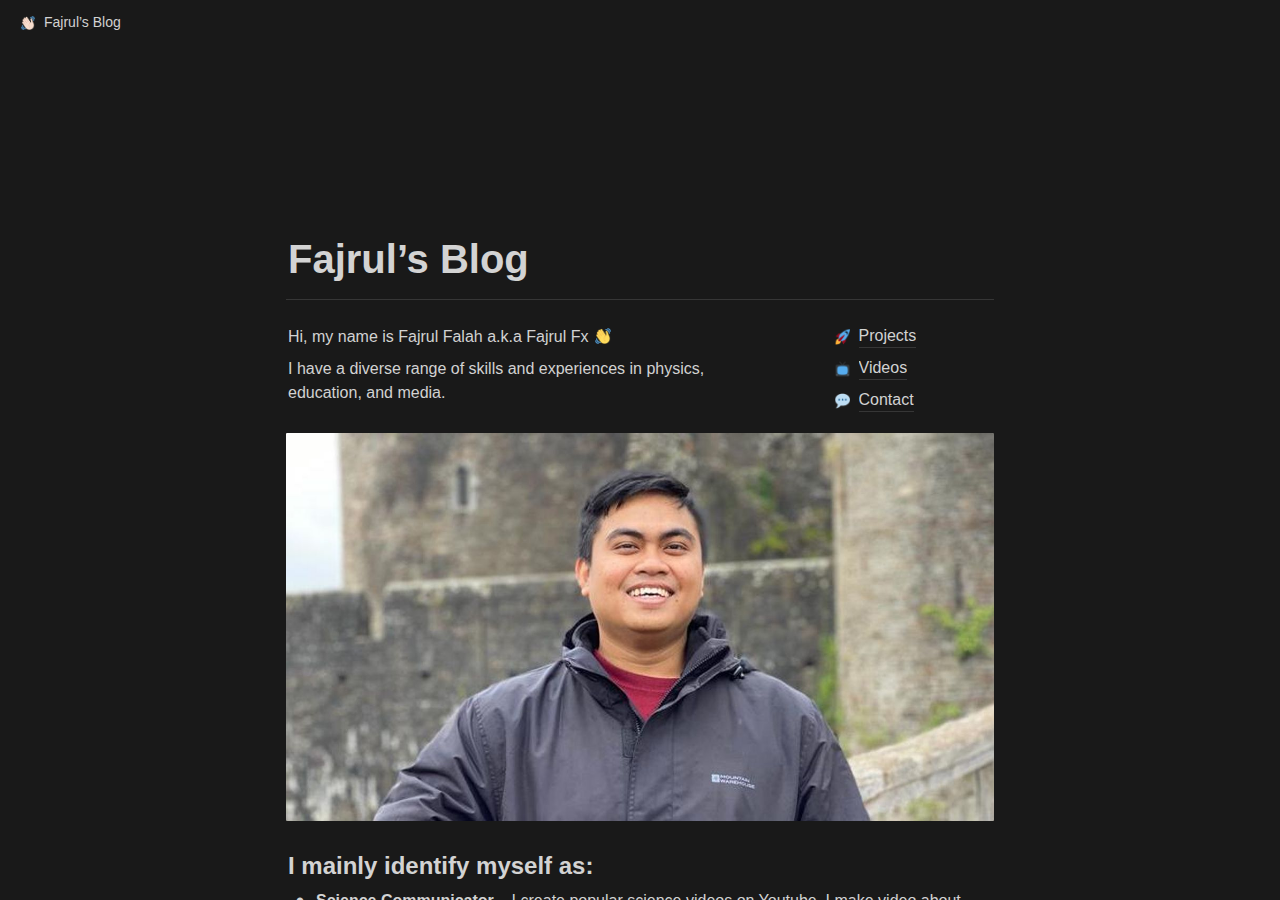
<file: fajrul-s-blog.html>
<html class="notion-html"><head lang="en"><meta charset="utf-8"/><meta content="width=device-width,height=device-height,initial-scale=1,maximum-scale=1,user-scalable=no,viewport-fit=cover" name="viewport"/><title>Fajrul’s Blog</title><meta content="en_US" property="og:locale"/><link href="[data-uri]" rel="shortcut icon" type="image/x-icon"/><link href="/images/logo-ios.png" rel="apple-touch-icon"/><meta content="yes" name="apple-mobile-web-app-capable"/><meta content="telephone=no" name="format-detection"/><meta content="no" name="msapplication-tap-highlight"/><link href="e218a1aef6df86309cb95b61e446888efa3b0379.css" media="print" rel="stylesheet"/><link href="87cb8054003093194fca9e8b417296018cbffb68.css" rel="stylesheet"/><meta content="Fajrul Fx's Blog" name="title"/><meta content="Personal website of Fajrul Falah" name="description"/><link href="e1d809d762eeca23edf0cb31bb17bf3c703085f5.css" rel="stylesheet"/><link href="None" rel="icon" sizes="16x16" type="image/png"/></head><body class="notion-body"><style>body{background:#fff}body.dark{background:#191919}@keyframes startup-shimmer-animation{0%{transform:translateX(-100%) translateZ(0)}100%{transform:translateX(100%) translateZ(0)}}@keyframes startup-shimmer-fade-in{0%{opacity:0}100%{opacity:1}}@keyframes startup-spinner-rotate{0%{transform:rotate(0) translateZ(0)}100%{transform:rotate(360deg) translateZ(0)}}#initial-loading-spinner{position:fixed;height:100vh;width:100vw;z-index:-1;display:none;align-items:center;justify-content:center;opacity:.5}#initial-loading-spinner svg{height:24px;width:24px;animation:startup-spinner-rotate 1s linear infinite;transform-origin:center center;pointer-events:none}#skeleton{background:#fff;position:fixed;height:100vh;width:100vw;z-index:-1;display:none;overflow:hidden}#initial-loading-spinner.show,#skeleton.show{display:flex}body.dark #skeleton{background:#191919}.notion-front-page #skeleton,.notion-mobile #skeleton{display:none}#skeleton-sidebar{background-color:#fbfbfa;box-shadow:inset -1px 0 0 0 rgba(0,0,0,.025);display:flex;width:240px;flex-direction:column;padding:12px 14px;overflow:hidden}body.dark #skeleton-sidebar{background-color:#202020;box-shadow:inset -1px 0 0 0 rgba(255,255,255,.05)}#skeleton.isElectron #skeleton-sidebar{padding-top:46px}#skeleton .row{display:flex;margin-bottom:8px;align-items:center}#skeleton .row.fadein{animation:1s ease-in 0s 1 normal both running startup-shimmer-fade-in}#skeleton .chevron{width:12px;height:12px;display:block;margin-right:4px;fill:rgba(227,226,224,.5)}body.dark #skeleton .chevron{fill:#2f2f2f}.startup-shimmer{background:rgba(227,226,224,.5);overflow:hidden;position:relative}body.dark .startup-shimmer{background:#2f2f2f}.startup-shimmer::before{content:"";position:absolute;height:100%;width:100%;z-index:1;animation:1s linear infinite startup-shimmer-animation;background:linear-gradient(90deg,transparent 0,rgba(255,255,255,.4) 50%,transparent 100%)}body.dark .startup-shimmer::before{background:linear-gradient(90deg,transparent 0,rgba(86,86,86,.4) 50%,transparent 100%)}#skeleton .icon{width:20px;height:20px;border-radius:4px}#skeleton .text{height:10px;border-radius:10px}#skeleton .draggable{-webkit-app-region:drag;position:absolute;top:0;left:0;width:100%;height:36px;display:none}#skeleton.isElectron .draggable{display:block}</style><style id="scroll-properties">
			::-webkit-scrollbar {
				width: 10px;
				height: 10px;
			}
			::-webkit-scrollbar {
				background: transparent;
			}
			::-webkit-scrollbar-track {
				background: #EDECE9;
			}
			::-webkit-scrollbar-thumb {
				background:#D3D1CB;
			}
			::-webkit-scrollbar-thumb:hover {
				background:#AEACA6;
			}
		</style><div id="notion-app"><div class="notion-app-inner notion-dark-theme" style='color: rgba(255, 255, 255, 0.81); fill: currentcolor; line-height: 1.5; font-family: ui-sans-serif, -apple-system, BlinkMacSystemFont, "Segoe UI", Helvetica, "Apple Color Emoji", Arial, sans-serif, "Segoe UI Emoji", "Segoe UI Symbol"; -webkit-font-smoothing: auto; background-color: rgb(25, 25, 25);'><div style="height: 100%;"><div class="notion-cursor-listener" style="width: 100vw; height: 100%; position: relative; display: flex; flex: 1 1 0%; background: rgb(25, 25, 25); cursor: text;"><div class="" style="display: flex; flex-direction: column; width: 100%; overflow: hidden;"><div style="max-width: 100vw; z-index: 100; background: rgb(25, 25, 25); user-select: none;"><div class="notion-topbar" style="width: 100%; max-width: 100vw; height: 45px; opacity: 1; transition: opacity 700ms ease 0s, color 700ms ease 0s; position: relative;"><div style="display: flex; justify-content: space-between; align-items: center; overflow: hidden; height: 45px; padding-left: 12px; padding-right: 10px;"><div class="notranslate shadow-cursor-breadcrumb" style="display: flex; align-items: center; line-height: 1.2; font-size: 14px; height: 100%; flex-grow: 0; margin-right: 8px; min-width: 0px;"><div role="button" style="user-select: none; transition: background 20ms ease-in 0s; cursor: pointer; display: inline-flex; align-items: center; flex-shrink: 1; white-space: nowrap; height: 24px; border-radius: 4px; font-size: 14px; line-height: 1.2; min-width: 0px; padding-left: 6px; padding-right: 6px; color: rgba(255, 255, 255, 0.81);" tabindex="0"><div class="notion-record-icon notranslate" style="display: flex; align-items: center; justify-content: center; height: 20px; width: 20px; border-radius: 0.25em; flex-shrink: 0; margin-right: 6px;"><div style="display: flex; align-items: center; justify-content: center; height: 20px; width: 20px;"><div style="height: 14px; width: 14px; font-size: 14px; line-height: 1; margin-left: 0px; color: rgb(246, 246, 246);"><img alt="👋🏻" aria-label="👋🏻" class="notion-emoji" src="[data-uri]" style="width: 100%;
height: 100%;
background: url(f87457017f44d1d87f6d662556796277387c1c28.png) 20.339% 86.4407%/6000% 6000%"/></div></div></div><div class="notranslate" style="white-space: nowrap; overflow: hidden; text-overflow: ellipsis; max-width: 240px;">Fajrul’s Blog</div></div></div><div style="flex-grow: 1; flex-shrink: 1;"></div><div role="button" style="user-select: none; transition: background 20ms ease-in 0s; cursor: pointer; display: inline-flex; align-items: center; flex-shrink: 0; white-space: nowrap; height: 28px; border-radius: 4px; font-size: 14px; line-height: 1.2; min-width: 0px; padding-left: 8px; padding-right: 8px; color: rgba(255, 255, 255, 0.81);" tabindex="0"><svg class="searchNew" style="width: 14px; height: 14px; display: block; fill: inherit; flex-shrink: 0; backface-visibility: hidden; margin-right: 6px;" viewBox="0 0 17 17"><path d="M6.78027 13.6729C8.24805 13.6729 9.60156 13.1982 10.709 12.4072L14.875 16.5732C15.0684 16.7666 15.3232 16.8633 15.5957 16.8633C16.167 16.8633 16.5713 16.4238 16.5713 15.8613C16.5713 15.5977 16.4834 15.3516 16.29 15.1582L12.1504 11.0098C13.0205 9.86719 13.5391 8.45215 13.5391 6.91406C13.5391 3.19629 10.498 0.155273 6.78027 0.155273C3.0625 0.155273 0.0214844 3.19629 0.0214844 6.91406C0.0214844 10.6318 3.0625 13.6729 6.78027 13.6729ZM6.78027 12.2139C3.87988 12.2139 1.48047 9.81445 1.48047 6.91406C1.48047 4.01367 3.87988 1.61426 6.78027 1.61426C9.68066 1.61426 12.0801 4.01367 12.0801 6.91406C12.0801 9.81445 9.68066 12.2139 6.78027 12.2139Z"></path></svg>Search</div><div role="button" style="user-select: none; transition: background 20ms ease-in 0s; cursor: pointer; display: flex; align-items: center; justify-content: center; width: 32px; height: 28px; border-radius: 3px;" tabindex="0"><svg class="dots" style="width: 18px; height: 18px; display: block; fill: inherit; flex-shrink: 0; backface-visibility: hidden;" viewBox="0 0 13 3"><g><path d="M3,1.5A1.5,1.5,0,1,1,1.5,0,1.5,1.5,0,0,1,3,1.5Z"></path><path d="M8,1.5A1.5,1.5,0,1,1,6.5,0,1.5,1.5,0,0,1,8,1.5Z"></path><path d="M13,1.5A1.5,1.5,0,1,1,11.5,0,1.5,1.5,0,0,1,13,1.5Z"></path></g></svg></div><div style="flex: 0 0 auto; width: 1px; height: 16px; margin-left: 8px; margin-right: 8px; background: rgba(255, 255, 255, 0.13);"></div><div role="button" style="user-select: none; transition: background 20ms ease-in 0s; cursor: pointer; display: inline-flex; align-items: center; flex-shrink: 0; white-space: nowrap; height: 28px; border-radius: 4px; font-size: 14px; line-height: 1.2; min-width: 0px; padding-left: 8px; padding-right: 8px; color: rgba(255, 255, 255, 0.81);" tabindex="0"><svg class="notionLogo" style="width: 18px; height: 18px; display: block; fill: inherit; flex-shrink: 0; backface-visibility: hidden; margin-right: 6px;" viewBox="0 0 120 126"><path d="M 20.6927 21.9315C 24.5836 25.0924 26.0432 24.8512 33.3492 24.3638L 102.228 20.2279C 103.689 20.2279 102.474 18.7705 101.987 18.5283L 90.5477 10.2586C 88.3558 8.55699 85.4356 6.60818 79.8387 7.09563L 13.1433 11.9602C 10.711 12.2014 10.2251 13.4175 11.1939 14.3924L 20.6927 21.9315ZM 24.8281 37.9835L 24.8281 110.456C 24.8281 114.351 26.7745 115.808 31.1553 115.567L 106.853 111.187C 111.236 110.946 111.724 108.267 111.724 105.103L 111.724 33.1169C 111.724 29.958 110.509 28.2544 107.826 28.4976L 28.721 33.1169C 25.8018 33.3622 24.8281 34.8225 24.8281 37.9835ZM 99.5567 41.8711C 100.042 44.0622 99.5567 46.2512 97.3618 46.4974L 93.7143 47.2241L 93.7143 100.728C 90.5477 102.43 87.6275 103.403 85.1942 103.403C 81.2983 103.403 80.3226 102.186 77.4044 98.54L 53.5471 61.087L 53.5471 97.3239L 61.0964 99.0275C 61.0964 99.0275 61.0964 103.403 55.0057 103.403L 38.2148 104.377C 37.727 103.403 38.2148 100.973 39.9179 100.486L 44.2996 99.2717L 44.2996 51.36L 38.2158 50.8725C 37.728 48.6815 38.9431 45.5225 42.3532 45.2773L 60.3661 44.0631L 85.1942 82.0036L 85.1942 48.4402L 78.864 47.7136C 78.3781 45.0351 80.3226 43.0902 82.7569 42.849L 99.5567 41.8711ZM 7.5434 5.39404L 76.9175 0.285276C 85.4366 -0.445402 87.6285 0.0440428 92.983 3.93368L 115.128 19.4982C 118.782 22.1747 120 22.9034 120 25.8211L 120 111.187C 120 116.537 118.051 119.701 111.237 120.185L 30.6734 125.05C 25.5584 125.294 23.124 124.565 20.4453 121.158L 4.13735 99.9994C 1.21516 96.1048 0 93.191 0 89.7819L 0 13.903C 0 9.5279 1.94945 5.8785 7.5434 5.39404Z"></path></svg>Try Notion</div></div></div><div style="width: calc(100% - 0px); user-select: none;"></div></div><div class="notion-frame" style="flex-grow: 0; flex-shrink: 1; display: flex; flex-direction: column; background: rgb(25, 25, 25); z-index: 1; height: calc(100vh - 45px); max-height: 100%; position: relative; width: 1920px;"><div class="notion-scroller vertical" style="display: flex; flex-direction: column; z-index: 1; flex-grow: 1; position: relative; align-items: center; margin-right: 0px; margin-bottom: 0px; overflow: hidden auto;"><div style="position: absolute; top: 0px; left: 0px;"><div></div></div><div class="whenContentEditable" data-content-editable-root="true" style="caret-color: rgba(255, 255, 255, 0.81); width: 100%; display: flex; flex-direction: column; position: relative; align-items: center; flex-grow: 1; --whenContentEditable--WebkitUserModify:read-write-plaintext-only;"><span style="height: 1px; width: 1px;"></span><div class="pseudoSelection" contenteditable="false" data-content-editable-void="true" style="user-select: none; --pseudoSelection--background:transparent; width: 100%; display: flex; flex-direction: column; align-items: center; flex-shrink: 0; flex-grow: 0; z-index: 2;"></div><div style="width: 100%; display: flex; justify-content: center; z-index: 3; flex-shrink: 0;"><div style="max-width: 100%; min-width: 0px; width: 900px;"><div style="width: 100%; display: flex; flex-direction: column; align-items: center; flex-shrink: 0; flex-grow: 0;"><div style="max-width: 100%; padding-left: calc(96px + env(safe-area-inset-left)); width: 100%;"><div class="pseudoSelection" contenteditable="false" data-content-editable-void="true" style="user-select: none; --pseudoSelection--background:transparent; pointer-events: none;"><div class="notion-record-icon notranslate" style="display: flex; align-items: center; justify-content: center; height: 78px; width: 78px; border-radius: 0.25em; flex-shrink: 0; position: relative; z-index: 1; margin-left: 3px; margin-bottom: 0px; margin-top: 96px; pointer-events: auto;"><div style="display: flex; align-items: center; justify-content: center; height: 78px; width: 78px;"><div style="height: 78px; width: 78px; font-size: 78px; line-height: 1; margin-left: 0px; color: rgb(246, 246, 246);"><div style="position: relative; width: 78px; height: 78px;"><img alt="👋🏻" aria-label="👋🏻" class="notion-emoji" src="[data-uri]" style="width: 78px;
height: 78px;
background: url(f87457017f44d1d87f6d662556796277387c1c28.png) 20.339% 86.4407%/6000% 6000%;
opacity: 0;
transition: opacity 100ms ease-out 0s"/><img alt="👋🏻" aria-label="👋🏻" src="8f45e9ac4b33efad392e06220fae6baaae491f7d.svg" style="position: absolute; top: 0px; left: 0px; opacity: 0; width: 78px; height: 78px;"/></div></div></div></div><div class="notion-page-controls" style='display: flex; justify-content: flex-start; flex-wrap: wrap; margin-top: 8px; margin-bottom: 4px; margin-left: -1px; color: rgba(255, 255, 255, 0.282); font-family: ui-sans-serif, -apple-system, BlinkMacSystemFont, "Segoe UI", Helvetica, "Apple Color Emoji", Arial, sans-serif, "Segoe UI Emoji", "Segoe UI Symbol"; height: 24px; pointer-events: auto;'></div></div><div style="padding-right: calc(96px + env(safe-area-inset-right));"><div><div class="notion-selectable notion-page-block" data-block-id="94f06de4-40a2-43b5-95b7-0b3d1c67cacc" style='color: rgba(255, 255, 255, 0.81); font-weight: 700; line-height: 1.2; font-size: 40px; font-family: ui-sans-serif, -apple-system, BlinkMacSystemFont, "Segoe UI", Helvetica, "Apple Color Emoji", Arial, sans-serif, "Segoe UI Emoji", "Segoe UI Symbol"; cursor: text; display: flex; align-items: center;'><div contenteditable="false" data-content-editable-leaf="true" placeholder="Untitled" spellcheck="true" style="max-width: 100%; width: 100%; white-space: pre-wrap; word-break: break-word; caret-color: rgba(255, 255, 255, 0.81); padding: 3px 2px;">Fajrul’s Blog</div></div><div style="margin-left: 4px;"></div></div></div></div></div><div style="width: 100%; display: flex; flex-direction: column; align-items: center; flex-shrink: 0; flex-grow: 0;"><div contenteditable="false" data-content-editable-void="true" style="padding-left: calc(96px + env(safe-area-inset-left)); padding-right: calc(96px + env(safe-area-inset-right)); max-width: 100%; width: 100%;"></div></div></div></div><main style="display: flex; width: 100%; justify-content: center; padding-top: 5px;"><div style="max-width: 100%; min-width: 0px; width: 900px;"><div class="notion-page-content" style="flex-shrink: 0; flex-grow: 1; max-width: 100%; display: flex; align-items: flex-start; flex-direction: column; font-size: 16px; line-height: 1.5; width: 100%; z-index: 4; padding-bottom: 30vh; padding-left: calc(96px + env(safe-area-inset-left)); padding-right: calc(96px + env(safe-area-inset-right));"><div class="notion-selectable notion-divider-block" data-block-id="5276f3b1-fcbc-466b-938e-30dad731b317" style="width: 100%; max-width: 1718px; margin-top: 2px; margin-bottom: 1px;"><div class="notion-cursor-default" style="display: flex; align-items: center; justify-content: center; pointer-events: auto; width: 100%; height: 13px; flex: 0 0 auto; color: rgba(255, 255, 255, 0.13);"><div role="separator" style="width: 100%; height: 1px; visibility: visible; border-bottom: 1px solid rgba(255, 255, 255, 0.13);"></div></div></div><div class="notion-selectable notion-column_list-block" data-block-id="1c9d28d2-2ec8-4429-98c6-975692dafd51" style="width: 100%; max-width: 1718px; align-self: center; margin-top: 1px; margin-bottom: 1px;"><div style="display: flex;"><div style="padding-top: 12px; padding-bottom: 12px; flex-grow: 0; flex-shrink: 0; width: calc((100% - 46px) * 0.75);"><div class="notion-selectable notion-column-block" data-block-id="f3915ebe-3ca0-47a2-aafc-8f748ee36ef1" style="display: flex; flex-direction: column;"><div class="notion-selectable notion-text-block" data-block-id="8c08e99a-d980-45cb-b046-b628f8c6a848" style="width: 100%; max-width: 100%; margin-top: 2px; margin-bottom: 1px;"><div style="color: inherit; fill: inherit;"><div style="display: flex;"><div contenteditable="false" data-content-editable-leaf="true" placeholder=" " spellcheck="true" style="max-width: 100%; width: 100%; white-space: pre-wrap; word-break: break-word; caret-color: rgba(255, 255, 255, 0.81); padding: 3px 2px;">Hi, my name is Fajrul Falah a.k.a Fajrul Fx <img alt="👋" aria-label="👋" class="notion-emoji" src="[data-uri]" style="width: 1em;
height: 1em;
background-repeat: no-repeat;
background: url(f87457017f44d1d87f6d662556796277387c1c28.png);
background-position-x: 20.338983%;
background-position-y: 84.745763%;
background-size: 6000% 6000%;
vertical-align: -0.1em;
margin: 0 0.1em"/>​</div></div></div></div><div class="notion-selectable notion-text-block" data-block-id="53952efc-bf96-4a9a-a469-10744ae0547c" style="width: 100%; max-width: 100%; margin-top: 1px; margin-bottom: 0px;"><div style="color: inherit; fill: inherit;"><div style="display: flex;"><div contenteditable="false" data-content-editable-leaf="true" placeholder=" " spellcheck="true" style="max-width: 100%; width: 100%; white-space: pre-wrap; word-break: break-word; caret-color: rgba(255, 255, 255, 0.81); padding: 3px 2px;">I have a diverse range of skills and experiences in physics, education, and media.</div></div></div></div></div></div><div style="position: relative; width: 46px; flex-grow: 0; flex-shrink: 0; transition: opacity 200ms ease-out 0s; opacity: 0;"></div><div style="padding-top: 12px; padding-bottom: 12px; flex-grow: 0; flex-shrink: 0; width: calc((100% - 46px) * 0.25);"><div class="notion-selectable notion-column-block" data-block-id="c33ee30b-b162-4294-8101-fb388ada73c9" style="display: flex; flex-direction: column;"><div class="notion-selectable notion-page-block" data-block-id="5778bfcf-d616-4ab0-91eb-766db0b97766" style="width: 100%; max-width: 100%; margin-top: 2px; margin-bottom: 1px;"><div class="pseudoSelection" contenteditable="false" data-content-editable-void="true" style="user-select: none; --pseudoSelection--background:transparent;"><a href="projects" rel="noopener noreferrer" style="display: block; color: inherit; text-decoration: none; user-select: none; transition: background 20ms ease-in 0s; cursor: pointer; fill: inherit;"><div style="display: flex; align-items: center; width: 100%;"><div style="flex: 1 1 0px; min-width: 1px; padding-top: 3px; padding-bottom: 3px; padding-left: 2px;"><div style="display: flex; align-items: center;"><div style="position: relative; width: 24px; height: 24px; margin-right: 4px;"><div class="notion-record-icon notranslate" style="display: flex; align-items: center; justify-content: center; height: 100%; width: 100%; border-radius: 0.25em; flex-shrink: 0;"><div style="display: flex; align-items: center; justify-content: center; height: 22px; width: 22px;"><div style="height: 15.4px; width: 15.4px; font-size: 15.4px; line-height: 1; margin-left: 0px; color: rgb(246, 246, 246);"><img alt="🚀" aria-label="🚀" class="notion-emoji" src="[data-uri]" style="width: 100%;
height: 100%;
background: url(f87457017f44d1d87f6d662556796277387c1c28.png) 61.0169% 11.8644%/6000% 6000%"/></div></div></div></div><div class="notranslate" style="white-space: nowrap; overflow: hidden; text-overflow: ellipsis; font-weight: 500; line-height: 1.3; border-bottom: 1px solid rgba(255, 255, 255, 0.13);">Projects</div></div></div><div class="pseudoSelection" contenteditable="false" data-content-editable-void="true" data-text-edit-side="end" style="user-select: none; --pseudoSelection--background:transparent; margin-left: 4px; display: flex; align-items: center; justify-content: center; flex-grow: 0; flex-shrink: 0; min-height: calc(1.5em + 3px + 3px);"><div style="width: 28px;"></div></div></div></a></div></div><div class="notion-selectable notion-page-block" data-block-id="e91b7917-5e99-4ac8-9177-b8c5ff67602e" style="width: 100%; max-width: 100%; margin-top: 1px; margin-bottom: 1px;"><div class="pseudoSelection" contenteditable="false" data-content-editable-void="true" style="user-select: none; --pseudoSelection--background:transparent;"><a href="videos" rel="noopener noreferrer" style="display: block; color: inherit; text-decoration: none; user-select: none; transition: background 20ms ease-in 0s; cursor: pointer; fill: inherit;"><div style="display: flex; align-items: center; width: 100%;"><div style="flex: 1 1 0px; min-width: 1px; padding-top: 3px; padding-bottom: 3px; padding-left: 2px;"><div style="display: flex; align-items: center;"><div style="position: relative; width: 24px; height: 24px; margin-right: 4px;"><div class="notion-record-icon notranslate" style="display: flex; align-items: center; justify-content: center; height: 100%; width: 100%; border-radius: 0.25em; flex-shrink: 0;"><div style="display: flex; align-items: center; justify-content: center; height: 22px; width: 22px;"><div style="height: 15.4px; width: 15.4px; font-size: 15.4px; line-height: 1; margin-left: 0px; color: rgb(246, 246, 246);"><img alt="📺" aria-label="📺" class="notion-emoji" src="[data-uri]" style="width: 100%;
height: 100%;
background: url(f87457017f44d1d87f6d662556796277387c1c28.png) 49.1525% 83.0508%/6000% 6000%"/></div></div></div></div><div class="notranslate" style="white-space: nowrap; overflow: hidden; text-overflow: ellipsis; font-weight: 500; line-height: 1.3; border-bottom: 1px solid rgba(255, 255, 255, 0.13);">Videos</div></div></div><div class="pseudoSelection" contenteditable="false" data-content-editable-void="true" data-text-edit-side="end" style="user-select: none; --pseudoSelection--background:transparent; margin-left: 4px; display: flex; align-items: center; justify-content: center; flex-grow: 0; flex-shrink: 0; min-height: calc(1.5em + 3px + 3px);"><div style="width: 28px;"></div></div></div></a></div></div><div class="notion-selectable notion-page-block" data-block-id="aeccdbfa-c034-4f35-8acb-e6491d9b1a29" style="width: 100%; max-width: 100%; margin-top: 1px; margin-bottom: 0px;"><div class="pseudoSelection" contenteditable="false" data-content-editable-void="true" style="user-select: none; --pseudoSelection--background:transparent;"><a href="contact" rel="noopener noreferrer" style="display: block; color: inherit; text-decoration: none; user-select: none; transition: background 20ms ease-in 0s; cursor: pointer; fill: inherit;"><div style="display: flex; align-items: center; width: 100%;"><div style="flex: 1 1 0px; min-width: 1px; padding-top: 3px; padding-bottom: 3px; padding-left: 2px;"><div style="display: flex; align-items: center;"><div style="position: relative; width: 24px; height: 24px; margin-right: 4px;"><div class="notion-record-icon notranslate" style="display: flex; align-items: center; justify-content: center; height: 100%; width: 100%; border-radius: 0.25em; flex-shrink: 0;"><div style="display: flex; align-items: center; justify-content: center; height: 22px; width: 22px;"><div style="height: 15.4px; width: 15.4px; font-size: 15.4px; line-height: 1; margin-left: 0px; color: rgb(246, 246, 246);"><img alt="💬" aria-label="💬" class="notion-emoji" src="[data-uri]" style="width: 100%;
height: 100%;
background: url(f87457017f44d1d87f6d662556796277387c1c28.png) 47.4576% 52.5424%/6000% 6000%"/></div></div></div></div><div class="notranslate" style="white-space: nowrap; overflow: hidden; text-overflow: ellipsis; font-weight: 500; line-height: 1.3; border-bottom: 1px solid rgba(255, 255, 255, 0.13);">Contact</div></div></div><div class="pseudoSelection" contenteditable="false" data-content-editable-void="true" data-text-edit-side="end" style="user-select: none; --pseudoSelection--background:transparent; margin-left: 4px; display: flex; align-items: center; justify-content: center; flex-grow: 0; flex-shrink: 0; min-height: calc(1.5em + 3px + 3px);"><div style="width: 28px;"></div></div></div></a></div></div></div></div></div></div><div class="notion-selectable notion-image-block" data-block-id="ee73f5e4-b5ac-493c-909d-888a5909d165" style="width: 100%; max-width: 1910px; align-self: flex-start; margin-top: 4px; margin-bottom: 4px;"><div contenteditable="false" data-content-editable-void="true"><div style="display: flex;"><div class="notion-cursor-default" style="position: relative; overflow: hidden; flex-grow: 1;"><div style="position: relative;"><div><div style="height: 100%; width: 100%;"><img referrerpolicy="same-origin" src="d2edb63aa24852fe790572964627e857b6841417.jpg" style="display: block; object-fit: cover; border-radius: 1px; pointer-events: auto; width: 100%;"/></div></div></div><div style='position: absolute; top: 4px; right: 4px; border-radius: 3px; color: white; fill: white; font-size: 11.5px; background: rgba(0, 0, 0, 0.6); display: flex; white-space: nowrap; height: 26px; max-width: calc(100% - 16px); overflow: hidden; pointer-events: none; opacity: 0; transition: opacity 300ms ease-in 0s; font-family: ui-sans-serif, -apple-system, BlinkMacSystemFont, "Segoe UI", Helvetica, "Apple Color Emoji", Arial, sans-serif, "Segoe UI Emoji", "Segoe UI Symbol"; z-index: 2;'><div role="button" style="user-select: none; transition: background 20ms ease-in 0s; cursor: pointer; display: flex; align-items: center; justify-content: center; padding: 4px 6px; border-right: 1px solid rgba(255, 255, 255, 0.2);" tabindex="0"><svg class="download" style="width: 14px; height: 14px; display: block; fill: white; flex-shrink: 0; backface-visibility: hidden; margin-right: 0px;" viewBox="0 0 16 16"><path d="M8.215 15.126c3.862 0 7.061-3.192 7.061-7.062 0-3.862-3.199-7.061-7.068-7.061-3.862 0-7.055 3.2-7.055 7.061 0 3.87 3.2 7.062 7.062 7.062zm0-1.388a5.654 5.654 0 01-5.667-5.674 5.642 5.642 0 015.66-5.667 5.66 5.66 0 015.68 5.667 5.66 5.66 0 01-5.673 5.674zm0-9.174c-.342 0-.602.247-.602.588v3.234l.062 1.401-.622-.766-.766-.8a.557.557 0 00-.41-.177.54.54 0 00-.56.547c0 .164.054.3.163.41l2.256 2.283c.15.157.294.226.479.226.191 0 .335-.075.485-.226l2.256-2.283a.557.557 0 00.164-.41.539.539 0 00-.56-.547.523.523 0 00-.41.178l-.766.793-.622.779.054-1.408V5.152c0-.341-.253-.588-.601-.588z"></path></svg></div><div role="button" style="user-select: none; transition: opacity 200ms ease-in 0s; cursor: pointer; display: flex; align-items: center; justify-content: center; flex-shrink: 0; width: 24px; height: 24px; border-radius: 3px; fill: rgba(255, 255, 255, 0.443);" tabindex="0"><svg class="dots" style="width: 14px; height: 14px; display: block; fill: white; flex-shrink: 0; backface-visibility: hidden;" viewBox="0 0 13 3"><g><path d="M3,1.5A1.5,1.5,0,1,1,1.5,0,1.5,1.5,0,0,1,3,1.5Z"></path><path d="M8,1.5A1.5,1.5,0,1,1,6.5,0,1.5,1.5,0,0,1,8,1.5Z"></path><path d="M13,1.5A1.5,1.5,0,1,1,11.5,0,1.5,1.5,0,0,1,13,1.5Z"></path></g></svg></div></div></div></div></div></div><div class="notion-selectable notion-sub_header-block" data-block-id="c808e5dd-289f-4da7-b726-5e304dbb56e9" style="width: 100%; max-width: 1718px; margin-top: 1.4em; margin-bottom: 1px;"><div style="display: flex; width: 100%; color: inherit; fill: inherit;"><div contenteditable="false" data-content-editable-leaf="true" placeholder="Heading 2" spellcheck="true" style='max-width: 100%; width: 100%; white-space: pre-wrap; word-break: break-word; caret-color: rgba(255, 255, 255, 0.81); padding: 3px 2px; font-family: ui-sans-serif, -apple-system, BlinkMacSystemFont, "Segoe UI", Helvetica, "Apple Color Emoji", Arial, sans-serif, "Segoe UI Emoji", "Segoe UI Symbol"; font-weight: 600; font-size: 1.5em; line-height: 1.3;'><span class="notion-enable-hover" data-token-index="0" style="font-weight:600">I mainly identify myself as:</span></div></div></div><div class="notion-selectable notion-bulleted_list-block" data-block-id="8b365258-6a49-4a1c-b24f-f2c8bb6f37f5" style="width: 100%; max-width: 1718px; margin-top: 1px; margin-bottom: 1px;"><div style="display: flex; align-items: flex-start; width: 100%; padding-left: 2px; color: inherit; fill: inherit;"><div class="pseudoSelection" contenteditable="false" data-content-editable-void="true" data-text-edit-side="start" style="user-select: none; --pseudoSelection--background:transparent; margin-right: 2px; width: 24px; display: flex; align-items: center; justify-content: center; flex-grow: 0; flex-shrink: 0; min-height: calc(1.5em + 3px + 3px);"><div class="pseudoBefore" style='font-size: 1.5em; line-height: 1; margin-bottom: 0px; --pseudoBefore--fontFamily:Arial; --pseudoBefore--content:"•";'></div></div><div style="flex: 1 1 0px; min-width: 1px; display: flex; flex-direction: column;"><div style="display: flex;"><div contenteditable="false" data-content-editable-leaf="true" placeholder="List" spellcheck="true" style="max-width: 100%; width: 100%; white-space: pre-wrap; word-break: break-word; caret-color: rgba(255, 255, 255, 0.81); padding: 3px 2px; text-align: left;"><span class="notion-enable-hover" data-token-index="0" style="font-weight:600">Science Communicator</span> – I create popular science videos on Youtube. I make video about physics of anime, physics of game, and physics of… <span class="notion-enable-hover" data-token-index="2" style="font-style:italic">everything</span>.</div></div></div></div></div><div class="notion-selectable notion-bulleted_list-block" data-block-id="0a8a6a36-d4e2-42c4-b22b-dd5c79fb0a0b" style="width: 100%; max-width: 1718px; margin-top: 1px; margin-bottom: 1px;"><div style="display: flex; align-items: flex-start; width: 100%; padding-left: 2px; color: inherit; fill: inherit;"><div class="pseudoSelection" contenteditable="false" data-content-editable-void="true" data-text-edit-side="start" style="user-select: none; --pseudoSelection--background:transparent; margin-right: 2px; width: 24px; display: flex; align-items: center; justify-content: center; flex-grow: 0; flex-shrink: 0; min-height: calc(1.5em + 3px + 3px);"><div class="pseudoBefore" style='font-size: 1.5em; line-height: 1; margin-bottom: 0px; --pseudoBefore--fontFamily:Arial; --pseudoBefore--content:"•";'></div></div><div style="flex: 1 1 0px; min-width: 1px; display: flex; flex-direction: column;"><div style="display: flex;"><div contenteditable="false" data-content-editable-leaf="true" placeholder="List" spellcheck="true" style="max-width: 100%; width: 100%; white-space: pre-wrap; word-break: break-word; caret-color: rgba(255, 255, 255, 0.81); padding: 3px 2px; text-align: left;"><span class="notion-enable-hover" data-token-index="0" style="font-weight:600">Physicist</span> – Previously, I worked as a physicist in industry at DTECH-ENGINEERING company, and then completed my physics study (M.Sc) at the School of Physics and Astronomy at Cardiff University, UK.</div></div></div></div></div><div class="notion-selectable notion-text-block" data-block-id="98c6f48b-2279-43d1-9d92-7188c994010d" style="width: 100%; max-width: 1718px; margin-top: 1px; margin-bottom: 1px;"><div style="color: inherit; fill: inherit;"><div style="display: flex;"><div contenteditable="false" data-content-editable-leaf="true" placeholder=" " spellcheck="true" style="max-width: 100%; width: 100%; white-space: pre-wrap; word-break: break-word; caret-color: rgba(255, 255, 255, 0.81); padding: 3px 2px; min-height: 1em; color: rgba(255, 255, 255, 0.81); -webkit-text-fill-color: rgba(255, 255, 255, 0.282);"></div></div></div></div><div class="notion-selectable notion-sub_header-block" data-block-id="fddef0a7-023d-428d-89ca-150ad5a0764a" style="width: 100%; max-width: 1718px; margin-top: 1.4em; margin-bottom: 1px;"><div style="display: flex; width: 100%; color: inherit; fill: inherit;"><div contenteditable="false" data-content-editable-leaf="true" placeholder="Heading 2" spellcheck="true" style='max-width: 100%; width: 100%; white-space: pre-wrap; word-break: break-word; caret-color: rgba(255, 255, 255, 0.81); padding: 3px 2px; font-family: ui-sans-serif, -apple-system, BlinkMacSystemFont, "Segoe UI", Helvetica, "Apple Color Emoji", Arial, sans-serif, "Segoe UI Emoji", "Segoe UI Symbol"; font-weight: 600; font-size: 1.5em; line-height: 1.3;'><span class="notion-enable-hover" data-token-index="0" style="font-weight:600">Work Experiences:</span></div></div></div><div class="notion-selectable notion-bulleted_list-block" data-block-id="fe183504-591f-4920-8fdc-2f185ec8e2bc" style="width: 100%; max-width: 1718px; margin-top: 1px; margin-bottom: 1px;"><div style="display: flex; align-items: flex-start; width: 100%; padding-left: 2px; color: inherit; fill: inherit;"><div class="pseudoSelection" contenteditable="false" data-content-editable-void="true" data-text-edit-side="start" style="user-select: none; --pseudoSelection--background:transparent; margin-right: 2px; width: 24px; display: flex; align-items: center; justify-content: center; flex-grow: 0; flex-shrink: 0; min-height: calc(1.5em + 3px + 3px);"><div class="pseudoBefore" style='font-size: 1.5em; line-height: 1; margin-bottom: 0px; --pseudoBefore--fontFamily:Arial; --pseudoBefore--content:"•";'></div></div><div style="flex: 1 1 0px; min-width: 1px; display: flex; flex-direction: column;"><div style="display: flex;"><div contenteditable="false" data-content-editable-leaf="true" placeholder="List" spellcheck="true" style="max-width: 100%; width: 100%; white-space: pre-wrap; word-break: break-word; caret-color: rgba(255, 255, 255, 0.81); padding: 3px 2px; text-align: left;"><span class="notion-enable-hover" data-token-index="0" style="font-weight:600">Founder and CEO</span>, <span class="notion-enable-hover" data-token-index="2" style="font-weight:600">FUSI
</span>(2022 – now)<span class="notion-enable-hover" data-token-index="4" style="font-style:italic">
</span>Fusi is science-focused media organization committed to making complex scientific concepts accessible through captivating educational content across both digital and non-digital platform. Leveraging extensive expertise in physics, our content has gained 1M+ subs and 100M+ views across multiple platforms.</div></div></div></div></div><div class="notion-selectable notion-bulleted_list-block" data-block-id="687eb82b-403a-4f34-befc-e0a82f18b5c0" style="width: 100%; max-width: 1718px; margin-top: 1px; margin-bottom: 1px;"><div style="display: flex; align-items: flex-start; width: 100%; padding-left: 2px; color: inherit; fill: inherit;"><div class="pseudoSelection" contenteditable="false" data-content-editable-void="true" data-text-edit-side="start" style="user-select: none; --pseudoSelection--background:transparent; margin-right: 2px; width: 24px; display: flex; align-items: center; justify-content: center; flex-grow: 0; flex-shrink: 0; min-height: calc(1.5em + 3px + 3px);"><div class="pseudoBefore" style='font-size: 1.5em; line-height: 1; margin-bottom: 0px; --pseudoBefore--fontFamily:Arial; --pseudoBefore--content:"•";'></div></div><div style="flex: 1 1 0px; min-width: 1px; display: flex; flex-direction: column;"><div style="display: flex;"><div contenteditable="false" data-content-editable-leaf="true" placeholder="List" spellcheck="true" style="max-width: 100%; width: 100%; white-space: pre-wrap; word-break: break-word; caret-color: rgba(255, 255, 255, 0.81); padding: 3px 2px; text-align: left;"><span class="notion-enable-hover" data-token-index="0" style="font-weight:600">Physicist, DTECH-ENGINEERING 
</span>(Jun 2019 – May 2021)<span class="notion-enable-hover" data-token-index="2" style="font-style:italic">
</span>I did physics analysis and calculation for various technology products, such as: 5-axis CNC milling, cargo drone, racing bike engine, and many more.</div></div></div></div></div><div class="notion-selectable notion-bulleted_list-block" data-block-id="29e30afa-a8d9-4851-9668-72f673adfb83" style="width: 100%; max-width: 1718px; margin-top: 1px; margin-bottom: 1px;"><div style="display: flex; align-items: flex-start; width: 100%; padding-left: 2px; color: inherit; fill: inherit;"><div class="pseudoSelection" contenteditable="false" data-content-editable-void="true" data-text-edit-side="start" style="user-select: none; --pseudoSelection--background:transparent; margin-right: 2px; width: 24px; display: flex; align-items: center; justify-content: center; flex-grow: 0; flex-shrink: 0; min-height: calc(1.5em + 3px + 3px);"><div class="pseudoBefore" style='font-size: 1.5em; line-height: 1; margin-bottom: 0px; --pseudoBefore--fontFamily:Arial; --pseudoBefore--content:"•";'></div></div><div style="flex: 1 1 0px; min-width: 1px; display: flex; flex-direction: column;"><div style="display: flex;"><div contenteditable="false" data-content-editable-leaf="true" placeholder="List" spellcheck="true" style="max-width: 100%; width: 100%; white-space: pre-wrap; word-break: break-word; caret-color: rgba(255, 255, 255, 0.81); padding: 3px 2px; text-align: left;"><span class="notion-enable-hover" data-token-index="0" style="font-weight:600">Editor in Chief, Saintif 
</span>(2017 – 2020)<span class="notion-enable-hover" data-token-index="2" style="font-style:italic">
</span>Saintif is an online popular science media that focus on bridging the gap between science and society. We’ve now pivoted to Youtube (Fajrul Fx) to open up new opportunities and make a bigger impacts.</div></div></div></div></div><div class="notion-selectable notion-bulleted_list-block" data-block-id="22257fa8-5baf-4a1b-9ee7-8c7940e58445" style="width: 100%; max-width: 1718px; margin-top: 1px; margin-bottom: 1px;"><div style="display: flex; align-items: flex-start; width: 100%; padding-left: 2px; color: inherit; fill: inherit;"><div class="pseudoSelection" contenteditable="false" data-content-editable-void="true" data-text-edit-side="start" style="user-select: none; --pseudoSelection--background:transparent; margin-right: 2px; width: 24px; display: flex; align-items: center; justify-content: center; flex-grow: 0; flex-shrink: 0; min-height: calc(1.5em + 3px + 3px);"><div class="pseudoBefore" style='font-size: 1.5em; line-height: 1; margin-bottom: 0px; --pseudoBefore--fontFamily:Arial; --pseudoBefore--content:"•";'></div></div><div style="flex: 1 1 0px; min-width: 1px; display: flex; flex-direction: column;"><div style="display: flex;"><div contenteditable="false" data-content-editable-leaf="true" placeholder="List" spellcheck="true" style="max-width: 100%; width: 100%; white-space: pre-wrap; word-break: break-word; caret-color: rgba(255, 255, 255, 0.81); padding: 3px 2px; text-align: left;"><span class="notion-enable-hover" data-token-index="0" style="font-weight:600">Physics Laboratory Assistant, Bionano Material Lab, Diponegoro University
</span>(Aug 2018 – Jul 2019)</div></div><div class="notion-selectable notion-bulleted_list-block" data-block-id="f0db6497-a8a3-4d0b-a1b3-a2029b3b4f63" style="width: 100%; max-width: 100%; margin-top: 2px; margin-bottom: 1px;"><div style="display: flex; align-items: flex-start; width: 100%; padding-left: 2px; color: inherit; fill: inherit;"><div class="pseudoSelection" contenteditable="false" data-content-editable-void="true" data-text-edit-side="start" style="user-select: none; --pseudoSelection--background:transparent; margin-right: 2px; width: 24px; display: flex; align-items: center; justify-content: center; flex-grow: 0; flex-shrink: 0; min-height: calc(1.5em + 3px + 3px);"><div class="pseudoBefore" style='font-size: 1.5em; line-height: 1; margin-bottom: 0px; --pseudoBefore--fontFamily:Arial; --pseudoBefore--content:"◦";'></div></div><div style="flex: 1 1 0px; min-width: 1px; display: flex; flex-direction: column;"><div style="display: flex;"><div contenteditable="false" data-content-editable-leaf="true" placeholder="List" spellcheck="true" style="max-width: 100%; width: 100%; white-space: pre-wrap; word-break: break-word; caret-color: rgba(255, 255, 255, 0.81); padding: 3px 2px; text-align: left;">I synthesised, analysed, and simulated various materials such as MnO2 nanorod and Carbon Nanotube as the electrode for battery/supercapacitor</div></div></div></div></div><div class="notion-selectable notion-bulleted_list-block" data-block-id="0057044a-b494-44a7-a56c-f6d384c61b16" style="width: 100%; max-width: 100%; margin-top: 1px; margin-bottom: 0px;"><div style="display: flex; align-items: flex-start; width: 100%; padding-left: 2px; color: inherit; fill: inherit;"><div class="pseudoSelection" contenteditable="false" data-content-editable-void="true" data-text-edit-side="start" style="user-select: none; --pseudoSelection--background:transparent; margin-right: 2px; width: 24px; display: flex; align-items: center; justify-content: center; flex-grow: 0; flex-shrink: 0; min-height: calc(1.5em + 3px + 3px);"><div class="pseudoBefore" style='font-size: 1.5em; line-height: 1; margin-bottom: 0px; --pseudoBefore--fontFamily:Arial; --pseudoBefore--content:"◦";'></div></div><div style="flex: 1 1 0px; min-width: 1px; display: flex; flex-direction: column;"><div style="display: flex;"><div contenteditable="false" data-content-editable-leaf="true" placeholder="List" spellcheck="true" style="max-width: 100%; width: 100%; white-space: pre-wrap; word-break: break-word; caret-color: rgba(255, 255, 255, 0.81); padding: 3px 2px; text-align: left;">Assisting lab visitors in designing and conducting experiments</div></div></div></div></div></div></div></div><div class="notion-selectable notion-bulleted_list-block" data-block-id="c48f150b-21fa-4b4c-847d-942a460bc38a" style="width: 100%; max-width: 1718px; margin-top: 1px; margin-bottom: 1px;"><div style="display: flex; align-items: flex-start; width: 100%; padding-left: 2px; color: inherit; fill: inherit;"><div class="pseudoSelection" contenteditable="false" data-content-editable-void="true" data-text-edit-side="start" style="user-select: none; --pseudoSelection--background:transparent; margin-right: 2px; width: 24px; display: flex; align-items: center; justify-content: center; flex-grow: 0; flex-shrink: 0; min-height: calc(1.5em + 3px + 3px);"><div class="pseudoBefore" style='font-size: 1.5em; line-height: 1; margin-bottom: 0px; --pseudoBefore--fontFamily:Arial; --pseudoBefore--content:"•";'></div></div><div style="flex: 1 1 0px; min-width: 1px; display: flex; flex-direction: column;"><div style="display: flex;"><div contenteditable="false" data-content-editable-leaf="true" placeholder="List" spellcheck="true" style="max-width: 100%; width: 100%; white-space: pre-wrap; word-break: break-word; caret-color: rgba(255, 255, 255, 0.81); padding: 3px 2px; text-align: left;"><span class="notion-enable-hover" data-token-index="0" style="font-weight:600">Physics Problem Solver, Upwork
</span>(Jun 2017 – Aug 2018)<span class="notion-enable-hover" data-token-index="2" style="font-style:italic">
</span>I worked as a physics problem solver. I help clients worldwide to solve physics problems: from as simple as physics homework, creating physics exam questions to the industry’s real physics problem.</div></div></div></div></div><div class="notion-selectable notion-text-block" data-block-id="15d50ed6-2b56-482f-8f98-c700b1648cfc" style="width: 100%; max-width: 1718px; margin-top: 1px; margin-bottom: 1px;"><div style="color: inherit; fill: inherit;"><div style="display: flex;"><div contenteditable="false" data-content-editable-leaf="true" placeholder=" " spellcheck="true" style="max-width: 100%; width: 100%; white-space: pre-wrap; word-break: break-word; caret-color: rgba(255, 255, 255, 0.81); padding: 3px 2px; min-height: 1em; color: rgba(255, 255, 255, 0.81); -webkit-text-fill-color: rgba(255, 255, 255, 0.282);"></div></div></div></div><div class="notion-selectable notion-sub_header-block" data-block-id="48e5bf18-40e6-4dfd-b10d-6559862d7fc8" style="width: 100%; max-width: 1718px; margin-top: 1.4em; margin-bottom: 1px;"><div style="display: flex; width: 100%; color: inherit; fill: inherit;"><div contenteditable="false" data-content-editable-leaf="true" placeholder="Heading 2" spellcheck="true" style='max-width: 100%; width: 100%; white-space: pre-wrap; word-break: break-word; caret-color: rgba(255, 255, 255, 0.81); padding: 3px 2px; font-family: ui-sans-serif, -apple-system, BlinkMacSystemFont, "Segoe UI", Helvetica, "Apple Color Emoji", Arial, sans-serif, "Segoe UI Emoji", "Segoe UI Symbol"; font-weight: 600; font-size: 1.5em; line-height: 1.3;'><span class="notion-enable-hover" data-token-index="0" style="font-weight:600">Education:</span></div></div></div><div class="notion-selectable notion-bulleted_list-block" data-block-id="1912d1e1-7508-4642-8ea1-b3d585590b2c" style="width: 100%; max-width: 1718px; margin-top: 1px; margin-bottom: 1px;"><div style="display: flex; align-items: flex-start; width: 100%; padding-left: 2px; color: inherit; fill: inherit;"><div class="pseudoSelection" contenteditable="false" data-content-editable-void="true" data-text-edit-side="start" style="user-select: none; --pseudoSelection--background:transparent; margin-right: 2px; width: 24px; display: flex; align-items: center; justify-content: center; flex-grow: 0; flex-shrink: 0; min-height: calc(1.5em + 3px + 3px);"><div class="pseudoBefore" style='font-size: 1.5em; line-height: 1; margin-bottom: 0px; --pseudoBefore--fontFamily:Arial; --pseudoBefore--content:"•";'></div></div><div style="flex: 1 1 0px; min-width: 1px; display: flex; flex-direction: column;"><div style="display: flex;"><div contenteditable="false" data-content-editable-leaf="true" placeholder="List" spellcheck="true" style="max-width: 100%; width: 100%; white-space: pre-wrap; word-break: break-word; caret-color: rgba(255, 255, 255, 0.81); padding: 3px 2px; text-align: left;"><span class="notion-enable-hover" data-token-index="0" style="font-weight:600">Master Degree
</span>School of Physics and Astronomy
Cardiff University, UK
2021 – 2022</div></div></div></div></div><div class="notion-selectable notion-bulleted_list-block" data-block-id="d7c97b02-9c06-4492-b56f-006fe034233d" style="width: 100%; max-width: 1718px; margin-top: 1px; margin-bottom: 1px;"><div style="display: flex; align-items: flex-start; width: 100%; padding-left: 2px; color: inherit; fill: inherit;"><div class="pseudoSelection" contenteditable="false" data-content-editable-void="true" data-text-edit-side="start" style="user-select: none; --pseudoSelection--background:transparent; margin-right: 2px; width: 24px; display: flex; align-items: center; justify-content: center; flex-grow: 0; flex-shrink: 0; min-height: calc(1.5em + 3px + 3px);"><div class="pseudoBefore" style='font-size: 1.5em; line-height: 1; margin-bottom: 0px; --pseudoBefore--fontFamily:Arial; --pseudoBefore--content:"•";'></div></div><div style="flex: 1 1 0px; min-width: 1px; display: flex; flex-direction: column;"><div style="display: flex;"><div contenteditable="false" data-content-editable-leaf="true" placeholder="List" spellcheck="true" style="max-width: 100%; width: 100%; white-space: pre-wrap; word-break: break-word; caret-color: rgba(255, 255, 255, 0.81); padding: 3px 2px; text-align: left;"><span class="notion-enable-hover" data-token-index="0" style="font-weight:600">Bachelor Degree
</span>Department of Physics
Diponegoro University, Indonesia
2015 – 2019</div></div></div></div></div><div class="notion-selectable notion-text-block" data-block-id="61a6b1a6-3686-4bf3-9818-b54fbc6a93f2" style="width: 100%; max-width: 1718px; margin-top: 1px; margin-bottom: 1px;"><div style="color: inherit; fill: inherit;"><div style="display: flex;"><div contenteditable="false" data-content-editable-leaf="true" placeholder=" " spellcheck="true" style="max-width: 100%; width: 100%; white-space: pre-wrap; word-break: break-word; caret-color: rgba(255, 255, 255, 0.81); padding: 3px 2px; min-height: 1em; color: rgba(255, 255, 255, 0.81); -webkit-text-fill-color: rgba(255, 255, 255, 0.282);"></div></div></div></div><div class="notion-selectable notion-sub_header-block" data-block-id="a472e3ed-48b1-42d3-90a2-c76624c3f400" style="width: 100%; max-width: 1718px; margin-top: 1.4em; margin-bottom: 1px;"><div style="display: flex; width: 100%; color: inherit; fill: inherit;"><div contenteditable="false" data-content-editable-leaf="true" placeholder="Heading 2" spellcheck="true" style='max-width: 100%; width: 100%; white-space: pre-wrap; word-break: break-word; caret-color: rgba(255, 255, 255, 0.81); padding: 3px 2px; font-family: ui-sans-serif, -apple-system, BlinkMacSystemFont, "Segoe UI", Helvetica, "Apple Color Emoji", Arial, sans-serif, "Segoe UI Emoji", "Segoe UI Symbol"; font-weight: 600; font-size: 1.5em; line-height: 1.3;'><span class="notion-enable-hover" data-token-index="0" style="font-weight:600">Human Life</span></div></div></div><div class="notion-selectable notion-text-block" data-block-id="cbb96c9b-fa02-40b4-93b2-56b9d8fe7bc2" style="width: 100%; max-width: 1718px; margin-top: 1px; margin-bottom: 1px;"><div style="color: inherit; fill: inherit;"><div style="display: flex;"><div contenteditable="false" data-content-editable-leaf="true" placeholder=" " spellcheck="true" style="max-width: 100%; width: 100%; white-space: pre-wrap; word-break: break-word; caret-color: rgba(255, 255, 255, 0.81); padding: 3px 2px;">My vision is to bridge the gap between science and society.</div></div></div></div><div class="notion-selectable notion-text-block" data-block-id="b0084c96-f931-4c95-90b3-dfb6ad167c9a" style="width: 100%; max-width: 1718px; margin-top: 1px; margin-bottom: 1px;"><div style="color: inherit; fill: inherit;"><div style="display: flex;"><div contenteditable="false" data-content-editable-leaf="true" placeholder=" " spellcheck="true" style="max-width: 100%; width: 100%; white-space: pre-wrap; word-break: break-word; caret-color: rgba(255, 255, 255, 0.81); padding: 3px 2px; min-height: 1em; color: rgba(255, 255, 255, 0.81); -webkit-text-fill-color: rgba(255, 255, 255, 0.282);"></div></div></div></div><div class="notion-selectable notion-sub_header-block" data-block-id="b8a95a05-ab44-49ec-b78b-57b6024cef8d" style="width: 100%; max-width: 1718px; margin-top: 1.4em; margin-bottom: 1px;"><div style="display: flex; width: 100%; color: inherit; fill: inherit;"><div contenteditable="false" data-content-editable-leaf="true" placeholder="Heading 2" spellcheck="true" style='max-width: 100%; width: 100%; white-space: pre-wrap; word-break: break-word; caret-color: rgba(255, 255, 255, 0.81); padding: 3px 2px; font-family: ui-sans-serif, -apple-system, BlinkMacSystemFont, "Segoe UI", Helvetica, "Apple Color Emoji", Arial, sans-serif, "Segoe UI Emoji", "Segoe UI Symbol"; font-weight: 600; font-size: 1.5em; line-height: 1.3;'><span class="notion-enable-hover" data-token-index="0" style="font-weight:600">Key Milestones:</span></div></div></div><div class="notion-selectable notion-bulleted_list-block" data-block-id="8ffb4495-7647-447b-b7eb-729e90877ee6" style="width: 100%; max-width: 1718px; margin-top: 1px; margin-bottom: 1px;"><div style="display: flex; align-items: flex-start; width: 100%; padding-left: 2px; color: inherit; fill: inherit;"><div class="pseudoSelection" contenteditable="false" data-content-editable-void="true" data-text-edit-side="start" style="user-select: none; --pseudoSelection--background:transparent; margin-right: 2px; width: 24px; display: flex; align-items: center; justify-content: center; flex-grow: 0; flex-shrink: 0; min-height: calc(1.5em + 3px + 3px);"><div class="pseudoBefore" style='font-size: 1.5em; line-height: 1; margin-bottom: 0px; --pseudoBefore--fontFamily:Arial; --pseudoBefore--content:"•";'></div></div><div style="flex: 1 1 0px; min-width: 1px; display: flex; flex-direction: column;"><div style="display: flex;"><div contenteditable="false" data-content-editable-leaf="true" placeholder="List" spellcheck="true" style="max-width: 100%; width: 100%; white-space: pre-wrap; word-break: break-word; caret-color: rgba(255, 255, 255, 0.81); padding: 3px 2px; text-align: left;">Tiktok Indonesia #MasterEdukasi (Silver Medal) 2020</div></div></div></div></div><div class="notion-selectable notion-bulleted_list-block" data-block-id="741bc955-f900-40fa-8c12-2b287742dc33" style="width: 100%; max-width: 1718px; margin-top: 1px; margin-bottom: 1px;"><div style="display: flex; align-items: flex-start; width: 100%; padding-left: 2px; color: inherit; fill: inherit;"><div class="pseudoSelection" contenteditable="false" data-content-editable-void="true" data-text-edit-side="start" style="user-select: none; --pseudoSelection--background:transparent; margin-right: 2px; width: 24px; display: flex; align-items: center; justify-content: center; flex-grow: 0; flex-shrink: 0; min-height: calc(1.5em + 3px + 3px);"><div class="pseudoBefore" style='font-size: 1.5em; line-height: 1; margin-bottom: 0px; --pseudoBefore--fontFamily:Arial; --pseudoBefore--content:"•";'></div></div><div style="flex: 1 1 0px; min-width: 1px; display: flex; flex-direction: column;"><div style="display: flex;"><div contenteditable="false" data-content-editable-leaf="true" placeholder="List" spellcheck="true" style="max-width: 100%; width: 100%; white-space: pre-wrap; word-break: break-word; caret-color: rgba(255, 255, 255, 0.81); padding: 3px 2px; text-align: left;">Champion of WSIS (World Summit on the Information Society) 2019 on Media Category in Geneva, Switzerland</div></div></div></div></div><div class="notion-selectable notion-bulleted_list-block" data-block-id="65ca9801-9681-4796-88f2-2fa546440f03" style="width: 100%; max-width: 1718px; margin-top: 1px; margin-bottom: 1px;"><div style="display: flex; align-items: flex-start; width: 100%; padding-left: 2px; color: inherit; fill: inherit;"><div class="pseudoSelection" contenteditable="false" data-content-editable-void="true" data-text-edit-side="start" style="user-select: none; --pseudoSelection--background:transparent; margin-right: 2px; width: 24px; display: flex; align-items: center; justify-content: center; flex-grow: 0; flex-shrink: 0; min-height: calc(1.5em + 3px + 3px);"><div class="pseudoBefore" style='font-size: 1.5em; line-height: 1; margin-bottom: 0px; --pseudoBefore--fontFamily:Arial; --pseudoBefore--content:"•";'></div></div><div style="flex: 1 1 0px; min-width: 1px; display: flex; flex-direction: column;"><div style="display: flex;"><div contenteditable="false" data-content-editable-leaf="true" placeholder="List" spellcheck="true" style="max-width: 100%; width: 100%; white-space: pre-wrap; word-break: break-word; caret-color: rgba(255, 255, 255, 0.81); padding: 3px 2px; text-align: left;">Quora Indonesia Best Writer 2019</div></div></div></div></div><div class="notion-selectable notion-bulleted_list-block" data-block-id="b6aa9501-1bee-4ce7-a1a7-6a7478da9ff1" style="width: 100%; max-width: 1718px; margin-top: 1px; margin-bottom: 1px;"><div style="display: flex; align-items: flex-start; width: 100%; padding-left: 2px; color: inherit; fill: inherit;"><div class="pseudoSelection" contenteditable="false" data-content-editable-void="true" data-text-edit-side="start" style="user-select: none; --pseudoSelection--background:transparent; margin-right: 2px; width: 24px; display: flex; align-items: center; justify-content: center; flex-grow: 0; flex-shrink: 0; min-height: calc(1.5em + 3px + 3px);"><div class="pseudoBefore" style='font-size: 1.5em; line-height: 1; margin-bottom: 0px; --pseudoBefore--fontFamily:Arial; --pseudoBefore--content:"•";'></div></div><div style="flex: 1 1 0px; min-width: 1px; display: flex; flex-direction: column;"><div style="display: flex;"><div contenteditable="false" data-content-editable-leaf="true" placeholder="List" spellcheck="true" style="max-width: 100%; width: 100%; white-space: pre-wrap; word-break: break-word; caret-color: rgba(255, 255, 255, 0.81); padding: 3px 2px; text-align: left;">Honorable Mention of National Physics Olympiad for Undergraduate Students 2017 &amp; 2018</div></div></div></div></div><div class="notion-selectable notion-bulleted_list-block" data-block-id="6f4fcc2a-82d3-44ea-b415-f21e8ad52991" style="width: 100%; max-width: 1718px; margin-top: 1px; margin-bottom: 1px;"><div style="display: flex; align-items: flex-start; width: 100%; padding-left: 2px; color: inherit; fill: inherit;"><div class="pseudoSelection" contenteditable="false" data-content-editable-void="true" data-text-edit-side="start" style="user-select: none; --pseudoSelection--background:transparent; margin-right: 2px; width: 24px; display: flex; align-items: center; justify-content: center; flex-grow: 0; flex-shrink: 0; min-height: calc(1.5em + 3px + 3px);"><div class="pseudoBefore" style='font-size: 1.5em; line-height: 1; margin-bottom: 0px; --pseudoBefore--fontFamily:Arial; --pseudoBefore--content:"•";'></div></div><div style="flex: 1 1 0px; min-width: 1px; display: flex; flex-direction: column;"><div style="display: flex;"><div contenteditable="false" data-content-editable-leaf="true" placeholder="List" spellcheck="true" style="max-width: 100%; width: 100%; white-space: pre-wrap; word-break: break-word; caret-color: rgba(255, 255, 255, 0.81); padding: 3px 2px; text-align: left;">Gold Medal of JDIE (Japan Design and Innovation Expo) 2018 on Innovation Category</div></div></div></div></div><div class="notion-selectable notion-bulleted_list-block" data-block-id="dd588028-42b1-4819-b6bf-ece2252d90f8" style="width: 100%; max-width: 1718px; margin-top: 1px; margin-bottom: 1px;"><div style="display: flex; align-items: flex-start; width: 100%; padding-left: 2px; color: inherit; fill: inherit;"><div class="pseudoSelection" contenteditable="false" data-content-editable-void="true" data-text-edit-side="start" style="user-select: none; --pseudoSelection--background:transparent; margin-right: 2px; width: 24px; display: flex; align-items: center; justify-content: center; flex-grow: 0; flex-shrink: 0; min-height: calc(1.5em + 3px + 3px);"><div class="pseudoBefore" style='font-size: 1.5em; line-height: 1; margin-bottom: 0px; --pseudoBefore--fontFamily:Arial; --pseudoBefore--content:"•";'></div></div><div style="flex: 1 1 0px; min-width: 1px; display: flex; flex-direction: column;"><div style="display: flex;"><div contenteditable="false" data-content-editable-leaf="true" placeholder="List" spellcheck="true" style="max-width: 100%; width: 100%; white-space: pre-wrap; word-break: break-word; caret-color: rgba(255, 255, 255, 0.81); padding: 3px 2px; text-align: left;">2nd Round Finalist of Airbus Fly Your Ideas 2017 on Design Engineering Category</div></div></div></div></div><div class="notion-selectable notion-bulleted_list-block" data-block-id="0a6c53ae-0e51-4810-82e0-76d7a3a47267" style="width: 100%; max-width: 1718px; margin-top: 1px; margin-bottom: 1px;"><div style="display: flex; align-items: flex-start; width: 100%; padding-left: 2px; color: inherit; fill: inherit;"><div class="pseudoSelection" contenteditable="false" data-content-editable-void="true" data-text-edit-side="start" style="user-select: none; --pseudoSelection--background:transparent; margin-right: 2px; width: 24px; display: flex; align-items: center; justify-content: center; flex-grow: 0; flex-shrink: 0; min-height: calc(1.5em + 3px + 3px);"><div class="pseudoBefore" style='font-size: 1.5em; line-height: 1; margin-bottom: 0px; --pseudoBefore--fontFamily:Arial; --pseudoBefore--content:"•";'></div></div><div style="flex: 1 1 0px; min-width: 1px; display: flex; flex-direction: column;"><div style="display: flex;"><div contenteditable="false" data-content-editable-leaf="true" placeholder="List" spellcheck="true" style="max-width: 100%; width: 100%; white-space: pre-wrap; word-break: break-word; caret-color: rgba(255, 255, 255, 0.81); padding: 3px 2px; text-align: left;">Silver medal of National Physics Olympiad for High School Student 2014</div></div></div></div></div><div class="notion-selectable notion-text-block" data-block-id="22926041-f03c-40a0-85c8-a11ad4b02487" style="width: 100%; max-width: 1718px; margin-top: 1px; margin-bottom: 0px;"><div style="color: inherit; fill: inherit;"><div style="display: flex;"><div contenteditable="false" data-content-editable-leaf="true" placeholder=" " spellcheck="true" style="max-width: 100%; width: 100%; white-space: pre-wrap; word-break: break-word; caret-color: rgba(255, 255, 255, 0.81); padding: 3px 2px; min-height: 1em; color: rgba(255, 255, 255, 0.81); -webkit-text-fill-color: rgba(255, 255, 255, 0.282);"></div></div></div></div></div></div><div contenteditable="false" data-content-editable-void="true" style="width: 0px;"><div style="display: none; flex-shrink: 0; pointer-events: none; width: 0px; position: absolute; right: 192px; opacity: 0;"><div style="display: flex; flex-direction: column; padding: 5px 16px; width: 340px; flex-shrink: 0; height: 100%; position: relative; pointer-events: none; z-index: 1;"><div style="position: absolute; pointer-events: none; width: 100%; height: 100%; top: -5px; background: linear-gradient(rgb(25, 25, 25) 0px, rgba(25, 25, 25, 0) 15px);"></div></div></div></div></main><span style="height: 1px; width: 1px;"></span></div><div class="notion-presence-container" style="position: absolute; top: 0px; left: 0px; z-index: 89;"><div></div></div></div></div></div><div class="notion-peek-renderer" style="position: fixed; top: 0px; right: 0px; bottom: 0px; width: 960px; z-index: 109; transform: translateX(960px) translateZ(0px);"></div></div></div></div></div><script src="1172e9111a5fb396bcb8a05870b5eabf8abf221c.js" type="text/javascript"></script><div style="width: env(safe-area-inset-bottom);"></div></body></html>
</file>
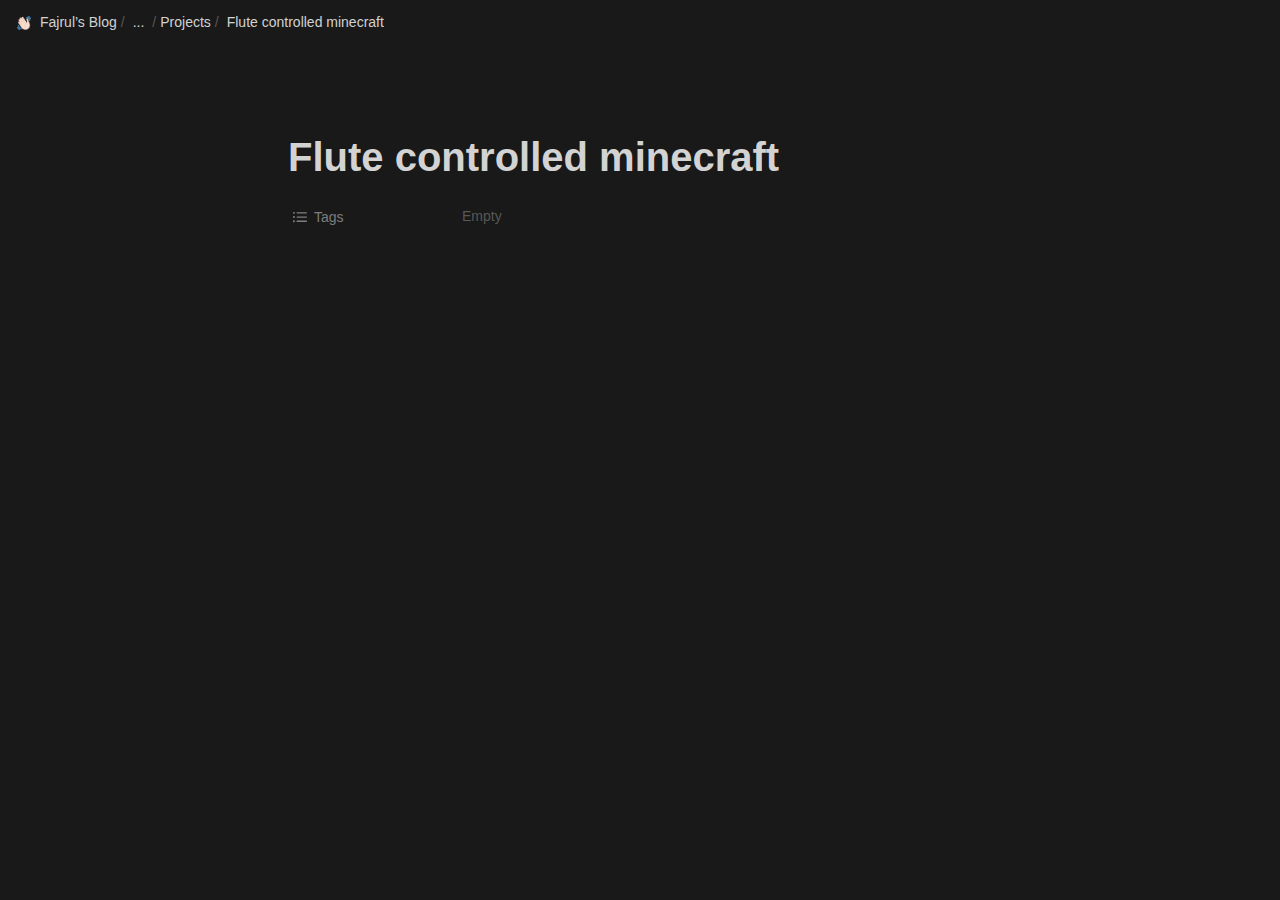
<file: flute-controlled-minecraft.html>
<html class="notion-html"><head lang="en"><meta charset="utf-8"/><meta content="width=device-width,height=device-height,initial-scale=1,maximum-scale=1,user-scalable=no,viewport-fit=cover" name="viewport"/><title>Flute controlled minecraft</title><meta content="en_US" property="og:locale"/><link href="/images/favicon.ico" rel="shortcut icon" type="image/x-icon"/><link href="/images/logo-ios.png" rel="apple-touch-icon"/><meta content="yes" name="apple-mobile-web-app-capable"/><meta content="telephone=no" name="format-detection"/><meta content="no" name="msapplication-tap-highlight"/><link href="e218a1aef6df86309cb95b61e446888efa3b0379.css" media="print" rel="stylesheet"/><link href="87cb8054003093194fca9e8b417296018cbffb68.css" rel="stylesheet"/><meta content="Fajrul Fx's Blog" name="title"/><meta content="Personal website of Fajrul Falah" name="description"/><link href="e1d809d762eeca23edf0cb31bb17bf3c703085f5.css" rel="stylesheet"/><link href="None" rel="icon" sizes="16x16" type="image/png"/></head><body class="notion-body"><style>body{background:#fff}body.dark{background:#191919}@keyframes startup-shimmer-animation{0%{transform:translateX(-100%) translateZ(0)}100%{transform:translateX(100%) translateZ(0)}}@keyframes startup-shimmer-fade-in{0%{opacity:0}100%{opacity:1}}@keyframes startup-spinner-rotate{0%{transform:rotate(0) translateZ(0)}100%{transform:rotate(360deg) translateZ(0)}}#initial-loading-spinner{position:fixed;height:100vh;width:100vw;z-index:-1;display:none;align-items:center;justify-content:center;opacity:.5}#initial-loading-spinner svg{height:24px;width:24px;animation:startup-spinner-rotate 1s linear infinite;transform-origin:center center;pointer-events:none}#skeleton{background:#fff;position:fixed;height:100vh;width:100vw;z-index:-1;display:none;overflow:hidden}#initial-loading-spinner.show,#skeleton.show{display:flex}body.dark #skeleton{background:#191919}.notion-front-page #skeleton,.notion-mobile #skeleton{display:none}#skeleton-sidebar{background-color:#fbfbfa;box-shadow:inset -1px 0 0 0 rgba(0,0,0,.025);display:flex;width:240px;flex-direction:column;padding:12px 14px;overflow:hidden}body.dark #skeleton-sidebar{background-color:#202020;box-shadow:inset -1px 0 0 0 rgba(255,255,255,.05)}#skeleton.isElectron #skeleton-sidebar{padding-top:46px}#skeleton .row{display:flex;margin-bottom:8px;align-items:center}#skeleton .row.fadein{animation:1s ease-in 0s 1 normal both running startup-shimmer-fade-in}#skeleton .chevron{width:12px;height:12px;display:block;margin-right:4px;fill:rgba(227,226,224,.5)}body.dark #skeleton .chevron{fill:#2f2f2f}.startup-shimmer{background:rgba(227,226,224,.5);overflow:hidden;position:relative}body.dark .startup-shimmer{background:#2f2f2f}.startup-shimmer::before{content:"";position:absolute;height:100%;width:100%;z-index:1;animation:1s linear infinite startup-shimmer-animation;background:linear-gradient(90deg,transparent 0,rgba(255,255,255,.4) 50%,transparent 100%)}body.dark .startup-shimmer::before{background:linear-gradient(90deg,transparent 0,rgba(86,86,86,.4) 50%,transparent 100%)}#skeleton .icon{width:20px;height:20px;border-radius:4px}#skeleton .text{height:10px;border-radius:10px}#skeleton .draggable{-webkit-app-region:drag;position:absolute;top:0;left:0;width:100%;height:36px;display:none}#skeleton.isElectron .draggable{display:block}</style><style id="scroll-properties">
			::-webkit-scrollbar {
				width: 10px;
				height: 10px;
			}
			::-webkit-scrollbar {
				background: transparent;
			}
			::-webkit-scrollbar-track {
				background: #EDECE9;
			}
			::-webkit-scrollbar-thumb {
				background:#D3D1CB;
			}
			::-webkit-scrollbar-thumb:hover {
				background:#AEACA6;
			}
		</style><div id="notion-app"><div class="notion-app-inner notion-dark-theme" style='color: rgba(255, 255, 255, 0.81); fill: currentcolor; line-height: 1.5; font-family: ui-sans-serif, -apple-system, BlinkMacSystemFont, "Segoe UI", Helvetica, "Apple Color Emoji", Arial, sans-serif, "Segoe UI Emoji", "Segoe UI Symbol"; -webkit-font-smoothing: auto; background-color: rgb(25, 25, 25);'><div style="height: 100%;"><div class="notion-cursor-listener" style="width: 100vw; height: 100%; position: relative; display: flex; flex: 1 1 0%; background: rgb(25, 25, 25); cursor: text;"><div class="" style="display: flex; flex-direction: column; width: 100%; overflow: hidden;"><div style="max-width: 100vw; z-index: 100; background: rgb(25, 25, 25); user-select: none;"><div class="notion-topbar" style="width: 100%; max-width: 100vw; height: 45px; opacity: 1; transition: opacity 700ms ease 0s, color 700ms ease 0s; position: relative;"><div style="display: flex; justify-content: space-between; align-items: center; overflow: hidden; height: 45px; padding-left: 12px; padding-right: 10px;"><div class="notranslate shadow-cursor-breadcrumb" style="display: flex; align-items: center; line-height: 1.2; font-size: 14px; height: 100%; flex-grow: 0; margin-right: 8px; min-width: 0px;"><div class="notion-selectable notion-page-block" data-block-id="94f06de4-40a2-43b5-95b7-0b3d1c67cacc" style="display: flex; align-items: center; min-width: 0px;"><a href="fajrul-s-blog" rel="noopener noreferrer" style="display: flex; color: rgba(255, 255, 255, 0.81); text-decoration: none; user-select: none; transition: background 20ms ease-in 0s; cursor: pointer; align-items: center; flex-shrink: 1; white-space: nowrap; height: 24px; border-radius: 4px; font-size: inherit; line-height: 1.2; min-width: 0px; padding: 2px;"><div style="display: flex; align-items: center; min-width: 0px;"><div class="notion-record-icon notranslate" style="display: flex; align-items: center; justify-content: center; height: 20px; width: 20px; border-radius: 0.25em; flex-shrink: 0; margin-right: 6px; font-weight: 500;"><div style="display: flex; align-items: center; justify-content: center; height: 20px; width: 20px;"><div style="height: 14px; width: 14px; font-size: 14px; line-height: 1; margin-left: 0px; color: rgb(246, 246, 246);"><img alt="👋🏻" aria-label="👋🏻" class="notion-emoji" src="[data-uri]" style="width: 100%;
height: 100%;
background: url(f87457017f44d1d87f6d662556796277387c1c28.png) 20.339% 86.4407%/6000% 6000%"/></div></div></div><div class="notranslate" style="white-space: nowrap; overflow: hidden; text-overflow: ellipsis; max-width: 160px;">Fajrul’s Blog</div></div></a></div><span style="margin-left: 2px; margin-right: 2px; color: rgba(255, 255, 255, 0.282);">/</span><div style="display: flex; align-items: center; flex-shrink: 0;"><div role="button" style="user-select: none; transition: background 20ms ease-in 0s; cursor: pointer; display: inline-flex; align-items: center; flex-shrink: 0; white-space: nowrap; height: 24px; border-radius: 4px; font-size: 14px; line-height: 1.2; min-width: 0px; padding-left: 6px; padding-right: 6px; color: rgba(255, 255, 255, 0.81);" tabindex="0">...</div><span style="margin-left: 2px; margin-right: 2px; color: rgba(255, 255, 255, 0.282);">/</span></div><div class="notion-selectable notion-collection_view-block" data-block-id="f6dae53a-1b90-4ec1-8bd4-f009a1d19a82" style="display: flex; align-items: center; min-width: 0px;"><a href="f6dae53a1b904ec18bd4f009a1d19a82" rel="noopener noreferrer" style="display: flex; color: rgba(255, 255, 255, 0.81); text-decoration: none; user-select: none; transition: background 20ms ease-in 0s; cursor: pointer; align-items: center; flex-shrink: 1; white-space: nowrap; height: 24px; border-radius: 4px; font-size: inherit; line-height: 1.2; min-width: 0px; padding: 2px;"><div style="display: flex; align-items: center; min-width: 0px;"><div class="notranslate" style="white-space: nowrap; overflow: hidden; text-overflow: ellipsis; max-width: 160px;">Projects</div></div></a></div><span style="margin-left: 2px; margin-right: 2px; color: rgba(255, 255, 255, 0.282);">/</span><div role="button" style="user-select: none; transition: background 20ms ease-in 0s; cursor: pointer; display: inline-flex; align-items: center; flex-shrink: 1; white-space: nowrap; height: 24px; border-radius: 4px; font-size: 14px; line-height: 1.2; min-width: 0px; padding-left: 6px; padding-right: 6px; color: rgba(255, 255, 255, 0.81);" tabindex="0"><div class="notranslate" style="white-space: nowrap; overflow: hidden; text-overflow: ellipsis; max-width: 240px;">Flute controlled minecraft</div></div></div><div style="flex-grow: 1; flex-shrink: 1;"></div><div role="button" style="user-select: none; transition: background 20ms ease-in 0s; cursor: pointer; display: inline-flex; align-items: center; flex-shrink: 0; white-space: nowrap; height: 28px; border-radius: 4px; font-size: 14px; line-height: 1.2; min-width: 0px; padding-left: 8px; padding-right: 8px; color: rgba(255, 255, 255, 0.81);" tabindex="0"><svg class="searchNew" style="width: 14px; height: 14px; display: block; fill: inherit; flex-shrink: 0; backface-visibility: hidden; margin-right: 6px;" viewBox="0 0 17 17"><path d="M6.78027 13.6729C8.24805 13.6729 9.60156 13.1982 10.709 12.4072L14.875 16.5732C15.0684 16.7666 15.3232 16.8633 15.5957 16.8633C16.167 16.8633 16.5713 16.4238 16.5713 15.8613C16.5713 15.5977 16.4834 15.3516 16.29 15.1582L12.1504 11.0098C13.0205 9.86719 13.5391 8.45215 13.5391 6.91406C13.5391 3.19629 10.498 0.155273 6.78027 0.155273C3.0625 0.155273 0.0214844 3.19629 0.0214844 6.91406C0.0214844 10.6318 3.0625 13.6729 6.78027 13.6729ZM6.78027 12.2139C3.87988 12.2139 1.48047 9.81445 1.48047 6.91406C1.48047 4.01367 3.87988 1.61426 6.78027 1.61426C9.68066 1.61426 12.0801 4.01367 12.0801 6.91406C12.0801 9.81445 9.68066 12.2139 6.78027 12.2139Z"></path></svg>Search</div><div role="button" style="user-select: none; transition: background 20ms ease-in 0s; cursor: pointer; display: flex; align-items: center; justify-content: center; width: 32px; height: 28px; border-radius: 3px;" tabindex="0"><svg class="dots" style="width: 18px; height: 18px; display: block; fill: inherit; flex-shrink: 0; backface-visibility: hidden;" viewBox="0 0 13 3"><g><path d="M3,1.5A1.5,1.5,0,1,1,1.5,0,1.5,1.5,0,0,1,3,1.5Z"></path><path d="M8,1.5A1.5,1.5,0,1,1,6.5,0,1.5,1.5,0,0,1,8,1.5Z"></path><path d="M13,1.5A1.5,1.5,0,1,1,11.5,0,1.5,1.5,0,0,1,13,1.5Z"></path></g></svg></div><div style="flex: 0 0 auto; width: 1px; height: 16px; margin-left: 8px; margin-right: 8px; background: rgba(255, 255, 255, 0.13);"></div><div role="button" style="user-select: none; transition: background 20ms ease-in 0s; cursor: pointer; display: inline-flex; align-items: center; flex-shrink: 0; white-space: nowrap; height: 28px; border-radius: 4px; font-size: 14px; line-height: 1.2; min-width: 0px; padding-left: 8px; padding-right: 8px; color: rgba(255, 255, 255, 0.81);" tabindex="0"><svg class="notionLogo" style="width: 18px; height: 18px; display: block; fill: inherit; flex-shrink: 0; backface-visibility: hidden; margin-right: 6px;" viewBox="0 0 120 126"><path d="M 20.6927 21.9315C 24.5836 25.0924 26.0432 24.8512 33.3492 24.3638L 102.228 20.2279C 103.689 20.2279 102.474 18.7705 101.987 18.5283L 90.5477 10.2586C 88.3558 8.55699 85.4356 6.60818 79.8387 7.09563L 13.1433 11.9602C 10.711 12.2014 10.2251 13.4175 11.1939 14.3924L 20.6927 21.9315ZM 24.8281 37.9835L 24.8281 110.456C 24.8281 114.351 26.7745 115.808 31.1553 115.567L 106.853 111.187C 111.236 110.946 111.724 108.267 111.724 105.103L 111.724 33.1169C 111.724 29.958 110.509 28.2544 107.826 28.4976L 28.721 33.1169C 25.8018 33.3622 24.8281 34.8225 24.8281 37.9835ZM 99.5567 41.8711C 100.042 44.0622 99.5567 46.2512 97.3618 46.4974L 93.7143 47.2241L 93.7143 100.728C 90.5477 102.43 87.6275 103.403 85.1942 103.403C 81.2983 103.403 80.3226 102.186 77.4044 98.54L 53.5471 61.087L 53.5471 97.3239L 61.0964 99.0275C 61.0964 99.0275 61.0964 103.403 55.0057 103.403L 38.2148 104.377C 37.727 103.403 38.2148 100.973 39.9179 100.486L 44.2996 99.2717L 44.2996 51.36L 38.2158 50.8725C 37.728 48.6815 38.9431 45.5225 42.3532 45.2773L 60.3661 44.0631L 85.1942 82.0036L 85.1942 48.4402L 78.864 47.7136C 78.3781 45.0351 80.3226 43.0902 82.7569 42.849L 99.5567 41.8711ZM 7.5434 5.39404L 76.9175 0.285276C 85.4366 -0.445402 87.6285 0.0440428 92.983 3.93368L 115.128 19.4982C 118.782 22.1747 120 22.9034 120 25.8211L 120 111.187C 120 116.537 118.051 119.701 111.237 120.185L 30.6734 125.05C 25.5584 125.294 23.124 124.565 20.4453 121.158L 4.13735 99.9994C 1.21516 96.1048 0 93.191 0 89.7819L 0 13.903C 0 9.5279 1.94945 5.8785 7.5434 5.39404Z"></path></svg>Try Notion</div></div></div><div style="width: calc(100% - 0px); user-select: none;"></div></div><div class="notion-frame" style="flex-grow: 0; flex-shrink: 1; display: flex; flex-direction: column; background: rgb(25, 25, 25); z-index: 1; height: calc(100vh - 45px); max-height: 100%; position: relative; width: 1920px;"><div class="notion-scroller vertical" style="display: flex; flex-direction: column; z-index: 1; flex-grow: 1; position: relative; align-items: center; margin-right: 0px; margin-bottom: 0px; overflow: hidden auto;"><div style="position: absolute; top: 0px; left: 0px;"><div></div></div><div class="whenContentEditable" data-content-editable-root="true" style="caret-color: rgba(255, 255, 255, 0.81); width: 100%; display: flex; flex-direction: column; position: relative; align-items: center; flex-grow: 1; --whenContentEditable--WebkitUserModify:read-write-plaintext-only;"><span style="height: 1px; width: 1px;"></span><div class="pseudoSelection" contenteditable="false" data-content-editable-void="true" style="user-select: none; --pseudoSelection--background:transparent; width: 100%; display: flex; flex-direction: column; align-items: center; flex-shrink: 0; flex-grow: 0; z-index: 2;"></div><div style="width: 100%; display: flex; justify-content: center; z-index: 3; flex-shrink: 0;"><div style="max-width: 100%; min-width: 0px; width: 900px;"><div style="width: 100%; display: flex; flex-direction: column; align-items: center; flex-shrink: 0; flex-grow: 0;"><div style="max-width: 100%; padding-left: calc(96px + env(safe-area-inset-left)); width: 100%;"><div class="pseudoSelection" contenteditable="false" data-content-editable-void="true" style="user-select: none; --pseudoSelection--background:transparent; pointer-events: none;"><div class="notion-page-controls" style='display: flex; justify-content: flex-start; flex-wrap: wrap; margin-top: 80px; margin-bottom: 4px; margin-left: -1px; color: rgba(255, 255, 255, 0.282); font-family: ui-sans-serif, -apple-system, BlinkMacSystemFont, "Segoe UI", Helvetica, "Apple Color Emoji", Arial, sans-serif, "Segoe UI Emoji", "Segoe UI Symbol"; height: 24px; pointer-events: auto;'></div></div><div style="padding-right: calc(96px + env(safe-area-inset-right));"><div><div class="notion-selectable notion-page-block" data-block-id="383fcade-7551-453f-8777-3c8d1d448d68" style='color: rgba(255, 255, 255, 0.81); font-weight: 700; line-height: 1.2; font-size: 40px; font-family: ui-sans-serif, -apple-system, BlinkMacSystemFont, "Segoe UI", Helvetica, "Apple Color Emoji", Arial, sans-serif, "Segoe UI Emoji", "Segoe UI Symbol"; cursor: text; display: flex; align-items: center;'><div contenteditable="false" data-content-editable-leaf="true" placeholder="Untitled" spellcheck="true" style="max-width: 100%; width: 100%; white-space: pre-wrap; word-break: break-word; caret-color: rgba(255, 255, 255, 0.81); padding: 3px 2px;">Flute controlled minecraft</div></div><div style="margin-left: 4px;"></div></div></div></div></div><div style="width: 100%; display: flex; flex-direction: column; align-items: center; flex-shrink: 0; flex-grow: 0;"><div contenteditable="false" data-content-editable-void="true" style="padding-left: calc(96px + env(safe-area-inset-left)); padding-right: calc(96px + env(safe-area-inset-right)); max-width: 100%; width: 100%;"><div style="width: 100%; font-size: 14px;"><div style="width: 100%; max-width: 100%; padding: 8px 0px; margin: 0px auto;"><div style="width: 100%; max-width: 100%; padding-top: 8px; margin: 0px auto;"><div style="padding-bottom: 8px;"><div style="margin: 0px;"><div><div style="display: flex; padding-bottom: 4px; width: 100%;"><div style="display: flex; align-items: center; height: 34px; width: 160px; flex: 0 0 auto; color: rgba(255, 255, 255, 0.443);"><div aria-disabled="true" role="button" style="user-select: none; transition: background 20ms ease-in 0s; cursor: default; display: flex; align-items: center; height: 100%; width: 100%; border-radius: 3px; padding: 0px 6px;" tabindex="-1"><div style="display: flex; align-items: center; line-height: 120%; min-width: 0px; font-size: 14px;"><div style="margin-right: 6px;"><svg class="typesMultipleSelect" style="width: 16px; height: 16px; display: block; fill: rgba(255, 255, 255, 0.443); flex-shrink: 0; backface-visibility: hidden;" viewBox="0 0 16 16"><path d="M1.91602 4.83789C2.44238 4.83789 2.87305 4.40723 2.87305 3.87402C2.87305 3.34766 2.44238 2.91699 1.91602 2.91699C1.38281 2.91699 0.952148 3.34766 0.952148 3.87402C0.952148 4.40723 1.38281 4.83789 1.91602 4.83789ZM5.1084 4.52344H14.3984C14.7607 4.52344 15.0479 4.23633 15.0479 3.87402C15.0479 3.51172 14.7607 3.22461 14.3984 3.22461H5.1084C4.74609 3.22461 4.45898 3.51172 4.45898 3.87402C4.45898 4.23633 4.74609 4.52344 5.1084 4.52344ZM1.91602 9.03516C2.44238 9.03516 2.87305 8.60449 2.87305 8.07129C2.87305 7.54492 2.44238 7.11426 1.91602 7.11426C1.38281 7.11426 0.952148 7.54492 0.952148 8.07129C0.952148 8.60449 1.38281 9.03516 1.91602 9.03516ZM5.1084 8.7207H14.3984C14.7607 8.7207 15.0479 8.43359 15.0479 8.07129C15.0479 7.70898 14.7607 7.42188 14.3984 7.42188H5.1084C4.74609 7.42188 4.45898 7.70898 4.45898 8.07129C4.45898 8.43359 4.74609 8.7207 5.1084 8.7207ZM1.91602 13.2324C2.44238 13.2324 2.87305 12.8018 2.87305 12.2686C2.87305 11.7422 2.44238 11.3115 1.91602 11.3115C1.38281 11.3115 0.952148 11.7422 0.952148 12.2686C0.952148 12.8018 1.38281 13.2324 1.91602 13.2324ZM5.1084 12.918H14.3984C14.7607 12.918 15.0479 12.6309 15.0479 12.2686C15.0479 11.9062 14.7607 11.6191 14.3984 11.6191H5.1084C4.74609 11.6191 4.45898 11.9062 4.45898 12.2686C4.45898 12.6309 4.74609 12.918 5.1084 12.918Z"></path></svg></div><div style="white-space: nowrap; overflow: hidden; text-overflow: ellipsis;">Tags</div></div></div></div><div style="display: flex; margin-left: 4px; height: 100%; flex: 1 1 auto; flex-direction: column; min-width: 0px;"><div style="display: flex; align-items: center; margin-left: 4px; height: 100%; flex: 1 1 auto; min-width: 0px;"><div aria-disabled="true" role="button" style="user-select: none; transition: background 20ms ease-in 0s; cursor: default; display: inline-block; align-items: center; border-radius: 3px; width: 100%; min-height: 34px; padding: 6px 8px 7px; font-size: 14px; overflow: hidden; color: rgba(255, 255, 255, 0.282);" tabindex="-1"><div>Empty</div></div></div></div></div></div></div></div></div></div></div><div style="width: 100%; height: 1px; background: rgba(255, 255, 255, 0.094); margin-bottom: 8px;"></div></div></div></div></div><main style="display: flex; width: 100%; justify-content: center; padding-top: 5px;"><div style="max-width: 100%; min-width: 0px; width: 900px;"><div class="notion-page-content" style="flex-shrink: 0; flex-grow: 1; max-width: 100%; display: flex; align-items: flex-start; flex-direction: column; font-size: 16px; line-height: 1.5; width: 100%; z-index: 4; padding-bottom: 30vh; padding-left: calc(96px + env(safe-area-inset-left)); padding-right: calc(96px + env(safe-area-inset-right));"><div class="notion-selectable notion-text-block" data-block-id="e3e953f9-7637-4791-9874-a117f2588c8b" style="width: 100%; max-width: 1718px; margin-top: 2px; margin-bottom: 0px;"><div style="color: inherit; fill: inherit;"><div style="display: flex;"><div contenteditable="false" data-content-editable-leaf="true" placeholder=" " spellcheck="true" style="max-width: 100%; width: 100%; white-space: pre-wrap; word-break: break-word; caret-color: rgba(255, 255, 255, 0.81); padding: 3px 2px; min-height: 1em; color: rgba(255, 255, 255, 0.81); -webkit-text-fill-color: rgba(255, 255, 255, 0.282);"></div></div></div></div></div></div><div contenteditable="false" data-content-editable-void="true" style="width: 0px;"><div style="display: none; flex-shrink: 0; pointer-events: none; width: 0px; position: absolute; right: 192px; opacity: 0;"><div style="display: flex; flex-direction: column; padding: 5px 16px; width: 340px; flex-shrink: 0; height: 100%; position: relative; pointer-events: none; z-index: 1;"><div style="position: absolute; pointer-events: none; width: 100%; height: 100%; top: -5px; background: linear-gradient(rgb(25, 25, 25) 0px, rgba(25, 25, 25, 0) 15px);"></div></div></div></div></main><span style="height: 1px; width: 1px;"></span></div><div class="notion-presence-container" style="position: absolute; top: 0px; left: 0px; z-index: 89;"><div></div></div></div></div></div><div class="notion-peek-renderer" style="position: fixed; top: 0px; right: 0px; bottom: 0px; width: 960px; z-index: 109; transform: translateX(960px) translateZ(0px);"></div></div></div></div></div><script src="1172e9111a5fb396bcb8a05870b5eabf8abf221c.js" type="text/javascript"></script><div style="width: env(safe-area-inset-bottom);"></div></body></html>
</file>
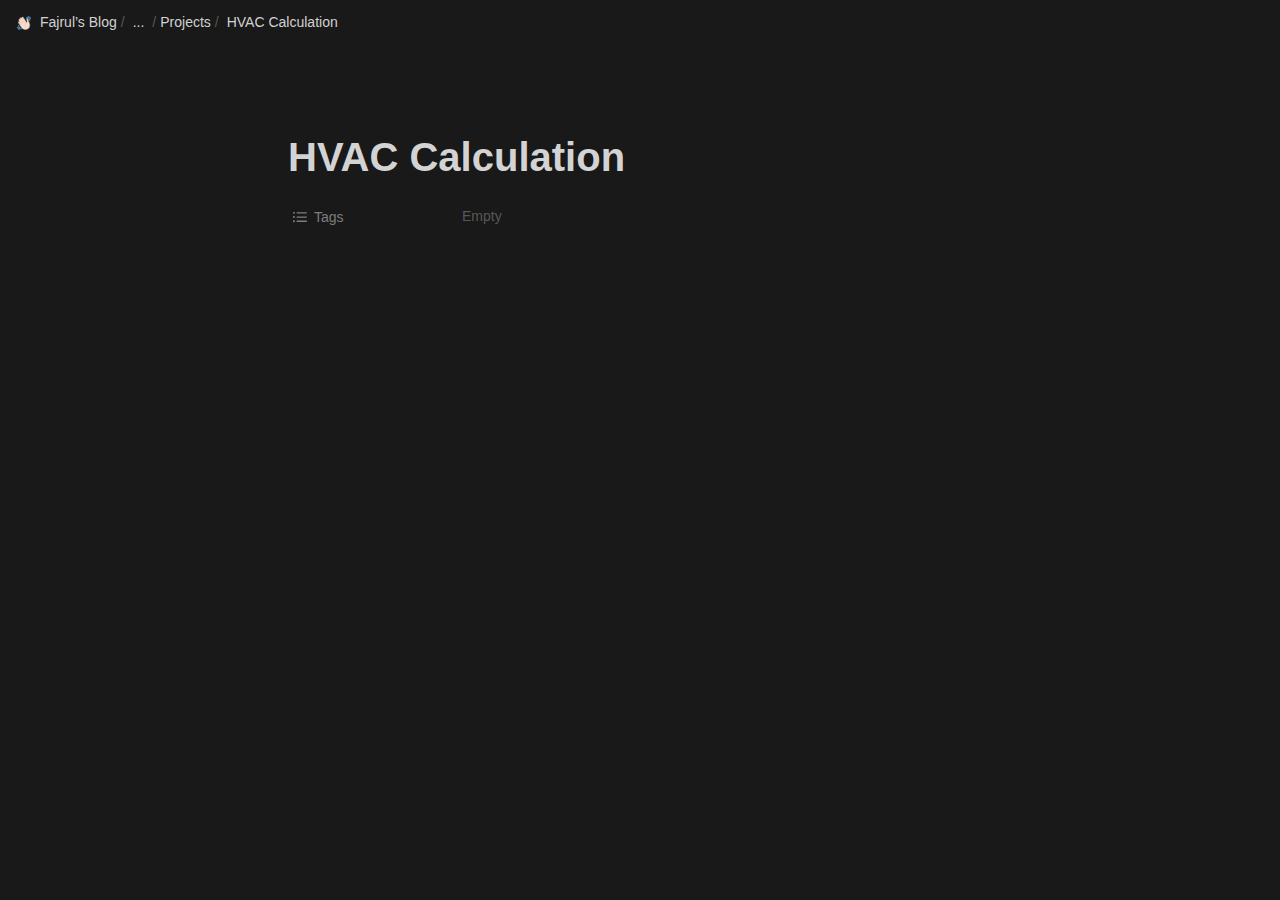
<file: hvac-calculation.html>
<html class="notion-html"><head lang="en"><meta charset="utf-8"/><meta content="width=device-width,height=device-height,initial-scale=1,maximum-scale=1,user-scalable=no,viewport-fit=cover" name="viewport"/><title>HVAC Calculation</title><meta content="en_US" property="og:locale"/><link href="/images/favicon.ico" rel="shortcut icon" type="image/x-icon"/><link href="/images/logo-ios.png" rel="apple-touch-icon"/><meta content="yes" name="apple-mobile-web-app-capable"/><meta content="telephone=no" name="format-detection"/><meta content="no" name="msapplication-tap-highlight"/><link href="e218a1aef6df86309cb95b61e446888efa3b0379.css" media="print" rel="stylesheet"/><link href="87cb8054003093194fca9e8b417296018cbffb68.css" rel="stylesheet"/><meta content="Fajrul Fx's Blog" name="title"/><meta content="Personal website of Fajrul Falah" name="description"/><link href="e1d809d762eeca23edf0cb31bb17bf3c703085f5.css" rel="stylesheet"/><link href="None" rel="icon" sizes="16x16" type="image/png"/></head><body class="notion-body"><style>body{background:#fff}body.dark{background:#191919}@keyframes startup-shimmer-animation{0%{transform:translateX(-100%) translateZ(0)}100%{transform:translateX(100%) translateZ(0)}}@keyframes startup-shimmer-fade-in{0%{opacity:0}100%{opacity:1}}@keyframes startup-spinner-rotate{0%{transform:rotate(0) translateZ(0)}100%{transform:rotate(360deg) translateZ(0)}}#initial-loading-spinner{position:fixed;height:100vh;width:100vw;z-index:-1;display:none;align-items:center;justify-content:center;opacity:.5}#initial-loading-spinner svg{height:24px;width:24px;animation:startup-spinner-rotate 1s linear infinite;transform-origin:center center;pointer-events:none}#skeleton{background:#fff;position:fixed;height:100vh;width:100vw;z-index:-1;display:none;overflow:hidden}#initial-loading-spinner.show,#skeleton.show{display:flex}body.dark #skeleton{background:#191919}.notion-front-page #skeleton,.notion-mobile #skeleton{display:none}#skeleton-sidebar{background-color:#fbfbfa;box-shadow:inset -1px 0 0 0 rgba(0,0,0,.025);display:flex;width:240px;flex-direction:column;padding:12px 14px;overflow:hidden}body.dark #skeleton-sidebar{background-color:#202020;box-shadow:inset -1px 0 0 0 rgba(255,255,255,.05)}#skeleton.isElectron #skeleton-sidebar{padding-top:46px}#skeleton .row{display:flex;margin-bottom:8px;align-items:center}#skeleton .row.fadein{animation:1s ease-in 0s 1 normal both running startup-shimmer-fade-in}#skeleton .chevron{width:12px;height:12px;display:block;margin-right:4px;fill:rgba(227,226,224,.5)}body.dark #skeleton .chevron{fill:#2f2f2f}.startup-shimmer{background:rgba(227,226,224,.5);overflow:hidden;position:relative}body.dark .startup-shimmer{background:#2f2f2f}.startup-shimmer::before{content:"";position:absolute;height:100%;width:100%;z-index:1;animation:1s linear infinite startup-shimmer-animation;background:linear-gradient(90deg,transparent 0,rgba(255,255,255,.4) 50%,transparent 100%)}body.dark .startup-shimmer::before{background:linear-gradient(90deg,transparent 0,rgba(86,86,86,.4) 50%,transparent 100%)}#skeleton .icon{width:20px;height:20px;border-radius:4px}#skeleton .text{height:10px;border-radius:10px}#skeleton .draggable{-webkit-app-region:drag;position:absolute;top:0;left:0;width:100%;height:36px;display:none}#skeleton.isElectron .draggable{display:block}</style><style id="scroll-properties">
			::-webkit-scrollbar {
				width: 10px;
				height: 10px;
			}
			::-webkit-scrollbar {
				background: transparent;
			}
			::-webkit-scrollbar-track {
				background: #EDECE9;
			}
			::-webkit-scrollbar-thumb {
				background:#D3D1CB;
			}
			::-webkit-scrollbar-thumb:hover {
				background:#AEACA6;
			}
		</style><div id="notion-app"><div class="notion-app-inner notion-dark-theme" style='color: rgba(255, 255, 255, 0.81); fill: currentcolor; line-height: 1.5; font-family: ui-sans-serif, -apple-system, BlinkMacSystemFont, "Segoe UI", Helvetica, "Apple Color Emoji", Arial, sans-serif, "Segoe UI Emoji", "Segoe UI Symbol"; -webkit-font-smoothing: auto; background-color: rgb(25, 25, 25);'><div style="height: 100%;"><div class="notion-cursor-listener" style="width: 100vw; height: 100%; position: relative; display: flex; flex: 1 1 0%; background: rgb(25, 25, 25); cursor: text;"><div class="" style="display: flex; flex-direction: column; width: 100%; overflow: hidden;"><div style="max-width: 100vw; z-index: 100; background: rgb(25, 25, 25); user-select: none;"><div class="notion-topbar" style="width: 100%; max-width: 100vw; height: 45px; opacity: 1; transition: opacity 700ms ease 0s, color 700ms ease 0s; position: relative;"><div style="display: flex; justify-content: space-between; align-items: center; overflow: hidden; height: 45px; padding-left: 12px; padding-right: 10px;"><div class="notranslate shadow-cursor-breadcrumb" style="display: flex; align-items: center; line-height: 1.2; font-size: 14px; height: 100%; flex-grow: 0; margin-right: 8px; min-width: 0px;"><div class="notion-selectable notion-page-block" data-block-id="94f06de4-40a2-43b5-95b7-0b3d1c67cacc" style="display: flex; align-items: center; min-width: 0px;"><a href="fajrul-s-blog" rel="noopener noreferrer" style="display: flex; color: rgba(255, 255, 255, 0.81); text-decoration: none; user-select: none; transition: background 20ms ease-in 0s; cursor: pointer; align-items: center; flex-shrink: 1; white-space: nowrap; height: 24px; border-radius: 4px; font-size: inherit; line-height: 1.2; min-width: 0px; padding: 2px;"><div style="display: flex; align-items: center; min-width: 0px;"><div class="notion-record-icon notranslate" style="display: flex; align-items: center; justify-content: center; height: 20px; width: 20px; border-radius: 0.25em; flex-shrink: 0; margin-right: 6px; font-weight: 500;"><div style="display: flex; align-items: center; justify-content: center; height: 20px; width: 20px;"><div style="height: 14px; width: 14px; font-size: 14px; line-height: 1; margin-left: 0px; color: rgb(246, 246, 246);"><img alt="👋🏻" aria-label="👋🏻" class="notion-emoji" src="[data-uri]" style="width: 100%;
height: 100%;
background: url(f87457017f44d1d87f6d662556796277387c1c28.png) 20.339% 86.4407%/6000% 6000%"/></div></div></div><div class="notranslate" style="white-space: nowrap; overflow: hidden; text-overflow: ellipsis; max-width: 160px;">Fajrul’s Blog</div></div></a></div><span style="margin-left: 2px; margin-right: 2px; color: rgba(255, 255, 255, 0.282);">/</span><div style="display: flex; align-items: center; flex-shrink: 0;"><div role="button" style="user-select: none; transition: background 20ms ease-in 0s; cursor: pointer; display: inline-flex; align-items: center; flex-shrink: 0; white-space: nowrap; height: 24px; border-radius: 4px; font-size: 14px; line-height: 1.2; min-width: 0px; padding-left: 6px; padding-right: 6px; color: rgba(255, 255, 255, 0.81);" tabindex="0">...</div><span style="margin-left: 2px; margin-right: 2px; color: rgba(255, 255, 255, 0.282);">/</span></div><div class="notion-selectable notion-collection_view-block" data-block-id="f6dae53a-1b90-4ec1-8bd4-f009a1d19a82" style="display: flex; align-items: center; min-width: 0px;"><a href="f6dae53a1b904ec18bd4f009a1d19a82" rel="noopener noreferrer" style="display: flex; color: rgba(255, 255, 255, 0.81); text-decoration: none; user-select: none; transition: background 20ms ease-in 0s; cursor: pointer; align-items: center; flex-shrink: 1; white-space: nowrap; height: 24px; border-radius: 4px; font-size: inherit; line-height: 1.2; min-width: 0px; padding: 2px;"><div style="display: flex; align-items: center; min-width: 0px;"><div class="notranslate" style="white-space: nowrap; overflow: hidden; text-overflow: ellipsis; max-width: 160px;">Projects</div></div></a></div><span style="margin-left: 2px; margin-right: 2px; color: rgba(255, 255, 255, 0.282);">/</span><div role="button" style="user-select: none; transition: background 20ms ease-in 0s; cursor: pointer; display: inline-flex; align-items: center; flex-shrink: 1; white-space: nowrap; height: 24px; border-radius: 4px; font-size: 14px; line-height: 1.2; min-width: 0px; padding-left: 6px; padding-right: 6px; color: rgba(255, 255, 255, 0.81);" tabindex="0"><div class="notranslate" style="white-space: nowrap; overflow: hidden; text-overflow: ellipsis; max-width: 240px;">HVAC Calculation</div></div></div><div style="flex-grow: 1; flex-shrink: 1;"></div><div role="button" style="user-select: none; transition: background 20ms ease-in 0s; cursor: pointer; display: inline-flex; align-items: center; flex-shrink: 0; white-space: nowrap; height: 28px; border-radius: 4px; font-size: 14px; line-height: 1.2; min-width: 0px; padding-left: 8px; padding-right: 8px; color: rgba(255, 255, 255, 0.81);" tabindex="0"><svg class="searchNew" style="width: 14px; height: 14px; display: block; fill: inherit; flex-shrink: 0; backface-visibility: hidden; margin-right: 6px;" viewBox="0 0 17 17"><path d="M6.78027 13.6729C8.24805 13.6729 9.60156 13.1982 10.709 12.4072L14.875 16.5732C15.0684 16.7666 15.3232 16.8633 15.5957 16.8633C16.167 16.8633 16.5713 16.4238 16.5713 15.8613C16.5713 15.5977 16.4834 15.3516 16.29 15.1582L12.1504 11.0098C13.0205 9.86719 13.5391 8.45215 13.5391 6.91406C13.5391 3.19629 10.498 0.155273 6.78027 0.155273C3.0625 0.155273 0.0214844 3.19629 0.0214844 6.91406C0.0214844 10.6318 3.0625 13.6729 6.78027 13.6729ZM6.78027 12.2139C3.87988 12.2139 1.48047 9.81445 1.48047 6.91406C1.48047 4.01367 3.87988 1.61426 6.78027 1.61426C9.68066 1.61426 12.0801 4.01367 12.0801 6.91406C12.0801 9.81445 9.68066 12.2139 6.78027 12.2139Z"></path></svg>Search</div><div role="button" style="user-select: none; transition: background 20ms ease-in 0s; cursor: pointer; display: flex; align-items: center; justify-content: center; width: 32px; height: 28px; border-radius: 3px;" tabindex="0"><svg class="dots" style="width: 18px; height: 18px; display: block; fill: inherit; flex-shrink: 0; backface-visibility: hidden;" viewBox="0 0 13 3"><g><path d="M3,1.5A1.5,1.5,0,1,1,1.5,0,1.5,1.5,0,0,1,3,1.5Z"></path><path d="M8,1.5A1.5,1.5,0,1,1,6.5,0,1.5,1.5,0,0,1,8,1.5Z"></path><path d="M13,1.5A1.5,1.5,0,1,1,11.5,0,1.5,1.5,0,0,1,13,1.5Z"></path></g></svg></div><div style="flex: 0 0 auto; width: 1px; height: 16px; margin-left: 8px; margin-right: 8px; background: rgba(255, 255, 255, 0.13);"></div><div role="button" style="user-select: none; transition: background 20ms ease-in 0s; cursor: pointer; display: inline-flex; align-items: center; flex-shrink: 0; white-space: nowrap; height: 28px; border-radius: 4px; font-size: 14px; line-height: 1.2; min-width: 0px; padding-left: 8px; padding-right: 8px; color: rgba(255, 255, 255, 0.81);" tabindex="0"><svg class="notionLogo" style="width: 18px; height: 18px; display: block; fill: inherit; flex-shrink: 0; backface-visibility: hidden; margin-right: 6px;" viewBox="0 0 120 126"><path d="M 20.6927 21.9315C 24.5836 25.0924 26.0432 24.8512 33.3492 24.3638L 102.228 20.2279C 103.689 20.2279 102.474 18.7705 101.987 18.5283L 90.5477 10.2586C 88.3558 8.55699 85.4356 6.60818 79.8387 7.09563L 13.1433 11.9602C 10.711 12.2014 10.2251 13.4175 11.1939 14.3924L 20.6927 21.9315ZM 24.8281 37.9835L 24.8281 110.456C 24.8281 114.351 26.7745 115.808 31.1553 115.567L 106.853 111.187C 111.236 110.946 111.724 108.267 111.724 105.103L 111.724 33.1169C 111.724 29.958 110.509 28.2544 107.826 28.4976L 28.721 33.1169C 25.8018 33.3622 24.8281 34.8225 24.8281 37.9835ZM 99.5567 41.8711C 100.042 44.0622 99.5567 46.2512 97.3618 46.4974L 93.7143 47.2241L 93.7143 100.728C 90.5477 102.43 87.6275 103.403 85.1942 103.403C 81.2983 103.403 80.3226 102.186 77.4044 98.54L 53.5471 61.087L 53.5471 97.3239L 61.0964 99.0275C 61.0964 99.0275 61.0964 103.403 55.0057 103.403L 38.2148 104.377C 37.727 103.403 38.2148 100.973 39.9179 100.486L 44.2996 99.2717L 44.2996 51.36L 38.2158 50.8725C 37.728 48.6815 38.9431 45.5225 42.3532 45.2773L 60.3661 44.0631L 85.1942 82.0036L 85.1942 48.4402L 78.864 47.7136C 78.3781 45.0351 80.3226 43.0902 82.7569 42.849L 99.5567 41.8711ZM 7.5434 5.39404L 76.9175 0.285276C 85.4366 -0.445402 87.6285 0.0440428 92.983 3.93368L 115.128 19.4982C 118.782 22.1747 120 22.9034 120 25.8211L 120 111.187C 120 116.537 118.051 119.701 111.237 120.185L 30.6734 125.05C 25.5584 125.294 23.124 124.565 20.4453 121.158L 4.13735 99.9994C 1.21516 96.1048 0 93.191 0 89.7819L 0 13.903C 0 9.5279 1.94945 5.8785 7.5434 5.39404Z"></path></svg>Try Notion</div></div></div><div style="width: calc(100% - 0px); user-select: none;"></div></div><div class="notion-frame" style="flex-grow: 0; flex-shrink: 1; display: flex; flex-direction: column; background: rgb(25, 25, 25); z-index: 1; height: calc(100vh - 45px); max-height: 100%; position: relative; width: 1920px;"><div class="notion-scroller vertical" style="display: flex; flex-direction: column; z-index: 1; flex-grow: 1; position: relative; align-items: center; margin-right: 0px; margin-bottom: 0px; overflow: hidden auto;"><div style="position: absolute; top: 0px; left: 0px;"><div></div></div><div class="whenContentEditable" data-content-editable-root="true" style="caret-color: rgba(255, 255, 255, 0.81); width: 100%; display: flex; flex-direction: column; position: relative; align-items: center; flex-grow: 1; --whenContentEditable--WebkitUserModify:read-write-plaintext-only;"><span style="height: 1px; width: 1px;"></span><div class="pseudoSelection" contenteditable="false" data-content-editable-void="true" style="user-select: none; --pseudoSelection--background:transparent; width: 100%; display: flex; flex-direction: column; align-items: center; flex-shrink: 0; flex-grow: 0; z-index: 2;"></div><div style="width: 100%; display: flex; justify-content: center; z-index: 3; flex-shrink: 0;"><div style="max-width: 100%; min-width: 0px; width: 900px;"><div style="width: 100%; display: flex; flex-direction: column; align-items: center; flex-shrink: 0; flex-grow: 0;"><div style="max-width: 100%; padding-left: calc(96px + env(safe-area-inset-left)); width: 100%;"><div class="pseudoSelection" contenteditable="false" data-content-editable-void="true" style="user-select: none; --pseudoSelection--background:transparent; pointer-events: none;"><div class="notion-page-controls" style='display: flex; justify-content: flex-start; flex-wrap: wrap; margin-top: 80px; margin-bottom: 4px; margin-left: -1px; color: rgba(255, 255, 255, 0.282); font-family: ui-sans-serif, -apple-system, BlinkMacSystemFont, "Segoe UI", Helvetica, "Apple Color Emoji", Arial, sans-serif, "Segoe UI Emoji", "Segoe UI Symbol"; height: 24px; pointer-events: auto;'></div></div><div style="padding-right: calc(96px + env(safe-area-inset-right));"><div><div class="notion-selectable notion-page-block" data-block-id="45d5c3d4-a71d-4e12-8d81-955f932e0707" style='color: rgba(255, 255, 255, 0.81); font-weight: 700; line-height: 1.2; font-size: 40px; font-family: ui-sans-serif, -apple-system, BlinkMacSystemFont, "Segoe UI", Helvetica, "Apple Color Emoji", Arial, sans-serif, "Segoe UI Emoji", "Segoe UI Symbol"; cursor: text; display: flex; align-items: center;'><div contenteditable="false" data-content-editable-leaf="true" placeholder="Untitled" spellcheck="true" style="max-width: 100%; width: 100%; white-space: pre-wrap; word-break: break-word; caret-color: rgba(255, 255, 255, 0.81); padding: 3px 2px;">HVAC Calculation</div></div><div style="margin-left: 4px;"></div></div></div></div></div><div style="width: 100%; display: flex; flex-direction: column; align-items: center; flex-shrink: 0; flex-grow: 0;"><div contenteditable="false" data-content-editable-void="true" style="padding-left: calc(96px + env(safe-area-inset-left)); padding-right: calc(96px + env(safe-area-inset-right)); max-width: 100%; width: 100%;"><div style="width: 100%; font-size: 14px;"><div style="width: 100%; max-width: 100%; padding: 8px 0px; margin: 0px auto;"><div style="width: 100%; max-width: 100%; padding-top: 8px; margin: 0px auto;"><div style="padding-bottom: 8px;"><div style="margin: 0px;"><div><div style="display: flex; padding-bottom: 4px; width: 100%;"><div style="display: flex; align-items: center; height: 34px; width: 160px; flex: 0 0 auto; color: rgba(255, 255, 255, 0.443);"><div aria-disabled="true" role="button" style="user-select: none; transition: background 20ms ease-in 0s; cursor: default; display: flex; align-items: center; height: 100%; width: 100%; border-radius: 3px; padding: 0px 6px;" tabindex="-1"><div style="display: flex; align-items: center; line-height: 120%; min-width: 0px; font-size: 14px;"><div style="margin-right: 6px;"><svg class="typesMultipleSelect" style="width: 16px; height: 16px; display: block; fill: rgba(255, 255, 255, 0.443); flex-shrink: 0; backface-visibility: hidden;" viewBox="0 0 16 16"><path d="M1.91602 4.83789C2.44238 4.83789 2.87305 4.40723 2.87305 3.87402C2.87305 3.34766 2.44238 2.91699 1.91602 2.91699C1.38281 2.91699 0.952148 3.34766 0.952148 3.87402C0.952148 4.40723 1.38281 4.83789 1.91602 4.83789ZM5.1084 4.52344H14.3984C14.7607 4.52344 15.0479 4.23633 15.0479 3.87402C15.0479 3.51172 14.7607 3.22461 14.3984 3.22461H5.1084C4.74609 3.22461 4.45898 3.51172 4.45898 3.87402C4.45898 4.23633 4.74609 4.52344 5.1084 4.52344ZM1.91602 9.03516C2.44238 9.03516 2.87305 8.60449 2.87305 8.07129C2.87305 7.54492 2.44238 7.11426 1.91602 7.11426C1.38281 7.11426 0.952148 7.54492 0.952148 8.07129C0.952148 8.60449 1.38281 9.03516 1.91602 9.03516ZM5.1084 8.7207H14.3984C14.7607 8.7207 15.0479 8.43359 15.0479 8.07129C15.0479 7.70898 14.7607 7.42188 14.3984 7.42188H5.1084C4.74609 7.42188 4.45898 7.70898 4.45898 8.07129C4.45898 8.43359 4.74609 8.7207 5.1084 8.7207ZM1.91602 13.2324C2.44238 13.2324 2.87305 12.8018 2.87305 12.2686C2.87305 11.7422 2.44238 11.3115 1.91602 11.3115C1.38281 11.3115 0.952148 11.7422 0.952148 12.2686C0.952148 12.8018 1.38281 13.2324 1.91602 13.2324ZM5.1084 12.918H14.3984C14.7607 12.918 15.0479 12.6309 15.0479 12.2686C15.0479 11.9062 14.7607 11.6191 14.3984 11.6191H5.1084C4.74609 11.6191 4.45898 11.9062 4.45898 12.2686C4.45898 12.6309 4.74609 12.918 5.1084 12.918Z"></path></svg></div><div style="white-space: nowrap; overflow: hidden; text-overflow: ellipsis;">Tags</div></div></div></div><div style="display: flex; margin-left: 4px; height: 100%; flex: 1 1 auto; flex-direction: column; min-width: 0px;"><div style="display: flex; align-items: center; margin-left: 4px; height: 100%; flex: 1 1 auto; min-width: 0px;"><div aria-disabled="true" role="button" style="user-select: none; transition: background 20ms ease-in 0s; cursor: default; display: inline-block; align-items: center; border-radius: 3px; width: 100%; min-height: 34px; padding: 6px 8px 7px; font-size: 14px; overflow: hidden; color: rgba(255, 255, 255, 0.282);" tabindex="-1"><div>Empty</div></div></div></div></div></div></div></div></div></div></div><div style="width: 100%; height: 1px; background: rgba(255, 255, 255, 0.094); margin-bottom: 8px;"></div></div></div></div></div><main style="display: flex; width: 100%; justify-content: center; padding-top: 5px;"><div style="max-width: 100%; min-width: 0px; width: 900px;"><div class="notion-page-content" style="flex-shrink: 0; flex-grow: 1; max-width: 100%; display: flex; align-items: flex-start; flex-direction: column; font-size: 16px; line-height: 1.5; width: 100%; z-index: 4; padding-bottom: 15vh; padding-left: calc(96px + env(safe-area-inset-left)); padding-right: calc(96px + env(safe-area-inset-right));"></div></div><div contenteditable="false" data-content-editable-void="true" style="width: 0px;"><div style="display: none; flex-shrink: 0; pointer-events: none; width: 0px; position: absolute; right: 192px; opacity: 0;"><div style="display: flex; flex-direction: column; padding: 5px 16px; width: 340px; flex-shrink: 0; height: 100%; position: relative; pointer-events: none; z-index: 1;"><div style="position: absolute; pointer-events: none; width: 100%; height: 100%; top: -5px; background: linear-gradient(rgb(25, 25, 25) 0px, rgba(25, 25, 25, 0) 15px);"></div></div></div></div></main><span style="height: 1px; width: 1px;"></span></div><div class="notion-presence-container" style="position: absolute; top: 0px; left: 0px; z-index: 89;"><div></div></div></div></div></div><div class="notion-peek-renderer" style="position: fixed; top: 0px; right: 0px; bottom: 0px; width: 960px; z-index: 109; transform: translateX(960px) translateZ(0px);"></div></div></div></div></div><script src="1172e9111a5fb396bcb8a05870b5eabf8abf221c.js" type="text/javascript"></script><div style="width: env(safe-area-inset-bottom);"></div></body></html>
</file>
<file: e218a1aef6df86309cb95b61e446888efa3b0379.css>
html, body, #notion-app {
    height: auto !important;
    overflow: auto !important;
    font-size: 14px !important;
    -webkit-print-color-adjust: exact;
    padding: 0 !important;
    margin: 0 !important
    }
.notion-help-button, .notion-print-ignore, .notion-overlay-container, .notion-sidebar-container, .notion-presence-container, .notion-topbar, .notion-topbar-export-popup, .notion-selectable-halo, .notion-help-button, .notion-page-controls {
    display: none !important
    }
.notion-frame {
    width: 100% !important;
    height: auto !important;
    border: none !important;
    padding: 0 !important;
    margin: 0 !important;
    -webkit-print-color-adjust: exact
    }
.notion-scroller {
    height: auto !important;
    width: 100% !important;
    max-height: none !important;
    max-width: none !important;
    overflow: visible !important;
    padding: 0 !important;
    margin: 0 !important;
    /* Remove the extra padding when the screen is wide. */
    display: block !important
    }
html {
    height: auto !important;
    overflow: auto !important;
    font-size: 14px !important
    }
.notion-invoice {
    height: auto !important
    }
.notion-code-block > div {
    white-space: normal !important
    }
.notion-selectable {
    page-break-inside: avoid;
    -webkit-region-break-inside: avoid;
    position: relative;
    overflow: initial;
    min-height: 0;
    max-width: none !important
    }
.notion-page-content {
    display: block !important;
    width: 100% !important;
    position: relative;
    overflow: initial;
    min-height: 0
    }
@page {
    size: auto;
    margin: 20mm 0 20mm 0
    }
.notion-table-content {
    padding: 0 !important
    }
</file>
<file: 87cb8054003093194fca9e8b417296018cbffb68.css>
/*!****************************************************************************!*\
  !*** css ./node_modules/css-loader/dist/cjs.js!./src/client/css/fonts.css ***!
  \****************************************************************************/
@font-face {
    font-family: "Lyon-Text";
    src: url(lyon-text-regular-3be84b20b1d9ff1e3456b0a220ae449b.woff);
    font-style: normal;
    font-weight: 400
    }
@font-face {
    font-family: "Lyon-Text";
    src: url(lyon-text-regular-italic-437d32a42fc5b8268bb4a1e0cc8b363f.woff);
    font-style: italic;
    font-weight: 400
    }
@font-face {
    font-family: "Lyon-Text";
    src: url(lyon-text-semibold-acb7f110189034ff6a1afa4b730be0ed.woff);
    font-style: normal;
    font-weight: 600
    }
@font-face {
    font-family: "Lyon-Text";
    src: url(lyon-text-semibold-italic-1f81a2f93060f05edd7f078ac91f25e6.woff);
    font-style: italic;
    font-weight: 600
    }
@font-face {
    font-family: "iawriter-mono";
    src: url(iawriter-mono-regular-4b73d071988a4f1cd2283524716ad970.woff);
    font-style: normal;
    font-weight: 400
    }
@font-face {
    font-family: "iawriter-mono";
    src: url(iawriter-mono-italic-d5d3224c1377168e261efc6aa0ce89c6.woff);
    font-style: italic;
    font-weight: 400
    }
@font-face {
    font-family: "iawriter-mono";
    src: url(iawriter-mono-bold-eb96a5e539892d26cf8b0cb2367e3580.woff);
    font-style: normal;
    font-weight: 600
    }
@font-face {
    font-family: "iawriter-mono";
    src: url(iawriter-mono-bold-italic-743b231fa82483406c79a00fa1f12fe8.woff);
    font-style: italic;
    font-weight: 600
    }
@font-face {
    font-family: "inter";
    src: url(inter-ui-regular-3ae6a7d3890c33d857fc00bd2e4c4820.woff);
    font-style: normal;
    font-weight: 400
    }
@font-face {
    font-family: "inter";
    src: url(inter-ui-medium-95b8a98959d1af9ab432d7ffe295ef94.woff);
    font-style: normal;
    font-weight: 500
    }
@font-face {
    font-family: "inter";
    src: url(inter-ui-semibold-19b57197b819695d334b9961ee41910e.woff);
    font-style: normal;
    font-weight: 600
    }
@font-face {
    font-family: "inter";
    src: url(inter-ui-bold-001893789f7f342b520f29ac8af7d6ca.woff);
    font-style: normal;
    font-weight: 700
    }
@font-face {
    font-family: "permanent-marker";
    src: url(permanent-marker-a6d62939e7c920a184ddddcf4149e62c.woff);
    font-style: normal;
    font-weight: 400
    }
/*!****************************************************************************!*\
  !*** css ./node_modules/css-loader/dist/cjs.js!./src/client/css/katex.css ***!
  \****************************************************************************/
.notion-frame .katex-display .katex {
    padding-right: 32px
    }
/* Make KaTeX responsive to smaller screens */
.notion-frame .katex > .katex-html {
    white-space: normal
    }
.notion-frame .katex-display .base {
    margin-top: 2px;
    margin-bottom: 2px
    }
.notion-frame .notion-text-equation-token .katex {
    /* katex.css sets this to 1.2, which causes baseline jitter. */
    line-height: 1
    }
/*!********************************************************************************!*\
  !*** css ./node_modules/css-loader/dist/cjs.js!./src/client/css/normalize.css ***!
  \********************************************************************************/
/*! normalize.css v3.0.2 | MIT License | git.io/normalize */
/**
 * 1. Set default font family to sans-serif.
 * 2. Prevent iOS text size adjust after orientation change, without disabling
 *    user zoom.
 */
html {
    font-family: sans-serif;
    /* 1 */
    -ms-text-size-adjust: 100%;
    /* 2 */
    -webkit-text-size-adjust: 100%;
    /* 2 */
    }
/**
 * Remove default margin.
 */
body {
    margin: 0
    }
/* HTML5 display definitions
   ========================================================================== */
/**
 * Correct `block` display not defined for any HTML5 element in IE 8/9.
 * Correct `block` display not defined for `details` or `summary` in IE 10/11
 * and Firefox.
 * Correct `block` display not defined for `main` in IE 11.
 */
article, aside, details, figcaption, figure, footer, header, hgroup, main, menu, nav, section, summary {
    display: block
    }
/**
 * 1. Correct `inline-block` display not defined in IE 8/9.
 * 2. Normalize vertical alignment of `progress` in Chrome, Firefox, and Opera.
 */
audio, canvas, progress, video {
    display: inline-block;
    /* 1 */
    vertical-align: baseline;
    /* 2 */
    }
/**
 * Prevent modern browsers from displaying `audio` without controls.
 * Remove excess height in iOS 5 devices.
 */
audio:not([controls]) {
    display: none;
    height: 0
    }
/**
 * Address `[hidden]` styling not present in IE 8/9/10.
 * Hide the `template` element in IE 8/9/11, Safari, and Firefox < 22.
 */
[hidden], template {
    display: none
    }
/* Links
   ========================================================================== */
/**
 * Remove the gray background color from active links in IE 10.
 */
a {
    background-color: transparent
    }
/**
 * Improve readability when hovered and also mouse hovered in all browsers.
 */
a:active, a:hover {
    outline: 0
    }
/* Text-level semantics
   ========================================================================== */
/**
 * Address styling not present in IE 8/9/10/11, Safari, and Chrome.
 */
abbr[title] {
    border-bottom: 1px dotted
    }
/**
 * Address style set to `bolder` in Firefox 4+, Safari, and Chrome.
 */
b, strong {
    font-weight: bold
    }
/**
 * Address styling not present in Safari and Chrome.
 */
dfn {
    font-style: italic
    }
/**
 * Address variable `h1` font-size and margin within `section` and `article`
 * contexts in Firefox 4+, Safari, and Chrome.
 */
h1 {
    font-size: 2em;
    margin: 0.67em 0
    }
/**
 * Address styling not present in IE 8/9.
 */
mark {
    background: #ff0;
    color: #000
    }
/**
 * Address inconsistent and variable font size in all browsers.
 */
small {
    font-size: 80%
    }
/**
 * Prevent `sub` and `sup` affecting `line-height` in all browsers.
 */
sub, sup {
    font-size: 75%;
    line-height: 0;
    position: relative;
    vertical-align: baseline
    }
sup {
    top: -0.5em
    }
sub {
    bottom: -0.25em
    }
/* Embedded content
   ========================================================================== */
/**
 * Remove border when inside `a` element in IE 8/9/10.
 */
img {
    border: 0
    }
/* Grouping content
   ========================================================================== */
/**
 * Address margin not present in IE 8/9 and Safari.
 */
figure {
    margin: 1em 40px
    }
/**
 * Address differences between Firefox and other browsers.
 */
hr {
    -moz-box-sizing: content-box;
    box-sizing: content-box;
    height: 0
    }
/**
 * Contain overflow in all browsers.
 */
/*pre {
  overflow: auto;
}*/
/**
 * Address odd `em`-unit font size rendering in all browsers.
 */
code, kbd, pre, samp {
    font-family: inherit
    }
/* Forms
   ========================================================================== */
/**
 * Known limitation: by default, Chrome and Safari on OS X allow very limited
 * styling of `select`, unless a `border` property is set.
 */
/**
 * 1. Correct color not being inherited.
 *    Known issue: affects color of disabled elements.
 * 2. Correct font properties not being inherited.
 * 3. Address margins set differently in Firefox 4+, Safari, and Chrome.
 */
button, input, optgroup, select, textarea {
    color: inherit;
    /* 1 */
    font: inherit;
    /* 2 */
    margin: 0;
    /* 3 */
    }
/**
 * Address `overflow` set to `hidden` in IE 8/9/10/11.
 */
button {
    overflow: visible
    }
/**
 * Address inconsistent `text-transform` inheritance for `button` and `select`.
 * All other form control elements do not inherit `text-transform` values.
 * Correct `button` style inheritance in Firefox, IE 8/9/10/11, and Opera.
 * Correct `select` style inheritance in Firefox.
 */
button, select {
    text-transform: none
    }
/**
 * 1. Avoid the WebKit bug in Android 4.0.* where (2) destroys native `audio`
 *    and `video` controls.
 * 2. Correct inability to style clickable `input` types in iOS.
 * 3. Improve usability and consistency of cursor style between image-type
 *    `input` and others.
 */
button, html input[type="button"], /* 1 */input[type="reset"], input[type="submit"] {
    -webkit-appearance: button;
    /* 2 */
    cursor: pointer;
    /* 3 */
    }
/**
 * Re-set default cursor for disabled elements.
 */
button[disabled], html input[disabled] {
    cursor: default
    }
/**
 * Remove inner padding and border in Firefox 4+.
 */
button::-moz-focus-inner, input::-moz-focus-inner {
    border: 0;
    padding: 0
    }
/**
 * Address Firefox 4+ setting `line-height` on `input` using `!important` in
 * the UA stylesheet.
 */
/*
input {
  line-height: normal;
}*/
/**
 * It's recommended that you don't attempt to style these elements.
 * Firefox's implementation doesn't respect box-sizing, padding, or width.
 *
 * 1. Address box sizing set to `content-box` in IE 8/9/10.
 * 2. Remove excess padding in IE 8/9/10.
 */
input[type="checkbox"], input[type="radio"] {
    box-sizing: border-box;
    /* 1 */
    padding: 0;
    /* 2 */
    }
/**
 * Fix the cursor style for Chrome's increment/decrement buttons. For certain
 * `font-size` values of the `input`, it causes the cursor style of the
 * decrement button to change from `default` to `text`.
 */
input[type="number"]::-webkit-inner-spin-button, input[type="number"]::-webkit-outer-spin-button {
    height: auto
    }
/**
 * 1. Address `appearance` set to `searchfield` in Safari and Chrome.
 * 2. Address `box-sizing` set to `border-box` in Safari and Chrome
 *    (include `-moz` to future-proof).
 */
input[type="search"] {
    -webkit-appearance: textfield;
    /* 1 */
    -moz-box-sizing: content-box;
    -webkit-box-sizing: content-box;
    /* 2 */
    box-sizing: content-box
    }
/**
 * Remove inner padding and search cancel button in Safari and Chrome on OS X.
 * Safari (but not Chrome) clips the cancel button when the search input has
 * padding (and `textfield` appearance).
 */
input[type="search"]::-webkit-search-cancel-button, input[type="search"]::-webkit-search-decoration {
    -webkit-appearance: none
    }
/**
 * Define consistent border, margin, and padding.
 */
fieldset {
    border: 1px solid #c0c0c0;
    margin: 0 2px;
    padding: 0.35em 0.625em 0.75em
    }
/**
 * 1. Correct `color` not being inherited in IE 8/9/10/11.
 * 2. Remove padding so people aren't caught out if they zero out fieldsets.
 */
legend {
    border: 0;
    /* 1 */
    padding: 0;
    /* 2 */
    }
/**
 * Remove default vertical scrollbar in IE 8/9/10/11.
 */
textarea {
    overflow: auto
    }
/**
 * Don't inherit the `font-weight` (applied by a rule above).
 * NOTE: the default cannot safely be changed in Chrome and Safari on OS X.
 */
optgroup {
    font-weight: bold
    }
/* Tables
   ========================================================================== */
/**
 * Remove most spacing between table cells.
 */
table {
    border-collapse: collapse;
    border-spacing: 0
    }
td, th {
    padding: 0
    }
/*!*****************************************************************************!*\
  !*** css ./node_modules/css-loader/dist/cjs.js!./src/client/css/notion.css ***!
  \*****************************************************************************/
/* ==================================================================== */
/* Hover Feedback */
/* ==================================================================== */
.notion-link {
    transition: 100ms ease-in
    }
.notion-link:hover {
    color: #eb5757 !important;
    /* Front red color. */
    }
.notion-link-ai-version {
    transition: 100ms ease-in
    }
.notion-link-ai-version:hover {
    color: #ca59ff !important;
    /* AI Version purple color. */
    }
.notion-ai-icon {
    transition: 100ms ease-in
    }
.notion-ai-icon:hover {
    filter: brightness(1.3)
    }
.notion-mobile-tapping {
    opacity: 0.6
    }
.notion-reminder.notion-enable-hover:hover {
    text-decoration: underline
    }
.notion-token-remove-button:hover {
    opacity: 0.8
    }
.notion-notion-external-object, .notion-page-mention-token {
    box-shadow: 0 0 0 3px rgba(148, 148, 148, 0)
    }
.notion-page-mention-token.notion-enable-hover:hover, .notion-external-object-token.notion-enable-hover:hover {
    cursor: pointer !important;
    background: rgba(148, 148, 148, 0.15);
    box-shadow: 0 0 0 3px rgba(148, 148, 148, 0.15);
    border-radius: 1px
    }
/* required to correctly highlight the icons within a page/external object
mention token. */
.notion-page-mention-token::selection, .notion-external-object-token::selection {
    background: rgba(35, 131, 226, 0.14)
    }
/* ==================================================================== */
/* Focus Feedback */
/* ==================================================================== */
.notion-focusable-within:focus-within {
    box-shadow: rgba(35, 131, 226, 0.57) 0 0 0 1px inset, rgba(35, 131, 226, 0.35) 0 0 0 2px !important
    }
/* Focusable tokens inside the editor should show focus ring */
.notion-focusable-token:focus-visible {
    box-shadow: rgba(35, 131, 226, 0.57) 0 0 0 1px inset, rgba(35, 131, 226, 0.35) 0 0 0 2px !important
    }
/* ==================================================================== */
/* Cursor */
/* ==================================================================== */
.notion-cursor-default {
    cursor: default
    }
.notion-cursor-pointer {
    cursor: pointer
    }
.notion-sidebar-container, .notion-topbar {
    cursor: default
    }
.notion-disable-local-cursor .notion-sidebar-container, .notion-disable-local-cursor .notion-topbar, .notion-disable-local-cursor .notion-cursor-default, .notion-disable-local-cursor .notion-cursor-pointer {
    cursor: inherit
    }
.notion-disable-webkit-user-select, .notion-disable-webkit-user-select * {
    -webkit-user-select: none
    }
#notion-app a {
    cursor: inherit
    }
/* ==================================================================== */
/* Animation */
/* ==================================================================== */
/* TODO(pm-announcement): Remove after launch */
.pm-announcement-modal-fadein {
    animation: fadein ease-in 1s;
    animation-fill-mode: both
    }
.notion-fadein {
    animation: fadein ease-in 330ms
    }
.notion-fadein-fast {
    animation: fadein ease-in 230ms
    }
.notion-fadein-slow {
    animation: fadein ease-in 600ms
    }
@keyframes fadein {
    from {
        opacity: 0;
        } to {
        opacity: 1;
        }
    }
/* ==================================================================== */
/* Overwrite for CodeBlock */
/* ==================================================================== */
.line-numbers .line-numbers-rows {
    border-right: none !important
    }
.line-numbers-rows > span:before {
    color: #ccc !important
    }
/* ==================================================================== */
/* Mobile.
/* ==================================================================== */
.notion-mobile * {
    /* Remove the tap highlight */
    -webkit-tap-highlight-color: transparent
    }
/* - Disable the bouncy scrolling in OSX. */
/* - Let the main scroller to handle scrolling */
html.notion-html, body.notion-body, #notion-app {
    height: 100vh;
    overflow: hidden;
    position: relative;
    background-color: transparent
    }
.notion-app-inner {
    height: 100%
    }
html.notion-mobile:not(.notion-front-page) div:not([contenteditable]) {
    -webkit-user-select: none
    }
html.notion-mobile:not(.notion-front-page) body:not(.notion-disable-webkit-user-select) [contenteditable] {
    -webkit-user-select: text
    }
/* Front page allow the scroll bounce */
html.notion-front-page, html.notion-front-page body, html.notion-front-page #notion-app {
    height: initial;
    overflow-x: initial;
    overflow-y: initial;
    background: #fffefc;
    /* Same as front bg in colors.ts */
    }
/* Disable scroll */
html.notion-front-page body.disable-scroll {
    overflow: hidden
    }
html.notion-front-page .notion-app-inner {
    height: initial
    }
/* ==================================================================== */
/* Contenteditable placeholders.
/* ==================================================================== */
[contenteditable]:empty:after {
    content: attr(placeholder)
    }
/* ==================================================================== */
/* Intercom.
/* ==================================================================== */
#intercom-container {
    /* On top of OverlayContainer. */
    z-index: 1000 !important
    }
/* ==================================================================== */
/* Prism.
/* ==================================================================== */
.token.operator.operator {
    background: transparent
    }
/* ==================================================================== */
/* Box.
/* ==================================================================== */
/* testid data attribute is the wrapper for the picker element
	.be-app-element is the content element*/
#box-app-container > div {
    position: absolute;
    background: rgba(255, 255, 255, 0.5);
    height: 100vh;
    width: 100vw;
    z-index: 1000;
    top: 0;
    display: flex;
    align-items: center;
    justify-content: center
    }
#box-app-container .be-app-element {
    width: calc(100% - 150px);
    height: calc(100% - 150px);
    background: white;
    max-width: 1150px;
    max-height: 620px
    }
/* ==================================================================== */
/* Loading Spinner.
/* ==================================================================== */
.loading-spinner {
    -webkit-animation: rotate 1000ms linear infinite;
    animation: rotate 1000ms linear infinite;
    -webkit-transform-origin: center center;
    transform-origin: center center;
    width: 1em;
    height: 1em;
    opacity: 0.5;
    display: block;
    pointer-events: none
    }
@-webkit-keyframes rotate {
    0% {
        -webkit-transform: rotate(0deg) translateZ(0);
        transform: rotate(0deg) translateZ(0);
        } 100% {
        -webkit-transform: rotate(360deg) translateZ(0);
        transform: rotate(360deg) translateZ(0);
        }
    }
@keyframes rotate {
    0% {
        -webkit-transform: rotate(0deg) translateZ(0);
        transform: rotate(0deg) translateZ(0);
        } 100% {
        -webkit-transform: rotate(360deg) translateZ(0);
        transform: rotate(360deg) translateZ(0);
        }
    }
/* ==================================================================== */
/* Loading Dots (For AI).
/* ==================================================================== */
.loading-dots {
    display: flex;
    align-items: center;
    justify-content: center;
    gap: 2px;
    width: 16px;
    height: 16px
    }
.loading-dot {
    width: 4px;
    height: 4px;
    opacity: 0.4;
    background-color: #a782c3;
    border-radius: 100%;
    animation-duration: 0.5s;
    animation-name: dotdance;
    animation-iteration-count: infinite;
    animation-direction: alternate;
    animation-timing-function: cubic-bezier(0.11, 0, 0.5, 0)
    }
.loading-dots .loading-dot:nth-child(1) {
    animation-delay: 0.2s
    }
.loading-dots .loading-dot:nth-child(2) {
    animation-delay: 0.4s
    }
.loading-dots .loading-dot:nth-child(3) {
    animation-delay: 0.6s
    }
@keyframes dotdance {
    0% {
        transform: translateY(0);
        opacity: 0.4;
        } 100% {
        transform: translateY(2px);
        opacity: 0.9;
        }
    }
/* ==================================================================== */
/* Sync spinner.
/* ==================================================================== */
.sync-spinner {
    -webkit-animation: rotate 2500ms linear infinite;
    animation: rotate 2500ms linear infinite;
    -webkit-transform-origin: center center;
    transform-origin: center center;
    display: block;
    pointer-events: none
    }
/* ==================================================================== */
/* Sidebar loading skeleton shimmer
/* ==================================================================== */
.notion-shimmer {
    overflow: hidden;
    position: relative;
    z-index: 0
    }
.notion-shimmer::before {
    content: "";
    position: absolute;
    height: 100%;
    width: 100%;
    z-index: 1;
    animation: 1s linear infinite shimmer
    }
.notion-light-theme .notion-shimmer::before {
    background: linear-gradient(90deg, rgba(255, 255, 255, 0) 0%, rgba(255, 255, 255, 0.4) 50%, rgba(255, 255, 255, 0) 100%)
    }
.notion-dark-theme .notion-shimmer::before {
    background: linear-gradient(90deg, rgba(86, 86, 86, 0) 0%, rgba(86, 86, 86, 0.4) 50%, rgba(86, 86, 86, 0) 100%)
    }
@keyframes shimmer {
    0% {
        transform: translateX(-100%);
        } 100% {
        transform: translateX(100%);
        }
    }
/* ==================================================================== */
/* input range
/* ==================================================================== */
input[type="range"] {
    /* Hide the default slider so we can customize */
    -webkit-appearance: none;
    background: transparent
    }
/* Webkit (Chrome, Safari, etc.) */
input[type="range"]::-webkit-slider-thumb {
    /* Hide the default slider thumb so we can customize */
    -webkit-appearance: none;
    box-shadow: 0 1px 4px rgba(0, 0, 0, 0.25);
    height: 14px;
    width: 14px;
    border-radius: 50%;
    cursor: pointer;
    -webkit-appearance: none;
    margin-top: -4px
    }
/* Firefox */
input[type="range"]::-moz-range-thumb {
    /* Hide the default slider thumb so we can customize */
    -webkit-appearance: none;
    box-shadow: 0 1px 4px rgba(0, 0, 0, 0.25);
    height: 14px;
    width: 14px;
    border-radius: 50%;
    cursor: pointer;
    -webkit-appearance: none;
    margin-top: -4px
    }
/* Webkit (Chrome, Safari, etc.) */
input[type="range"]::-webkit-slider-runnable-track {
    -webkit-appearance: none;
    width: 100%;
    height: 6px;
    border-radius: 10px;
    cursor: pointer
    }
/* Firefox */
input[type="range"]::-moz-range-track {
    width: 100%;
    height: 6px;
    border-radius: 10px;
    cursor: pointer
    }
/* ==================================================================== */
/* Front pages.
/* ==================================================================== */
.notion-quote {
    position: relative
    }
.notion-quote::before {
    content: "“";
    position: absolute;
    left: -0.5em;
    opacity: 0.6
    }
.notion-quote::after {
    content: "”";
    margin-left: 0.1em;
    opacity: 0.6
    }
@media only screen and (max-width: 1020px) {
    .br-desktop {
        display: none
        }
    }
/* ==================================================================== */
/* Admin.
/* ==================================================================== */
.pretty-json-container .variable-value > * > * {
    cursor: pointer !important
    }
/* ==================================================================== */
/* Editor force select hack (see Editable.tsx).
/* ==================================================================== */
.editor-force-select {
    user-select: auto !important;
    -webkit-user-select: auto !important;
    -moz-user-select: auto !important
    }
/* ==================================================================== */
/* width-max-content polyfill.
/* ==================================================================== */
.width-max-content {
    width: max-content;
    width: -moz-max-content;
    /* Firefox/Gecko */
    width: -webkit-max-content;
    /* Chrome */
    }
/* ==================================================================== */
/* hidden.
/* ==================================================================== */
.hidden {
    display: none !important
    }
/* ==================================================================== */
/* input-hide-arrows.
/* ==================================================================== */
/* Chrome, Safari, Edge, Opera */
input.input-hide-arrows::-webkit-outer-spin-button, input.input-hide-arrows::-webkit-inner-spin-button {
    -webkit-appearance: none;
    margin: 0
    }
/* Firefox */
input[type="number"].input-hide-arrows {
    -moz-appearance: textfield
    }
@keyframes leftOrRight {
    from {
        left: -50%;
        } to {
        left: 250%;
        }
    }
/* ==================================================================== */
/* Customizable class utilities.
 * see shared/cssHelpers.ts
 *
 * Use css variables to customize styles for pesudoselectors we
 * can't easily target from inline style properties.
 *
 * Each class defined below should be added to CustomizableClasses in cssHelpers.ts.
 * For each CSS property, use var(`--${className}--${propertyName}`) as the value.
 *
 * We use camelCase names here so they're easier to write in Typescript.
 * TODO: use something like linaria to automate this shenanigans.
/* ==================================================================== */
/** Conditional style when self is contentEditable */
/** Conditional style when a content-editable root is editable */
/** Conditional style when an element is or is inside a focused contentEditable. */
/** Conditional styles for :after when we are composing text */
/*!*************************************************************************************!*\
  !*** css ./node_modules/css-loader/dist/cjs.js!./src/client/css/react-datetime.css ***!
  \*************************************************************************************/
/*!
 * https://github.com/arqex/react-datetime
 */
.rdt {
    position: relative;
    -webkit-user-select: none
    }
.rdtPicker {
    display: none;
    position: absolute;
    width: 100%;
    margin-top: 1px;
    background: #fff;
    box-shadow: 0 1px 3px rgba(0, 0, 0, 0.1)
    }
.rdtOpen .rdtPicker {
    display: block
    }
.rdtStatic .rdtPicker {
    box-shadow: none;
    position: static
    }
.rdtPicker .rdtTimeToggle {
    text-align: center
    }
.rdtPicker table {
    width: 100%;
    margin: 0
    }
.rdtPicker td, .rdtPicker th {
    text-align: center;
    height: 28px
    }
.rdtPicker td.rdtDay:hover, .rdtPicker td.rdtToday:hover, .rdtPicker td.rdtHour:hover, .rdtPicker td.rdtMinute:hover, .rdtPicker td.rdtSecond:hover, .rdtPicker .rdtTimeToggle:hover {
    background: #eee;
    cursor: pointer
    }
.rdtPicker td.rdtOld, .rdtPicker td.rdtNew {
    color: #999
    }
.rdtPicker td.rdtToday {
    position: relative
    }
.rdtPicker td.rdtToday:before {
    content: "";
    display: inline-block;
    border-left: 7px solid transparent;
    border-bottom: 7px solid #428bca;
    border-top-color: rgba(0, 0, 0, 0.2);
    position: absolute;
    bottom: 4px;
    right: 4px
    }
.rdtPicker td.rdtActive, .rdtPicker td.rdtActive:hover {
    background-color: #428bca;
    color: #fff;
    text-shadow: 0 -1px 0 rgba(0, 0, 0, 0.25)
    }
.rdtPicker td.rdtActive.rdtToday:before {
    border-bottom-color: #fff
    }
.rdtPicker td.rdtDisabled, .rdtPicker td.rdtDisabled:hover {
    background: none;
    color: #999;
    cursor: not-allowed
    }
.rdtPicker td span.rdtOld {
    color: #999
    }
.rdtPicker td span.rdtDisabled, .rdtPicker td span.rdtDisabled:hover {
    background: none;
    color: #999;
    cursor: not-allowed
    }
.rdtPicker .dow {
    width: 14.2857%;
    border-bottom: none
    }
.rdtPicker th.rdtSwitch {
    width: 100px
    }
.rdtPicker th.rdtNext, .rdtPicker th.rdtPrev {
    font-size: 21px;
    vertical-align: top
    }
.rdtPicker th.rdtDisabled, .rdtPicker th.rdtDisabled:hover {
    background: none;
    color: #999;
    cursor: not-allowed
    }
.rdtPicker thead tr:first-child th {
    cursor: pointer
    }
.rdtPicker thead tr:first-child th:hover {
    background: #eee
    }
.rdtPicker tfoot {
    border-top: 1px solid #f9f9f9
    }
.rdtPicker button {
    border: none;
    background: none;
    cursor: pointer
    }
.rdtPicker button:hover {
    background-color: #eee
    }
.rdtPicker thead button {
    width: 100%;
    height: 100%
    }
td.rdtMonth, td.rdtYear {
    height: 50px;
    width: 25%;
    cursor: pointer
    }
td.rdtMonth:hover, td.rdtYear:hover {
    background: #eee
    }
.rdtCounters {
    display: inline-block
    }
.rdtCounters > div {
    float: left
    }
.rdtCounter {
    height: 100px
    }
.rdtCounter {
    width: 40px
    }
.rdtCounterSeparator {
    line-height: 100px
    }
.rdtCounter .rdtBtn {
    height: 40%;
    line-height: 40px;
    cursor: pointer
    }
.rdtCounter .rdtBtn:hover {
    background: #eee
    }
.rdtCounter .rdtCount {
    height: 20%;
    font-size: 1.2em
    }
.rdtMilli {
    vertical-align: middle;
    padding-left: 8px;
    width: 48px
    }
.rdtMilli input {
    width: 100%;
    font-size: 1.2em;
    margin-top: 37px
    }
/*!****************************************************************************!*\
  !*** css ./node_modules/css-loader/dist/cjs.js!./src/client/css/reset.css ***!
  \****************************************************************************/
*, *:focus {
    outline: 0
    }
* {
    box-sizing: border-box
    }
table > tr {
    vertical-align: top
    }
/* Input placeholder style. Match the opacity with style/base.ts .*/
::-webkit-input-placeholder {
    /* Safari, Chrome and Opera */
    color: inherit;
    opacity: 0.375
    }
::-webkit-contacts-auto-fill-button {
    visibility: hidden;
    display: none !important;
    pointer-events: none;
    position: absolute;
    right: 0
    }
:-moz-placeholder {
    /* Firefox 18- */
    color: inherit;
    opacity: 0.375
    }
::-moz-placeholder {
    /* Firefox 19+ */
    color: inherit;
    opacity: 0.375
    }
:-ms-input-placeholder {
    /* IE 10+ */
    color: inherit;
    opacity: 0.375
    }
::-ms-input-placeholder {
    /* Edge */
    color: inherit;
    opacity: 0.375
    }
*::selection {
    /* Notion brand blue */
    background: rgba(35, 131, 226, 0.28)
    }
/**
 * Safari 16.4 applies the ::selection pseudo-element to selectable
 * blocks that are part of the user's selection, which makes
 * it look like the user is making both a block selection *and* a
 * multi-text selection.  This ensures that the selectable blocks
 * don't appear selected in this case.
 *
 * (Note that actual block selections will still appear normally, as
 * that styling is done through a completely different code path.)
 */
.notion-selectable::selection {
    background: transparent
    }
#notion-app b {
    font-weight: 600
    }
[contenteditable] {
    -webkit-tap-highlight-color: transparent
    }
/*!*******************************************************************************!*\
  !*** css ./node_modules/css-loader/dist/cjs.js!./src/client/css/tutorial.css ***!
  \*******************************************************************************/
@keyframes pulse-ring {
    0% {
        transform: scale(0.33);
        } 80%, 100% {
        opacity: 0;
        }
    }
@keyframes pulse-dot {
    0% {
        transform: scale(0.8);
        } 50% {
        transform: scale(1);
        } 100% {
        transform: scale(0.8);
        }
    }
@keyframes bounce-left {
    0% {
        transform: translateX(-200%);
        } 25% {
        transform: translateX(-199%);
        } 100% {
        transform: translateX(0%);
        }
    }
/*!********************************************************************************!*\
  !*** css ./node_modules/css-loader/dist/cjs.js!./src/client/css/keyframes.css ***!
  \********************************************************************************/
/* Onboarding animations */
@keyframes pulsing-button-border {
    0% {
        border-color: rgba(35, 131, 226, 1);
        } 50% {
        border-color: rgba(35, 131, 226, 0);
        } 100% {
        border-color: rgba(35, 131, 226, 1);
        }
    }
@keyframes pulsing-button {
    0% {
        filter: brightness(1);
        } 50% {
        filter: brightness(1.15);
        } 100% {
        filter: brightness(1);
        }
    }
@keyframes shake {
    0% {
        margin-left: 0rem;
        } 25% {
        margin-left: 0.2rem;
        } 75% {
        margin-left: -0.2rem;
        } 100% {
        margin-left: 0rem;
        }
    }
@keyframes fadeIn {
    0% {
        opacity: 0;
        } 100% {
        opacity: 1;
        }
    }
/*!****************************************************************************!*\
  !*** css ./node_modules/css-loader/dist/cjs.js!./src/client/css/front.css ***!
  \****************************************************************************/
.front-fadein-slow {
    animation: fadein ease-in 500ms
    }
.front-fadein-fast {
    animation: fadein ease-in 150ms
    }
/*!*************************************************************************************!*\
  !*** css ./node_modules/css-loader/dist/cjs.js!./src/client/css/hide-scrollbar.css ***!
  \*************************************************************************************/
/**
 * Utility to hide scrollbars while retaining scroll functionality.
 * This can't be done with React inline styles because of the
 * ::-webkit-scrollbar pseudo-element selector.
*/
.hide-scrollbar {
    /* Hide scrollbars in IE 10+. */
    -ms-overflow-style: none;
    /* Hide scrollbar in FF. */
    scrollbar-width: none
    }
/* Hide scrollbar for Chrome/Safari/Webkit browsers. */
.hide-scrollbar::-webkit-scrollbar {
    width: 0 !important;
    height: 0 !important
    }
/*!****************************************************************************!*\
  !*** css ./node_modules/css-loader/dist/cjs.js!./src/client/css/prism.css ***!
  \****************************************************************************/
/* WARNING: This is a generated file. Do not touch! */
/* Run `notion build-prism` to rebuild. */
/**
 * prism.js default theme for JavaScript, CSS and HTML
 * Based on dabblet (http://dabblet.com)
 * @author Lea Verou
 */
.notion-light-theme code[class*="language-"], .notion-light-theme pre[class*="language-"] {
    color: black;
    background: none;
    text-shadow: 0 1px white;
    font-family: Consolas, Monaco, "Andale Mono", "Ubuntu Mono", monospace;
    font-size: 1em;
    text-align: left;
    white-space: pre;
    word-spacing: normal;
    word-break: normal;
    word-wrap: normal;
    line-height: 1.5;
    -moz-tab-size: 4;
    -o-tab-size: 4;
    tab-size: 4;
    -webkit-hyphens: none;
    -moz-hyphens: none;
    -ms-hyphens: none;
    hyphens: none
    }
.notion-light-theme pre[class*="language-"]::-moz-selection, .notion-light-theme pre[class*="language-"] ::-moz-selection, .notion-light-theme code[class*="language-"]::-moz-selection, .notion-light-theme code[class*="language-"] ::-moz-selection {
    text-shadow: none;
    background: #b3d4fc
    }
.notion-light-theme pre[class*="language-"]::selection, .notion-light-theme pre[class*="language-"] ::selection, .notion-light-theme code[class*="language-"]::selection, .notion-light-theme code[class*="language-"] ::selection {
    text-shadow: none;
    background: #b3d4fc
    }
@media print {
    .notion-light-theme code[class*="language-"], .notion-light-theme pre[class*="language-"] {
        text-shadow: none
        }
    }
/* Code blocks */
.notion-light-theme pre[class*="language-"] {
    padding: 1em;
    margin: 0.5em 0;
    overflow: auto
    }
.notion-light-theme :not(pre) > code[class*="language-"], .notion-light-theme pre[class*="language-"] {
    background: #f5f2f0
    }
/* Inline code */
.notion-light-theme :not(pre) > code[class*="language-"] {
    padding: 0.1em;
    border-radius: 0.3em;
    white-space: normal
    }
.notion-light-theme .token.comment, .notion-light-theme .token.prolog, .notion-light-theme .token.doctype, .notion-light-theme .token.cdata {
    color: slategray
    }
.notion-light-theme .token.punctuation {
    color: #999
    }
.notion-light-theme .token.namespace {
    opacity: 0.7
    }
.notion-light-theme .token.property, .notion-light-theme .token.tag, .notion-light-theme .token.boolean, .notion-light-theme .token.number, .notion-light-theme .token.constant, .notion-light-theme .token.symbol, .notion-light-theme .token.deleted, .notion-light-theme .token.deleted + .token.line {
    color: #905
    }
.notion-light-theme .token.selector, .notion-light-theme .token.attr-name, .notion-light-theme .token.string, .notion-light-theme .token.char, .notion-light-theme .token.builtin, .notion-light-theme .token.inserted, .notion-light-theme .token.inserted + .token.line {
    color: #690
    }
.notion-light-theme .token.operator, .notion-light-theme .token.entity, .notion-light-theme .token.url, .notion-light-theme .language-css .token.string, .notion-light-theme .style .token.string {
    color: #9a6e3a;
    /* This background color was intended by the author of this theme. */
    background: hsla(0, 0%, 100%, 0.5)
    }
.notion-light-theme .token.atrule, .notion-light-theme .token.attr-value, .notion-light-theme .token.keyword {
    color: #07a
    }
.notion-light-theme .token.function, .notion-light-theme .token.class-name {
    color: #DD4A68
    }
.notion-light-theme .token.regex, .notion-light-theme .token.important, .notion-light-theme .token.variable {
    color: #e90
    }
.notion-light-theme .token.important, .notion-light-theme .token.bold {
    font-weight: bold
    }
.notion-light-theme .token.italic {
    font-style: italic
    }
.notion-light-theme .token.entity {
    cursor: help
    }
/**
 * prism.js Dark theme for JavaScript, CSS and HTML
 * Based on the slides of the talk “/Reg(exp){2}lained/”
 * @author Lea Verou
 */
.notion-dark-theme code[class*="language-"], .notion-dark-theme pre[class*="language-"] {
    color: white;
    background: none;
    text-shadow: 0 -0.1em 0.2em black;
    font-family: Consolas, Monaco, "Andale Mono", "Ubuntu Mono", monospace;
    font-size: 1em;
    text-align: left;
    white-space: pre;
    word-spacing: normal;
    word-break: normal;
    word-wrap: normal;
    line-height: 1.5;
    -moz-tab-size: 4;
    -o-tab-size: 4;
    tab-size: 4;
    -webkit-hyphens: none;
    -moz-hyphens: none;
    -ms-hyphens: none;
    hyphens: none
    }
@media print {
    .notion-dark-theme code[class*="language-"], .notion-dark-theme pre[class*="language-"] {
        text-shadow: none
        }
    }
.notion-dark-theme pre[class*="language-"], .notion-dark-theme :not(pre) > code[class*="language-"] {
    background: hsl(30, 20%, 25%)
    }
/* Code blocks */
.notion-dark-theme pre[class*="language-"] {
    padding: 1em;
    margin: 0.5em 0;
    overflow: auto;
    border: 0.3em solid hsl(30, 20%, 40%);
    border-radius: 0.5em;
    box-shadow: 1px 1px 0.5em black inset
    }
/* Inline code */
.notion-dark-theme :not(pre) > code[class*="language-"] {
    padding: 0.15em 0.2em 0.05em;
    border-radius: 0.3em;
    border: 0.13em solid hsl(30, 20%, 40%);
    box-shadow: 1px 1px 0.3em -0.1em black inset;
    white-space: normal
    }
.notion-dark-theme .token.comment, .notion-dark-theme .token.prolog, .notion-dark-theme .token.doctype, .notion-dark-theme .token.cdata {
    color: hsl(30, 20%, 50%)
    }
.notion-dark-theme .token.punctuation {
    opacity: 0.7
    }
.notion-dark-theme .token.namespace {
    opacity: 0.7
    }
.notion-dark-theme .token.property, .notion-dark-theme .token.tag, .notion-dark-theme .token.boolean, .notion-dark-theme .token.number, .notion-dark-theme .token.constant, .notion-dark-theme .token.symbol {
    color: hsl(350, 40%, 70%)
    }
.notion-dark-theme .token.selector, .notion-dark-theme .token.attr-name, .notion-dark-theme .token.string, .notion-dark-theme .token.char, .notion-dark-theme .token.builtin, .notion-dark-theme .token.inserted, .notion-dark-theme .token.inserted + .token.line {
    color: hsl(75, 70%, 60%)
    }
.notion-dark-theme .token.operator, .notion-dark-theme .token.entity, .notion-dark-theme .token.url, .notion-dark-theme .language-css .token.string, .notion-dark-theme .style .token.string, .notion-dark-theme .token.variable {
    color: hsl(40, 90%, 60%)
    }
.notion-dark-theme .token.atrule, .notion-dark-theme .token.attr-value, .notion-dark-theme .token.keyword {
    color: hsl(350, 40%, 70%)
    }
.notion-dark-theme .token.regex, .notion-dark-theme .token.important {
    color: #e90
    }
.notion-dark-theme .token.important, .notion-dark-theme .token.bold {
    font-weight: bold
    }
.notion-dark-theme .token.italic {
    font-style: italic
    }
.notion-dark-theme .token.entity {
    cursor: help
    }
.notion-dark-theme .token.deleted, .notion-dark-theme .token.deleted + .token.line {
    color: red
    }
/*!********************************************************************************!*\
  !*** css ./node_modules/css-loader/dist/cjs.js!./src/client/css/react-pdf.css ***!
  \********************************************************************************/
.react-pdf__Page {
    padding-bottom: 8px
    }
.react-pdf__Page__textContent {
    position: absolute;
    top: 0 !important;
    left: 0 !important;
    transform: none !important;
    cursor: text
    }
</file>
<file: e1d809d762eeca23edf0cb31bb17bf3c703085f5.css>
/* enables hover effect on buttons */
div[role="button"]:not(.notion-record-icon):hover {
  background: rgba(55, 53, 47, 0.08);
}

/* hides loading spinners */
.loading-spinner {
  display: none !important;
}

/* hides elements on the top right (search box, duplicate, notion shortcut) */
.notion-topbar > div > div:not(:first-child) {
  display: none !important;
}

/* stops inline databases from overflowing horizontally */
.notion-frame {
  max-width: 100%;
  width: 100vw !important;
}

.notion-selectable {
  max-width: 100% !important;
}

.notion-scroller .notion-collection_view-block {
  width: 100% !important;
  max-width: 100% !important;
}

/* Resizes inlines databases */
.notion-scroller .notion-collection_view-block > div,
.notion-scroller .notion-collection_view-block > div > div > div,
.notion-scroller .notion-collection_view-block .notion-list-view,
.notion-scroller .notion-collection_view-block .notion-gallery-view,
.notion-scroller .notion-collection_view-block .notion-table-view,
.notion-scroller .notion-collection_view-block .notion-board-view,
.notion-scroller .notion-collection_view-block .notion-calendar-view {
  max-width: 100% !important;
  padding-left: unset !important;
  padding-right: unset !important;
}

/* pull alias arrows back inline */
svg.alias {
  display: inline-block !important;
  height: auto !important;
}

/* stops text from overflowing past max-width on bookmark blocks; */
.notion-bookmark-block div {
  white-space: unset !important;
}

/* fixes oversized page properties on Safari */
.notion-scroller
  > div:nth-child(2):not(.notion-page-content)
  > div:not([data-block-id])
  div:not(.notion-page-details-controls) {
  height: auto !important;
}

/* fixes possible stray header on tables */
.notion-collection_view_page-block > div:first-child {
  transform: unset !important;
}

/* fixes oversize icons in inline page links */
a[data-token-index] svg.page {
  height: auto !important;
}

/* mobile fixes */
@media only screen and (max-width: 960px) {
  /* normalizes banner / page title width */
  .notion-scroller > div:not([class]),
  .notion-scroller > div > div:not([class]) {
    width: 90% !important;
    margin: 0 auto;
    max-width: 960px !important;
    padding-left: 0 !important;
    padding-right: 0 !important;
  }

  /* normalizes content width */
  .notion-page-content,
  .notion-page-content > .notion-collection_view-block,
  .notion-page-content > .notion-collection_view-block > div,
  .notion-page-content > .notion-collection_view-block > .notion-scroller > div {
    width: 90vw !important;
    margin: 0 auto;
    /* max-width: unset !important; */
    padding-right: 0 !important;
    padding-left: 0 !important;
  }

  /* add padding to banner, but not to image */
  .notion-frame > .notion-scroller > div:first-child > div:last-child {
    padding-right: 2em !important;
    padding-left: 2em !important;
  }

  /* add padding to content */
  .notion-scroller > div:not([class]):not(:first-child),
  .notion-scroller > .notion-page-content,
  .notion-frame > .notion-scroller > .notion-scroller > .notion-list-view,
  .notion-frame > .notion-scroller > .notion-scroller > .notion-gallery-view,
  .notion-frame > .notion-scroller > .notion-scroller > .notion-table-view,
  .notion-frame > .notion-scroller > .notion-scroller > .notion-board-view,
  .notion-frame > .notion-scroller > .notion-scroller > .notion-calendar-view {
    padding-right: 2em !important;
    padding-left: 2em !important;
    flex-wrap: wrap
  }

  /* collapses flex rows into columns */
  .notion-column_list-block > div {
    flex-direction: column;
  }
  .notion-column_list-block > div > * {
    width: unset !important;
  }

  /* forces gallery to wrap around pages */
  .notion-gallery-view {
    width: 100vw;
  }

  /* enable horizontal scroll for lists and tables on mobile */
  .notion-collection-item > a {
    overflow: visible !important;
  }
  .notion-collection-item > a > div {
    width: unset !important;
  }
  .notion-scroller.horizontal {
    overflow-x: scroll;
  }

  /* makes the top border on overflowing list reach the full width of the list */
  .notion-list-view > .notion-collection_view_page-block {
    width: fit-content;
  }

  .notion-scroller
  > div:nth-child(2):not(.notion-page-content)
  > div:not([data-block-id])
  div:not(.notion-page-details-controls) {
  padding-left: 0!important;
  padding-right: 0!important;
}
}

.pseudoAfter:after {
  color: var(--pseudoAfter--color);
  content: var(--pseudoAfter--content);
  border: var(--pseudoAfter--border);
  width: var(--pseudoAfter--width);
  height: var(--pseudoAfter--height);
  display: var(--pseudoAfter--display);
  background: var(--pseudoAfter--background);
}

.pseudoBefore:before {
  color: var(--pseudoBefore--color);
  content: var(--pseudoBefore--content);
  border: var(--pseudoBefore--border);
  width: var(--pseudoBefore--width);
  height: var(--pseudoBefore--height);
  display: var(--pseudoBefore--display) !important;
  background: var(--pseudoBefore--background);
}

.pseudoSelection ::selection {
  color: var(--pseudoSelection--color);
  background: var(--pseudoSelection--background);
  text-shadow: var(--pseudoSelection--textShadow);
}
</file>
